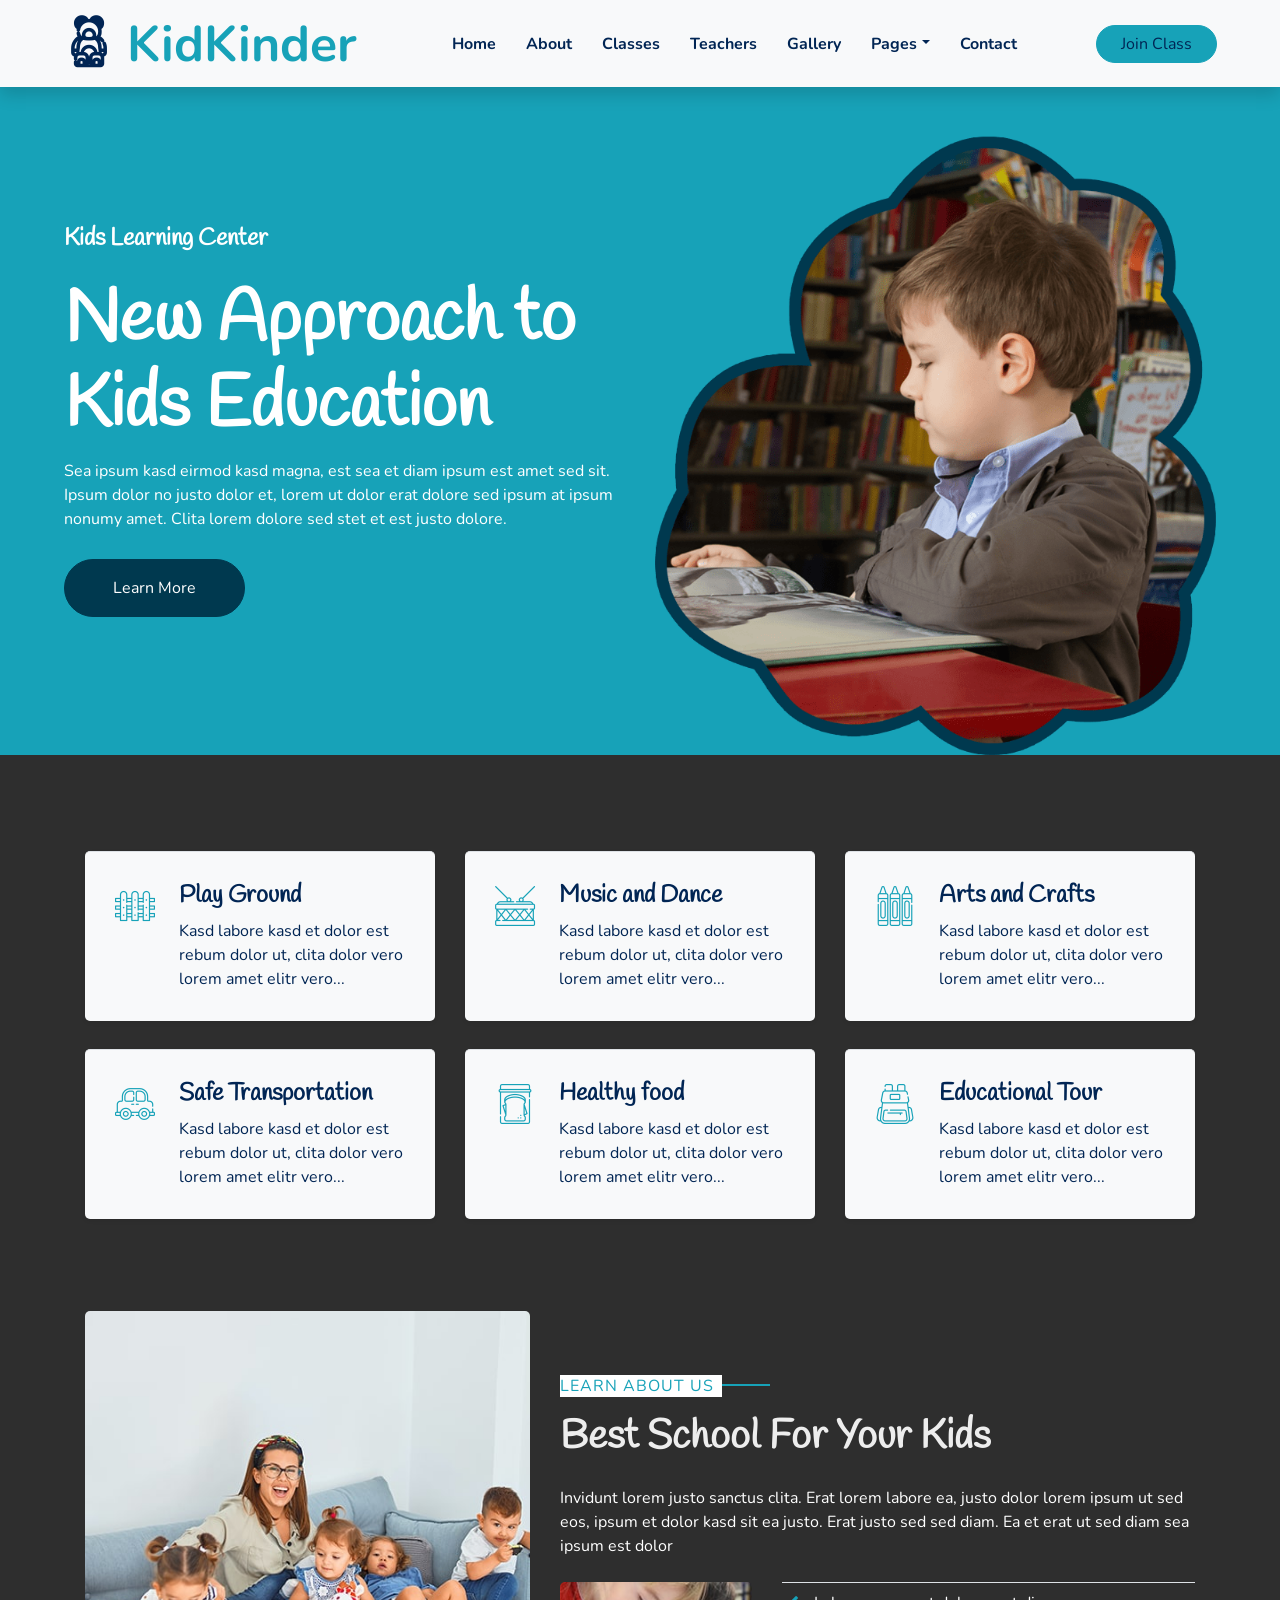
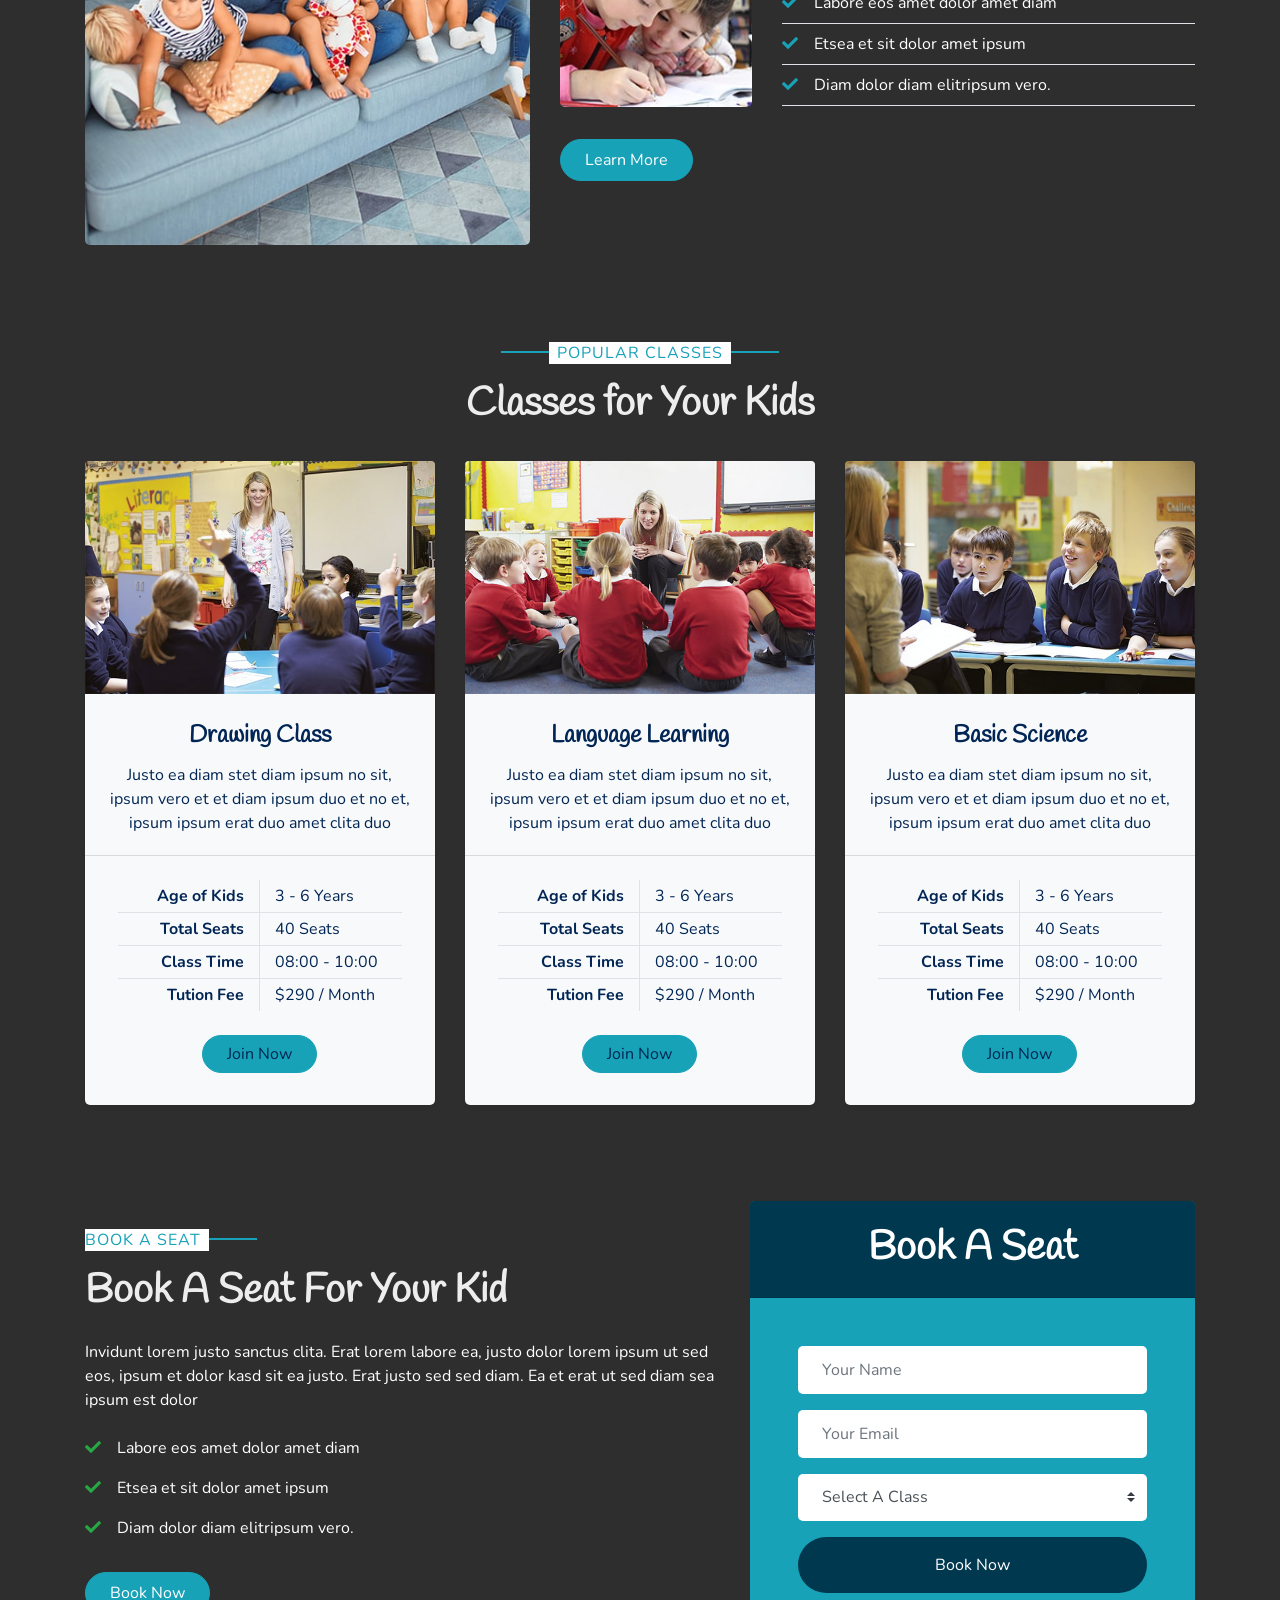
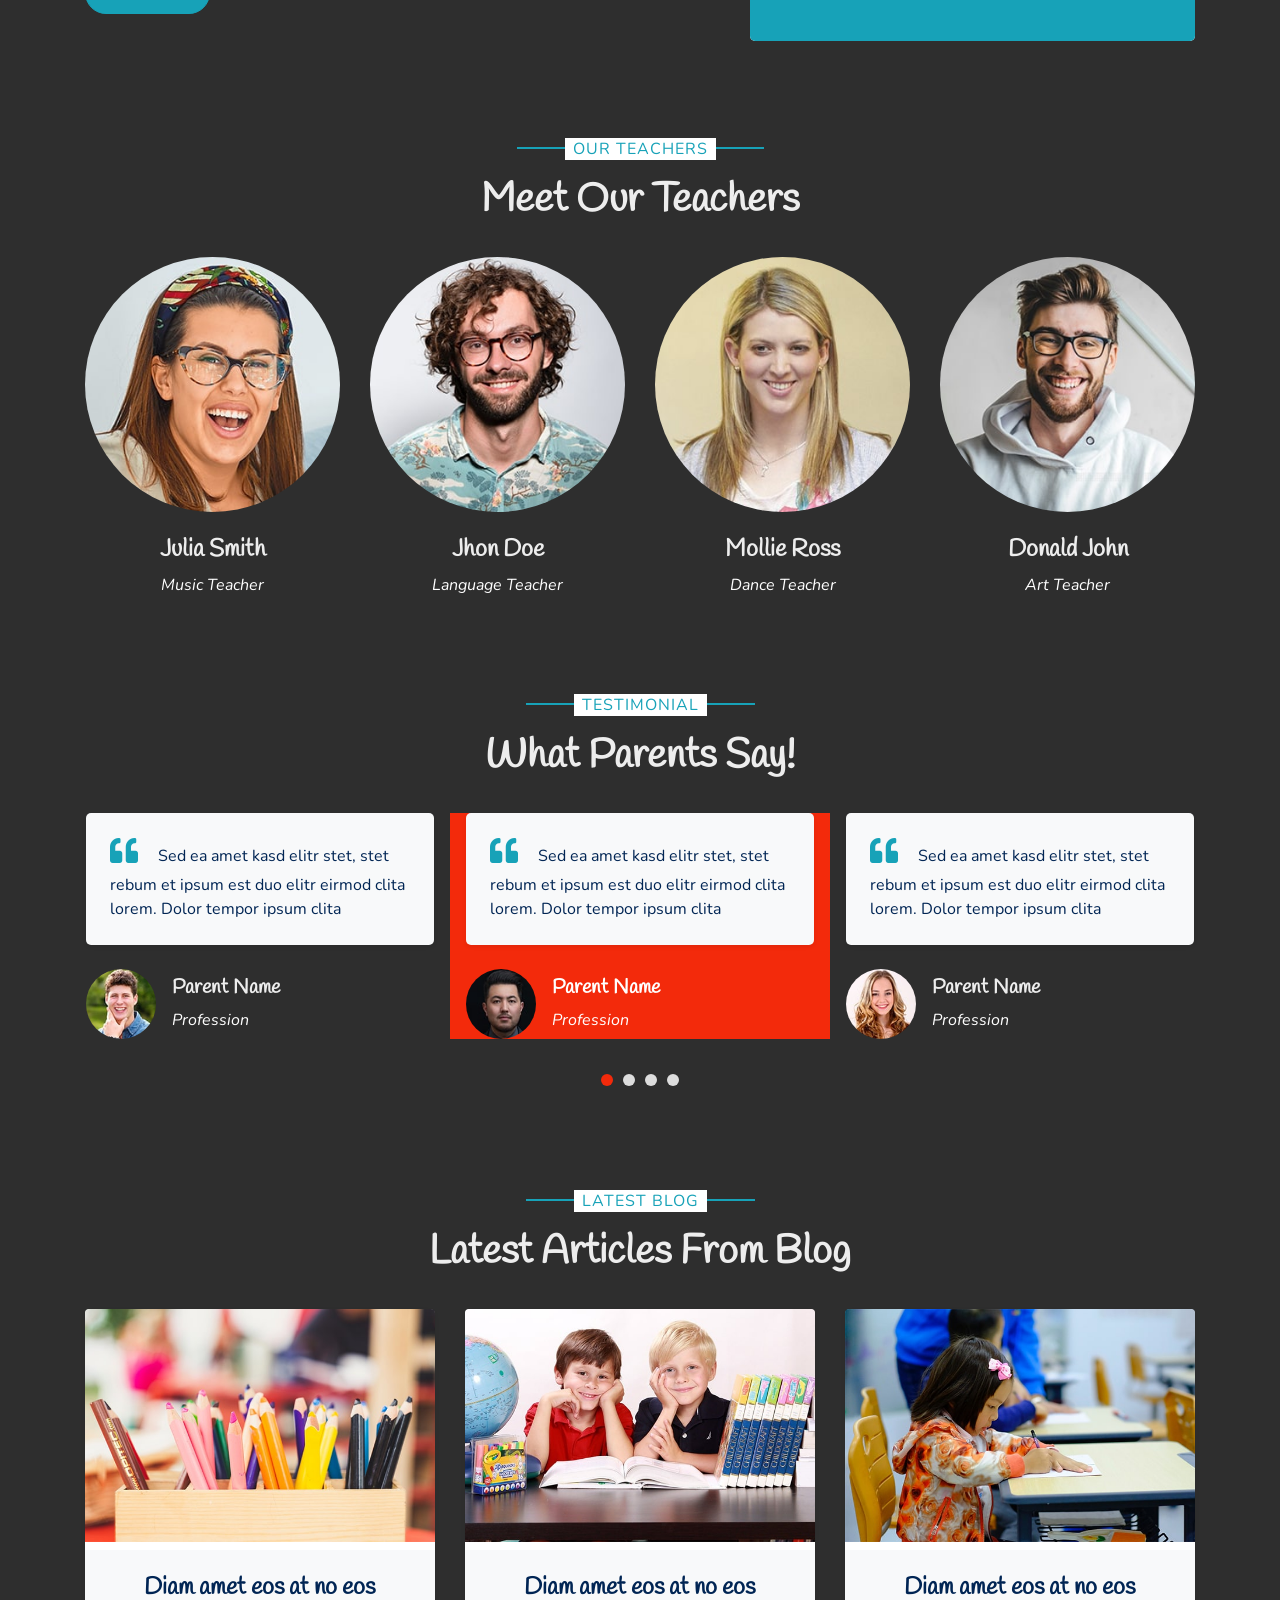
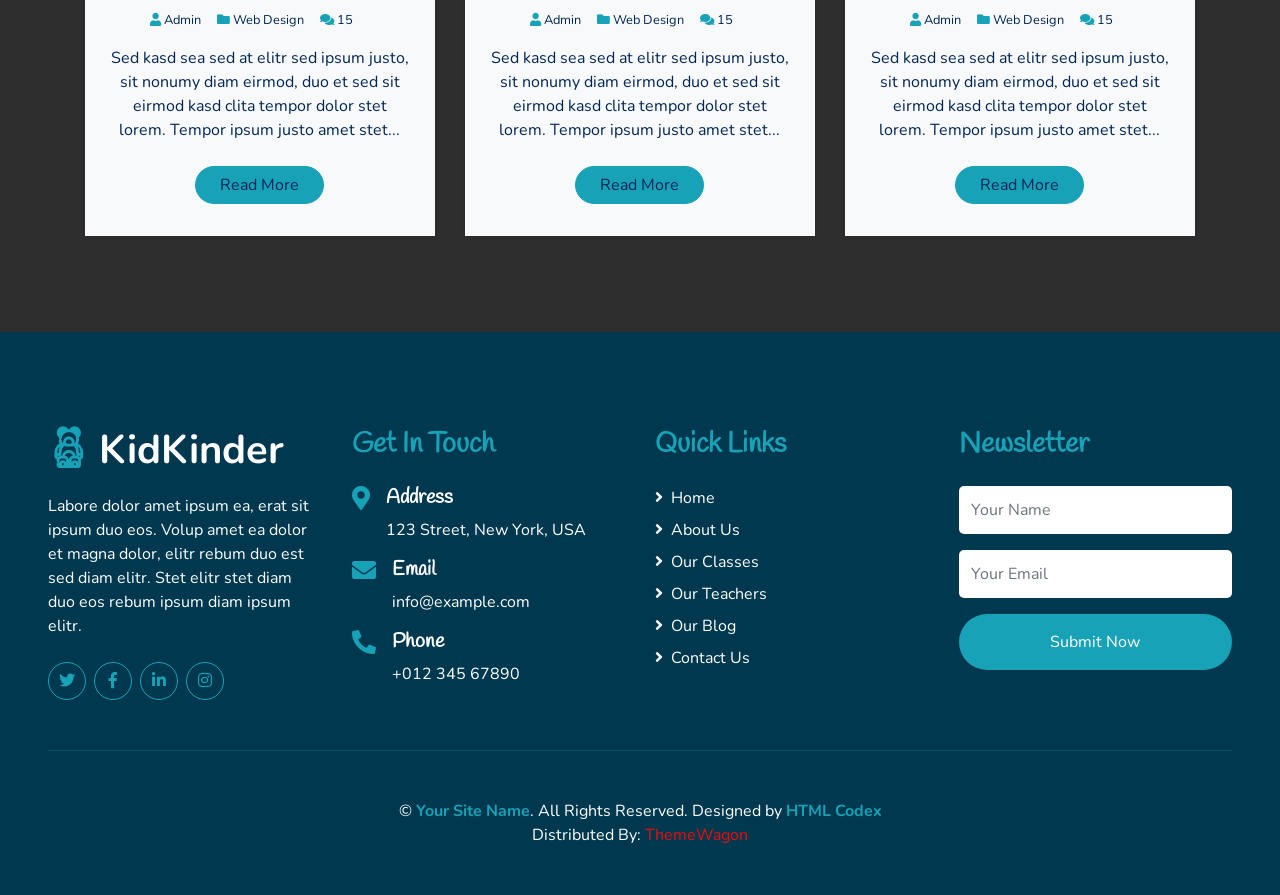
<file: APTECH-Team-4-Project-main/index.html>
<!DOCTYPE html>
<html lang="en">
  <head>
    <meta charset="utf-8" />
    <title>KidKinder - Kindergarten Website Template</title>
    <meta content="width=device-width, initial-scale=1.0" name="viewport" />
    <meta content="Free HTML Templates" name="keywords" />
    <meta content="Free HTML Templates" name="description" />

    <!-- Favicon -->
    <link href="img/favicon.ico" rel="icon" />

    <!-- Google Web Fonts -->
    <link rel="preconnect" href="https://fonts.gstatic.com" />
    <link
      href="https://fonts.googleapis.com/css2?family=Handlee&family=Nunito&display=swap"
      rel="stylesheet"
    />

    <!-- Font Awesome -->
    <link
      href="https://cdnjs.cloudflare.com/ajax/libs/font-awesome/5.10.0/css/all.min.css"
      rel="stylesheet"
    />

    <!-- Flaticon Font -->
    <link href="lib/flaticon/font/flaticon.css" rel="stylesheet" />

    <!-- Libraries Stylesheet -->
    <link href="lib/owlcarousel/assets/owl.carousel.min.css" rel="stylesheet" />
    <link href="lib/lightbox/css/lightbox.min.css" rel="stylesheet" />

    <!-- Customized Bootstrap Stylesheet -->
    <link href="css/style.css" rel="stylesheet" />
  </head>

  <body>
    <!-- Navbar Start -->
    <div class="container-fluid bg-light position-relative shadow">
      <nav
        class="navbar navbar-expand-lg bg-light navbar-light py-3 py-lg-0 px-0 px-lg-5"
      >
        <a
          href=""
          class="navbar-brand font-weight-bold text-secondary"
          style="font-size: 50px"
        >
          <i class="flaticon-043-teddy-bear"></i>
          <span class="text-primary">KidKinder</span>
        </a>
        <button
          type="button"
          class="navbar-toggler"
          data-toggle="collapse"
          data-target="#navbarCollapse"
        >
          <span class="navbar-toggler-icon"></span>
        </button>
        <div
          class="collapse navbar-collapse justify-content-between"
          id="navbarCollapse"
        >
          <div class="navbar-nav font-weight-bold mx-auto py-0">
            <a href="index.html" class="nav-item nav-link active">Home</a>
            <a href="about.html" class="nav-item nav-link">About</a>
            <a href="class.html" class="nav-item nav-link">Classes</a>
            <a href="team.html" class="nav-item nav-link">Teachers</a>
            <a href="gallery.html" class="nav-item nav-link">Gallery</a>
            <div class="nav-item dropdown">
              <a
                href="#"
                class="nav-link dropdown-toggle"
                data-toggle="dropdown"
                >Pages</a
              >
              <div class="dropdown-menu rounded-0 m-0">
                <a href="blog.html" class="dropdown-item">Blog Grid</a>
                <a href="single.html" class="dropdown-item">Blog Detail</a>
              </div>
            </div>
            <a href="contact.html" class="nav-item nav-link">Contact</a>
          </div>
          <a href="" class="btn btn-primary px-4">Join Class</a>
        </div>
      </nav>
    </div>
    <!-- Navbar End -->

    <!-- Header Start -->
    <div class="container-fluid bg-primary px-0 px-md-5 mb-5">
      <div class="row align-items-center px-3">
        <div class="col-lg-6 text-center text-lg-left">
          <h4 class="text-white mb-4 mt-5 mt-lg-0">Kids Learning Center</h4>
          <h1 class="display-3 font-weight-bold text-white">
            New Approach to Kids Education
          </h1>
          <p class="text-white mb-4">
            Sea ipsum kasd eirmod kasd magna, est sea et diam ipsum est amet sed
            sit. Ipsum dolor no justo dolor et, lorem ut dolor erat dolore sed
            ipsum at ipsum nonumy amet. Clita lorem dolore sed stet et est justo
            dolore.
          </p>
          <a href="" class="btn btn-secondary mt-1 py-3 px-5">Learn More</a>
        </div>
        <div class="col-lg-6 text-center text-lg-right">
          <img class="img-fluid mt-5" src="img/header.png" alt="" />
        </div>
      </div>
    </div>
    <!-- Header End -->

    <!-- Facilities Start -->
    <div class="container-fluid pt-5">
      <div class="container pb-3">
        <div class="row">
          <div class="col-lg-4 col-md-6 pb-1">
            <div
              class="d-flex bg-light shadow-sm border-top rounded mb-4"
              style="padding: 30px"
            >
              <i
                class="flaticon-050-fence h1 font-weight-normal text-primary mb-3"
              ></i>
              <div class="pl-4">
                <h4>Play Ground</h4>
                <p class="m-0">
                  Kasd labore kasd et dolor est rebum dolor ut, clita dolor vero
                  lorem amet elitr vero...
                </p>
              </div>
            </div>
          </div>
          <div class="col-lg-4 col-md-6 pb-1">
            <div
              class="d-flex bg-light shadow-sm border-top rounded mb-4"
              style="padding: 30px"
            >
              <i
                class="flaticon-022-drum h1 font-weight-normal text-primary mb-3"
              ></i>
              <div class="pl-4">
                <h4>Music and Dance</h4>
                <p class="m-0">
                  Kasd labore kasd et dolor est rebum dolor ut, clita dolor vero
                  lorem amet elitr vero...
                </p>
              </div>
            </div>
          </div>
          <div class="col-lg-4 col-md-6 pb-1">
            <div
              class="d-flex bg-light shadow-sm border-top rounded mb-4"
              style="padding: 30px"
            >
              <i
                class="flaticon-030-crayons h1 font-weight-normal text-primary mb-3"
              ></i>
              <div class="pl-4">
                <h4>Arts and Crafts</h4>
                <p class="m-0">
                  Kasd labore kasd et dolor est rebum dolor ut, clita dolor vero
                  lorem amet elitr vero...
                </p>
              </div>
            </div>
          </div>
          <div class="col-lg-4 col-md-6 pb-1">
            <div
              class="d-flex bg-light shadow-sm border-top rounded mb-4"
              style="padding: 30px"
            >
              <i
                class="flaticon-017-toy-car h1 font-weight-normal text-primary mb-3"
              ></i>
              <div class="pl-4">
                <h4>Safe Transportation</h4>
                <p class="m-0">
                  Kasd labore kasd et dolor est rebum dolor ut, clita dolor vero
                  lorem amet elitr vero...
                </p>
              </div>
            </div>
          </div>
          <div class="col-lg-4 col-md-6 pb-1">
            <div
              class="d-flex bg-light shadow-sm border-top rounded mb-4"
              style="padding: 30px"
            >
              <i
                class="flaticon-025-sandwich h1 font-weight-normal text-primary mb-3"
              ></i>
              <div class="pl-4">
                <h4>Healthy food</h4>
                <p class="m-0">
                  Kasd labore kasd et dolor est rebum dolor ut, clita dolor vero
                  lorem amet elitr vero...
                </p>
              </div>
            </div>
          </div>
          <div class="col-lg-4 col-md-6 pb-1">
            <div
              class="d-flex bg-light shadow-sm border-top rounded mb-4"
              style="padding: 30px"
            >
              <i
                class="flaticon-047-backpack h1 font-weight-normal text-primary mb-3"
              ></i>
              <div class="pl-4">
                <h4>Educational Tour</h4>
                <p class="m-0">
                  Kasd labore kasd et dolor est rebum dolor ut, clita dolor vero
                  lorem amet elitr vero...
                </p>
              </div>
            </div>
          </div>
        </div>
      </div>
    </div>
    <!-- Facilities Start -->

    <!-- About Start -->
    <div class="container-fluid py-5">
      <div class="container">
        <div class="row align-items-center">
          <div class="col-lg-5">
            <img
              class="img-fluid rounded mb-5 mb-lg-0"
              src="img/about-1.jpg"
              alt=""
            />
          </div>
          <div class="col-lg-7">
            <p class="section-title pr-5">
              <span class="pr-2">Learn About Us</span>
            </p>
            <h1 class="mb-4">Best School For Your Kids</h1>
            <p>
              Invidunt lorem justo sanctus clita. Erat lorem labore ea, justo
              dolor lorem ipsum ut sed eos, ipsum et dolor kasd sit ea justo.
              Erat justo sed sed diam. Ea et erat ut sed diam sea ipsum est
              dolor
            </p>
            <div class="row pt-2 pb-4">
              <div class="col-6 col-md-4">
                <img class="img-fluid rounded" src="img/about-2.jpg" alt="" />
              </div>
              <div class="col-6 col-md-8">
                <ul class="list-inline m-0">
                  <li class="py-2 border-top border-bottom">
                    <i class="fa fa-check text-primary mr-3"></i>Labore eos amet
                    dolor amet diam
                  </li>
                  <li class="py-2 border-bottom">
                    <i class="fa fa-check text-primary mr-3"></i>Etsea et sit
                    dolor amet ipsum
                  </li>
                  <li class="py-2 border-bottom">
                    <i class="fa fa-check text-primary mr-3"></i>Diam dolor diam
                    elitripsum vero.
                  </li>
                </ul>
              </div>
            </div>
            <a href="" class="btn btn-primary mt-2 py-2 px-4">Learn More</a>
          </div>
        </div>
      </div>
    </div>
    <!-- About End -->

    <!-- Class Start -->
    <div class="container-fluid pt-5">
      <div class="container">
        <div class="text-center pb-2">
          <p class="section-title px-5">
            <span class="px-2">Popular Classes</span>
          </p>
          <h1 class="mb-4">Classes for Your Kids</h1>
        </div>
        <div class="row">
          <div class="col-lg-4 mb-5">
            <div class="card border-0 bg-light shadow-sm pb-2">
              <img class="card-img-top mb-2" src="img/class-1.jpg" alt="" />
              <div class="card-body text-center">
                <h4 class="card-title">Drawing Class</h4>
                <p class="card-text">
                  Justo ea diam stet diam ipsum no sit, ipsum vero et et diam
                  ipsum duo et no et, ipsum ipsum erat duo amet clita duo
                </p>
              </div>
              <div class="card-footer bg-transparent py-4 px-5">
                <div class="row border-bottom">
                  <div class="col-6 py-1 text-right border-right">
                    <strong>Age of Kids</strong>
                  </div>
                  <div class="col-6 py-1">3 - 6 Years</div>
                </div>
                <div class="row border-bottom">
                  <div class="col-6 py-1 text-right border-right">
                    <strong>Total Seats</strong>
                  </div>
                  <div class="col-6 py-1">40 Seats</div>
                </div>
                <div class="row border-bottom">
                  <div class="col-6 py-1 text-right border-right">
                    <strong>Class Time</strong>
                  </div>
                  <div class="col-6 py-1">08:00 - 10:00</div>
                </div>
                <div class="row">
                  <div class="col-6 py-1 text-right border-right">
                    <strong>Tution Fee</strong>
                  </div>
                  <div class="col-6 py-1">$290 / Month</div>
                </div>
              </div>
              <a href="" class="btn btn-primary px-4 mx-auto mb-4">Join Now</a>
            </div>
          </div>
          <div class="col-lg-4 mb-5">
            <div class="card border-0 bg-light shadow-sm pb-2">
              <img class="card-img-top mb-2" src="img/class-2.jpg" alt="" />
              <div class="card-body text-center">
                <h4 class="card-title">Language Learning</h4>
                <p class="card-text">
                  Justo ea diam stet diam ipsum no sit, ipsum vero et et diam
                  ipsum duo et no et, ipsum ipsum erat duo amet clita duo
                </p>
              </div>
              <div class="card-footer bg-transparent py-4 px-5">
                <div class="row border-bottom">
                  <div class="col-6 py-1 text-right border-right">
                    <strong>Age of Kids</strong>
                  </div>
                  <div class="col-6 py-1">3 - 6 Years</div>
                </div>
                <div class="row border-bottom">
                  <div class="col-6 py-1 text-right border-right">
                    <strong>Total Seats</strong>
                  </div>
                  <div class="col-6 py-1">40 Seats</div>
                </div>
                <div class="row border-bottom">
                  <div class="col-6 py-1 text-right border-right">
                    <strong>Class Time</strong>
                  </div>
                  <div class="col-6 py-1">08:00 - 10:00</div>
                </div>
                <div class="row">
                  <div class="col-6 py-1 text-right border-right">
                    <strong>Tution Fee</strong>
                  </div>
                  <div class="col-6 py-1">$290 / Month</div>
                </div>
              </div>
              <a href="" class="btn btn-primary px-4 mx-auto mb-4">Join Now</a>
            </div>
          </div>
          <div class="col-lg-4 mb-5">
            <div class="card border-0 bg-light shadow-sm pb-2">
              <img class="card-img-top mb-2" src="img/class-3.jpg" alt="" />
              <div class="card-body text-center">
                <h4 class="card-title">Basic Science</h4>
                <p class="card-text">
                  Justo ea diam stet diam ipsum no sit, ipsum vero et et diam
                  ipsum duo et no et, ipsum ipsum erat duo amet clita duo
                </p>
              </div>
              <div class="card-footer bg-transparent py-4 px-5">
                <div class="row border-bottom">
                  <div class="col-6 py-1 text-right border-right">
                    <strong>Age of Kids</strong>
                  </div>
                  <div class="col-6 py-1">3 - 6 Years</div>
                </div>
                <div class="row border-bottom">
                  <div class="col-6 py-1 text-right border-right">
                    <strong>Total Seats</strong>
                  </div>
                  <div class="col-6 py-1">40 Seats</div>
                </div>
                <div class="row border-bottom">
                  <div class="col-6 py-1 text-right border-right">
                    <strong>Class Time</strong>
                  </div>
                  <div class="col-6 py-1">08:00 - 10:00</div>
                </div>
                <div class="row">
                  <div class="col-6 py-1 text-right border-right">
                    <strong>Tution Fee</strong>
                  </div>
                  <div class="col-6 py-1">$290 / Month</div>
                </div>
              </div>
              <a href="" class="btn btn-primary px-4 mx-auto mb-4">Join Now</a>
            </div>
          </div>
        </div>
      </div>
    </div>
    <!-- Class End -->

    <!-- Registration Start -->
    <div class="container-fluid py-5">
      <div class="container">
        <div class="row align-items-center">
          <div class="col-lg-7 mb-5 mb-lg-0">
            <p class="section-title pr-5">
              <span class="pr-2">Book A Seat</span>
            </p>
            <h1 class="mb-4">Book A Seat For Your Kid</h1>
            <p>
              Invidunt lorem justo sanctus clita. Erat lorem labore ea, justo
              dolor lorem ipsum ut sed eos, ipsum et dolor kasd sit ea justo.
              Erat justo sed sed diam. Ea et erat ut sed diam sea ipsum est
              dolor
            </p>
            <ul class="list-inline m-0">
              <li class="py-2">
                <i class="fa fa-check text-success mr-3"></i>Labore eos amet
                dolor amet diam
              </li>
              <li class="py-2">
                <i class="fa fa-check text-success mr-3"></i>Etsea et sit dolor
                amet ipsum
              </li>
              <li class="py-2">
                <i class="fa fa-check text-success mr-3"></i>Diam dolor diam
                elitripsum vero.
              </li>
            </ul>
            <a href="" class="btn btn-primary mt-4 py-2 px-4">Book Now</a>
          </div>
          <div class="col-lg-5">
            <div class="card border-0">
              <div class="card-header bg-secondary text-center p-4">
                <h1 class="text-white m-0">Book A Seat</h1>
              </div>
              <div class="card-body rounded-bottom bg-primary p-5">
                <form>
                  <div class="form-group">
                    <input
                      type="text"
                      class="form-control border-0 p-4"
                      placeholder="Your Name"
                      required="required"
                    />
                  </div>
                  <div class="form-group">
                    <input
                      type="email"
                      class="form-control border-0 p-4"
                      placeholder="Your Email"
                      required="required"
                    />
                  </div>
                  <div class="form-group">
                    <select
                      class="custom-select border-0 px-4"
                      style="height: 47px"
                    >
                      <option selected>Select A Class</option>
                      <option value="1">Class 1</option>
                      <option value="2">Class 1</option>
                      <option value="3">Class 1</option>
                    </select>
                  </div>
                  <div>
                    <button
                      class="btn btn-secondary btn-block border-0 py-3"
                      type="submit"
                    >
                      Book Now
                    </button>
                  </div>
                </form>
              </div>
            </div>
          </div>
        </div>
      </div>
    </div>
    <!-- Registration End -->

    <!-- Team Start -->
    <div class="container-fluid pt-5">
      <div class="container">
        <div class="text-center pb-2">
          <p class="section-title px-5">
            <span class="px-2">Our Teachers</span>
          </p>
          <h1 class="mb-4">Meet Our Teachers</h1>
        </div>
        <div class="row">
          <div class="col-md-6 col-lg-3 text-center team mb-5">
            <div
              class="position-relative overflow-hidden mb-4"
              style="border-radius: 100%"
            >
              <img class="img-fluid w-100" src="img/team-1.jpg" alt="" />
              <div
                class="team-social d-flex align-items-center justify-content-center w-100 h-100 position-absolute"
              >
                <a
                  class="btn btn-outline-light text-center mr-2 px-0"
                  style="width: 38px; height: 38px"
                  href="#"
                  ><i class="fab fa-twitter"></i
                ></a>
                <a
                  class="btn btn-outline-light text-center mr-2 px-0"
                  style="width: 38px; height: 38px"
                  href="#"
                  ><i class="fab fa-facebook-f"></i
                ></a>
                <a
                  class="btn btn-outline-light text-center px-0"
                  style="width: 38px; height: 38px"
                  href="#"
                  ><i class="fab fa-linkedin-in"></i
                ></a>
              </div>
            </div>
            <h4>Julia Smith</h4>
            <i>Music Teacher</i>
          </div>
          <div class="col-md-6 col-lg-3 text-center team mb-5">
            <div
              class="position-relative overflow-hidden mb-4"
              style="border-radius: 100%"
            >
              <img class="img-fluid w-100" src="img/team-2.jpg" alt="" />
              <div
                class="team-social d-flex align-items-center justify-content-center w-100 h-100 position-absolute"
              >
                <a
                  class="btn btn-outline-light text-center mr-2 px-0"
                  style="width: 38px; height: 38px"
                  href="#"
                  ><i class="fab fa-twitter"></i
                ></a>
                <a
                  class="btn btn-outline-light text-center mr-2 px-0"
                  style="width: 38px; height: 38px"
                  href="#"
                  ><i class="fab fa-facebook-f"></i
                ></a>
                <a
                  class="btn btn-outline-light text-center px-0"
                  style="width: 38px; height: 38px"
                  href="#"
                  ><i class="fab fa-linkedin-in"></i
                ></a>
              </div>
            </div>
            <h4>Jhon Doe</h4>
            <i>Language Teacher</i>
          </div>
          <div class="col-md-6 col-lg-3 text-center team mb-5">
            <div
              class="position-relative overflow-hidden mb-4"
              style="border-radius: 100%"
            >
              <img class="img-fluid w-100" src="img/team-3.jpg" alt="" />
              <div
                class="team-social d-flex align-items-center justify-content-center w-100 h-100 position-absolute"
              >
                <a
                  class="btn btn-outline-light text-center mr-2 px-0"
                  style="width: 38px; height: 38px"
                  href="#"
                  ><i class="fab fa-twitter"></i
                ></a>
                <a
                  class="btn btn-outline-light text-center mr-2 px-0"
                  style="width: 38px; height: 38px"
                  href="#"
                  ><i class="fab fa-facebook-f"></i
                ></a>
                <a
                  class="btn btn-outline-light text-center px-0"
                  style="width: 38px; height: 38px"
                  href="#"
                  ><i class="fab fa-linkedin-in"></i
                ></a>
              </div>
            </div>
            <h4>Mollie Ross</h4>
            <i>Dance Teacher</i>
          </div>
          <div class="col-md-6 col-lg-3 text-center team mb-5">
            <div
              class="position-relative overflow-hidden mb-4"
              style="border-radius: 100%"
            >
              <img class="img-fluid w-100" src="img/team-4.jpg" alt="" />
              <div
                class="team-social d-flex align-items-center justify-content-center w-100 h-100 position-absolute"
              >
                <a
                  class="btn btn-outline-light text-center mr-2 px-0"
                  style="width: 38px; height: 38px"
                  href="#"
                  ><i class="fab fa-twitter"></i
                ></a>
                <a
                  class="btn btn-outline-light text-center mr-2 px-0"
                  style="width: 38px; height: 38px"
                  href="#"
                  ><i class="fab fa-facebook-f"></i
                ></a>
                <a
                  class="btn btn-outline-light text-center px-0"
                  style="width: 38px; height: 38px"
                  href="#"
                  ><i class="fab fa-linkedin-in"></i
                ></a>
              </div>
            </div>
            <h4>Donald John</h4>
            <i>Art Teacher</i>
          </div>
        </div>
      </div>
    </div>
    <!-- Team End -->

    <!-- Testimonial Start -->
    <div class="container-fluid py-5">
      <div class="container p-0">
        <div class="text-center pb-2">
          <p class="section-title px-5">
            <span class="px-2">Testimonial</span>
          </p>
          <h1 class="mb-4">What Parents Say!</h1>
        </div>
        <div class="owl-carousel testimonial-carousel">
          <div class="testimonial-item px-3">
            <div class="bg-light shadow-sm rounded mb-4 p-4">
              <h3 class="fas fa-quote-left text-primary mr-3"></h3>
              Sed ea amet kasd elitr stet, stet rebum et ipsum est duo elitr
              eirmod clita lorem. Dolor tempor ipsum clita
            </div>
            <div class="d-flex align-items-center">
              <img
                class="rounded-circle"
                src="img/testimonial-1.jpg"
                style="width: 70px; height: 70px"
                alt="Image"
              />
              <div class="pl-3">
                <h5>Parent Name</h5>
                <i>Profession</i>
              </div>
            </div>
          </div>
          <div class="testimonial-item px-3">
            <div class="bg-light shadow-sm rounded mb-4 p-4">
              <h3 class="fas fa-quote-left text-primary mr-3"></h3>
              Sed ea amet kasd elitr stet, stet rebum et ipsum est duo elitr
              eirmod clita lorem. Dolor tempor ipsum clita
            </div>
            <div class="d-flex align-items-center">
              <img
                class="rounded-circle"
                src="img/testimonial-2.jpg"
                style="width: 70px; height: 70px"
                alt="Image"
              />
              <div class="pl-3">
                <h5>Parent Name</h5>
                <i>Profession</i>
              </div>
            </div>
          </div>
          <div class="testimonial-item px-3">
            <div class="bg-light shadow-sm rounded mb-4 p-4">
              <h3 class="fas fa-quote-left text-primary mr-3"></h3>
              Sed ea amet kasd elitr stet, stet rebum et ipsum est duo elitr
              eirmod clita lorem. Dolor tempor ipsum clita
            </div>
            <div class="d-flex align-items-center">
              <img
                class="rounded-circle"
                src="img/testimonial-3.jpg"
                style="width: 70px; height: 70px"
                alt="Image"
              />
              <div class="pl-3">
                <h5>Parent Name</h5>
                <i>Profession</i>
              </div>
            </div>
          </div>
          <div class="testimonial-item px-3">
            <div class="bg-light shadow-sm rounded mb-4 p-4">
              <h3 class="fas fa-quote-left text-primary mr-3"></h3>
              Sed ea amet kasd elitr stet, stet rebum et ipsum est duo elitr
              eirmod clita lorem. Dolor tempor ipsum clita
            </div>
            <div class="d-flex align-items-center">
              <img
                class="rounded-circle"
                src="img/testimonial-4.jpg"
                style="width: 70px; height: 70px"
                alt="Image"
              />
              <div class="pl-3">
                <h5>Parent Name</h5>
                <i>Profession</i>
              </div>
            </div>
          </div>
        </div>
      </div>
    </div>
    <!-- Testimonial End -->

    <!-- Blog Start -->
    <div class="container-fluid pt-5">
      <div class="container">
        <div class="text-center pb-2">
          <p class="section-title px-5">
            <span class="px-2">Latest Blog</span>
          </p>
          <h1 class="mb-4">Latest Articles From Blog</h1>
        </div>
        <div class="row pb-3">
          <div class="col-lg-4 mb-4">
            <div class="card border-0 shadow-sm mb-2">
              <img class="card-img-top mb-2" src="img/blog-1.jpg" alt="" />
              <div class="card-body bg-light text-center p-4">
                <h4 class="">Diam amet eos at no eos</h4>
                <div class="d-flex justify-content-center mb-3">
                  <small class="mr-3"
                    ><i class="fa fa-user text-primary"></i> Admin</small
                  >
                  <small class="mr-3"
                    ><i class="fa fa-folder text-primary"></i> Web Design</small
                  >
                  <small class="mr-3"
                    ><i class="fa fa-comments text-primary"></i> 15</small
                  >
                </div>
                <p>
                  Sed kasd sea sed at elitr sed ipsum justo, sit nonumy diam
                  eirmod, duo et sed sit eirmod kasd clita tempor dolor stet
                  lorem. Tempor ipsum justo amet stet...
                </p>
                <a href="" class="btn btn-primary px-4 mx-auto my-2"
                  >Read More</a
                >
              </div>
            </div>
          </div>
          <div class="col-lg-4 mb-4">
            <div class="card border-0 shadow-sm mb-2">
              <img class="card-img-top mb-2" src="img/blog-2.jpg" alt="" />
              <div class="card-body bg-light text-center p-4">
                <h4 class="">Diam amet eos at no eos</h4>
                <div class="d-flex justify-content-center mb-3">
                  <small class="mr-3"
                    ><i class="fa fa-user text-primary"></i> Admin</small
                  >
                  <small class="mr-3"
                    ><i class="fa fa-folder text-primary"></i> Web Design</small
                  >
                  <small class="mr-3"
                    ><i class="fa fa-comments text-primary"></i> 15</small
                  >
                </div>
                <p>
                  Sed kasd sea sed at elitr sed ipsum justo, sit nonumy diam
                  eirmod, duo et sed sit eirmod kasd clita tempor dolor stet
                  lorem. Tempor ipsum justo amet stet...
                </p>
                <a href="" class="btn btn-primary px-4 mx-auto my-2"
                  >Read More</a
                >
              </div>
            </div>
          </div>
          <div class="col-lg-4 mb-4">
            <div class="card border-0 shadow-sm mb-2">
              <img class="card-img-top mb-2" src="img/blog-3.jpg" alt="" />
              <div class="card-body bg-light text-center p-4">
                <h4 class="">Diam amet eos at no eos</h4>
                <div class="d-flex justify-content-center mb-3">
                  <small class="mr-3"
                    ><i class="fa fa-user text-primary"></i> Admin</small
                  >
                  <small class="mr-3"
                    ><i class="fa fa-folder text-primary"></i> Web Design</small
                  >
                  <small class="mr-3"
                    ><i class="fa fa-comments text-primary"></i> 15</small
                  >
                </div>
                <p>
                  Sed kasd sea sed at elitr sed ipsum justo, sit nonumy diam
                  eirmod, duo et sed sit eirmod kasd clita tempor dolor stet
                  lorem. Tempor ipsum justo amet stet...
                </p>
                <a href="" class="btn btn-primary px-4 mx-auto my-2"
                  >Read More</a
                >
              </div>
            </div>
          </div>
        </div>
      </div>
    </div>
    <!-- Blog End -->

    <!-- Footer Start -->
    <div
      class="container-fluid bg-secondary text-white mt-5 py-5 px-sm-3 px-md-5"
    >
      <div class="row pt-5">
        <div class="col-lg-3 col-md-6 mb-5">
          <a
            href=""
            class="navbar-brand font-weight-bold text-primary m-0 mb-4 p-0"
            style="font-size: 40px; line-height: 40px"
          >
            <i class="flaticon-043-teddy-bear"></i>
            <span class="text-white">KidKinder</span>
          </a>
          <p>
            Labore dolor amet ipsum ea, erat sit ipsum duo eos. Volup amet ea
            dolor et magna dolor, elitr rebum duo est sed diam elitr. Stet elitr
            stet diam duo eos rebum ipsum diam ipsum elitr.
          </p>
          <div class="d-flex justify-content-start mt-4">
            <a
              class="btn btn-outline-primary rounded-circle text-center mr-2 px-0"
              style="width: 38px; height: 38px"
              href="#"
              ><i class="fab fa-twitter"></i
            ></a>
            <a
              class="btn btn-outline-primary rounded-circle text-center mr-2 px-0"
              style="width: 38px; height: 38px"
              href="#"
              ><i class="fab fa-facebook-f"></i
            ></a>
            <a
              class="btn btn-outline-primary rounded-circle text-center mr-2 px-0"
              style="width: 38px; height: 38px"
              href="#"
              ><i class="fab fa-linkedin-in"></i
            ></a>
            <a
              class="btn btn-outline-primary rounded-circle text-center mr-2 px-0"
              style="width: 38px; height: 38px"
              href="#"
              ><i class="fab fa-instagram"></i
            ></a>
          </div>
        </div>
        <div class="col-lg-3 col-md-6 mb-5">
          <h3 class="text-primary mb-4">Get In Touch</h3>
          <div class="d-flex">
            <h4 class="fa fa-map-marker-alt text-primary"></h4>
            <div class="pl-3">
              <h5 class="text-white">Address</h5>
              <p>123 Street, New York, USA</p>
            </div>
          </div>
          <div class="d-flex">
            <h4 class="fa fa-envelope text-primary"></h4>
            <div class="pl-3">
              <h5 class="text-white">Email</h5>
              <p>info@example.com</p>
            </div>
          </div>
          <div class="d-flex">
            <h4 class="fa fa-phone-alt text-primary"></h4>
            <div class="pl-3">
              <h5 class="text-white">Phone</h5>
              <p>+012 345 67890</p>
            </div>
          </div>
        </div>
        <div class="col-lg-3 col-md-6 mb-5">
          <h3 class="text-primary mb-4">Quick Links</h3>
          <div class="d-flex flex-column justify-content-start">
            <a class="text-white mb-2" href="#"
              ><i class="fa fa-angle-right mr-2"></i>Home</a
            >
            <a class="text-white mb-2" href="#"
              ><i class="fa fa-angle-right mr-2"></i>About Us</a
            >
            <a class="text-white mb-2" href="#"
              ><i class="fa fa-angle-right mr-2"></i>Our Classes</a
            >
            <a class="text-white mb-2" href="#"
              ><i class="fa fa-angle-right mr-2"></i>Our Teachers</a
            >
            <a class="text-white mb-2" href="#"
              ><i class="fa fa-angle-right mr-2"></i>Our Blog</a
            >
            <a class="text-white" href="#"
              ><i class="fa fa-angle-right mr-2"></i>Contact Us</a
            >
          </div>
        </div>
        <div class="col-lg-3 col-md-6 mb-5">
          <h3 class="text-primary mb-4">Newsletter</h3>
          <form action="">
            <div class="form-group">
              <input
                type="text"
                class="form-control border-0 py-4"
                placeholder="Your Name"
                required="required"
              />
            </div>
            <div class="form-group">
              <input
                type="email"
                class="form-control border-0 py-4"
                placeholder="Your Email"
                required="required"
              />
            </div>
            <div>
              <button
                class="btn btn-primary btn-block border-0 py-3"
                type="submit"
              >
                Submit Now
              </button>
            </div>
          </form>
        </div>
      </div>
      <div
        class="container-fluid pt-5"
        style="border-top: 1px solid rgba(23, 162, 184, 0.2) ;"
      >
        <p class="m-0 text-center text-white">
          &copy;
          <a class="text-primary font-weight-bold" href="#">Your Site Name</a>.
          All Rights Reserved.

          <!--/*** This template is free as long as you keep the footer author’s credit link/attribution link/backlink. If you'd like to use the template without the footer author’s credit link/attribution link/backlink, you can purchase the Credit Removal License from "https://htmlcodex.com/credit-removal". Thank you for your support. ***/-->
          Designed by
          <a class="text-primary font-weight-bold" href="https://htmlcodex.com"
            >HTML Codex</a
          >
          <br />Distributed By:
          <a href="https://themewagon.com" target="_blank">ThemeWagon</a>
        </p>
      </div>
    </div>
    <!-- Footer End -->

    <!-- Back to Top -->
    <a href="#" class="btn btn-primary p-3 back-to-top"
      ><i class="fa fa-angle-double-up"></i
    ></a>

    <!-- JavaScript Libraries -->
    <script src="https://code.jquery.com/jquery-3.4.1.min.js"></script>
    <script src="https://stackpath.bootstrapcdn.com/bootstrap/4.4.1/js/bootstrap.bundle.min.js"></script>
    <script src="lib/easing/easing.min.js"></script>
    <script src="lib/owlcarousel/owl.carousel.min.js"></script>
    <script src="lib/isotope/isotope.pkgd.min.js"></script>
    <script src="lib/lightbox/js/lightbox.min.js"></script>

    <!-- Contact Javascript File -->
    <script src="mail/jqBootstrapValidation.min.js"></script>
    <script src="mail/contact.js"></script>

    <!-- Template Javascript -->
    <script src="js/main.js"></script>
  </body>
</html>
</file>
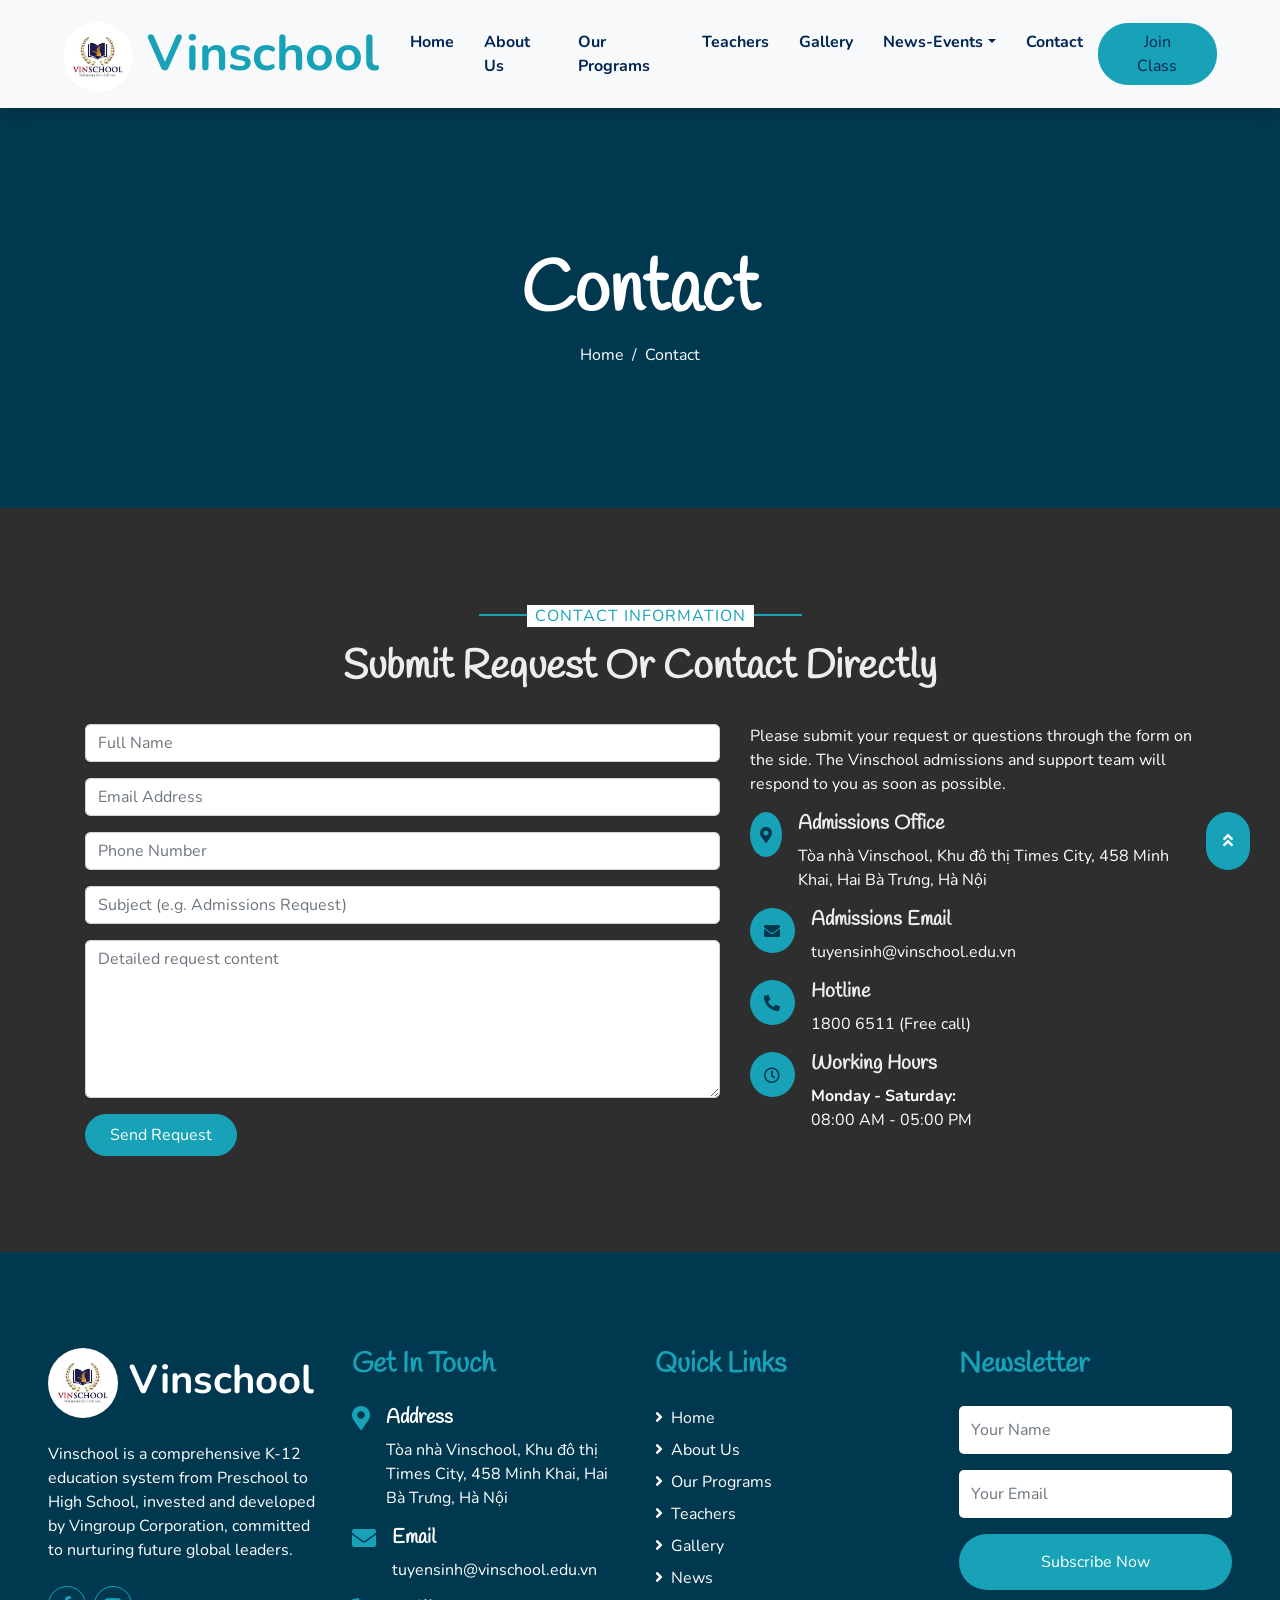
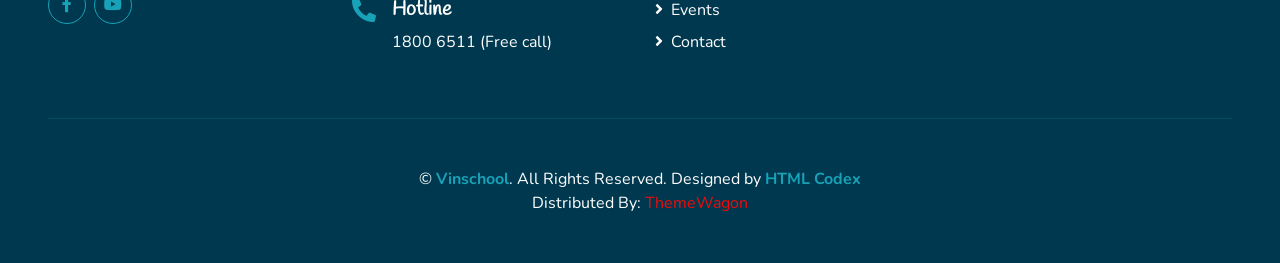
<file: contact.html>
<!DOCTYPE html>
<html lang="en">
<head>
    <meta charset="utf-8" />
    <title>Contact - Vinschool</title>
    <meta content="width=device-width, initial-scale=1.0" name="viewport" />
    <meta content="Vinschool Education System" name="keywords" />
    <meta content="Official Contact Page of Vinschool Education System" name="description" />
    <link href="img/favicon.ico" rel="icon" />
    <link rel="preconnect" href="https://fonts.gstatic.com" />
    <link href="https://fonts.googleapis.com/css2?family=Handlee&family=Nunito&display=swap" rel="stylesheet" />
    <link href="https://cdnjs.cloudflare.com/ajax/libs/font-awesome/5.10.0/css/all.min.css" rel="stylesheet" />
    <link href="lib/flaticon/font/flaticon.css" rel="stylesheet" />
    <link href="lib/owlcarousel/assets/owl.carousel.min.css" rel="stylesheet" />
    <link href="lib/lightbox/css/lightbox.min.css" rel="stylesheet" />
    <link href="css/style.css" rel="stylesheet" />
</head>
<body>
    <!-- Navbar Start -->
    <div class="container-fluid bg-light position-relative shadow">
      <nav
        class="navbar navbar-expand-lg bg-light navbar-light py-3 py-lg-0 px-0 px-lg-5"
      >
        <a
          href=""
          class="navbar-brand font-weight-bold text-secondary"
          style="font-size: 50px"
        >
             <img src="img/logo.jpg" alt="Book representing Vinschool" class="icon-book">
          <span class="text-primary">Vinschool</span>
        </a>
        <button
          type="button"
          class="navbar-toggler"
          data-toggle="collapse"
          data-target="#navbarCollapse"
        >
          <span class="navbar-toggler-icon"></span>
        </button>
        <div
          class="collapse navbar-collapse justify-content-between"
          id="navbarCollapse"
        >
          <div class="navbar-nav font-weight-bold mx-auto py-0">
            <a href="index.html" class="nav-item nav-link">Home</a>
            <a href="about.html" class="nav-item nav-link active">About Us</a>
            <a href="class.html" class="nav-item nav-link">Our Programs</a>
            <a href="team.html" class="nav-item nav-link">Teachers</a>
            <a href="gallery.html" class="nav-item nav-link">Gallery</a>
            <div class="nav-item dropdown">
              <a
                href="#"
                class="nav-link dropdown-toggle"
                data-toggle="dropdown"
                >News-Events</a
              >
              <div class="dropdown-menu rounded-0 m-0">
                <a href="blog.html" class="dropdown-item">News</a>
                <a href="single.html" class="dropdown-item">Events</a>
              </div>
            </div>
            <a href="contact.html" class="nav-item nav-link">Contact</a>
          </div>
          <a href="" class="btn btn-primary px-4">Join Class</a>
        </div>
      </nav>
    </div>
    <div class="container-fluid bg-secondary mb-5">
        <div class="d-flex flex-column align-items-center justify-content-center" style="min-height: 400px">
            <h3 class="display-3 font-weight-bold text-white">Contact</h3>
            <div class="d-inline-flex text-white">
                <p class="m-0"><a class="text-white" href="index.html">Home</a></p>
                <p class="m-0 px-2">/</p>
                <p class="m-0">Contact</p>
            </div>
        </div>
    </div>
    <div class="container-fluid pt-5">
        <div class="container">
            <div class="text-center pb-2">
                <p class="section-title px-5">
                    <span class="px-2">Contact Information</span>
                </p>
                <h1 class="mb-4">Submit Request Or Contact Directly</h1>
            </div>
            <div class="row">
                <div class="col-lg-7 mb-5">
                    <div class="contact-form">
                        <div id="success"></div>
                        <form name="sentMessage" id="contactForm" novalidate="novalidate">
                            <div class="control-group">
                                <input type="text" class="form-control" id="name" placeholder="Full Name"
                                    required="required"
                                    data-validation-required-message="Please enter your full name" />
                                <p class="help-block text-danger"></p>
                            </div>
                            <div class="control-group">
                                <input type="email" class="form-control" id="email" placeholder="Email Address"
                                    required="required"
                                    data-validation-required-message="Please enter your email address" />
                                <p class="help-block text-danger"></p>
                            </div>
                            <div class="control-group">
                                <input type="text" class="form-control" id="phone" placeholder="Phone Number"
                                    required="required"
                                    data-validation-required-message="Please enter your phone number" />
                                <p class="help-block text-danger"></p>
                            </div>
                            <div class="control-group">
                                <input type="text" class="form-control" id="subject"
                                    placeholder="Subject (e.g. Admissions Request)" required="required"
                                    data-validation-required-message="Please enter the subject" />
                                <p class="help-block text-danger"></p>
                            </div>
                            <div class="control-group">
                                <textarea class="form-control" rows="6" id="message"
                                    placeholder="Detailed request content" required="required"
                                    data-validation-required-message="Please enter your message content"></textarea>
                                <p class="help-block text-danger"></p>
                            </div>
                            <div>
                                <button class="btn btn-primary py-2 px-4" type="submit" id="sendMessageButton">
                                    Send Request
                                </button>
                            </div>
                        </form>
                    </div>
                </div>
                <div class="col-lg-5 mb-5">
                    <p>
                        Please submit your request or questions through the form on the side. The Vinschool admissions and support team
                        will respond to you as soon as possible.
                    </p>
                    <div class="d-flex">
                        <i class="fa fa-map-marker-alt d-inline-flex align-items-center justify-content-center bg-primary text-secondary rounded-circle"
                            style="width: 45px; height: 45px"></i>
                        <div class="pl-3">
                            <h5>Admissions Office</h5>
                            <p>Tòa nhà Vinschool, Khu đô thị Times City, 458 Minh Khai, Hai Bà Trưng, Hà Nội</p>
                        </div>
                    </div>
                    <div class="d-flex">
                        <i class="fa fa-envelope d-inline-flex align-items-center justify-content-center bg-primary text-secondary rounded-circle"
                            style="width: 45px; height: 45px"></i>
                        <div class="pl-3">
                            <h5>Admissions Email</h5>
                            <p>tuyensinh@vinschool.edu.vn</p>
                        </div>
                    </div>
                    <div class="d-flex">
                        <i class="fa fa-phone-alt d-inline-flex align-items-center justify-content-center bg-primary text-secondary rounded-circle"
                            style="width: 45px; height: 45px"></i>
                        <div class="pl-3">
                            <h5>Hotline</h5>
                            <p>1800 6511 (Free call)<grok-card data-id="add9ce" data-type="citation_card"></grok-card></p>
                        </div>
                    </div>
                    <div class="d-flex">
                        <i class="far fa-clock d-inline-flex align-items-center justify-content-center bg-primary text-secondary rounded-circle"
                            style="width: 45px; height: 45px"></i>
                        <div class="pl-3">
                            <h5>Working Hours</h5>
                            <strong>Monday - Saturday:</strong>
                            <p class="m-0">08:00 AM - 05:00 PM</p>
                        </div>
                    </div>
                </div>
            </div>
        </div>
    </div>
    <!-- Footer Start -->
    <div
      class="container-fluid bg-secondary text-white mt-5 py-5 px-sm-3 px-md-5"
    >
      <div class="row pt-5">
        <div class="col-lg-3 col-md-6 mb-5">
          <a
            href=""
            class="navbar-brand font-weight-bold text-primary m-0 mb-4 p-0"
            style="font-size: 40px; line-height: 40px"
          >
               <img src="img/logo.jpg" alt="Book representing Vinschool" class="icon-book">
            <span class="text-white">Vinschool</span>
        </a>
          <p>
            Vinschool is a comprehensive K-12 education system from Preschool to High School, invested and developed by Vingroup Corporation, committed to nurturing future global leaders.
          </p>
          <div class="d-flex justify-content-start mt-4">
            <a
              class="btn btn-outline-primary rounded-circle text-center mr-2 px-0"
              style="width: 38px; height: 38px"
              href="https://www.facebook.com/vinschool.vn/"
              target="_blank"
              ><i class="fab fa-facebook-f"></i
            ></a>
            <a
              class="btn btn-outline-primary rounded-circle text-center mr-2 px-0"
              style="width: 38px; height: 38px"
              href="https://www.youtube.com/channel/UCmRcPP6WcUJhGu_DvwceUrA"
              target="_blank"
              ><i class="fab fa-youtube"></i
            ></a>
          </div>
        </div>
        <div class="col-lg-3 col-md-6 mb-5">
          <h3 class="text-primary mb-4">Get In Touch</h3>
          <div class="d-flex">
            <h4 class="fa fa-map-marker-alt text-primary"></h4>
            <div class="pl-3">
              <h5 class="text-white">Address</h5>
              <p>Tòa nhà Vinschool, Khu đô thị Times City, 458 Minh Khai, Hai Bà Trưng, Hà Nội</p>
            </div>
          </div>
          <div class="d-flex">
            <h4 class="fa fa-envelope text-primary"></h4>
            <div class="pl-3">
              <h5 class="text-white">Email</h5>
              <p>tuyensinh@vinschool.edu.vn</p>
            </div>
          </div>
          <div class="d-flex">
            <h4 class="fa fa-phone-alt text-primary"></h4>
            <div class="pl-3">
              <h5 class="text-white">Hotline</h5>
              <p>1800 6511 (Free call)</p>
            </div>
          </div>
        </div>
        <div class="col-lg-3 col-md-6 mb-5">
          <h3 class="text-primary mb-4">Quick Links</h3>
          <div class="d-flex flex-column justify-content-start">
            <a class="text-white mb-2" href="index.html"
              ><i class="fa fa-angle-right mr-2"></i>Home</a
            >
            <a class="text-white mb-2" href="about.html"
              ><i class="fa fa-angle-right mr-2"></i>About Us</a
            >
            <a class="text-white mb-2" href="class.html"
              ><i class="fa fa-angle-right mr-2"></i>Our Programs</a
            >
            <a class="text-white mb-2" href="team.html"
              ><i class="fa fa-angle-right mr-2"></i>Teachers</a
            >
            <a class="text-white mb-2" href="gallery.html"
              ><i class="fa fa-angle-right mr-2"></i>Gallery</a
            >
            <a class="text-white mb-2" href="blog.html"
              ><i class="fa fa-angle-right mr-2"></i>News</a
            >
            <a class="text-white mb-2" href="single.html"
              ><i class="fa fa-angle-right mr-2"></i>Events</a
            >
            <a class="text-white" href="contact.html"
              ><i class="fa fa-angle-right mr-2"></i>Contact</a
            >
          </div>
        </div>
        <div class="col-lg-3 col-md-6 mb-5">
          <h3 class="text-primary mb-4">Newsletter</h3>
          <form action="">
            <div class="form-group">
              <input
                type="text"
                class="form-control border-0 py-4"
                placeholder="Your Name"
                required="required"
              />
            </div>
            <div class="form-group">
              <input
                type="email"
                class="form-control border-0 py-4"
                placeholder="Your Email"
                required="required"
              />
            </div>
            <div>
              <button
                class="btn btn-primary btn-block border-0 py-3"
                type="submit"
              >
                Subscribe Now
              </button>
            </div>
          </form>
        </div>
      </div>
      <div
        class="container-fluid pt-5"
        style="border-top: 1px solid rgba(23, 162, 184, 0.2);"
      >
        <p class="m-0 text-center text-white">
          &copy;
          <a class="text-primary font-weight-bold" href="#">Vinschool</a>.
          All Rights Reserved.
          <!--/*** This template is free as long as you keep the footer author’s credit link/attribution link/backlink. ***/-->
          Designed by
          <a class="text-primary font-weight-bold" href="https://htmlcodex.com"
            >HTML Codex</a
          >
          <br />Distributed By:
          <a href="https://themewagon.com" target="_blank">ThemeWagon</a>
        </p>
      </div>
    </div>
    <!-- Footer End -->
    <!-- Back to Top -->
    <a href="#" class="btn btn-primary p-3 back-to-top"
      ><i class="fa fa-angle-double-up"></i
    ></a>
    <!-- JavaScript Libraries -->
    <script src="https://code.jquery.com/jquery-3.4.1.min.js"></script>
    <script src="https://stackpath.bootstrapcdn.com/bootstrap/4.4.1/js/bootstrap.bundle.min.js"></script>
    <script src="lib/easing/easing.min.js"></script>
    <script src="lib/owlcarousel/owl.carousel.min.js"></script>
    <script src="lib/isotope/isotope.pkgd.min.js"></script>
    <script src="lib/lightbox/js/lightbox.min.js"></script>
    <!-- Contact Javascript File -->
    <script src="mail/jqBootstrapValidation.min.js"></script>
    <script src="mail/contact.js"></script>
    <!-- Template Javascript -->
    <script src="js/main.js"></script>
  </body>
</html>
</file>
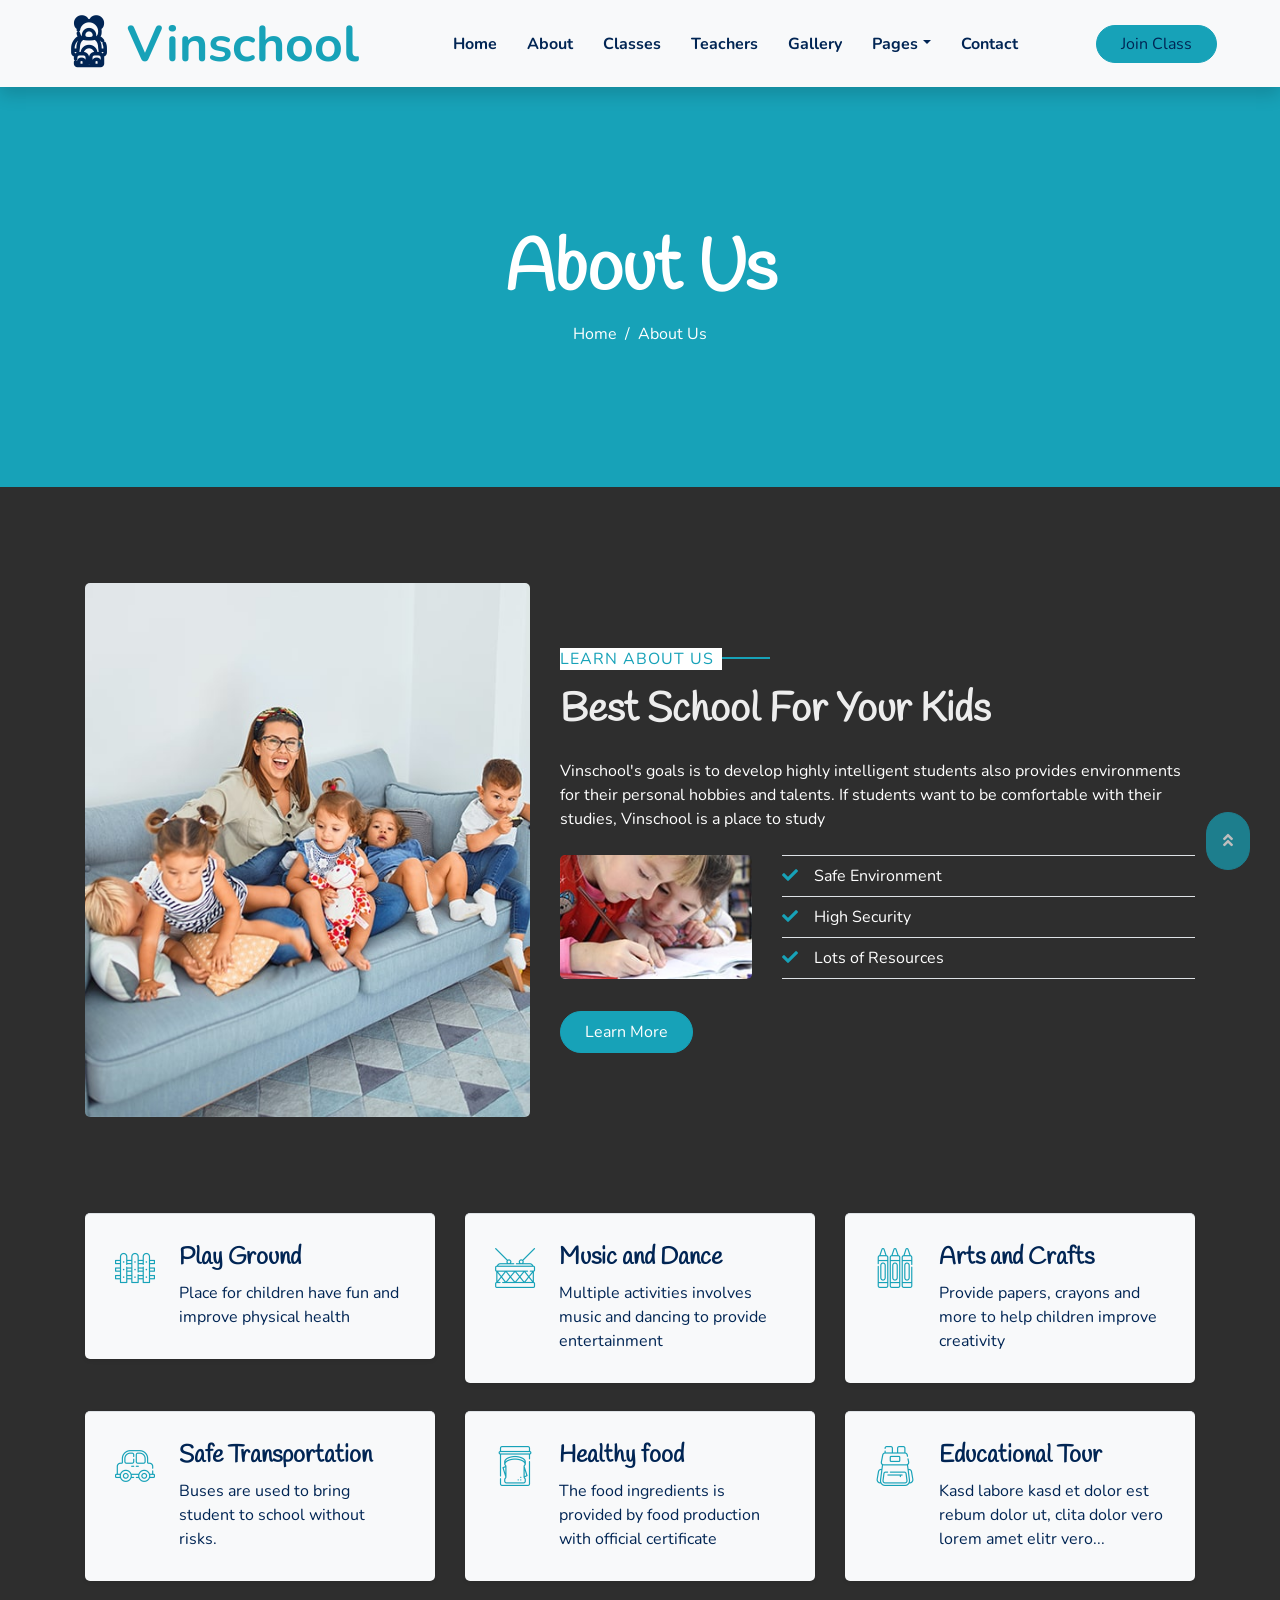
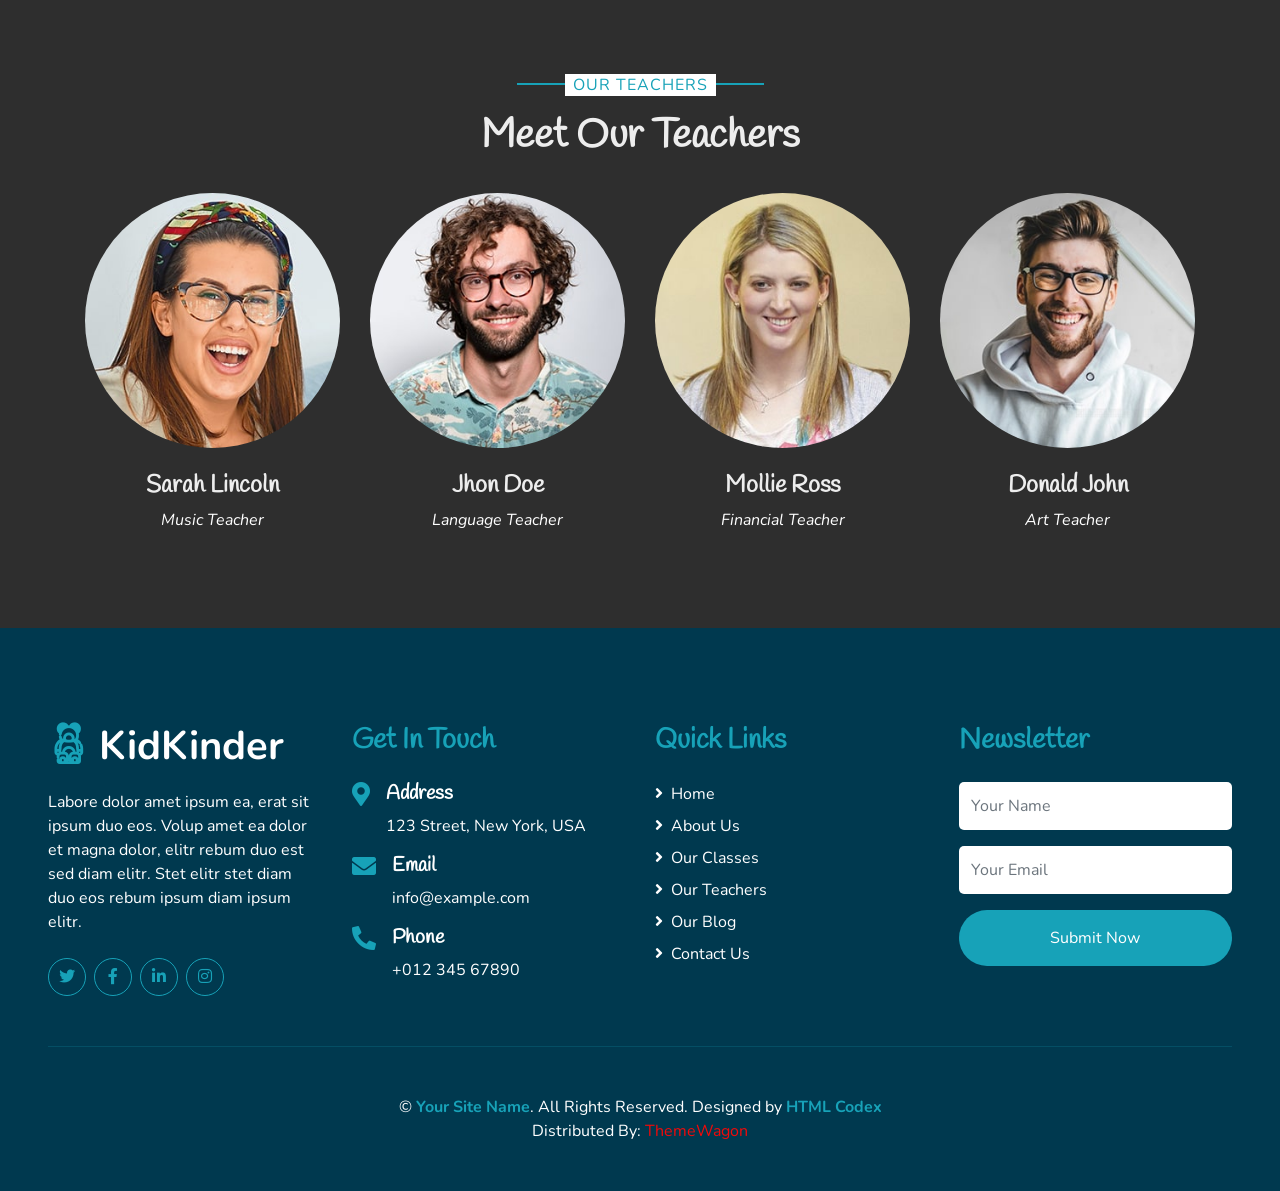
<file: APTECH-Team-4-Project-main/about.html>
<!DOCTYPE html>
<html lang="en">
  <head>
    <meta charset="utf-8" />
    <title>Vinschool</title>
    <meta content="width=device-width, initial-scale=1.0" name="viewport" />
    <meta content="Free HTML Templates" name="keywords" />
    <meta content="Free HTML Templates" name="description" />

    <!-- Favicon -->
    <link href="img/favicon.ico" rel="icon" />

    <!-- Google Web Fonts -->
    <link rel="preconnect" href="https://fonts.gstatic.com" />
    <link
      href="https://fonts.googleapis.com/css2?family=Handlee&family=Nunito&display=swap"
      rel="stylesheet"
    />

    <!-- Font Awesome -->
    <link
      href="https://cdnjs.cloudflare.com/ajax/libs/font-awesome/5.10.0/css/all.min.css"
      rel="stylesheet"
    />

    <!-- Flaticon Font -->
    <link href="lib/flaticon/font/flaticon.css" rel="stylesheet" />

    <!-- Libraries Stylesheet -->
    <link href="lib/owlcarousel/assets/owl.carousel.min.css" rel="stylesheet" />
    <link href="lib/lightbox/css/lightbox.min.css" rel="stylesheet" />

    <!-- Customized Bootstrap Stylesheet -->
    <link href="css/style.css" rel="stylesheet" />
  </head>

  <body>
    <!-- Navbar Start -->
    <div class="container-fluid bg-light position-relative shadow">
      <nav
        class="navbar navbar-expand-lg bg-light navbar-light py-3 py-lg-0 px-0 px-lg-5"
      >
        <a
          href=""
          class="navbar-brand font-weight-bold text-secondary"
          style="font-size: 50px"
        >
          <i class="flaticon-043-teddy-bear"></i>
          <span class="text-primary">Vinschool</span>
        </a>
        <button
          type="button"
          class="navbar-toggler"
          data-toggle="collapse"
          data-target="#navbarCollapse"
        >
          <span class="navbar-toggler-icon"></span>
        </button>
        <div
          class="collapse navbar-collapse justify-content-between"
          id="navbarCollapse"
        >
          <div class="navbar-nav font-weight-bold mx-auto py-0">
            <a href="index.html" class="nav-item nav-link">Home</a>
            <a href="about.html" class="nav-item nav-link active">About</a>
            <a href="class.html" class="nav-item nav-link">Classes</a>
            <a href="team.html" class="nav-item nav-link">Teachers</a>
            <a href="gallery.html" class="nav-item nav-link">Gallery</a>
            <div class="nav-item dropdown">
              <a
                href="#"
                class="nav-link dropdown-toggle"
                data-toggle="dropdown"
                >Pages</a
              >
              <div class="dropdown-menu rounded-0 m-0">
                <a href="blog.html" class="dropdown-item">Blog Grid</a>
                <a href="single.html" class="dropdown-item">Blog Detail</a>
              </div>
            </div>
            <a href="contact.html" class="nav-item nav-link">Contact</a>
          </div>
          <a href="" class="btn btn-primary px-4">Join Class</a>
        </div>
      </nav>
    </div>
    <!-- Navbar End -->

    <!-- Header Start -->
    <div class="container-fluid bg-primary mb-5">
      <div
        class="d-flex flex-column align-items-center justify-content-center"
        style="min-height: 400px"
      >
        <h3 class="display-3 font-weight-bold text-white">About Us</h3>
        <div class="d-inline-flex text-white">
          <p class="m-0"><a class="text-white" href="">Home</a></p>
          <p class="m-0 px-2">/</p>
          <p class="m-0">About Us</p>
        </div>
      </div>
    </div>
    <!-- Header End -->

    <!-- About Start -->
    <div class="container-fluid py-5">
      <div class="container">
        <div class="row align-items-center">
          <div class="col-lg-5">
            <img
              class="img-fluid rounded mb-5 mb-lg-0"
              src="img/about-1.jpg"
              alt=""
            />
          </div>
          <div class="col-lg-7">
            <p class="section-title pr-5">
              <span class="pr-2">Learn About Us</span>
            </p>
            <h1 class="mb-4">Best School For Your Kids</h1>
            <p>
              Vinschool's goals is to develop highly intelligent students also provides environments for their personal hobbies and talents.
              If students want to be comfortable with their studies, Vinschool is a place to study
            </p>
            <div class="row pt-2 pb-4">
              <div class="col-6 col-md-4">
                <img class="img-fluid rounded" src="img/about-2.jpg" alt="" />
              </div>
              <div class="col-6 col-md-8">
                <ul class="list-inline m-0">
                  <li class="py-2 border-top border-bottom">
                    <i class="fa fa-check text-primary mr-3"></i>Safe Environment
                  </li>
                  <li class="py-2 border-bottom">
                    <i class="fa fa-check text-primary mr-3"></i>High Security
                  </li>
                  <li class="py-2 border-bottom">
                    <i class="fa fa-check text-primary mr-3"></i>Lots of Resources
                  </li>
                </ul>
              </div>
            </div>
            <a href="" class="btn btn-primary mt-2 py-2 px-4">Learn More</a>
          </div>
        </div>
      </div>
    </div>
    <!-- About End -->

    <!-- Facilities Start -->
    <div class="container-fluid pt-5">
      <div class="container pb-3">
        <div class="row">
          <div class="col-lg-4 col-md-6 pb-1">
            <div
              class="d-flex bg-light shadow-sm border-top rounded mb-4"
              style="padding: 30px"
            >
              <i
                class="flaticon-050-fence h1 font-weight-normal text-primary mb-3"
              ></i>
              <div class="pl-4">
                <h4>Play Ground</h4>
                <p class="m-0">
                  Place for children have fun and improve physical health
                </p>
              </div>
            </div>
          </div>
          <div class="col-lg-4 col-md-6 pb-1">
            <div
              class="d-flex bg-light shadow-sm border-top rounded mb-4"
              style="padding: 30px"
            >
              <i
                class="flaticon-022-drum h1 font-weight-normal text-primary mb-3"
              ></i>
              <div class="pl-4">
                <h4>Music and Dance</h4>
                <p class="m-0">
                  Multiple activities involves music and dancing to provide entertainment
                </p>
              </div>
            </div>
          </div>
          <div class="col-lg-4 col-md-6 pb-1">
            <div
              class="d-flex bg-light shadow-sm border-top rounded mb-4"
              style="padding: 30px"
            >
              <i
                class="flaticon-030-crayons h1 font-weight-normal text-primary mb-3"
              ></i>
              <div class="pl-4">
                <h4>Arts and Crafts</h4>
                <p class="m-0">
                  Provide papers, crayons and more to help children improve creativity
                </p>
              </div>
            </div>
          </div>
          <div class="col-lg-4 col-md-6 pb-1">
            <div
              class="d-flex bg-light shadow-sm border-top rounded mb-4"
              style="padding: 30px"
            >
              <i
                class="flaticon-017-toy-car h1 font-weight-normal text-primary mb-3"
              ></i>
              <div class="pl-4">
                <h4>Safe Transportation</h4>
                <p class="m-0">
                  Buses are used to bring student to school without risks.
                </p>
              </div>
            </div>
          </div>
          <div class="col-lg-4 col-md-6 pb-1">
            <div
              class="d-flex bg-light shadow-sm border-top rounded mb-4"
              style="padding: 30px"
            >
              <i
                class="flaticon-025-sandwich h1 font-weight-normal text-primary mb-3"
              ></i>
              <div class="pl-4">
                <h4>Healthy food</h4>
                <p class="m-0">
                  The food ingredients is provided by food production with official certificate
                </p>
              </div>
            </div>
          </div>
          <div class="col-lg-4 col-md-6 pb-1">
            <div
              class="d-flex bg-light shadow-sm border-top rounded mb-4"
              style="padding: 30px"
            >
              <i
                class="flaticon-047-backpack h1 font-weight-normal text-primary mb-3"
              ></i>
              <div class="pl-4">
                <h4>Educational Tour</h4>
                <p class="m-0">
                  Kasd labore kasd et dolor est rebum dolor ut, clita dolor vero
                  lorem amet elitr vero...
                </p>
              </div>
            </div>
          </div>
        </div>
      </div>
    </div>
    <!-- Facilities Start -->

    <!-- Team Start -->
    <div class="container-fluid pt-5">
      <div class="container">
        <div class="text-center pb-2">
          <p class="section-title px-5">
            <span class="px-2">Our Teachers</span>
          </p>
          <h1 class="mb-4">Meet Our Teachers</h1>
        </div>
        <div class="row">
          <div class="col-md-6 col-lg-3 text-center team mb-5">
            <div
              class="position-relative overflow-hidden mb-4"
              style="border-radius: 100%"
            >
              <img class="img-fluid w-100" src="img/team-1.jpg" alt="" />
              <div
                class="team-social d-flex align-items-center justify-content-center w-100 h-100 position-absolute"
              >
                <a
                  class="btn btn-outline-light text-center mr-2 px-0"
                  style="width: 38px; height: 38px"
                  href="#"
                  ><i class="fab fa-twitter"></i
                ></a>
                <a
                  class="btn btn-outline-light text-center mr-2 px-0"
                  style="width: 38px; height: 38px"
                  href="#"
                  ><i class="fab fa-facebook-f"></i
                ></a>
                <a
                  class="btn btn-outline-light text-center px-0"
                  style="width: 38px; height: 38px"
                  href="#"
                  ><i class="fab fa-linkedin-in"></i
                ></a>
              </div>
            </div>
            <h4>Sarah Lincoln</h4>
            <i>Music Teacher</i>
          </div>
          <div class="col-md-6 col-lg-3 text-center team mb-5">
            <div
              class="position-relative overflow-hidden mb-4"
              style="border-radius: 100%"
            >
              <img class="img-fluid w-100" src="img/team-2.jpg" alt="" />
              <div
                class="team-social d-flex align-items-center justify-content-center w-100 h-100 position-absolute"
              >
                <a
                  class="btn btn-outline-light text-center mr-2 px-0"
                  style="width: 38px; height: 38px"
                  href="#"
                  ><i class="fab fa-twitter"></i
                ></a>
                <a
                  class="btn btn-outline-light text-center mr-2 px-0"
                  style="width: 38px; height: 38px"
                  href="#"
                  ><i class="fab fa-facebook-f"></i
                ></a>
                <a
                  class="btn btn-outline-light text-center px-0"
                  style="width: 38px; height: 38px"
                  href="#"
                  ><i class="fab fa-linkedin-in"></i
                ></a>
              </div>
            </div>
            <h4>Jhon Doe</h4>
            <i>Language Teacher</i>
          </div>
          <div class="col-md-6 col-lg-3 text-center team mb-5">
            <div
              class="position-relative overflow-hidden mb-4"
              style="border-radius: 100%"
            >
              <img class="img-fluid w-100" src="img/team-3.jpg" alt="" />
              <div
                class="team-social d-flex align-items-center justify-content-center w-100 h-100 position-absolute"
              >
                <a
                  class="btn btn-outline-light text-center mr-2 px-0"
                  style="width: 38px; height: 38px"
                  href="#"
                  ><i class="fab fa-twitter"></i
                ></a>
                <a
                  class="btn btn-outline-light text-center mr-2 px-0"
                  style="width: 38px; height: 38px"
                  href="#"
                  ><i class="fab fa-facebook-f"></i
                ></a>
                <a
                  class="btn btn-outline-light text-center px-0"
                  style="width: 38px; height: 38px"
                  href="#"
                  ><i class="fab fa-linkedin-in"></i
                ></a>
              </div>
            </div>
            <h4>Mollie Ross</h4>
            <i>Financial Teacher</i>
          </div>
          <div class="col-md-6 col-lg-3 text-center team mb-5">
            <div
              class="position-relative overflow-hidden mb-4"
              style="border-radius: 100%"
            >
              <img class="img-fluid w-100" src="img/team-4.jpg" alt="" />
              <div
                class="team-social d-flex align-items-center justify-content-center w-100 h-100 position-absolute"
              >
                <a
                  class="btn btn-outline-light text-center mr-2 px-0"
                  style="width: 38px; height: 38px"
                  href="#"
                  ><i class="fab fa-twitter"></i
                ></a>
                <a
                  class="btn btn-outline-light text-center mr-2 px-0"
                  style="width: 38px; height: 38px"
                  href="#"
                  ><i class="fab fa-facebook-f"></i
                ></a>
                <a
                  class="btn btn-outline-light text-center px-0"
                  style="width: 38px; height: 38px"
                  href="#"
                  ><i class="fab fa-linkedin-in"></i
                ></a>
              </div>
            </div>
            <h4>Donald John</h4>
            <i>Art Teacher</i>
          </div>
        </div>
      </div>
    </div>
    <!-- Team End -->

    <!-- Footer Start -->
    <div
      class="container-fluid bg-secondary text-white mt-5 py-5 px-sm-3 px-md-5"
    >
      <div class="row pt-5">
        <div class="col-lg-3 col-md-6 mb-5">
          <a
            href=""
            class="navbar-brand font-weight-bold text-primary m-0 mb-4 p-0"
            style="font-size: 40px; line-height: 40px"
          >
            <i class="flaticon-043-teddy-bear"></i>
            <span class="text-white">KidKinder</span>
          </a>
          <p>
            Labore dolor amet ipsum ea, erat sit ipsum duo eos. Volup amet ea
            dolor et magna dolor, elitr rebum duo est sed diam elitr. Stet elitr
            stet diam duo eos rebum ipsum diam ipsum elitr.
          </p>
          <div class="d-flex justify-content-start mt-4">
            <a
              class="btn btn-outline-primary rounded-circle text-center mr-2 px-0"
              style="width: 38px; height: 38px"
              href="#"
              ><i class="fab fa-twitter"></i
            ></a>
            <a
              class="btn btn-outline-primary rounded-circle text-center mr-2 px-0"
              style="width: 38px; height: 38px"
              href="#"
              ><i class="fab fa-facebook-f"></i
            ></a>
            <a
              class="btn btn-outline-primary rounded-circle text-center mr-2 px-0"
              style="width: 38px; height: 38px"
              href="#"
              ><i class="fab fa-linkedin-in"></i
            ></a>
            <a
              class="btn btn-outline-primary rounded-circle text-center mr-2 px-0"
              style="width: 38px; height: 38px"
              href="#"
              ><i class="fab fa-instagram"></i
            ></a>
          </div>
        </div>
        <div class="col-lg-3 col-md-6 mb-5">
          <h3 class="text-primary mb-4">Get In Touch</h3>
          <div class="d-flex">
            <h4 class="fa fa-map-marker-alt text-primary"></h4>
            <div class="pl-3">
              <h5 class="text-white">Address</h5>
              <p>123 Street, New York, USA</p>
            </div>
          </div>
          <div class="d-flex">
            <h4 class="fa fa-envelope text-primary"></h4>
            <div class="pl-3">
              <h5 class="text-white">Email</h5>
              <p>info@example.com</p>
            </div>
          </div>
          <div class="d-flex">
            <h4 class="fa fa-phone-alt text-primary"></h4>
            <div class="pl-3">
              <h5 class="text-white">Phone</h5>
              <p>+012 345 67890</p>
            </div>
          </div>
        </div>
        <div class="col-lg-3 col-md-6 mb-5">
          <h3 class="text-primary mb-4">Quick Links</h3>
          <div class="d-flex flex-column justify-content-start">
            <a class="text-white mb-2" href="#"
              ><i class="fa fa-angle-right mr-2"></i>Home</a
            >
            <a class="text-white mb-2" href="#"
              ><i class="fa fa-angle-right mr-2"></i>About Us</a
            >
            <a class="text-white mb-2" href="#"
              ><i class="fa fa-angle-right mr-2"></i>Our Classes</a
            >
            <a class="text-white mb-2" href="#"
              ><i class="fa fa-angle-right mr-2"></i>Our Teachers</a
            >
            <a class="text-white mb-2" href="#"
              ><i class="fa fa-angle-right mr-2"></i>Our Blog</a
            >
            <a class="text-white" href="#"
              ><i class="fa fa-angle-right mr-2"></i>Contact Us</a
            >
          </div>
        </div>
        <div class="col-lg-3 col-md-6 mb-5">
          <h3 class="text-primary mb-4">Newsletter</h3>
          <form action="">
            <div class="form-group">
              <input
                type="text"
                class="form-control border-0 py-4"
                placeholder="Your Name"
                required="required"
              />
            </div>
            <div class="form-group">
              <input
                type="email"
                class="form-control border-0 py-4"
                placeholder="Your Email"
                required="required"
              />
            </div>
            <div>
              <button
                class="btn btn-primary btn-block border-0 py-3"
                type="submit"
              >
                Submit Now
              </button>
            </div>
          </form>
        </div>
      </div>
      <div
        class="container-fluid pt-5"
        style="border-top: 1px solid rgba(23, 162, 184, 0.2) ;"
      >
        <p class="m-0 text-center text-white">
          &copy;
          <a class="text-primary font-weight-bold" href="#">Your Site Name</a>.
          All Rights Reserved.

          <!--/*** This template is free as long as you keep the footer author’s credit link/attribution link/backlink. If you'd like to use the template without the footer author’s credit link/attribution link/backlink, you can purchase the Credit Removal License from "https://htmlcodex.com/credit-removal". Thank you for your support. ***/-->
          Designed by
          <a class="text-primary font-weight-bold" href="https://htmlcodex.com"
            >HTML Codex</a
          >
          <br />Distributed By:
          <a href="https://themewagon.com" target="_blank">ThemeWagon</a>
        </p>
      </div>
    </div>
    <!-- Footer End -->

    <!-- Back to Top -->
    <a href="#" class="btn btn-primary p-3 back-to-top"
      ><i class="fa fa-angle-double-up"></i
    ></a>

    <!-- JavaScript Libraries -->
    <script src="https://code.jquery.com/jquery-3.4.1.min.js"></script>
    <script src="https://stackpath.bootstrapcdn.com/bootstrap/4.4.1/js/bootstrap.bundle.min.js"></script>
    <script src="lib/easing/easing.min.js"></script>
    <script src="lib/owlcarousel/owl.carousel.min.js"></script>
    <script src="lib/isotope/isotope.pkgd.min.js"></script>
    <script src="lib/lightbox/js/lightbox.min.js"></script>

    <!-- Contact Javascript File -->
    <script src="mail/jqBootstrapValidation.min.js"></script>
    <script src="mail/contact.js"></script>

    <!-- Template Javascript -->
    <script src="js/main.js"></script>
  </body>
</html>
</file>
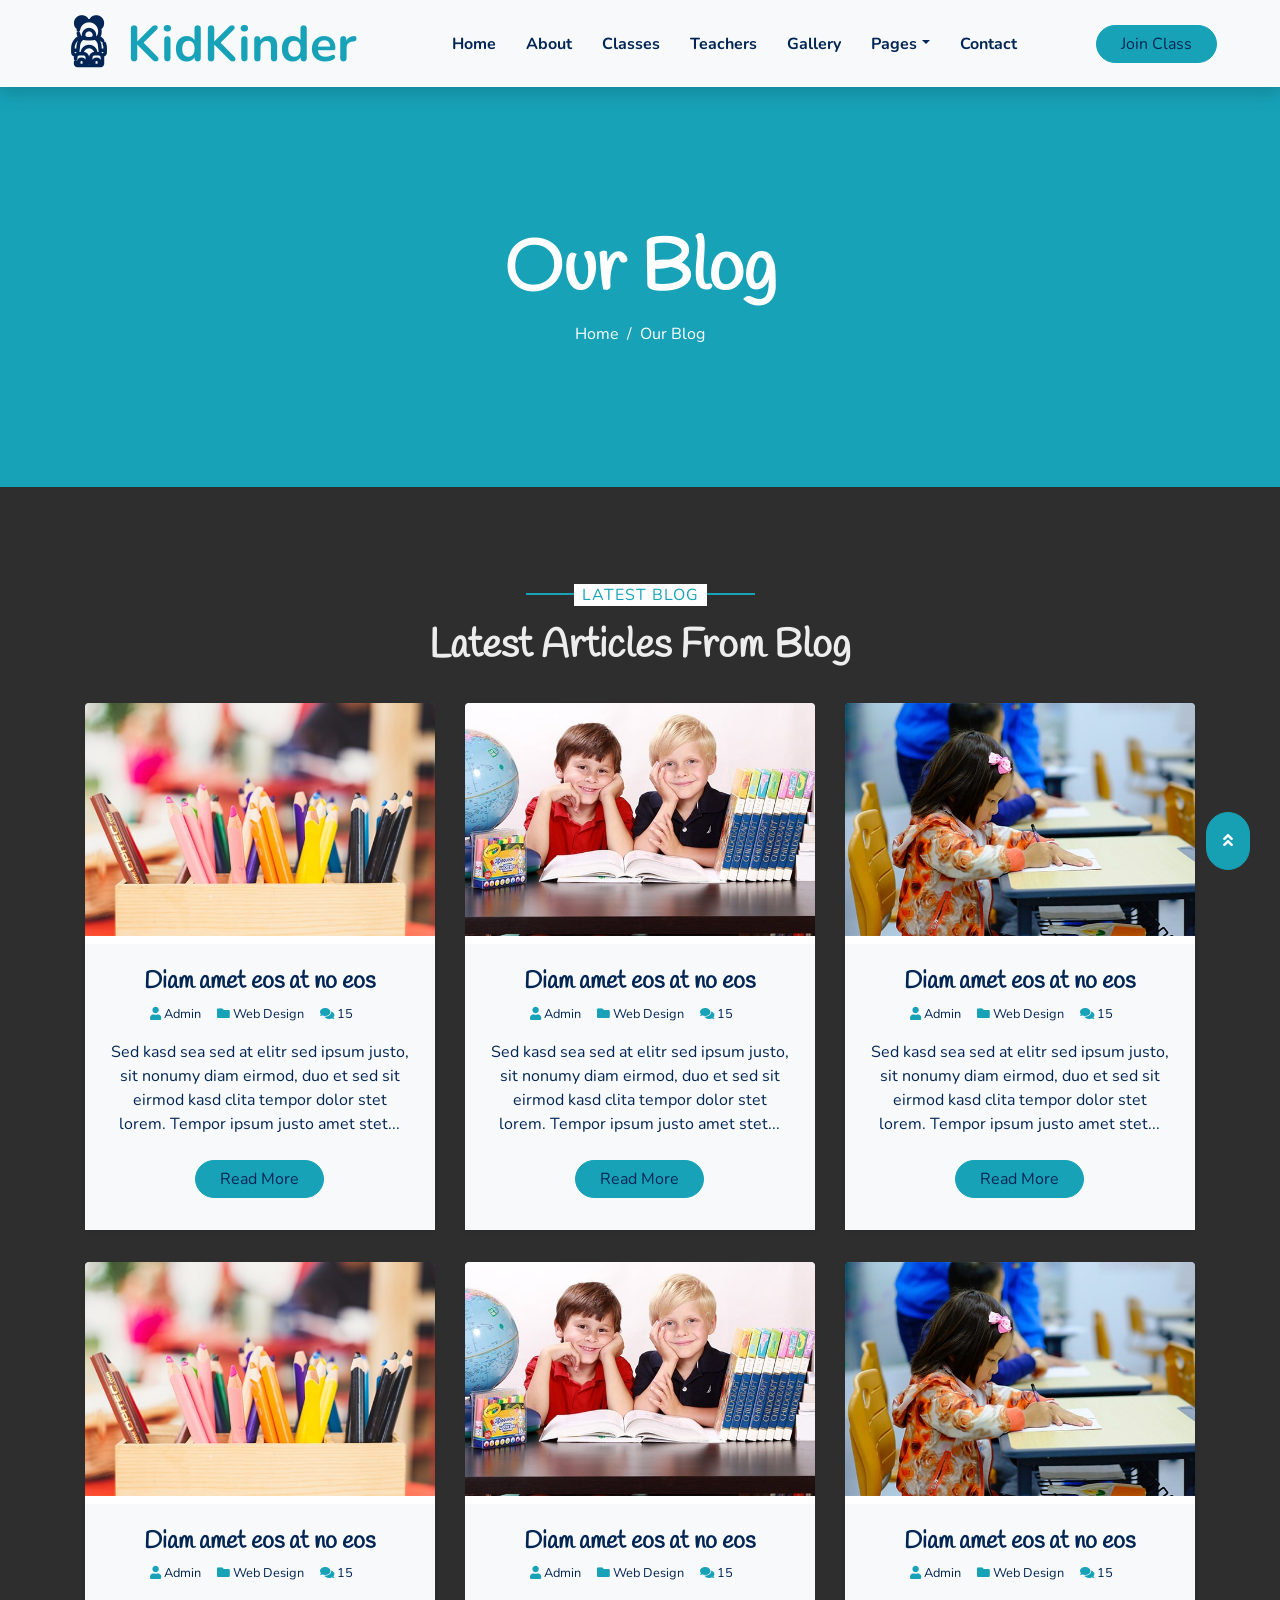
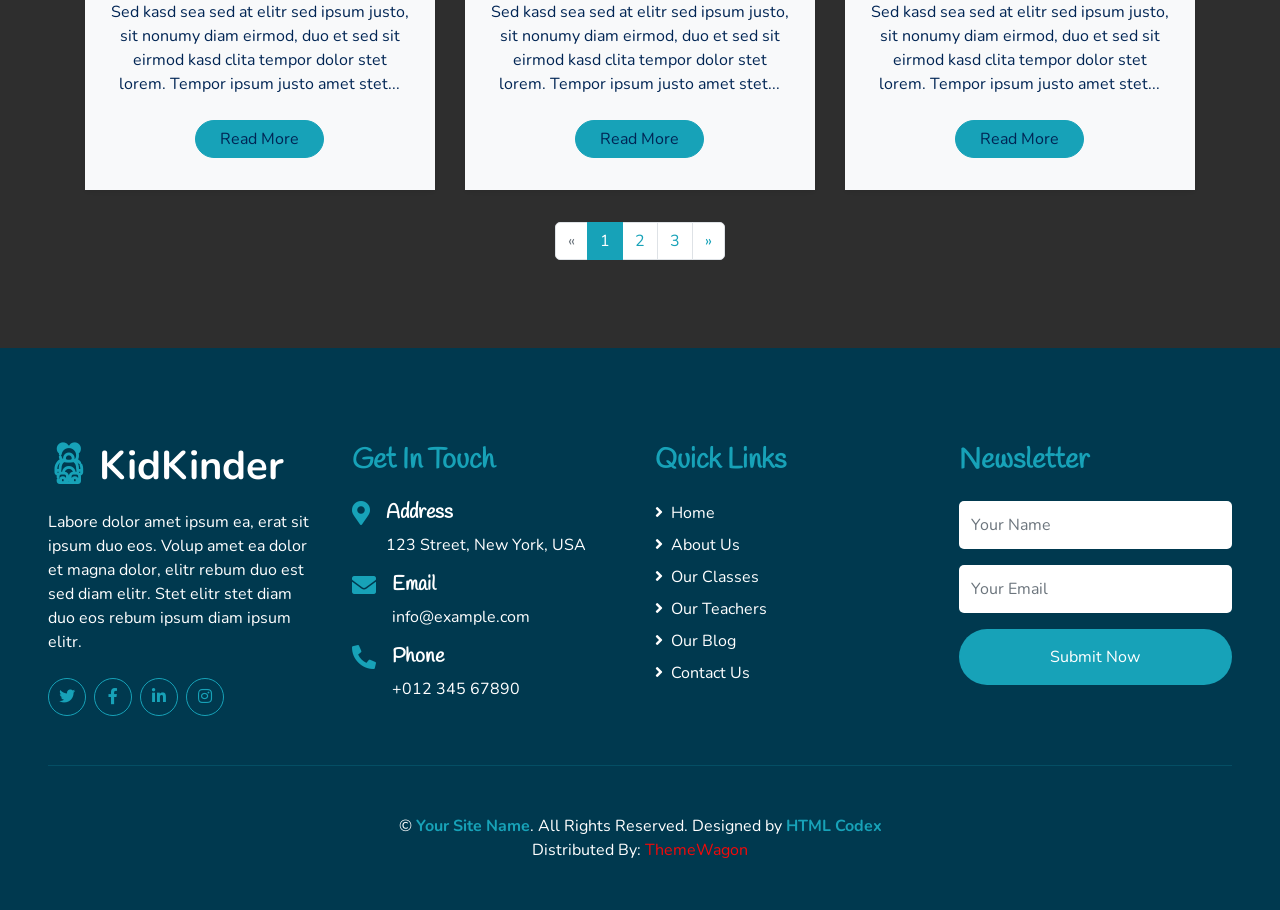
<file: APTECH-Team-4-Project-main/blog.html>
<!DOCTYPE html>
<html lang="en">
  <head>
    <meta charset="utf-8" />
    <title>KidKinder - Kindergarten Website Template</title>
    <meta content="width=device-width, initial-scale=1.0" name="viewport" />
    <meta content="Free HTML Templates" name="keywords" />
    <meta content="Free HTML Templates" name="description" />

    <!-- Favicon -->
    <link href="img/favicon.ico" rel="icon" />

    <!-- Google Web Fonts -->
    <link rel="preconnect" href="https://fonts.gstatic.com" />
    <link
      href="https://fonts.googleapis.com/css2?family=Handlee&family=Nunito&display=swap"
      rel="stylesheet"
    />

    <!-- Font Awesome -->
    <link
      href="https://cdnjs.cloudflare.com/ajax/libs/font-awesome/5.10.0/css/all.min.css"
      rel="stylesheet"
    />

    <!-- Flaticon Font -->
    <link href="lib/flaticon/font/flaticon.css" rel="stylesheet" />

    <!-- Libraries Stylesheet -->
    <link href="lib/owlcarousel/assets/owl.carousel.min.css" rel="stylesheet" />
    <link href="lib/lightbox/css/lightbox.min.css" rel="stylesheet" />

    <!-- Customized Bootstrap Stylesheet -->
    <link href="css/style.css" rel="stylesheet" />
  </head>

  <body>
    <!-- Navbar Start -->
    <div class="container-fluid bg-light position-relative shadow">
      <nav
        class="navbar navbar-expand-lg bg-light navbar-light py-3 py-lg-0 px-0 px-lg-5"
      >
        <a
          href=""
          class="navbar-brand font-weight-bold text-secondary"
          style="font-size: 50px"
        >
          <i class="flaticon-043-teddy-bear"></i>
          <span class="text-primary">KidKinder</span>
        </a>
        <button
          type="button"
          class="navbar-toggler"
          data-toggle="collapse"
          data-target="#navbarCollapse"
        >
          <span class="navbar-toggler-icon"></span>
        </button>
        <div
          class="collapse navbar-collapse justify-content-between"
          id="navbarCollapse"
        >
          <div class="navbar-nav font-weight-bold mx-auto py-0">
            <a href="index.html" class="nav-item nav-link">Home</a>
            <a href="about.html" class="nav-item nav-link">About</a>
            <a href="class.html" class="nav-item nav-link">Classes</a>
            <a href="team.html" class="nav-item nav-link">Teachers</a>
            <a href="gallery.html" class="nav-item nav-link">Gallery</a>
            <div class="nav-item dropdown">
              <a
                href="#"
                class="nav-link dropdown-toggle active"
                data-toggle="dropdown"
                >Pages</a
              >
              <div class="dropdown-menu rounded-0 m-0">
                <a href="blog.html" class="dropdown-item">Blog Grid</a>
                <a href="single.html" class="dropdown-item">Blog Detail</a>
              </div>
            </div>
            <a href="contact.html" class="nav-item nav-link">Contact</a>
          </div>
          <a href="" class="btn btn-primary px-4">Join Class</a>
        </div>
      </nav>
    </div>
    <!-- Navbar End -->

    <!-- Header Start -->
    <div class="container-fluid bg-primary mb-5">
      <div
        class="d-flex flex-column align-items-center justify-content-center"
        style="min-height: 400px"
      >
        <h3 class="display-3 font-weight-bold text-white">Our Blog</h3>
        <div class="d-inline-flex text-white">
          <p class="m-0"><a class="text-white" href="">Home</a></p>
          <p class="m-0 px-2">/</p>
          <p class="m-0">Our Blog</p>
        </div>
      </div>
    </div>
    <!-- Header End -->

    <!-- Blog Start -->
    <div class="container-fluid pt-5">
      <div class="container">
        <div class="text-center pb-2">
          <p class="section-title px-5">
            <span class="px-2">Latest Blog</span>
          </p>
          <h1 class="mb-4">Latest Articles From Blog</h1>
        </div>
        <div class="row pb-3">
          <div class="col-lg-4 mb-4">
            <div class="card border-0 shadow-sm mb-2">
              <img class="card-img-top mb-2" src="img/blog-1.jpg" alt="" />
              <div class="card-body bg-light text-center p-4">
                <h4 class="">Diam amet eos at no eos</h4>
                <div class="d-flex justify-content-center mb-3">
                  <small class="mr-3"
                    ><i class="fa fa-user text-primary"></i> Admin</small
                  >
                  <small class="mr-3"
                    ><i class="fa fa-folder text-primary"></i> Web Design</small
                  >
                  <small class="mr-3"
                    ><i class="fa fa-comments text-primary"></i> 15</small
                  >
                </div>
                <p>
                  Sed kasd sea sed at elitr sed ipsum justo, sit nonumy diam
                  eirmod, duo et sed sit eirmod kasd clita tempor dolor stet
                  lorem. Tempor ipsum justo amet stet...
                </p>
                <a href="" class="btn btn-primary px-4 mx-auto my-2"
                  >Read More</a
                >
              </div>
            </div>
          </div>
          <div class="col-lg-4 mb-4">
            <div class="card border-0 shadow-sm mb-2">
              <img class="card-img-top mb-2" src="img/blog-2.jpg" alt="" />
              <div class="card-body bg-light text-center p-4">
                <h4 class="">Diam amet eos at no eos</h4>
                <div class="d-flex justify-content-center mb-3">
                  <small class="mr-3"
                    ><i class="fa fa-user text-primary"></i> Admin</small
                  >
                  <small class="mr-3"
                    ><i class="fa fa-folder text-primary"></i> Web Design</small
                  >
                  <small class="mr-3"
                    ><i class="fa fa-comments text-primary"></i> 15</small
                  >
                </div>
                <p>
                  Sed kasd sea sed at elitr sed ipsum justo, sit nonumy diam
                  eirmod, duo et sed sit eirmod kasd clita tempor dolor stet
                  lorem. Tempor ipsum justo amet stet...
                </p>
                <a href="" class="btn btn-primary px-4 mx-auto my-2"
                  >Read More</a
                >
              </div>
            </div>
          </div>
          <div class="col-lg-4 mb-4">
            <div class="card border-0 shadow-sm mb-2">
              <img class="card-img-top mb-2" src="img/blog-3.jpg" alt="" />
              <div class="card-body bg-light text-center p-4">
                <h4 class="">Diam amet eos at no eos</h4>
                <div class="d-flex justify-content-center mb-3">
                  <small class="mr-3"
                    ><i class="fa fa-user text-primary"></i> Admin</small
                  >
                  <small class="mr-3"
                    ><i class="fa fa-folder text-primary"></i> Web Design</small
                  >
                  <small class="mr-3"
                    ><i class="fa fa-comments text-primary"></i> 15</small
                  >
                </div>
                <p>
                  Sed kasd sea sed at elitr sed ipsum justo, sit nonumy diam
                  eirmod, duo et sed sit eirmod kasd clita tempor dolor stet
                  lorem. Tempor ipsum justo amet stet...
                </p>
                <a href="" class="btn btn-primary px-4 mx-auto my-2"
                  >Read More</a
                >
              </div>
            </div>
          </div>
          <div class="col-lg-4 mb-4">
            <div class="card border-0 shadow-sm mb-2">
              <img class="card-img-top mb-2" src="img/blog-1.jpg" alt="" />
              <div class="card-body bg-light text-center p-4">
                <h4 class="">Diam amet eos at no eos</h4>
                <div class="d-flex justify-content-center mb-3">
                  <small class="mr-3"
                    ><i class="fa fa-user text-primary"></i> Admin</small
                  >
                  <small class="mr-3"
                    ><i class="fa fa-folder text-primary"></i> Web Design</small
                  >
                  <small class="mr-3"
                    ><i class="fa fa-comments text-primary"></i> 15</small
                  >
                </div>
                <p>
                  Sed kasd sea sed at elitr sed ipsum justo, sit nonumy diam
                  eirmod, duo et sed sit eirmod kasd clita tempor dolor stet
                  lorem. Tempor ipsum justo amet stet...
                </p>
                <a href="" class="btn btn-primary px-4 mx-auto my-2"
                  >Read More</a
                >
              </div>
            </div>
          </div>
          <div class="col-lg-4 mb-4">
            <div class="card border-0 shadow-sm mb-2">
              <img class="card-img-top mb-2" src="img/blog-2.jpg" alt="" />
              <div class="card-body bg-light text-center p-4">
                <h4 class="">Diam amet eos at no eos</h4>
                <div class="d-flex justify-content-center mb-3">
                  <small class="mr-3"
                    ><i class="fa fa-user text-primary"></i> Admin</small
                  >
                  <small class="mr-3"
                    ><i class="fa fa-folder text-primary"></i> Web Design</small
                  >
                  <small class="mr-3"
                    ><i class="fa fa-comments text-primary"></i> 15</small
                  >
                </div>
                <p>
                  Sed kasd sea sed at elitr sed ipsum justo, sit nonumy diam
                  eirmod, duo et sed sit eirmod kasd clita tempor dolor stet
                  lorem. Tempor ipsum justo amet stet...
                </p>
                <a href="" class="btn btn-primary px-4 mx-auto my-2"
                  >Read More</a
                >
              </div>
            </div>
          </div>
          <div class="col-lg-4 mb-4">
            <div class="card border-0 shadow-sm mb-2">
              <img class="card-img-top mb-2" src="img/blog-3.jpg" alt="" />
              <div class="card-body bg-light text-center p-4">
                <h4 class="">Diam amet eos at no eos</h4>
                <div class="d-flex justify-content-center mb-3">
                  <small class="mr-3"
                    ><i class="fa fa-user text-primary"></i> Admin</small
                  >
                  <small class="mr-3"
                    ><i class="fa fa-folder text-primary"></i> Web Design</small
                  >
                  <small class="mr-3"
                    ><i class="fa fa-comments text-primary"></i> 15</small
                  >
                </div>
                <p>
                  Sed kasd sea sed at elitr sed ipsum justo, sit nonumy diam
                  eirmod, duo et sed sit eirmod kasd clita tempor dolor stet
                  lorem. Tempor ipsum justo amet stet...
                </p>
                <a href="" class="btn btn-primary px-4 mx-auto my-2"
                  >Read More</a
                >
              </div>
            </div>
          </div>
          <div class="col-md-12 mb-4">
            <nav aria-label="Page navigation">
              <ul class="pagination justify-content-center mb-0">
                <li class="page-item disabled">
                  <a class="page-link" href="#" aria-label="Previous">
                    <span aria-hidden="true">&laquo;</span>
                    <span class="sr-only">Previous</span>
                  </a>
                </li>
                <li class="page-item active">
                  <a class="page-link" href="#">1</a>
                </li>
                <li class="page-item"><a class="page-link" href="#">2</a></li>
                <li class="page-item"><a class="page-link" href="#">3</a></li>
                <li class="page-item">
                  <a class="page-link" href="#" aria-label="Next">
                    <span aria-hidden="true">&raquo;</span>
                    <span class="sr-only">Next</span>
                  </a>
                </li>
              </ul>
            </nav>
          </div>
        </div>
      </div>
    </div>
    <!-- Blog End -->

    <!-- Footer Start -->
    <div
      class="container-fluid bg-secondary text-white mt-5 py-5 px-sm-3 px-md-5"
    >
      <div class="row pt-5">
        <div class="col-lg-3 col-md-6 mb-5">
          <a
            href=""
            class="navbar-brand font-weight-bold text-primary m-0 mb-4 p-0"
            style="font-size: 40px; line-height: 40px"
          >
            <i class="flaticon-043-teddy-bear"></i>
            <span class="text-white">KidKinder</span>
          </a>
          <p>
            Labore dolor amet ipsum ea, erat sit ipsum duo eos. Volup amet ea
            dolor et magna dolor, elitr rebum duo est sed diam elitr. Stet elitr
            stet diam duo eos rebum ipsum diam ipsum elitr.
          </p>
          <div class="d-flex justify-content-start mt-4">
            <a
              class="btn btn-outline-primary rounded-circle text-center mr-2 px-0"
              style="width: 38px; height: 38px"
              href="#"
              ><i class="fab fa-twitter"></i
            ></a>
            <a
              class="btn btn-outline-primary rounded-circle text-center mr-2 px-0"
              style="width: 38px; height: 38px"
              href="#"
              ><i class="fab fa-facebook-f"></i
            ></a>
            <a
              class="btn btn-outline-primary rounded-circle text-center mr-2 px-0"
              style="width: 38px; height: 38px"
              href="#"
              ><i class="fab fa-linkedin-in"></i
            ></a>
            <a
              class="btn btn-outline-primary rounded-circle text-center mr-2 px-0"
              style="width: 38px; height: 38px"
              href="#"
              ><i class="fab fa-instagram"></i
            ></a>
          </div>
        </div>
        <div class="col-lg-3 col-md-6 mb-5">
          <h3 class="text-primary mb-4">Get In Touch</h3>
          <div class="d-flex">
            <h4 class="fa fa-map-marker-alt text-primary"></h4>
            <div class="pl-3">
              <h5 class="text-white">Address</h5>
              <p>123 Street, New York, USA</p>
            </div>
          </div>
          <div class="d-flex">
            <h4 class="fa fa-envelope text-primary"></h4>
            <div class="pl-3">
              <h5 class="text-white">Email</h5>
              <p>info@example.com</p>
            </div>
          </div>
          <div class="d-flex">
            <h4 class="fa fa-phone-alt text-primary"></h4>
            <div class="pl-3">
              <h5 class="text-white">Phone</h5>
              <p>+012 345 67890</p>
            </div>
          </div>
        </div>
        <div class="col-lg-3 col-md-6 mb-5">
          <h3 class="text-primary mb-4">Quick Links</h3>
          <div class="d-flex flex-column justify-content-start">
            <a class="text-white mb-2" href="#"
              ><i class="fa fa-angle-right mr-2"></i>Home</a
            >
            <a class="text-white mb-2" href="#"
              ><i class="fa fa-angle-right mr-2"></i>About Us</a
            >
            <a class="text-white mb-2" href="#"
              ><i class="fa fa-angle-right mr-2"></i>Our Classes</a
            >
            <a class="text-white mb-2" href="#"
              ><i class="fa fa-angle-right mr-2"></i>Our Teachers</a
            >
            <a class="text-white mb-2" href="#"
              ><i class="fa fa-angle-right mr-2"></i>Our Blog</a
            >
            <a class="text-white" href="#"
              ><i class="fa fa-angle-right mr-2"></i>Contact Us</a
            >
          </div>
        </div>
        <div class="col-lg-3 col-md-6 mb-5">
          <h3 class="text-primary mb-4">Newsletter</h3>
          <form action="">
            <div class="form-group">
              <input
                type="text"
                class="form-control border-0 py-4"
                placeholder="Your Name"
                required="required"
              />
            </div>
            <div class="form-group">
              <input
                type="email"
                class="form-control border-0 py-4"
                placeholder="Your Email"
                required="required"
              />
            </div>
            <div>
              <button
                class="btn btn-primary btn-block border-0 py-3"
                type="submit"
              >
                Submit Now
              </button>
            </div>
          </form>
        </div>
      </div>
      <div
        class="container-fluid pt-5"
        style="border-top: 1px solid rgba(23, 162, 184, 0.2) ;"
      >
        <p class="m-0 text-center text-white">
          &copy;
          <a class="text-primary font-weight-bold" href="#">Your Site Name</a>.
          All Rights Reserved.

          <!--/*** This template is free as long as you keep the footer author’s credit link/attribution link/backlink. If you'd like to use the template without the footer author’s credit link/attribution link/backlink, you can purchase the Credit Removal License from "https://htmlcodex.com/credit-removal". Thank you for your support. ***/-->
          Designed by
          <a class="text-primary font-weight-bold" href="https://htmlcodex.com"
            >HTML Codex</a
          >
          <br />Distributed By:
          <a href="https://themewagon.com" target="_blank">ThemeWagon</a>
        </p>
      </div>
    </div>
    <!-- Footer End -->

    <!-- Back to Top -->
    <a href="#" class="btn btn-primary p-3 back-to-top"
      ><i class="fa fa-angle-double-up"></i
    ></a>

    <!-- JavaScript Libraries -->
    <script src="https://code.jquery.com/jquery-3.4.1.min.js"></script>
    <script src="https://stackpath.bootstrapcdn.com/bootstrap/4.4.1/js/bootstrap.bundle.min.js"></script>
    <script src="lib/easing/easing.min.js"></script>
    <script src="lib/owlcarousel/owl.carousel.min.js"></script>
    <script src="lib/isotope/isotope.pkgd.min.js"></script>
    <script src="lib/lightbox/js/lightbox.min.js"></script>

    <!-- Contact Javascript File -->
    <script src="mail/jqBootstrapValidation.min.js"></script>
    <script src="mail/contact.js"></script>

    <!-- Template Javascript -->
    <script src="js/main.js"></script>
  </body>
</html>
</file>
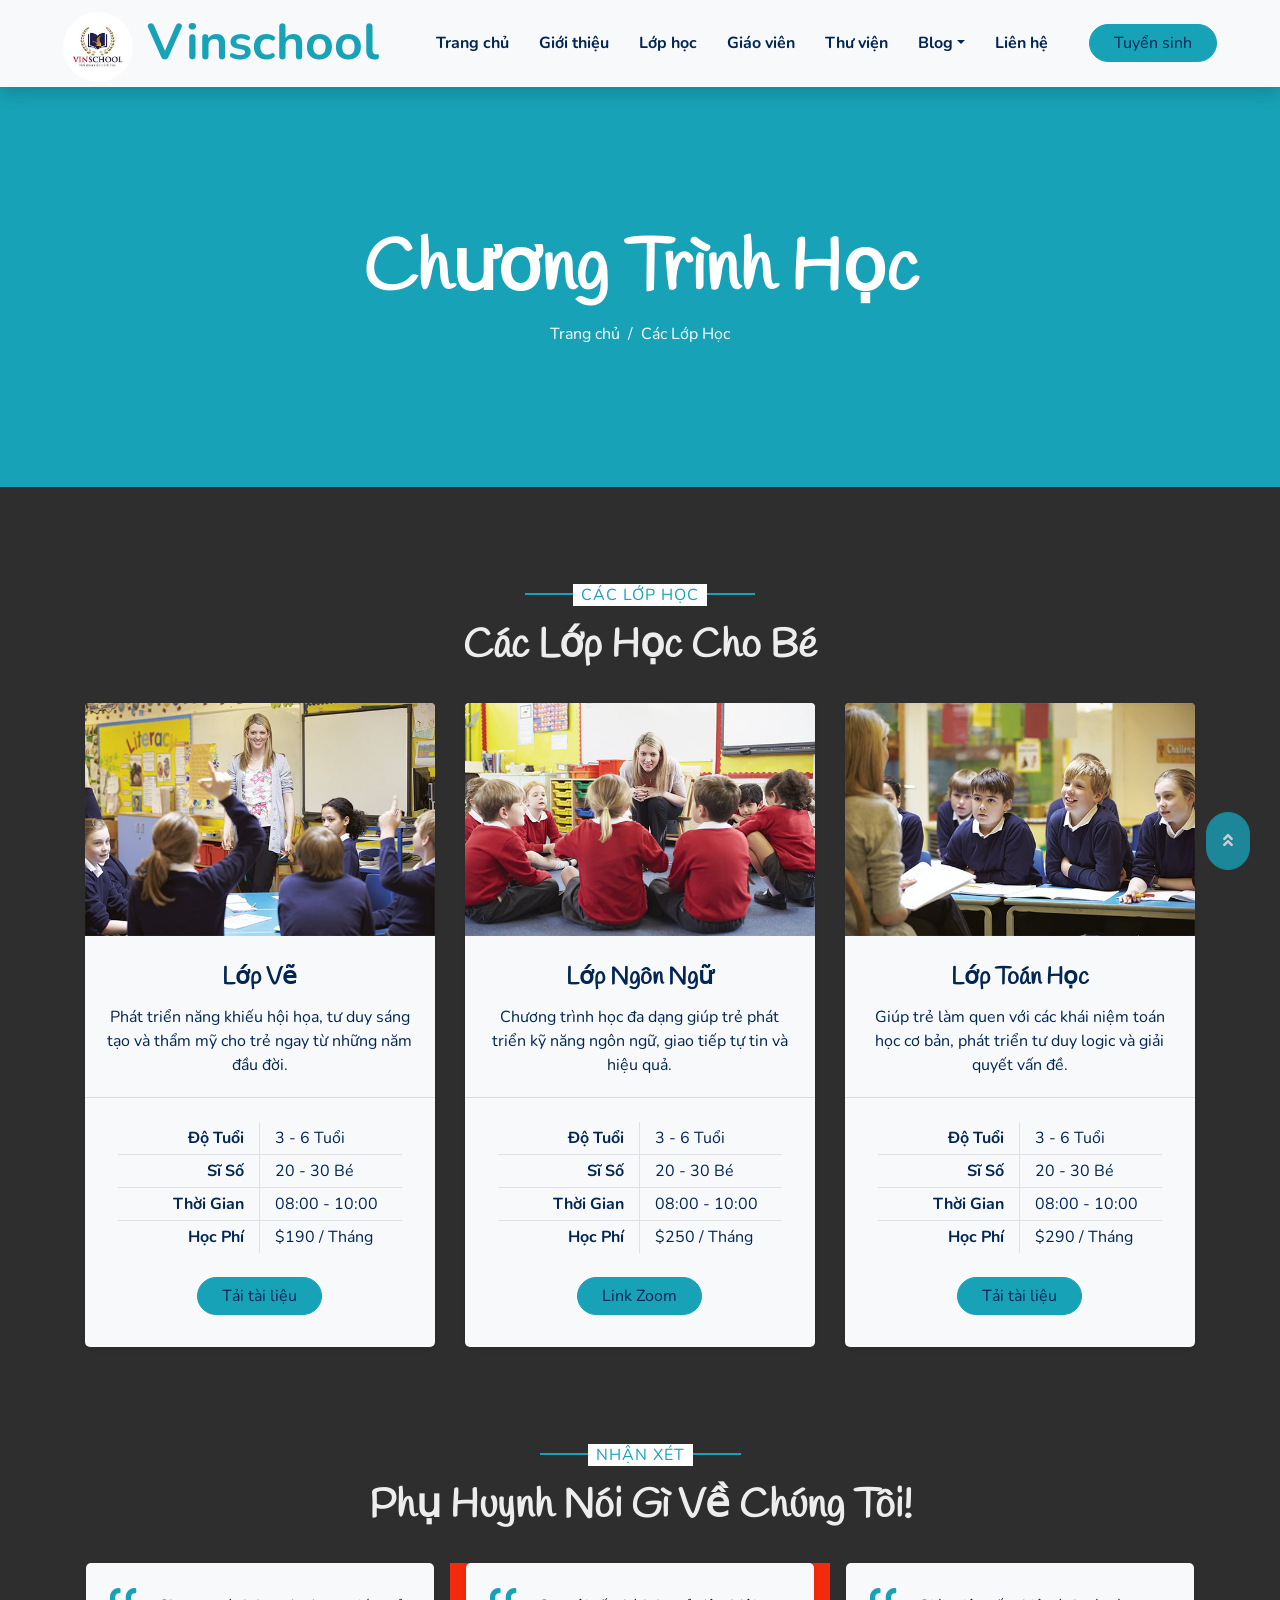
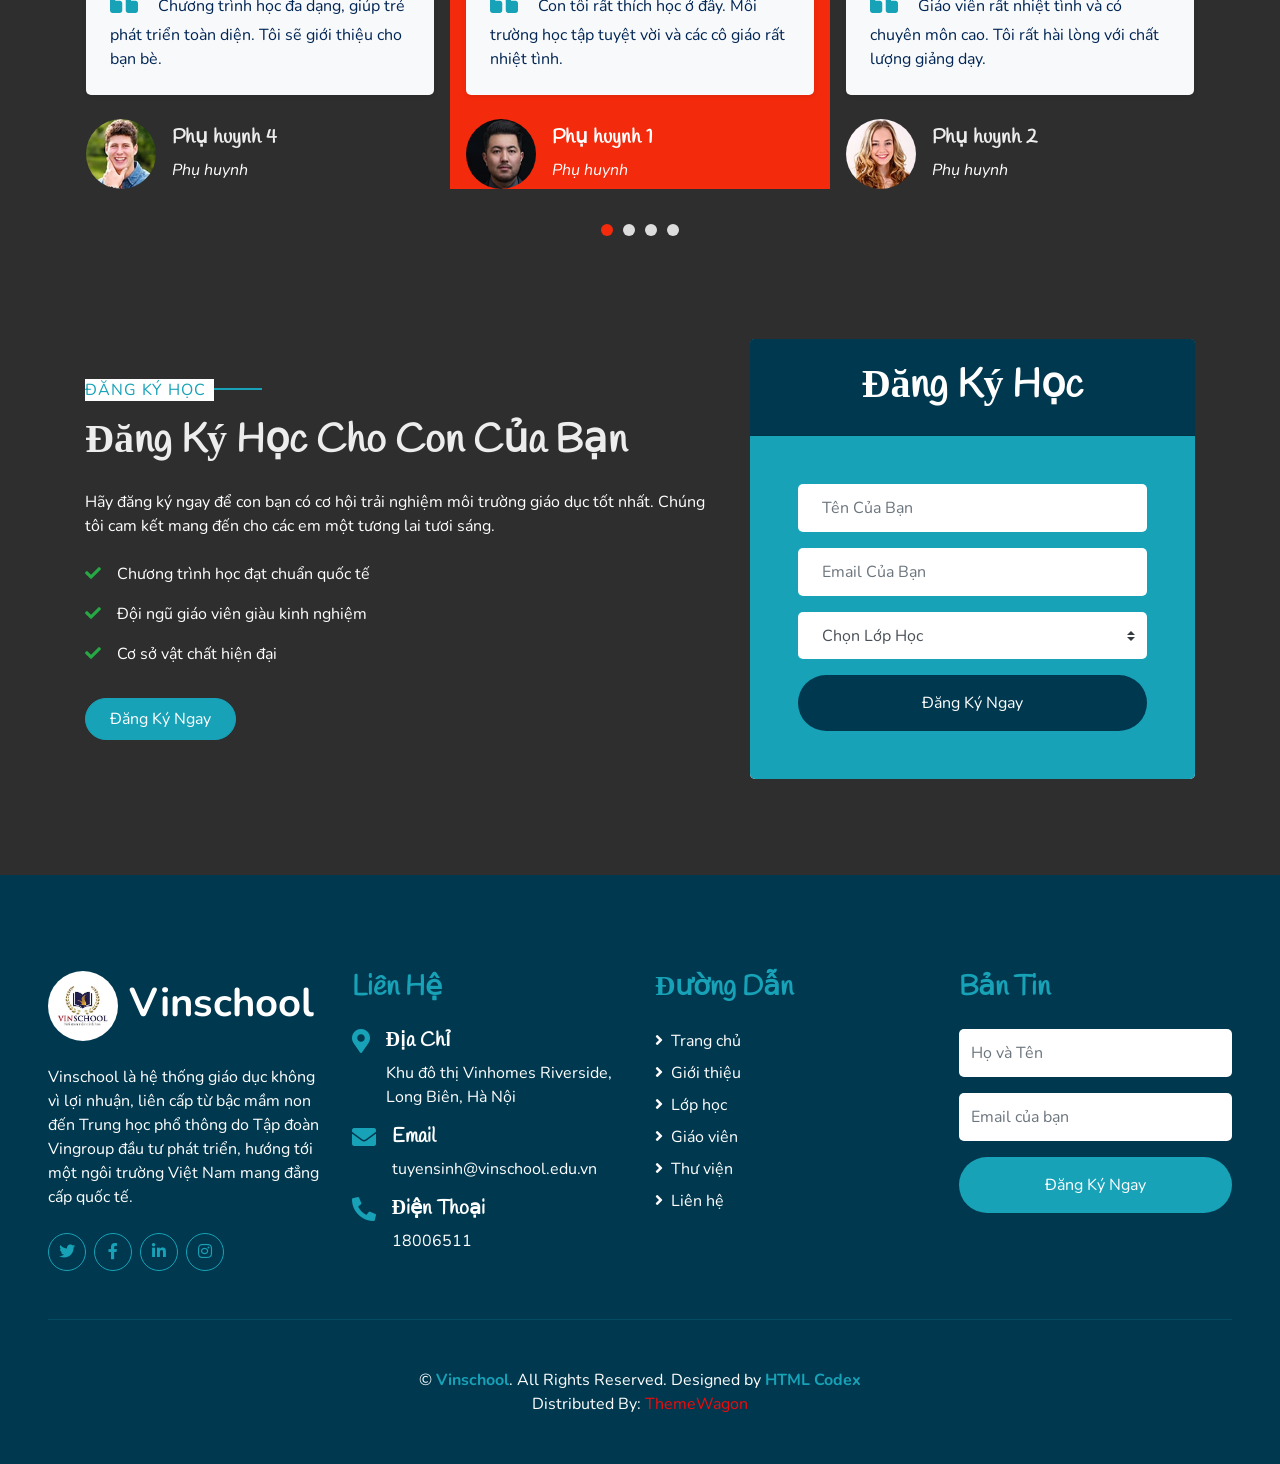
<file: APTECH-Team-4-Project-main/class.html>
<!DOCTYPE html>
<html lang="en">
  <head>
    <meta charset="utf-8" />
    <title>Các Lớp Học - Trường Mầm Non Vinschool</title>
    <meta content="width=device-width, initial-scale=1.0" name="viewport" />
    <meta content="Free HTML Templates" name="keywords" />
    <meta content="Free HTML Templates" name="description" />

    <!-- Favicon -->
    <link href="img/favicon.ico" rel="icon" />

    <!-- Google Web Fonts -->
    <link rel="preconnect" href="https://fonts.gstatic.com" />
    <link
      href="https://fonts.googleapis.com/css2?family=Handlee&family=Nunito&display=swap"
      rel="stylesheet"
    />

    <!-- Font Awesome -->
    <link
      href="https://cdnjs.cloudflare.com/ajax/libs/font-awesome/5.10.0/css/all.min.css"
      rel="stylesheet"
    />

    <!-- Flaticon Font -->
    <link href="lib/flaticon/font/flaticon.css" rel="stylesheet" />

    <!-- Libraries Stylesheet -->
    <link href="lib/owlcarousel/assets/owl.carousel.min.css" rel="stylesheet" />
    <link href="lib/lightbox/css/lightbox.min.css" rel="stylesheet" />

    <!-- Customized Bootstrap Stylesheet -->
    <link href="css/style.css" rel="stylesheet" />
  </head>

  <body>
    <!-- Bắt đầu Thanh điều hướng -->
    <div class="container-fluid bg-light position-relative shadow">
      <nav
        class="navbar navbar-expand-lg bg-light navbar-light py-3 py-lg-0 px-0 px-lg-5"
      >
        <a
          href=""
          class="navbar-brand font-weight-bold text-secondary"
          style="font-size: 50px"
        >
          <img src="img/logo.jpg" alt="" class="icon-book"> 
          <span class="text-primary">Vinschool</span>
        </a>
        <button
          type="button"
          class="navbar-toggler"
          data-toggle="collapse"
          data-target="#navbarCollapse"
        >
          <span class="navbar-toggler-icon"></span>
        </button>
        <div
          class="collapse navbar-collapse justify-content-between"
          id="navbarCollapse"
        >
          <div class="navbar-nav font-weight-bold mx-auto py-0">
            <a href="index.html" class="nav-item nav-link">Trang chủ</a>
            <a href="about.html" class="nav-item nav-link">Giới thiệu</a>
            <a href="class.html" class="nav-item nav-link active">Lớp học</a>
            <a href="team.html" class="nav-item nav-link">Giáo viên</a>
            <a href="gallery.html" class="nav-item nav-link">Thư viện</a>
            <div class="nav-item dropdown">
              <a
                href="#"
                class="nav-link dropdown-toggle"
                data-toggle="dropdown"
                >Blog</a
              >
              <div class="dropdown-menu rounded-0 m-0">
                <a href="blog.html" class="dropdown-item">Lưới Blog</a>
                <a href="single.html" class="dropdown-item">Chi tiết Blog</a>
              </div>
            </div>
            <a href="contact.html" class="nav-item nav-link">Liên hệ</a>
          </div>
          <a href="" class="btn btn-primary px-4">Tuyển sinh</a>
        </div>
      </nav>
    </div>
    <!-- Kết thúc Thanh điều hướng -->

    <!-- Bắt đầu Tiêu đề -->
    <div class="container-fluid bg-primary mb-5">
      <div
        class="d-flex flex-column align-items-center justify-content-center"
        style="min-height: 400px"
      >
        <h3 class="display-3 font-weight-bold text-white">Chương Trình Học</h3>
        <div class="d-inline-flex text-white">
          <p class="m-0"><a class="text-white" href="">Trang chủ</a></p>
          <p class="m-0 px-2">/</p>
          <p class="m-0">Các Lớp Học</p>
        </div>
      </div>
    </div>
    <!-- Kết thúc Tiêu đề -->

    <!-- Class Start -->
    <div class="container-fluid pt-5">
      <div class="container">
        <div class="text-center pb-2">
          <p class="section-title px-5">
            <span class="px-2">Các Lớp Học</span>
          </p>
          <h1 class="mb-4">Các Lớp Học Cho Bé</h1>
        </div>
        <div class="row">
          <div class="col-lg-4 mb-5">
            <div class="card border-0 bg-light shadow-sm pb-2">
              <img class="card-img-top mb-2" src="img/class-1.jpg" alt="" />
              <div class="card-body text-center">
                <h4 class="card-title">Lớp Vẽ</h4>
                <p class="card-text">
                  Phát triển năng khiếu hội họa, tư duy sáng tạo và thẩm mỹ cho trẻ ngay từ những năm đầu đời.
                </p>
              </div>
              <div class="card-footer bg-transparent py-4 px-5">
                <div class="row border-bottom">
                  <div class="col-6 py-1 text-right border-right">
                    <strong>Độ Tuổi</strong>
                  </div>
                  <div class="col-6 py-1">3 - 6 Tuổi</div>
                </div>
                <div class="row border-bottom">
                  <div class="col-6 py-1 text-right border-right">
                    <strong>Sĩ Số</strong>
                  </div>
                  <div class="col-6 py-1">20 - 30 Bé</div>
                </div>
                <div class="row border-bottom">
                  <div class="col-6 py-1 text-right border-right">
                    <strong>Thời Gian</strong>
                  </div>
                  <div class="col-6 py-1">08:00 - 10:00</div>
                </div>
                <div class="row">
                  <div class="col-6 py-1 text-right border-right">
                    <strong>Học Phí</strong>
                  </div>
                  <div class="col-6 py-1">$190 / Tháng</div>
                </div>
              </div>
              <a href="" class="btn btn-primary px-4 mx-auto mb-4">Tải tài liệu</a>
            </div>
          </div>
          <div class="col-lg-4 mb-5">
            <div class="card border-0 bg-light shadow-sm pb-2">
              <img class="card-img-top mb-2" src="img/class-2.jpg" alt="" />
              <div class="card-body text-center">
                <h4 class="card-title">Lớp Ngôn Ngữ</h4>
                <p class="card-text">
                  Chương trình học đa dạng giúp trẻ phát triển kỹ năng ngôn ngữ, giao tiếp tự tin và hiệu quả.
                </p>
              </div>
              <div class="card-footer bg-transparent py-4 px-5">
                <div class="row border-bottom">
                  <div class="col-6 py-1 text-right border-right">
                    <strong>Độ Tuổi</strong>
                  </div>
                  <div class="col-6 py-1">3 - 6 Tuổi</div>
                </div>
                <div class="row border-bottom">
                  <div class="col-6 py-1 text-right border-right">
                    <strong>Sĩ Số</strong>
                  </div>
                  <div class="col-6 py-1">20 - 30 Bé</div>
                </div>
                <div class="row border-bottom">
                  <div class="col-6 py-1 text-right border-right">
                    <strong>Thời Gian</strong>
                  </div>
                  <div class="col-6 py-1">08:00 - 10:00</div>
                </div>
                <div class="row">
                  <div class="col-6 py-1 text-right border-right">
                    <strong>Học Phí</strong>
                  </div>
                  <div class="col-6 py-1">$250 / Tháng</div>
                </div>
              </div>
              <a href="" class="btn btn-primary px-4 mx-auto mb-4">Link Zoom</a>
            </div>
          </div>
          <div class="col-lg-4 mb-5">
            <div class="card border-0 bg-light shadow-sm pb-2">
              <img class="card-img-top mb-2" src="img/class-3.jpg" alt="" />
              <div class="card-body text-center">
                <h4 class="card-title">Lớp Toán Học</h4>
                <p class="card-text">
                  Giúp trẻ làm quen với các khái niệm toán học cơ bản, phát triển tư duy logic và giải quyết vấn đề.
                </p>
              </div>
              <div class="card-footer bg-transparent py-4 px-5">
                <div class="row border-bottom">
                  <div class="col-6 py-1 text-right border-right">
                    <strong>Độ Tuổi</strong>
                  </div>
                  <div class="col-6 py-1">3 - 6 Tuổi</div>
                </div>
                <div class="row border-bottom">
                  <div class="col-6 py-1 text-right border-right">
                    <strong>Sĩ Số</strong>
                  </div>
                  <div class="col-6 py-1">20 - 30 Bé</div>
                </div>
                <div class="row border-bottom">
                  <div class="col-6 py-1 text-right border-right">
                    <strong>Thời Gian</strong>
                  </div>
                  <div class="col-6 py-1">08:00 - 10:00</div>
                </div>
                <div class="row">
                  <div class="col-6 py-1 text-right border-right">
                    <strong>Học Phí</strong>
                  </div>
                  <div class="col-6 py-1">$290 / Tháng</div>
                </div>
              </div>
              <a href="" class="btn btn-primary px-4 mx-auto mb-4">Tải tài liệu</a>
            </div>
          </div>
        </div>
      </div>
    </div>
    <!-- Class End -->

    <!-- Bắt đầu Nhận xét -->
    <div class="container-fluid py-5">
      <div class="container p-0">
        <div class="text-center pb-2">
          <p class="section-title px-5">
            <span class="px-2">Nhận xét</span>
          </p>
          <h1 class="mb-4">Phụ Huynh Nói Gì Về Chúng Tôi!</h1>
        </div>
        <div class="owl-carousel testimonial-carousel">
          <div class="testimonial-item px-3">
            <div class="bg-light shadow-sm rounded mb-4 p-4">
              <h3 class="fas fa-quote-left text-primary mr-3"></h3>
              Con tôi rất thích học ở đây. Môi trường học tập tuyệt vời và các cô giáo rất nhiệt tình.
            </div>
            <div class="d-flex align-items-center">
              <img
                class="rounded-circle"
                src="img/testimonial-1.jpg"
                style="width: 70px; height: 70px"
                alt="Image"
              />
              <div class="pl-3">
                <h5>Phụ huynh 1</h5>
                <i>Phụ huynh</i>
              </div>
            </div>
          </div>
          <div class="testimonial-item px-3">
            <div class="bg-light shadow-sm rounded mb-4 p-4">
              <h3 class="fas fa-quote-left text-primary mr-3"></h3>
              Giáo viên rất nhiệt tình và có chuyên môn cao. Tôi rất hài lòng với chất lượng giảng dạy.
            </div>
            <div class="d-flex align-items-center">
              <img
                class="rounded-circle"
                src="img/testimonial-2.jpg"
                style="width: 70px; height: 70px"
                alt="Image"
              />
              <div class="pl-3">
                <h5>Phụ huynh 2</h5>
                <i>Phụ huynh</i>
              </div>
            </div>
          </div>
          <div class="testimonial-item px-3">
            <div class="bg-light shadow-sm rounded mb-4 p-4">
              <h3 class="fas fa-quote-left text-primary mr-3"></h3>
              Môi trường học tập thân thiện và an toàn. Các bé rất thích đến lớp.
            </div>
            <div class="d-flex align-items-center">
              <img
                class="rounded-circle"
                src="img/testimonial-3.jpg"
                style="width: 70px; height: 70px"
                alt="Image"
              />
              <div class="pl-3">
                <h5>Phụ huynh 3</h5>
                <i>Phụ huynh</i>
              </div>
            </div>
          </div>
          <div class="testimonial-item px-3">
            <div class="bg-light shadow-sm rounded mb-4 p-4">
              <h3 class="fas fa-quote-left text-primary mr-3"></h3>
              Chương trình học đa dạng, giúp trẻ phát triển toàn diện. Tôi sẽ giới thiệu cho bạn bè.
            </div>
            <div class="d-flex align-items-center">
              <img
                class="rounded-circle"
                src="img/testimonial-4.jpg"
                style="width: 70px; height: 70px"
                alt="Image"
              />
              <div class="pl-3">
                <h5>Phụ huynh 4</h5>
                <i>Phụ huynh</i>
              </div>
            </div>
          </div>
        </div>
      </div>
    </div>
    <!-- Kết thúc Nhận xét -->

    <!-- Bắt đầu Đăng ký -->
    <div class="container-fluid py-5">
      <div class="container">
        <div class="row align-items-center">
          <div class="col-lg-7 mb-5 mb-lg-0">
            <p class="section-title pr-5">
              <span class="pr-2">Đăng Ký Học</span>
            </p>
            <h1 class="mb-4">Đăng Ký Học Cho Con Của Bạn</h1>
            <p>
              Hãy đăng ký ngay để con bạn có cơ hội trải nghiệm môi trường giáo dục tốt nhất. Chúng tôi cam kết mang đến cho các em một tương lai tươi sáng.
            </p>
            <ul class="list-inline m-0">
              <li class="py-2">
                <i class="fa fa-check text-success mr-3"></i>Chương trình học đạt chuẩn quốc tế
              </li>
              <li class="py-2">
                <i class="fa fa-check text-success mr-3"></i>Đội ngũ giáo viên giàu kinh nghiệm
              </li>
              <li class="py-2">
                <i class="fa fa-check text-success mr-3"></i>Cơ sở vật chất hiện đại
              </li>
            </ul>
            <a href="" class="btn btn-primary mt-4 py-2 px-4">Đăng Ký Ngay</a>
          </div>
          <div class="col-lg-5">
            <div class="card border-0">
              <div class="card-header bg-secondary text-center p-4">
                <h1 class="text-white m-0">Đăng Ký Học</h1>
              </div>
              <div class="card-body rounded-bottom bg-primary p-5">
                <form>
                  <div class="form-group">
                    <input
                      type="text"
                      class="form-control border-0 p-4"
                      placeholder="Tên Của Bạn"
                      required="required"
                    />
                  </div>
                  <div class="form-group">
                    <input
                      type="email"
                      class="form-control border-0 p-4"
                      placeholder="Email Của Bạn"
                      required="required"
                    />
                  </div>
                  <div class="form-group">
                    <select
                      class="custom-select border-0 px-4"
                      style="height: 47px"
                    >
                      <option selected>Chọn Lớp Học</option>
                      <option value="1">Lớp Vẽ</option>
                      <option value="2">Lớp Ngôn Ngữ</option>
                      <option value="3">Lớp Toán Học</option>
                    </select>
                  </div>
                  <div>
                    <button
                      class="btn btn-secondary btn-block border-0 py-3"
                      type="submit"
                    >
                      Đăng Ký Ngay
                    </button>
                  </div>
                </form>
              </div>
            </div>
          </div>
        </div>
      </div>
    </div>
    <!-- Kết thúc Đăng ký -->

    <!-- Footer Start -->
    <div
      class="container-fluid bg-secondary text-white mt-5 py-5 px-sm-3 px-md-5"
    >
      <div class="row pt-5">
        <div class="col-lg-3 col-md-6 mb-5">
          <a
            href=""
            class="navbar-brand font-weight-bold text-primary m-0 mb-4 p-0"
            style="font-size: 40px; line-height: 40px"
          >
            <img src="img/logo.jpg" alt="" class="icon-book"> 
            <span class="text-white">Vinschool</span>
          </a>
          <p>
            Vinschool là hệ thống giáo dục không vì lợi nhuận, liên cấp từ bậc mầm non đến Trung học phổ thông do Tập đoàn Vingroup đầu tư phát triển, hướng tới một ngôi trường Việt Nam mang đẳng cấp quốc tế.
          </p>
          <div class="d-flex justify-content-start mt-4">
            <a
              class="btn btn-outline-primary rounded-circle text-center mr-2 px-0"
              style="width: 38px; height: 38px"
              href="#"
              ><i class="fab fa-twitter"></i
            ></a>
            <a
              class="btn btn-outline-primary rounded-circle text-center mr-2 px-0"
              style="width: 38px; height: 38px"
              href="#"
              ><i class="fab fa-facebook-f"></i
            ></a>
            <a
              class="btn btn-outline-primary rounded-circle text-center mr-2 px-0"
              style="width: 38px; height: 38px"
              href="#"
              ><i class="fab fa-linkedin-in"></i
            ></a>
            <a
              class="btn btn-outline-primary rounded-circle text-center mr-2 px-0"
              style="width: 38px; height: 38px"
              href="#"
              ><i class="fab fa-instagram"></i
            ></a>
          </div>
        </div>
        <div class="col-lg-3 col-md-6 mb-5">
          <h3 class="text-primary mb-4">Liên Hệ</h3>
          <div class="d-flex">
            <h4 class="fa fa-map-marker-alt text-primary"></h4>
            <div class="pl-3">
              <h5 class="text-white">Địa Chỉ</h5>
              <p>Khu đô thị Vinhomes Riverside, Long Biên, Hà Nội</p>
            </div>
          </div>
          <div class="d-flex">
            <h4 class="fa fa-envelope text-primary"></h4>
            <div class="pl-3">
              <h5 class="text-white">Email</h5>
              <p>tuyensinh@vinschool.edu.vn</p>
            </div>
          </div>
          <div class="d-flex">
            <h4 class="fa fa-phone-alt text-primary"></h4>
            <div class="pl-3">
              <h5 class="text-white">Điện Thoại</h5>
              <p>18006511</p>
            </div>
          </div>
        </div>
        <div class="col-lg-3 col-md-6 mb-5">
          <h3 class="text-primary mb-4">Đường Dẫn</h3>
          <div class="d-flex flex-column justify-content-start">
            <a class="text-white mb-2" href="index.html"
              ><i class="fa fa-angle-right mr-2"></i>Trang chủ</a
            >
            <a class="text-white mb-2" href="about.html"
              ><i class="fa fa-angle-right mr-2"></i>Giới thiệu</a
            >
            <a class="text-white mb-2" href="class.html"
              ><i class="fa fa-angle-right mr-2"></i>Lớp học</a
            >
            <a class="text-white mb-2" href="team.html"
              ><i class="fa fa-angle-right mr-2"></i>Giáo viên</a
            >
            <a class="text-white mb-2" href="gallery.html"
              ><i class="fa fa-angle-right mr-2"></i>Thư viện</a
            >
            <a class="text-white" href="contact.html"
              ><i class="fa fa-angle-right mr-2"></i>Liên hệ</a
            >
          </div>
        </div>
        <div class="col-lg-3 col-md-6 mb-5">
          <h3 class="text-primary mb-4">Bản Tin</h3>
          <form action="">
            <div class="form-group">
              <input
                type="text"
                class="form-control border-0 py-4"
                placeholder="Họ và Tên"
                required="required"
              />
            </div>
            <div class="form-group">
              <input
                type="email"
                class="form-control border-0 py-4"
                placeholder="Email của bạn"
                required="required"
              />
            </div>
            <div>
              <button
                class="btn btn-primary btn-block border-0 py-3"
                type="submit"
              >
                Đăng Ký Ngay
              </button>
            </div>
          </form>
        </div>
      </div>
      <div
        class="container-fluid pt-5"
        style="border-top: 1px solid rgba(23, 162, 184, 0.2) ;"
      >
        <p class="m-0 text-center text-white">
          &copy;
          <a class="text-primary font-weight-bold" href="#">Vinschool</a>.
          All Rights Reserved.

          <!--/*** This template is free as long as you keep the footer author’s credit link/attribution link/backlink. If you'd like to use the template without the footer author’s credit link/attribution link/backlink, you can purchase the Credit Removal License from "https://htmlcodex.com/credit-removal". Thank you for your support. ***/-->
          Designed by
          <a class="text-primary font-weight-bold" href="https://htmlcodex.com"
            >HTML Codex</a
          >
          <br />Distributed By:
          <a href="https://themewagon.com" target="_blank">ThemeWagon</a>
        </p>
      </div>
    </div>
    <!-- Footer End -->

    <!-- Back to Top -->
    <a href="#" class="btn btn-primary p-3 back-to-top"
      ><i class="fa fa-angle-double-up"></i
    ></a>

    <!-- JavaScript Libraries -->
    <script src="https://code.jquery.com/jquery-3.4.1.min.js"></script>
    <script src="https://stackpath.bootstrapcdn.com/bootstrap/4.4.1/js/bootstrap.bundle.min.js"></script>
    <script src="lib/easing/easing.min.js"></script>
    <script src="lib/owlcarousel/owl.carousel.min.js"></script>
    <script src="lib/isotope/isotope.pkgd.min.js"></script>
    <script src="lib/lightbox/js/lightbox.min.js"></script>

    <!-- Contact Javascript File -->
    <script src="mail/jqBootstrapValidation.min.js"></script>
    <script src="mail/contact.js"></script>

    <!-- Template Javascript -->
    <script src="js/main.js"></script>
  </body>
</html>
</file>
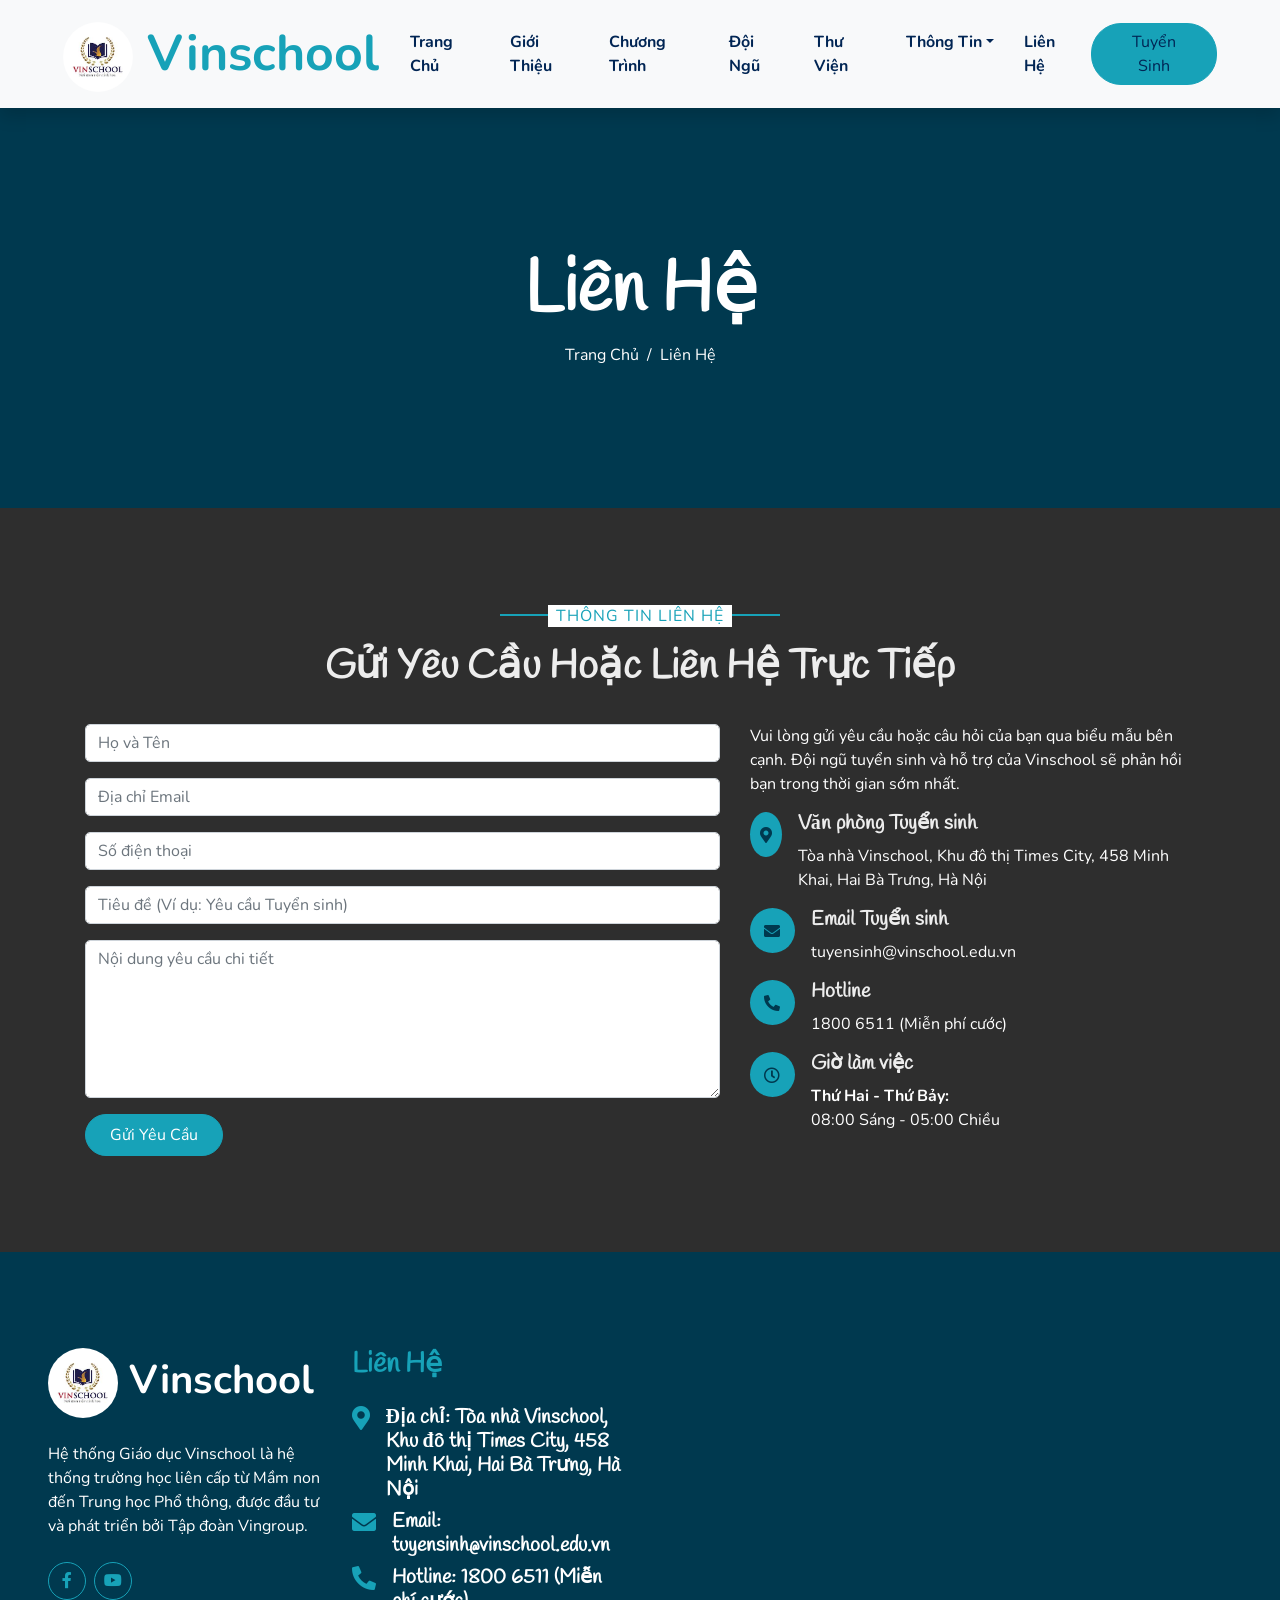
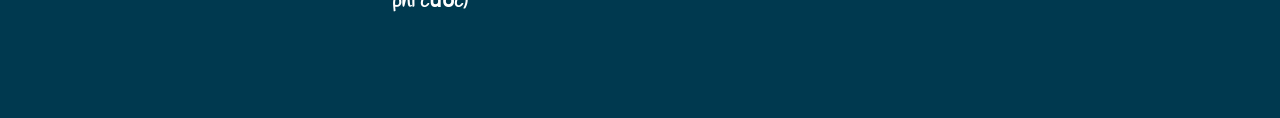
<file: APTECH-Team-4-Project-main/contact.html>
<!DOCTYPE html>
<html lang="vi">

<head>
    <meta charset="utf-8" />
    <title>Liên Hệ - Vinschool</title>
    <meta content="width=device-width, initial-scale=1.0" name="viewport" />
    <meta content="Trường Phổ thông Liên cấp Vinschool" name="keywords" />
    <meta content="Trang Liên hệ Chính thức của Hệ thống Giáo dục Vinschool" name="description" />

    <link href="img/favicon.ico" rel="icon" />

    <link rel="preconnect" href="https://fonts.gstatic.com" />
    <link href="https://fonts.googleapis.com/css2?family=Handlee&family=Nunito&display=swap" rel="stylesheet" />

    <link href="https://cdnjs.cloudflare.com/ajax/libs/font-awesome/5.10.0/css/all.min.css" rel="stylesheet" />

    <link href="lib/flaticon/font/flaticon.css" rel="stylesheet" />

    <link href="lib/owlcarousel/assets/owl.carousel.min.css" rel="stylesheet" />
    <link href="lib/lightbox/css/lightbox.min.css" rel="stylesheet" />

    <link href="css/style.css" rel="stylesheet" />
</head>

<body>
    <div class="container-fluid bg-light position-relative shadow">
        <nav class="navbar navbar-expand-lg bg-light navbar-light py-3 py-lg-0 px-0 px-lg-5">
            <a href="" class="navbar-brand font-weight-bold text-secondary" style="font-size: 50px">
                <img src="img/logo.jpg" alt="Vinschool" class="icon-book">
                <span class="text-primary">Vinschool</span>
            </a>
            <button type="button" class="navbar-toggler" data-toggle="collapse" data-target="#navbarCollapse">
                <span class="navbar-toggler-icon"></span>
            </button>
            <div class="collapse navbar-collapse justify-content-between" id="navbarCollapse">
                <div class="navbar-nav font-weight-bold mx-auto py-0">
                    <a href="index.html" class="nav-item nav-link">Trang Chủ</a>
                    <a href="about.html" class="nav-item nav-link">Giới Thiệu</a>
                    <a href="class.html" class="nav-item nav-link">Chương Trình</a>
                    <a href="team.html" class="nav-item nav-link">Đội Ngũ</a>
                    <a href="gallery.html" class="nav-item nav-link">Thư Viện</a>
                    <div class="nav-item dropdown">
                        <a href="#" class="nav-link dropdown-toggle" data-toggle="dropdown">Thông Tin</a>
                        <div class="dropdown-menu rounded-0 m-0">
                            <a href="blog.html" class="dropdown-item">Tin Tức</a>
                            <a href="single.html" class="dropdown-item">Sự Kiện</a>
                        </div>
                    </div>
                    <a href="contact.html" class="nav-item nav-link active">Liên Hệ</a>
                </div>
                <a href="tuyensinh.html" class="btn btn-primary px-4">Tuyển Sinh</a>
            </div>
        </nav>
    </div>
    <div class="container-fluid bg-secondary mb-5">
        <div class="d-flex flex-column align-items-center justify-content-center" style="min-height: 400px">
            <h3 class="display-3 font-weight-bold text-white">Liên Hệ</h3>
            <div class="d-inline-flex text-white">
                <p class="m-0"><a class="text-white" href="index.html">Trang Chủ</a></p>
                <p class="m-0 px-2">/</p>
                <p class="m-0">Liên Hệ</p>
            </div>
        </div>
    </div>
    <div class="container-fluid pt-5">
        <div class="container">
            <div class="text-center pb-2">
                <p class="section-title px-5">
                    <span class="px-2">Thông Tin Liên Hệ</span>
                </p>
                <h1 class="mb-4">Gửi Yêu Cầu Hoặc Liên Hệ Trực Tiếp</h1>
            </div>
            <div class="row">
                <div class="col-lg-7 mb-5">
                    <div class="contact-form">
                        <div id="success"></div>
                        <form name="sentMessage" id="contactForm" novalidate="novalidate">
                            <div class="control-group">
                                <input type="text" class="form-control" id="name" placeholder="Họ và Tên"
                                    required="required"
                                    data-validation-required-message="Vui lòng nhập họ và tên của bạn" />
                                <p class="help-block text-danger"></p>
                            </div>
                            <div class="control-group">
                                <input type="email" class="form-control" id="email" placeholder="Địa chỉ Email"
                                    required="required"
                                    data-validation-required-message="Vui lòng nhập địa chỉ email của bạn" />
                                <p class="help-block text-danger"></p>
                            </div>
                            <div class="control-group">
                                <input type="text" class="form-control" id="phone" placeholder="Số điện thoại"
                                    required="required"
                                    data-validation-required-message="Vui lòng nhập số điện thoại" />
                                <p class="help-block text-danger"></p>
                            </div>
                            <div class="control-group">
                                <input type="text" class="form-control" id="subject"
                                    placeholder="Tiêu đề (Ví dụ: Yêu cầu Tuyển sinh)" required="required"
                                    data-validation-required-message="Vui lòng nhập tiêu đề" />
                                <p class="help-block text-danger"></p>
                            </div>
                            <div class="control-group">
                                <textarea class="form-control" rows="6" id="message"
                                    placeholder="Nội dung yêu cầu chi tiết" required="required"
                                    data-validation-required-message="Vui lòng nhập nội dung tin nhắn của bạn"></textarea>
                                <p class="help-block text-danger"></p>
                            </div>
                            <div>
                                <button class="btn btn-primary py-2 px-4" type="submit" id="sendMessageButton">
                                    Gửi Yêu Cầu
                                </button>
                            </div>
                        </form>
                    </div>
                </div>
                <div class="col-lg-5 mb-5">
                    <p>
                        Vui lòng gửi yêu cầu hoặc câu hỏi của bạn qua biểu mẫu bên cạnh. Đội ngũ tuyển sinh và hỗ trợ
                        của Vinschool sẽ phản hồi bạn trong thời gian sớm nhất.
                    </p>
                    <div class="d-flex">
                        <i class="fa fa-map-marker-alt d-inline-flex align-items-center justify-content-center bg-primary text-secondary rounded-circle"
                            style="width: 45px; height: 45px"></i>
                        <div class="pl-3">
                            <h5>Văn phòng Tuyển sinh</h5>
                            <p>Tòa nhà Vinschool, Khu đô thị Times City, 458 Minh Khai, Hai Bà Trưng, Hà Nội</p>
                        </div>
                    </div>
                    <div class="d-flex">
                        <i class="fa fa-envelope d-inline-flex align-items-center justify-content-center bg-primary text-secondary rounded-circle"
                            style="width: 45px; height: 45px"></i>
                        <div class="pl-3">
                            <h5>Email Tuyển sinh</h5>
                            <p>tuyensinh@vinschool.edu.vn</p>
                        </div>
                    </div>
                    <div class="d-flex">
                        <i class="fa fa-phone-alt d-inline-flex align-items-center justify-content-center bg-primary text-secondary rounded-circle"
                            style="width: 45px; height: 45px"></i>
                        <div class="pl-3">
                            <h5>Hotline</h5>
                            <p>1800 6511 (Miễn phí cước)</p>
                        </div>
                    </div>
                    <div class="d-flex">
                        <i class="far fa-clock d-inline-flex align-items-center justify-content-center bg-primary text-secondary rounded-circle"
                            style="width: 45px; height: 45px"></i>
                        <div class="pl-3">
                            <h5>Giờ làm việc</h5>
                            <strong>Thứ Hai - Thứ Bảy:</strong>
                            <p class="m-0">08:00 Sáng - 05:00 Chiều</p>
                        </div>
                    </div>
                </div>
            </div>
        </div>
    </div>
    <div class="container-fluid bg-secondary text-white mt-5 py-5 px-sm-3 px-md-5">
        <div class="row pt-5">
            <div class="col-lg-3 col-md-6 mb-5">
                <a href="" class="navbar-brand font-weight-bold text-primary m-0 mb-4 p-0"
                    style="font-size: 40px; line-height: 40px">
                    <img src="img/logo.jpg" alt="Quyển sách đại diện Vinschool" class="icon-book">
                    <span class="text-white">Vinschool</span>
                </a>
                <p>
                    Hệ thống Giáo dục Vinschool là hệ thống trường học liên cấp từ Mầm non đến Trung học Phổ thông, được
                    đầu tư và phát triển bởi Tập đoàn Vingroup.
                </p>
                <div class="d-flex justify-content-start mt-4">
                    <a class="btn btn-outline-primary rounded-circle text-center mr-2 px-0"
                        style="width: 38px; height: 38px" href="https://www.facebook.com/vinschool.vn/"
                        target="_blank"><i class="fab fa-facebook-f"></i></a>
                    <a class="btn btn-outline-primary rounded-circle text-center mr-2 px-0"
                        style="width: 38px; height: 38px"
                        href="https://www.youtube.com/channel/UCmRcPP6WcUJhGu_DvwceUrA" target="_blank"><i
                            class="fab fa-youtube"></i></a>
                </div>
            </div>
            <div class="col-lg-3 col-md-6 mb-5">
                <h3 class="text-primary mb-4">Liên Hệ</h3>
                <div class="d-flex">
                    <h4 class="fa fa-map-marker-alt text-primary"></h4>
                    <div class="pl-3">
                        <h5 class="text-white">Địa chỉ: Tòa nhà Vinschool, Khu đô thị Times City, 458 Minh Khai, Hai Bà
                            Trưng, Hà Nội</h5>
                    </div>
                </div>
                <div class="d-flex">
                    <h4 class="fa fa-envelope text-primary"></h4>
                    <div class="pl-3">
                        <h5 class="text-white">Email: tuyensinh@vinschool.edu.vn</h5>
                    </div>
                </div>
                <div class="d-flex">
                    <h4 class="fa fa-phone-alt text-primary"></h4>
                    <div class="pl-3">
                        <h5 class="text-white">Hotline: 1800 6511 (Miễn phí cước)</h5>
                    </div>
                </div>
</file>
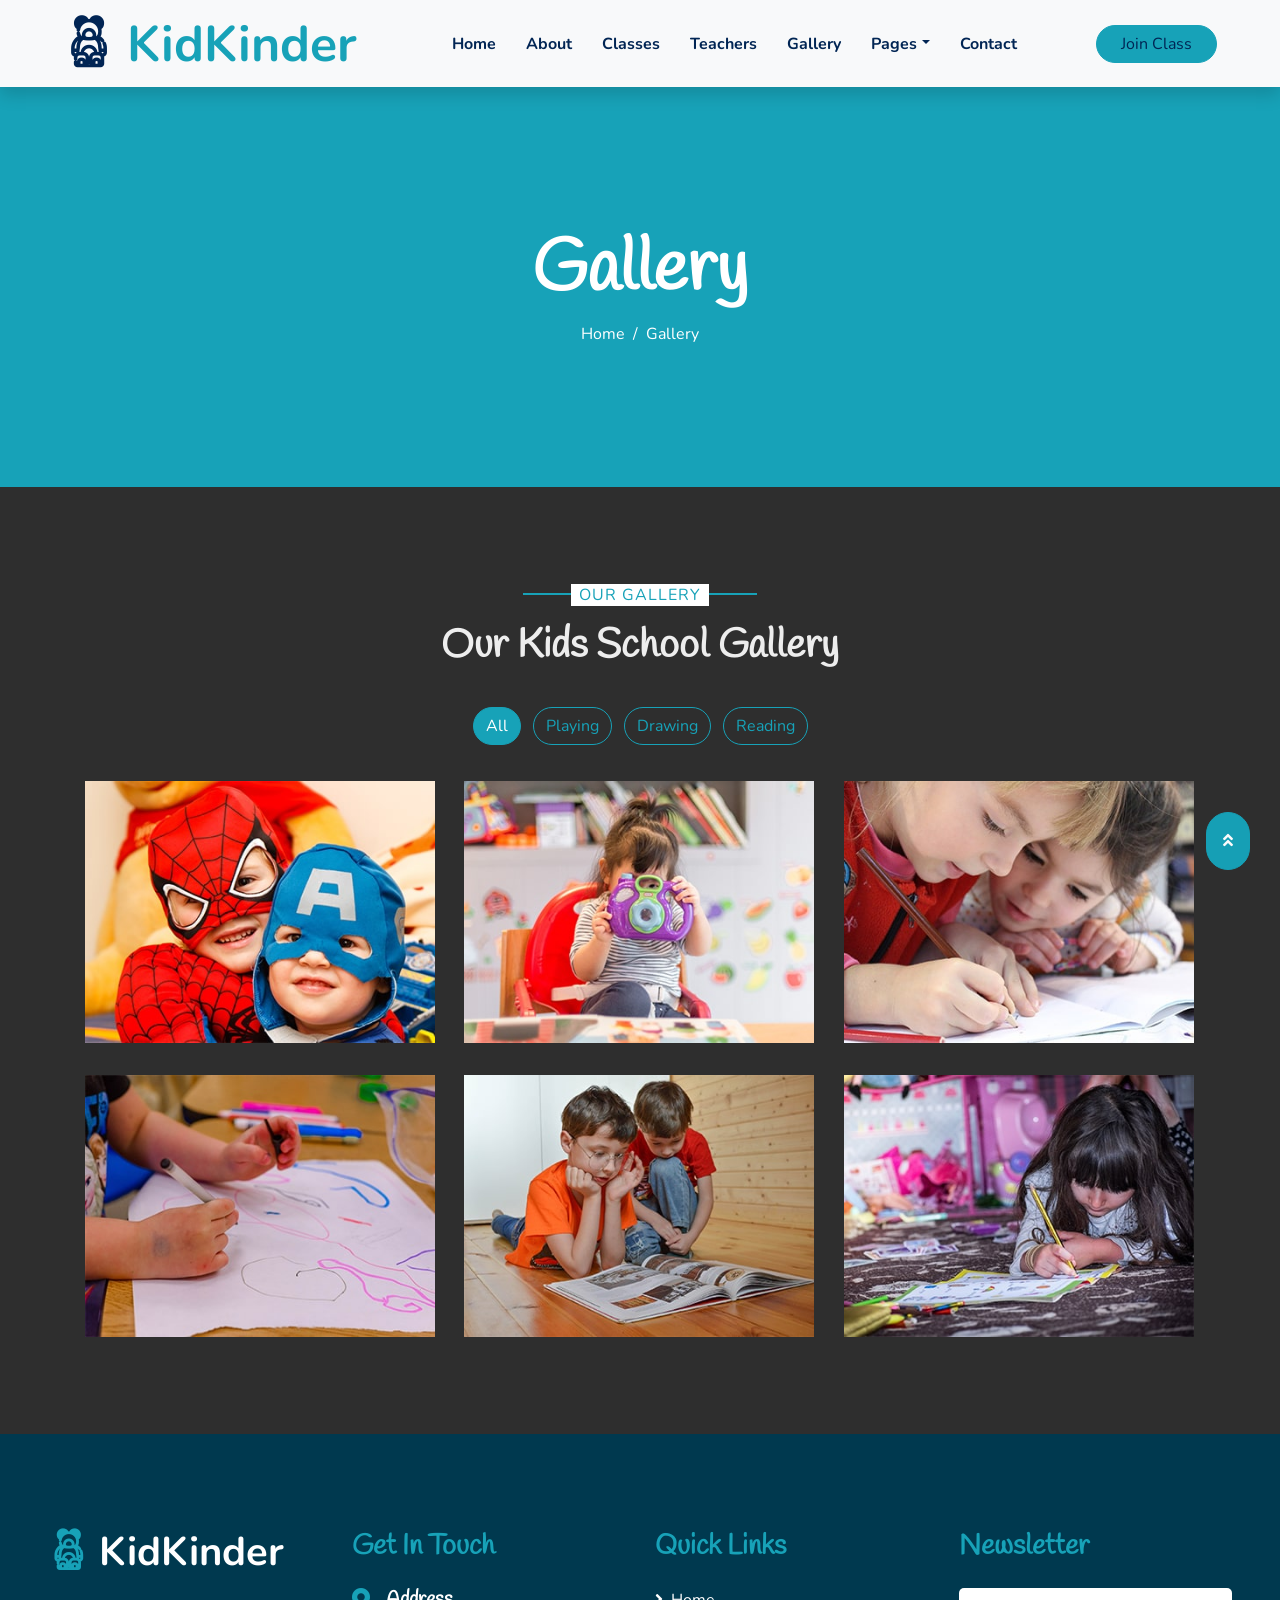
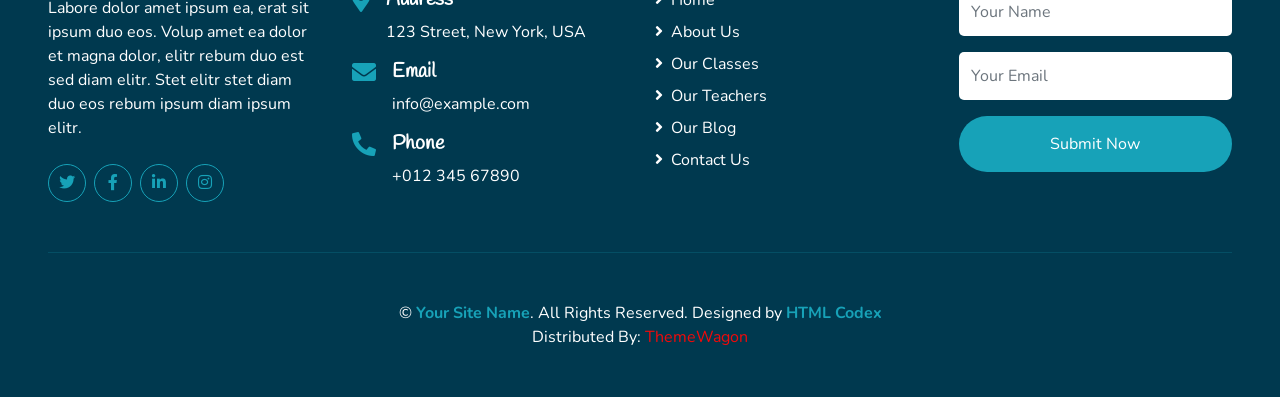
<file: APTECH-Team-4-Project-main/gallery.html>
<!DOCTYPE html>
<html lang="en">
  <head>
    <meta charset="utf-8" />
    <title>KidKinder - Kindergarten Website Template</title>
    <meta content="width=device-width, initial-scale=1.0" name="viewport" />
    <meta content="Free HTML Templates" name="keywords" />
    <meta content="Free HTML Templates" name="description" />

    <!-- Favicon -->
    <link href="img/favicon.ico" rel="icon" />

    <!-- Google Web Fonts -->
    <link rel="preconnect" href="https://fonts.gstatic.com" />
    <link
      href="https://fonts.googleapis.com/css2?family=Handlee&family=Nunito&display=swap"
      rel="stylesheet"
    />

    <!-- Font Awesome -->
    <link
      href="https://cdnjs.cloudflare.com/ajax/libs/font-awesome/5.10.0/css/all.min.css"
      rel="stylesheet"
    />

    <!-- Flaticon Font -->
    <link href="lib/flaticon/font/flaticon.css" rel="stylesheet" />

    <!-- Libraries Stylesheet -->
    <link href="lib/owlcarousel/assets/owl.carousel.min.css" rel="stylesheet" />
    <link href="lib/lightbox/css/lightbox.min.css" rel="stylesheet" />

    <!-- Customized Bootstrap Stylesheet -->
    <link href="css/style.css" rel="stylesheet" />
  </head>

  <body>
    <!-- Navbar Start -->
    <div class="container-fluid bg-light position-relative shadow">
      <nav
        class="navbar navbar-expand-lg bg-light navbar-light py-3 py-lg-0 px-0 px-lg-5"
      >
        <a
          href=""
          class="navbar-brand font-weight-bold text-secondary"
          style="font-size: 50px"
        >
          <i class="flaticon-043-teddy-bear"></i>
          <span class="text-primary">KidKinder</span>
        </a>
        <button
          type="button"
          class="navbar-toggler"
          data-toggle="collapse"
          data-target="#navbarCollapse"
        >
          <span class="navbar-toggler-icon"></span>
        </button>
        <div
          class="collapse navbar-collapse justify-content-between"
          id="navbarCollapse"
        >
          <div class="navbar-nav font-weight-bold mx-auto py-0">
            <a href="index.html" class="nav-item nav-link">Home</a>
            <a href="about.html" class="nav-item nav-link">About</a>
            <a href="class.html" class="nav-item nav-link">Classes</a>
            <a href="team.html" class="nav-item nav-link">Teachers</a>
            <a href="gallery.html" class="nav-item nav-link active">Gallery</a>
            <div class="nav-item dropdown">
              <a
                href="#"
                class="nav-link dropdown-toggle"
                data-toggle="dropdown"
                >Pages</a
              >
              <div class="dropdown-menu rounded-0 m-0">
                <a href="blog.html" class="dropdown-item">Blog Grid</a>
                <a href="single.html" class="dropdown-item">Blog Detail</a>
              </div>
            </div>
            <a href="contact.html" class="nav-item nav-link">Contact</a>
          </div>
          <a href="" class="btn btn-primary px-4">Join Class</a>
        </div>
      </nav>
    </div>
    <!-- Navbar End -->

    <!-- Header Start -->
    <div class="container-fluid bg-primary mb-5">
      <div
        class="d-flex flex-column align-items-center justify-content-center"
        style="min-height: 400px"
      >
        <h3 class="display-3 font-weight-bold text-white">Gallery</h3>
        <div class="d-inline-flex text-white">
          <p class="m-0"><a class="text-white" href="">Home</a></p>
          <p class="m-0 px-2">/</p>
          <p class="m-0">Gallery</p>
        </div>
      </div>
    </div>
    <!-- Header End -->

    <!-- Gallery Start -->
    <div class="container-fluid pt-5 pb-3">
      <div class="container">
        <div class="text-center pb-2">
          <p class="section-title px-5">
            <span class="px-2">Our Gallery</span>
          </p>
          <h1 class="mb-4">Our Kids School Gallery</h1>
        </div>
        <div class="row">
          <div class="col-12 text-center mb-2">
            <ul class="list-inline mb-4" id="portfolio-flters">
              <li class="btn btn-outline-primary m-1 active" data-filter="*">
                All
              </li>
              <li class="btn btn-outline-primary m-1" data-filter=".first">
                Playing
              </li>
              <li class="btn btn-outline-primary m-1" data-filter=".second">
                Drawing
              </li>
              <li class="btn btn-outline-primary m-1" data-filter=".third">
                Reading
              </li>
            </ul>
          </div>
        </div>
        <div class="row portfolio-container">
          <div class="col-lg-4 col-md-6 mb-4 portfolio-item first">
            <div class="position-relative overflow-hidden mb-2">
              <img class="img-fluid w-100" src="img/portfolio-1.jpg" alt="" />
              <div
                class="portfolio-btn bg-primary d-flex align-items-center justify-content-center"
              >
                <a href="img/portfolio-1.jpg" data-lightbox="portfolio">
                  <i class="fa fa-plus text-white" style="font-size: 60px"></i>
                </a>
              </div>
            </div>
          </div>
          <div class="col-lg-4 col-md-6 mb-4 portfolio-item second">
            <div class="position-relative overflow-hidden mb-2">
              <img class="img-fluid w-100" src="img/portfolio-2.jpg" alt="" />
              <div
                class="portfolio-btn bg-primary d-flex align-items-center justify-content-center"
              >
                <a href="img/portfolio-2.jpg" data-lightbox="portfolio">
                  <i class="fa fa-plus text-white" style="font-size: 60px"></i>
                </a>
              </div>
            </div>
          </div>
          <div class="col-lg-4 col-md-6 mb-4 portfolio-item third">
            <div class="position-relative overflow-hidden mb-2">
              <img class="img-fluid w-100" src="img/portfolio-3.jpg" alt="" />
              <div
                class="portfolio-btn bg-primary d-flex align-items-center justify-content-center"
              >
                <a href="img/portfolio-3.jpg" data-lightbox="portfolio">
                  <i class="fa fa-plus text-white" style="font-size: 60px"></i>
                </a>
              </div>
            </div>
          </div>
          <div class="col-lg-4 col-md-6 mb-4 portfolio-item first">
            <div class="position-relative overflow-hidden mb-2">
              <img class="img-fluid w-100" src="img/portfolio-4.jpg" alt="" />
              <div
                class="portfolio-btn bg-primary d-flex align-items-center justify-content-center"
              >
                <a href="img/portfolio-4.jpg" data-lightbox="portfolio">
                  <i class="fa fa-plus text-white" style="font-size: 60px"></i>
                </a>
              </div>
            </div>
          </div>
          <div class="col-lg-4 col-md-6 mb-4 portfolio-item second">
            <div class="position-relative overflow-hidden mb-2">
              <img class="img-fluid w-100" src="img/portfolio-5.jpg" alt="" />
              <div
                class="portfolio-btn bg-primary d-flex align-items-center justify-content-center"
              >
                <a href="img/portfolio-5.jpg" data-lightbox="portfolio">
                  <i class="fa fa-plus text-white" style="font-size: 60px"></i>
                </a>
              </div>
            </div>
          </div>
          <div class="col-lg-4 col-md-6 mb-4 portfolio-item third">
            <div class="position-relative overflow-hidden mb-2">
              <img class="img-fluid w-100" src="img/portfolio-6.jpg" alt="" />
              <div
                class="portfolio-btn bg-primary d-flex align-items-center justify-content-center"
              >
                <a href="img/portfolio-6.jpg" data-lightbox="portfolio">
                  <i class="fa fa-plus text-white" style="font-size: 60px"></i>
                </a>
              </div>
            </div>
          </div>
        </div>
      </div>
    </div>
    <!-- Gallery End -->

    <!-- Footer Start -->
    <div
      class="container-fluid bg-secondary text-white mt-5 py-5 px-sm-3 px-md-5"
    >
      <div class="row pt-5">
        <div class="col-lg-3 col-md-6 mb-5">
          <a
            href=""
            class="navbar-brand font-weight-bold text-primary m-0 mb-4 p-0"
            style="font-size: 40px; line-height: 40px"
          >
            <i class="flaticon-043-teddy-bear"></i>
            <span class="text-white">KidKinder</span>
          </a>
          <p>
            Labore dolor amet ipsum ea, erat sit ipsum duo eos. Volup amet ea
            dolor et magna dolor, elitr rebum duo est sed diam elitr. Stet elitr
            stet diam duo eos rebum ipsum diam ipsum elitr.
          </p>
          <div class="d-flex justify-content-start mt-4">
            <a
              class="btn btn-outline-primary rounded-circle text-center mr-2 px-0"
              style="width: 38px; height: 38px"
              href="#"
              ><i class="fab fa-twitter"></i
            ></a>
            <a
              class="btn btn-outline-primary rounded-circle text-center mr-2 px-0"
              style="width: 38px; height: 38px"
              href="#"
              ><i class="fab fa-facebook-f"></i
            ></a>
            <a
              class="btn btn-outline-primary rounded-circle text-center mr-2 px-0"
              style="width: 38px; height: 38px"
              href="#"
              ><i class="fab fa-linkedin-in"></i
            ></a>
            <a
              class="btn btn-outline-primary rounded-circle text-center mr-2 px-0"
              style="width: 38px; height: 38px"
              href="#"
              ><i class="fab fa-instagram"></i
            ></a>
          </div>
        </div>
        <div class="col-lg-3 col-md-6 mb-5">
          <h3 class="text-primary mb-4">Get In Touch</h3>
          <div class="d-flex">
            <h4 class="fa fa-map-marker-alt text-primary"></h4>
            <div class="pl-3">
              <h5 class="text-white">Address</h5>
              <p>123 Street, New York, USA</p>
            </div>
          </div>
          <div class="d-flex">
            <h4 class="fa fa-envelope text-primary"></h4>
            <div class="pl-3">
              <h5 class="text-white">Email</h5>
              <p>info@example.com</p>
            </div>
          </div>
          <div class="d-flex">
            <h4 class="fa fa-phone-alt text-primary"></h4>
            <div class="pl-3">
              <h5 class="text-white">Phone</h5>
              <p>+012 345 67890</p>
            </div>
          </div>
        </div>
        <div class="col-lg-3 col-md-6 mb-5">
          <h3 class="text-primary mb-4">Quick Links</h3>
          <div class="d-flex flex-column justify-content-start">
            <a class="text-white mb-2" href="#"
              ><i class="fa fa-angle-right mr-2"></i>Home</a
            >
            <a class="text-white mb-2" href="#"
              ><i class="fa fa-angle-right mr-2"></i>About Us</a
            >
            <a class="text-white mb-2" href="#"
              ><i class="fa fa-angle-right mr-2"></i>Our Classes</a
            >
            <a class="text-white mb-2" href="#"
              ><i class="fa fa-angle-right mr-2"></i>Our Teachers</a
            >
            <a class="text-white mb-2" href="#"
              ><i class="fa fa-angle-right mr-2"></i>Our Blog</a
            >
            <a class="text-white" href="#"
              ><i class="fa fa-angle-right mr-2"></i>Contact Us</a
            >
          </div>
        </div>
        <div class="col-lg-3 col-md-6 mb-5">
          <h3 class="text-primary mb-4">Newsletter</h3>
          <form action="">
            <div class="form-group">
              <input
                type="text"
                class="form-control border-0 py-4"
                placeholder="Your Name"
                required="required"
              />
            </div>
            <div class="form-group">
              <input
                type="email"
                class="form-control border-0 py-4"
                placeholder="Your Email"
                required="required"
              />
            </div>
            <div>
              <button
                class="btn btn-primary btn-block border-0 py-3"
                type="submit"
              >
                Submit Now
              </button>
            </div>
          </form>
        </div>
      </div>
      <div
        class="container-fluid pt-5"
        style="border-top: 1px solid rgba(23, 162, 184, 0.2) ;"
      >
        <p class="m-0 text-center text-white">
          &copy;
          <a class="text-primary font-weight-bold" href="#">Your Site Name</a>.
          All Rights Reserved.

          <!--/*** This template is free as long as you keep the footer author’s credit link/attribution link/backlink. If you'd like to use the template without the footer author’s credit link/attribution link/backlink, you can purchase the Credit Removal License from "https://htmlcodex.com/credit-removal". Thank you for your support. ***/-->
          Designed by
          <a class="text-primary font-weight-bold" href="https://htmlcodex.com"
            >HTML Codex</a
          >
          <br />Distributed By:
          <a href="https://themewagon.com" target="_blank">ThemeWagon</a>
        </p>
      </div>
    </div>
    <!-- Footer End -->

    <!-- Back to Top -->
    <a href="#" class="btn btn-primary p-3 back-to-top"
      ><i class="fa fa-angle-double-up"></i
    ></a>

    <!-- JavaScript Libraries -->
    <script src="https://code.jquery.com/jquery-3.4.1.min.js"></script>
    <script src="https://stackpath.bootstrapcdn.com/bootstrap/4.4.1/js/bootstrap.bundle.min.js"></script>
    <script src="lib/easing/easing.min.js"></script>
    <script src="lib/owlcarousel/owl.carousel.min.js"></script>
    <script src="lib/isotope/isotope.pkgd.min.js"></script>
    <script src="lib/lightbox/js/lightbox.min.js"></script>

    <!-- Contact Javascript File -->
    <script src="mail/jqBootstrapValidation.min.js"></script>
    <script src="mail/contact.js"></script>

    <!-- Template Javascript -->
    <script src="js/main.js"></script>
  </body>
</html>
</file>
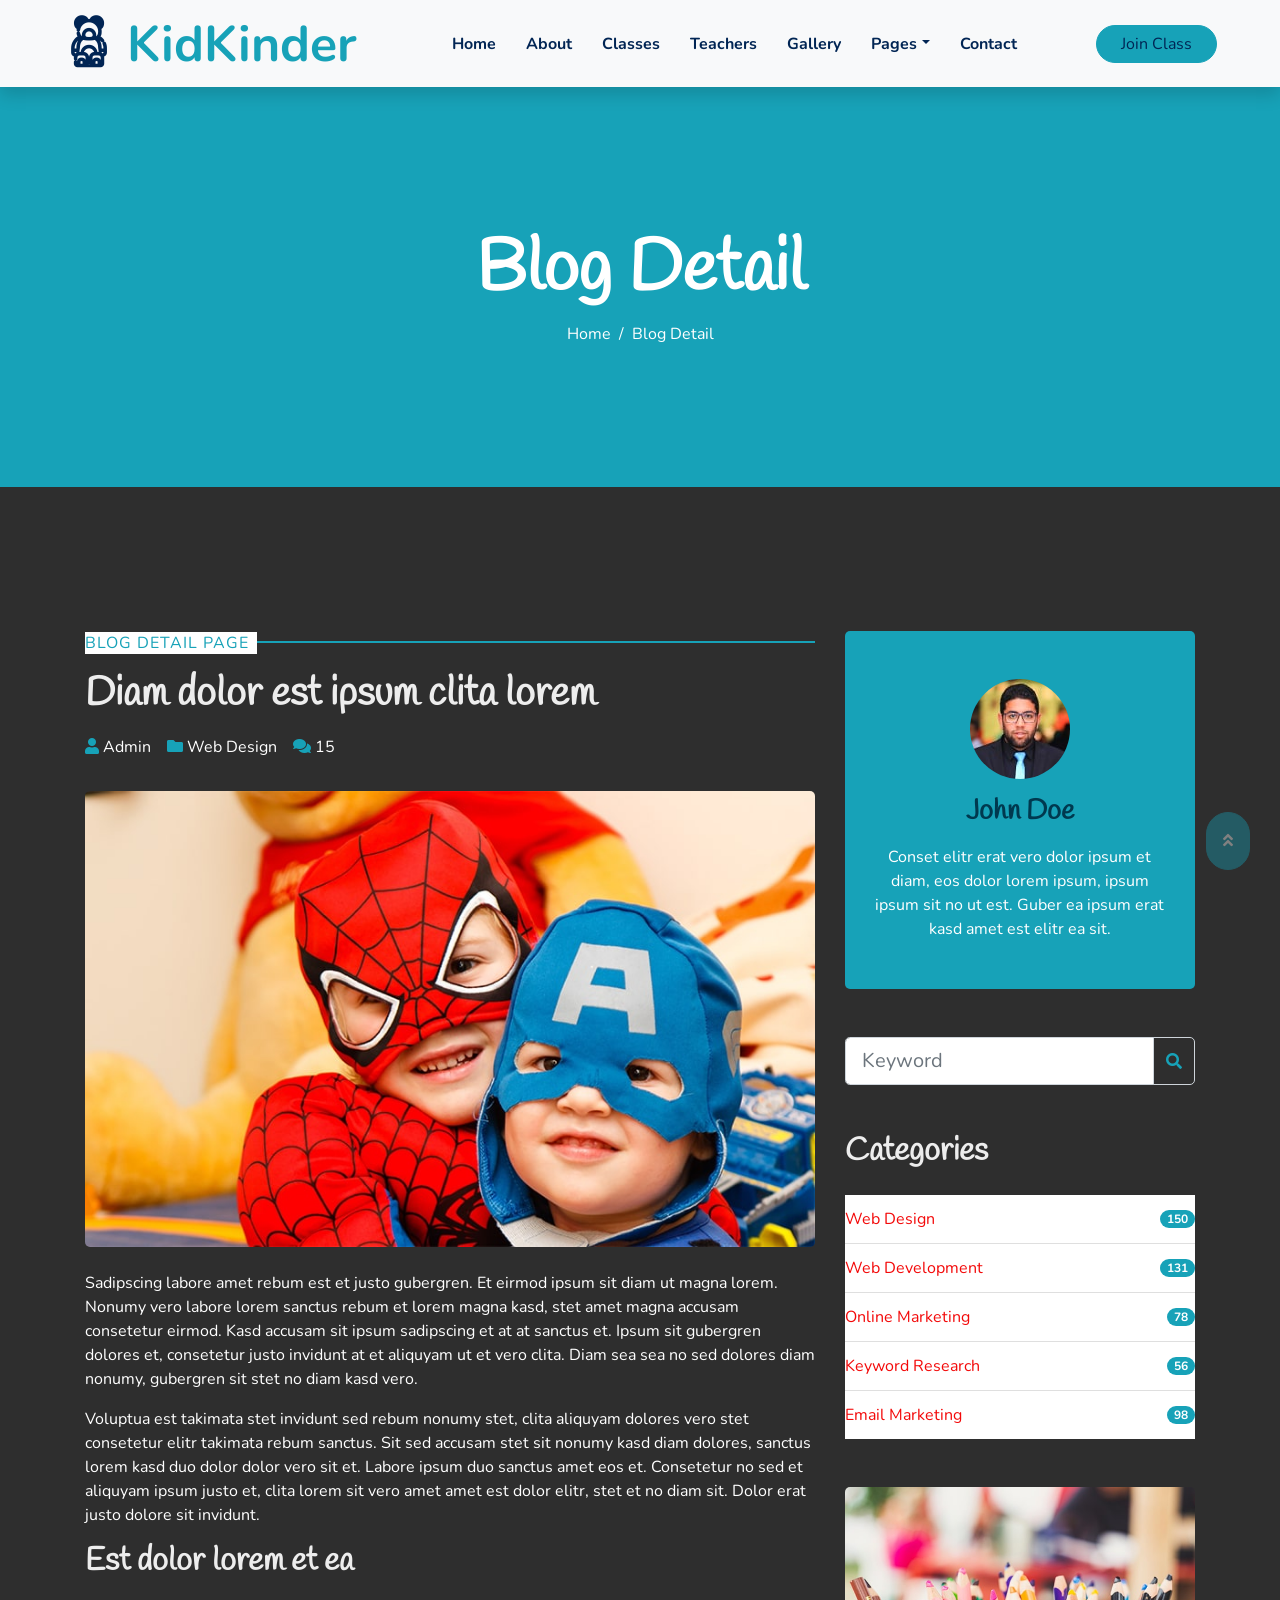
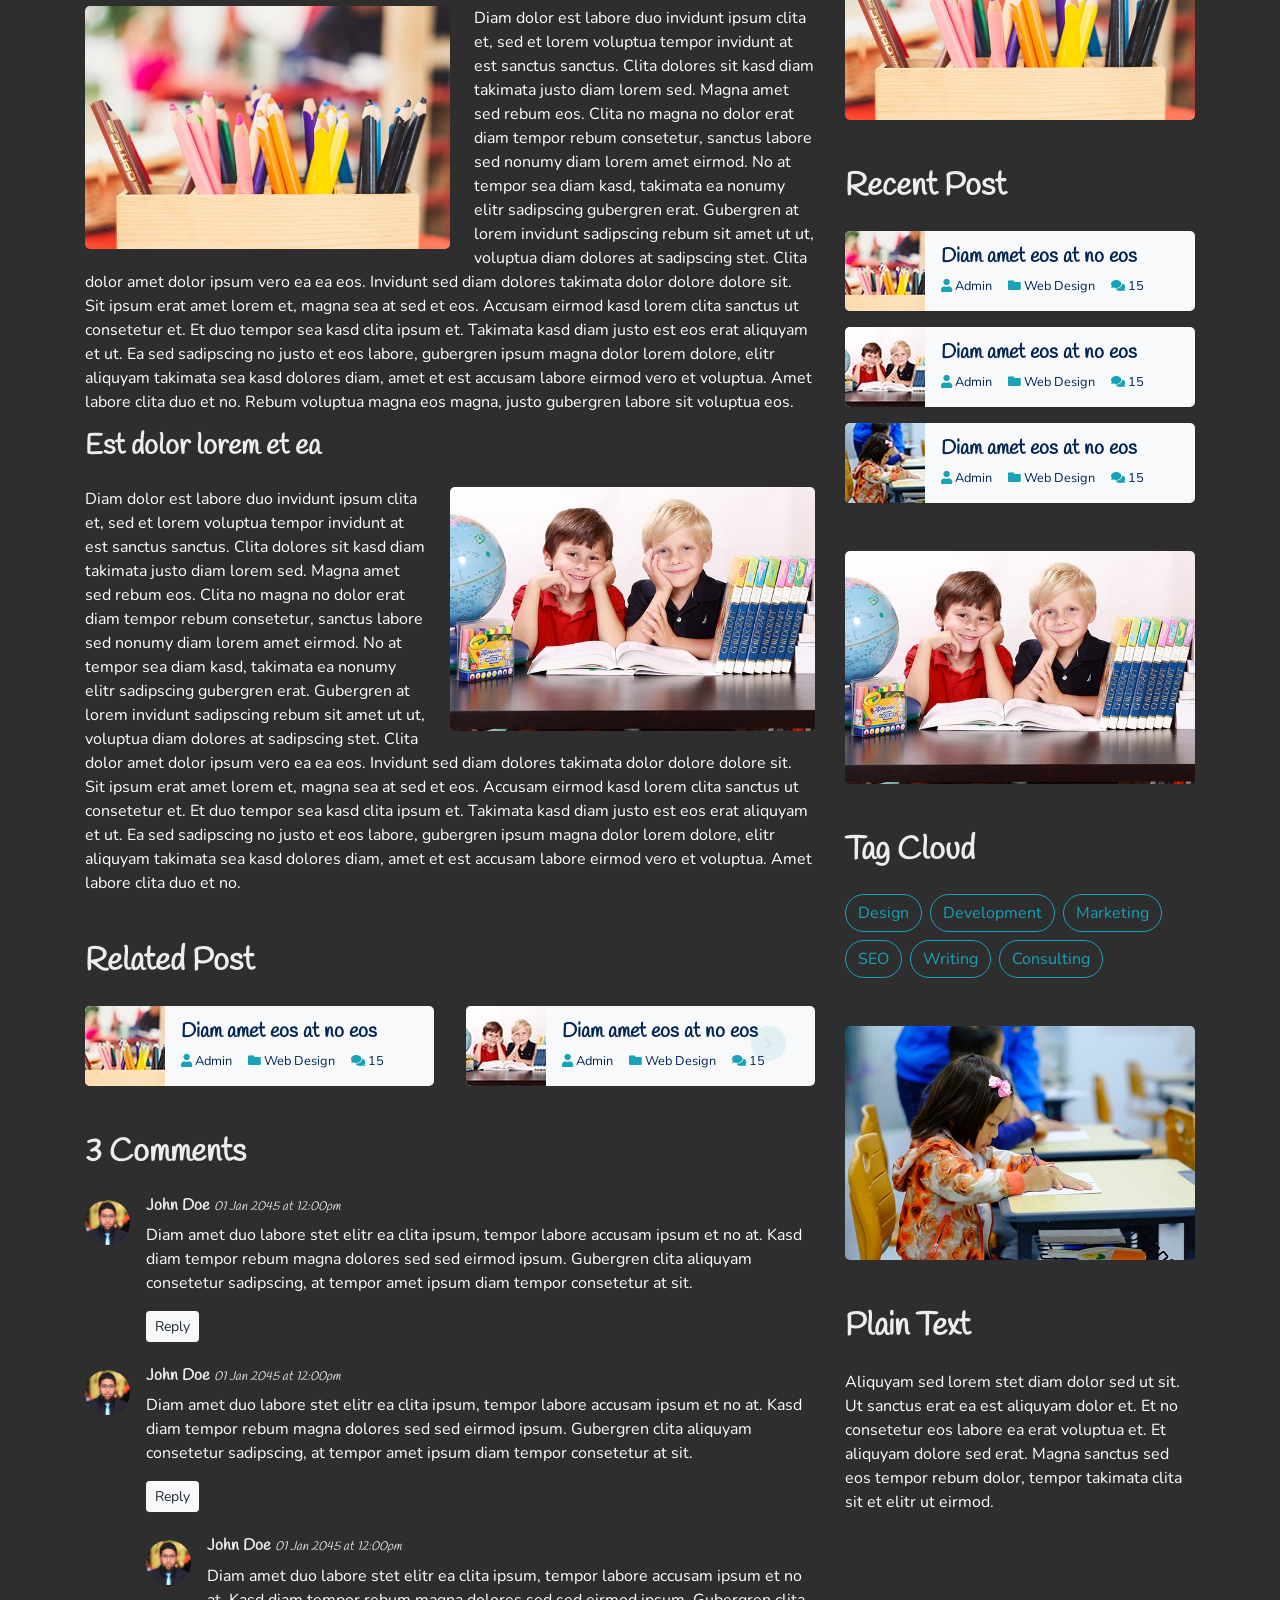
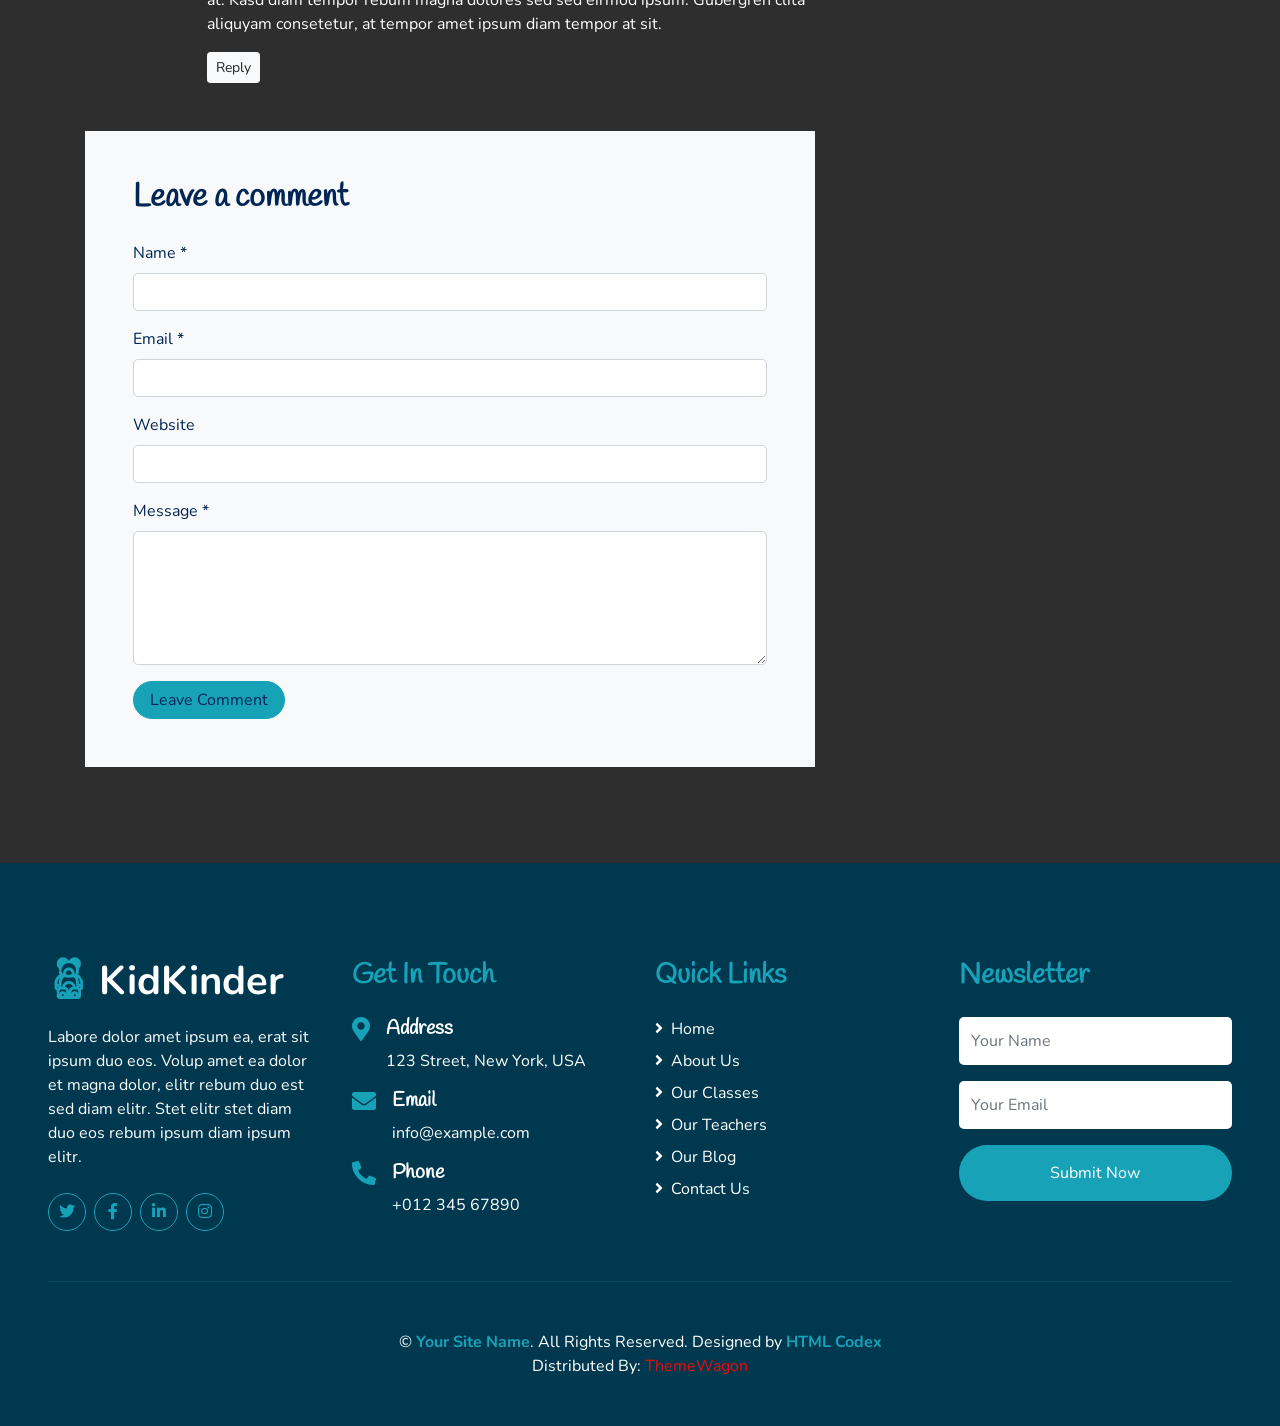
<file: APTECH-Team-4-Project-main/single.html>
<!DOCTYPE html>
<html lang="en">
  <head>
    <meta charset="utf-8" />
    <title>KidKinder - Kindergarten Website Template</title>
    <meta content="width=device-width, initial-scale=1.0" name="viewport" />
    <meta content="Free HTML Templates" name="keywords" />
    <meta content="Free HTML Templates" name="description" />

    <!-- Favicon -->
    <link href="img/favicon.ico" rel="icon" />

    <!-- Google Web Fonts -->
    <link rel="preconnect" href="https://fonts.gstatic.com" />
    <link
      href="https://fonts.googleapis.com/css2?family=Handlee&family=Nunito&display=swap"
      rel="stylesheet"
    />

    <!-- Font Awesome -->
    <link
      href="https://cdnjs.cloudflare.com/ajax/libs/font-awesome/5.10.0/css/all.min.css"
      rel="stylesheet"
    />

    <!-- Flaticon Font -->
    <link href="lib/flaticon/font/flaticon.css" rel="stylesheet" />

    <!-- Libraries Stylesheet -->
    <link href="lib/owlcarousel/assets/owl.carousel.min.css" rel="stylesheet" />
    <link href="lib/lightbox/css/lightbox.min.css" rel="stylesheet" />

    <!-- Customized Bootstrap Stylesheet -->
    <link href="css/style.css" rel="stylesheet" />
  </head>

  <body>
    <!-- Navbar Start -->
    <div class="container-fluid bg-light position-relative shadow">
      <nav
        class="navbar navbar-expand-lg bg-light navbar-light py-3 py-lg-0 px-0 px-lg-5"
      >
        <a
          href=""
          class="navbar-brand font-weight-bold text-secondary"
          style="font-size: 50px"
        >
          <i class="flaticon-043-teddy-bear"></i>
          <span class="text-primary">KidKinder</span>
        </a>
        <button
          type="button"
          class="navbar-toggler"
          data-toggle="collapse"
          data-target="#navbarCollapse"
        >
          <span class="navbar-toggler-icon"></span>
        </button>
        <div
          class="collapse navbar-collapse justify-content-between"
          id="navbarCollapse"
        >
          <div class="navbar-nav font-weight-bold mx-auto py-0">
            <a href="index.html" class="nav-item nav-link">Home</a>
            <a href="about.html" class="nav-item nav-link">About</a>
            <a href="class.html" class="nav-item nav-link">Classes</a>
            <a href="team.html" class="nav-item nav-link">Teachers</a>
            <a href="gallery.html" class="nav-item nav-link">Gallery</a>
            <div class="nav-item dropdown">
              <a
                href="#"
                class="nav-link dropdown-toggle active"
                data-toggle="dropdown"
                >Pages</a
              >
              <div class="dropdown-menu rounded-0 m-0">
                <a href="blog.html" class="dropdown-item">Blog Grid</a>
                <a href="single.html" class="dropdown-item">Blog Detail</a>
              </div>
            </div>
            <a href="contact.html" class="nav-item nav-link">Contact</a>
          </div>
          <a href="" class="btn btn-primary px-4">Join Class</a>
        </div>
      </nav>
    </div>
    <!-- Navbar End -->

    <!-- Header Start -->
    <div class="container-fluid bg-primary mb-5">
      <div
        class="d-flex flex-column align-items-center justify-content-center"
        style="min-height: 400px"
      >
        <h3 class="display-3 font-weight-bold text-white">Blog Detail</h3>
        <div class="d-inline-flex text-white">
          <p class="m-0"><a class="text-white" href="">Home</a></p>
          <p class="m-0 px-2">/</p>
          <p class="m-0">Blog Detail</p>
        </div>
      </div>
    </div>
    <!-- Header End -->

    <!-- Detail Start -->
    <div class="container py-5">
      <div class="row pt-5">
        <div class="col-lg-8">
          <div class="d-flex flex-column text-left mb-3">
            <p class="section-title pr-5">
              <span class="pr-2">Blog Detail Page</span>
            </p>
            <h1 class="mb-3">Diam dolor est ipsum clita lorem</h1>
            <div class="d-flex">
              <p class="mr-3"><i class="fa fa-user text-primary"></i> Admin</p>
              <p class="mr-3">
                <i class="fa fa-folder text-primary"></i> Web Design
              </p>
              <p class="mr-3"><i class="fa fa-comments text-primary"></i> 15</p>
            </div>
          </div>
          <div class="mb-5">
            <img
              class="img-fluid rounded w-100 mb-4"
              src="img/detail.jpg"
              alt="Image"
            />
            <p>
              Sadipscing labore amet rebum est et justo gubergren. Et eirmod
              ipsum sit diam ut magna lorem. Nonumy vero labore lorem sanctus
              rebum et lorem magna kasd, stet amet magna accusam consetetur
              eirmod. Kasd accusam sit ipsum sadipscing et at at sanctus et.
              Ipsum sit gubergren dolores et, consetetur justo invidunt at et
              aliquyam ut et vero clita. Diam sea sea no sed dolores diam
              nonumy, gubergren sit stet no diam kasd vero.
            </p>
            <p>
              Voluptua est takimata stet invidunt sed rebum nonumy stet, clita
              aliquyam dolores vero stet consetetur elitr takimata rebum
              sanctus. Sit sed accusam stet sit nonumy kasd diam dolores,
              sanctus lorem kasd duo dolor dolor vero sit et. Labore ipsum duo
              sanctus amet eos et. Consetetur no sed et aliquyam ipsum justo et,
              clita lorem sit vero amet amet est dolor elitr, stet et no diam
              sit. Dolor erat justo dolore sit invidunt.
            </p>
            <h2 class="mb-4">Est dolor lorem et ea</h2>
            <img
              class="img-fluid rounded w-50 float-left mr-4 mb-3"
              src="img/blog-1.jpg"
              alt="Image"
            />
            <p>
              Diam dolor est labore duo invidunt ipsum clita et, sed et lorem
              voluptua tempor invidunt at est sanctus sanctus. Clita dolores sit
              kasd diam takimata justo diam lorem sed. Magna amet sed rebum eos.
              Clita no magna no dolor erat diam tempor rebum consetetur, sanctus
              labore sed nonumy diam lorem amet eirmod. No at tempor sea diam
              kasd, takimata ea nonumy elitr sadipscing gubergren erat.
              Gubergren at lorem invidunt sadipscing rebum sit amet ut ut,
              voluptua diam dolores at sadipscing stet. Clita dolor amet dolor
              ipsum vero ea ea eos. Invidunt sed diam dolores takimata dolor
              dolore dolore sit. Sit ipsum erat amet lorem et, magna sea at sed
              et eos. Accusam eirmod kasd lorem clita sanctus ut consetetur et.
              Et duo tempor sea kasd clita ipsum et. Takimata kasd diam justo
              est eos erat aliquyam et ut. Ea sed sadipscing no justo et eos
              labore, gubergren ipsum magna dolor lorem dolore, elitr aliquyam
              takimata sea kasd dolores diam, amet et est accusam labore eirmod
              vero et voluptua. Amet labore clita duo et no. Rebum voluptua
              magna eos magna, justo gubergren labore sit voluptua eos.
            </p>
            <h3 class="mb-4">Est dolor lorem et ea</h3>
            <img
              class="img-fluid rounded w-50 float-right ml-4 mb-3"
              src="img/blog-2.jpg"
              alt="Image"
            />
            <p>
              Diam dolor est labore duo invidunt ipsum clita et, sed et lorem
              voluptua tempor invidunt at est sanctus sanctus. Clita dolores sit
              kasd diam takimata justo diam lorem sed. Magna amet sed rebum eos.
              Clita no magna no dolor erat diam tempor rebum consetetur, sanctus
              labore sed nonumy diam lorem amet eirmod. No at tempor sea diam
              kasd, takimata ea nonumy elitr sadipscing gubergren erat.
              Gubergren at lorem invidunt sadipscing rebum sit amet ut ut,
              voluptua diam dolores at sadipscing stet. Clita dolor amet dolor
              ipsum vero ea ea eos. Invidunt sed diam dolores takimata dolor
              dolore dolore sit. Sit ipsum erat amet lorem et, magna sea at sed
              et eos. Accusam eirmod kasd lorem clita sanctus ut consetetur et.
              Et duo tempor sea kasd clita ipsum et. Takimata kasd diam justo
              est eos erat aliquyam et ut. Ea sed sadipscing no justo et eos
              labore, gubergren ipsum magna dolor lorem dolore, elitr aliquyam
              takimata sea kasd dolores diam, amet et est accusam labore eirmod
              vero et voluptua. Amet labore clita duo et no.
            </p>
          </div>

          <!-- Related Post -->
          <div class="mb-5 mx-n3">
            <h2 class="mb-4 ml-3">Related Post</h2>
            <div class="owl-carousel post-carousel position-relative">
              <div
                class="d-flex align-items-center bg-light shadow-sm rounded overflow-hidden mx-3"
              >
                <img
                  class="img-fluid"
                  src="img/post-1.jpg"
                  style="width: 80px; height: 80px"
                />
                <div class="pl-3">
                  <h5 class="">Diam amet eos at no eos</h5>
                  <div class="d-flex">
                    <small class="mr-3"
                      ><i class="fa fa-user text-primary"></i> Admin</small
                    >
                    <small class="mr-3"
                      ><i class="fa fa-folder text-primary"></i> Web
                      Design</small
                    >
                    <small class="mr-3"
                      ><i class="fa fa-comments text-primary"></i> 15</small
                    >
                  </div>
                </div>
              </div>
              <div
                class="d-flex align-items-center bg-light shadow-sm rounded overflow-hidden mx-3"
              >
                <img
                  class="img-fluid"
                  src="img/post-2.jpg"
                  style="width: 80px; height: 80px"
                />
                <div class="pl-3">
                  <h5 class="">Diam amet eos at no eos</h5>
                  <div class="d-flex">
                    <small class="mr-3"
                      ><i class="fa fa-user text-primary"></i> Admin</small
                    >
                    <small class="mr-3"
                      ><i class="fa fa-folder text-primary"></i> Web
                      Design</small
                    >
                    <small class="mr-3"
                      ><i class="fa fa-comments text-primary"></i> 15</small
                    >
                  </div>
                </div>
              </div>
              <div
                class="d-flex align-items-center bg-light shadow-sm rounded overflow-hidden mx-3"
              >
                <img
                  class="img-fluid"
                  src="img/post-3.jpg"
                  style="width: 80px; height: 80px"
                />
                <div class="pl-3">
                  <h5 class="">Diam amet eos at no eos</h5>
                  <div class="d-flex">
                    <small class="mr-3"
                      ><i class="fa fa-user text-primary"></i> Admin</small
                    >
                    <small class="mr-3"
                      ><i class="fa fa-folder text-primary"></i> Web
                      Design</small
                    >
                    <small class="mr-3"
                      ><i class="fa fa-comments text-primary"></i> 15</small
                    >
                  </div>
                </div>
              </div>
            </div>
          </div>

          <!-- Comment List -->
          <div class="mb-5">
            <h2 class="mb-4">3 Comments</h2>
            <div class="media mb-4">
              <img
                src="img/user.jpg"
                alt="Image"
                class="img-fluid rounded-circle mr-3 mt-1"
                style="width: 45px"
              />
              <div class="media-body">
                <h6>
                  John Doe <small><i>01 Jan 2045 at 12:00pm</i></small>
                </h6>
                <p>
                  Diam amet duo labore stet elitr ea clita ipsum, tempor labore
                  accusam ipsum et no at. Kasd diam tempor rebum magna dolores
                  sed sed eirmod ipsum. Gubergren clita aliquyam consetetur
                  sadipscing, at tempor amet ipsum diam tempor consetetur at
                  sit.
                </p>
                <button class="btn btn-sm btn-light">Reply</button>
              </div>
            </div>
            <div class="media mb-4">
              <img
                src="img/user.jpg"
                alt="Image"
                class="img-fluid rounded-circle mr-3 mt-1"
                style="width: 45px"
              />
              <div class="media-body">
                <h6>
                  John Doe <small><i>01 Jan 2045 at 12:00pm</i></small>
                </h6>
                <p>
                  Diam amet duo labore stet elitr ea clita ipsum, tempor labore
                  accusam ipsum et no at. Kasd diam tempor rebum magna dolores
                  sed sed eirmod ipsum. Gubergren clita aliquyam consetetur
                  sadipscing, at tempor amet ipsum diam tempor consetetur at
                  sit.
                </p>
                <button class="btn btn-sm btn-light">Reply</button>
                <div class="media mt-4">
                  <img
                    src="img/user.jpg"
                    alt="Image"
                    class="img-fluid rounded-circle mr-3 mt-1"
                    style="width: 45px"
                  />
                  <div class="media-body">
                    <h6>
                      John Doe <small><i>01 Jan 2045 at 12:00pm</i></small>
                    </h6>
                    <p>
                      Diam amet duo labore stet elitr ea clita ipsum, tempor
                      labore accusam ipsum et no at. Kasd diam tempor rebum
                      magna dolores sed sed eirmod ipsum. Gubergren clita
                      aliquyam consetetur, at tempor amet ipsum diam tempor at
                      sit.
                    </p>
                    <button class="btn btn-sm btn-light">Reply</button>
                  </div>
                </div>
              </div>
            </div>
          </div>

          <!-- Comment Form -->
          <div class="bg-light p-5">
            <h2 class="mb-4">Leave a comment</h2>
            <form>
              <div class="form-group">
                <label for="name">Name *</label>
                <input type="text" class="form-control" id="name" />
              </div>
              <div class="form-group">
                <label for="email">Email *</label>
                <input type="email" class="form-control" id="email" />
              </div>
              <div class="form-group">
                <label for="website">Website</label>
                <input type="url" class="form-control" id="website" />
              </div>

              <div class="form-group">
                <label for="message">Message *</label>
                <textarea
                  id="message"
                  cols="30"
                  rows="5"
                  class="form-control"
                ></textarea>
              </div>
              <div class="form-group mb-0">
                <input
                  type="submit"
                  value="Leave Comment"
                  class="btn btn-primary px-3"
                />
              </div>
            </form>
          </div>
        </div>

        <div class="col-lg-4 mt-5 mt-lg-0">
          <!-- Author Bio -->
          <div
            class="d-flex flex-column text-center bg-primary rounded mb-5 py-5 px-4"
          >
            <img
              src="img/user.jpg"
              class="img-fluid rounded-circle mx-auto mb-3"
              style="width: 100px"
            />
            <h3 class="text-secondary mb-3">John Doe</h3>
            <p class="text-white m-0">
              Conset elitr erat vero dolor ipsum et diam, eos dolor lorem ipsum,
              ipsum ipsum sit no ut est. Guber ea ipsum erat kasd amet est elitr
              ea sit.
            </p>
          </div>

          <!-- Search Form -->
          <div class="mb-5">
            <form action="">
              <div class="input-group">
                <input
                  type="text"
                  class="form-control form-control-lg"
                  placeholder="Keyword"
                />
                <div class="input-group-append">
                  <span class="input-group-text bg-transparent text-primary"
                    ><i class="fa fa-search"></i
                  ></span>
                </div>
              </div>
            </form>
          </div>

          <!-- Category List -->
          <div class="mb-5">
            <h2 class="mb-4">Categories</h2>
            <ul class="list-group list-group-flush">
              <li
                class="list-group-item d-flex justify-content-between align-items-center px-0"
              >
                <a href="">Web Design</a>
                <span class="badge badge-primary badge-pill">150</span>
              </li>
              <li
                class="list-group-item d-flex justify-content-between align-items-center px-0"
              >
                <a href="">Web Development</a>
                <span class="badge badge-primary badge-pill">131</span>
              </li>
              <li
                class="list-group-item d-flex justify-content-between align-items-center px-0"
              >
                <a href="">Online Marketing</a>
                <span class="badge badge-primary badge-pill">78</span>
              </li>
              <li
                class="list-group-item d-flex justify-content-between align-items-center px-0"
              >
                <a href="">Keyword Research</a>
                <span class="badge badge-primary badge-pill">56</span>
              </li>
              <li
                class="list-group-item d-flex justify-content-between align-items-center px-0"
              >
                <a href="">Email Marketing</a>
                <span class="badge badge-primary badge-pill">98</span>
              </li>
            </ul>
          </div>

          <!-- Single Image -->
          <div class="mb-5">
            <img src="img/blog-1.jpg" alt="" class="img-fluid rounded" />
          </div>

          <!-- Recent Post -->
          <div class="mb-5">
            <h2 class="mb-4">Recent Post</h2>
            <div
              class="d-flex align-items-center bg-light shadow-sm rounded overflow-hidden mb-3"
            >
              <img
                class="img-fluid"
                src="img/post-1.jpg"
                style="width: 80px; height: 80px"
              />
              <div class="pl-3">
                <h5 class="">Diam amet eos at no eos</h5>
                <div class="d-flex">
                  <small class="mr-3"
                    ><i class="fa fa-user text-primary"></i> Admin</small
                  >
                  <small class="mr-3"
                    ><i class="fa fa-folder text-primary"></i> Web Design</small
                  >
                  <small class="mr-3"
                    ><i class="fa fa-comments text-primary"></i> 15</small
                  >
                </div>
              </div>
            </div>
            <div
              class="d-flex align-items-center bg-light shadow-sm rounded overflow-hidden mb-3"
            >
              <img
                class="img-fluid"
                src="img/post-2.jpg"
                style="width: 80px; height: 80px"
              />
              <div class="pl-3">
                <h5 class="">Diam amet eos at no eos</h5>
                <div class="d-flex">
                  <small class="mr-3"
                    ><i class="fa fa-user text-primary"></i> Admin</small
                  >
                  <small class="mr-3"
                    ><i class="fa fa-folder text-primary"></i> Web Design</small
                  >
                  <small class="mr-3"
                    ><i class="fa fa-comments text-primary"></i> 15</small
                  >
                </div>
              </div>
            </div>
            <div
              class="d-flex align-items-center bg-light shadow-sm rounded overflow-hidden mb-3"
            >
              <img
                class="img-fluid"
                src="img/post-3.jpg"
                style="width: 80px; height: 80px"
              />
              <div class="pl-3">
                <h5 class="">Diam amet eos at no eos</h5>
                <div class="d-flex">
                  <small class="mr-3"
                    ><i class="fa fa-user text-primary"></i> Admin</small
                  >
                  <small class="mr-3"
                    ><i class="fa fa-folder text-primary"></i> Web Design</small
                  >
                  <small class="mr-3"
                    ><i class="fa fa-comments text-primary"></i> 15</small
                  >
                </div>
              </div>
            </div>
          </div>

          <!-- Single Image -->
          <div class="mb-5">
            <img src="img/blog-2.jpg" alt="" class="img-fluid rounded" />
          </div>

          <!-- Tag Cloud -->
          <div class="mb-5">
            <h2 class="mb-4">Tag Cloud</h2>
            <div class="d-flex flex-wrap m-n1">
              <a href="" class="btn btn-outline-primary m-1">Design</a>
              <a href="" class="btn btn-outline-primary m-1">Development</a>
              <a href="" class="btn btn-outline-primary m-1">Marketing</a>
              <a href="" class="btn btn-outline-primary m-1">SEO</a>
              <a href="" class="btn btn-outline-primary m-1">Writing</a>
              <a href="" class="btn btn-outline-primary m-1">Consulting</a>
            </div>
          </div>

          <!-- Single Image -->
          <div class="mb-5">
            <img src="img/blog-3.jpg" alt="" class="img-fluid rounded" />
          </div>

          <!-- Plain Text -->
          <div>
            <h2 class="mb-4">Plain Text</h2>
            Aliquyam sed lorem stet diam dolor sed ut sit. Ut sanctus erat ea
            est aliquyam dolor et. Et no consetetur eos labore ea erat voluptua
            et. Et aliquyam dolore sed erat. Magna sanctus sed eos tempor rebum
            dolor, tempor takimata clita sit et elitr ut eirmod.
          </div>
        </div>
      </div>
    </div>
    <!-- Detail End -->

    <!-- Footer Start -->
    <div
      class="container-fluid bg-secondary text-white mt-5 py-5 px-sm-3 px-md-5"
    >
      <div class="row pt-5">
        <div class="col-lg-3 col-md-6 mb-5">
          <a
            href=""
            class="navbar-brand font-weight-bold text-primary m-0 mb-4 p-0"
            style="font-size: 40px; line-height: 40px"
          >
            <i class="flaticon-043-teddy-bear"></i>
            <span class="text-white">KidKinder</span>
          </a>
          <p>
            Labore dolor amet ipsum ea, erat sit ipsum duo eos. Volup amet ea
            dolor et magna dolor, elitr rebum duo est sed diam elitr. Stet elitr
            stet diam duo eos rebum ipsum diam ipsum elitr.
          </p>
          <div class="d-flex justify-content-start mt-4">
            <a
              class="btn btn-outline-primary rounded-circle text-center mr-2 px-0"
              style="width: 38px; height: 38px"
              href="#"
              ><i class="fab fa-twitter"></i
            ></a>
            <a
              class="btn btn-outline-primary rounded-circle text-center mr-2 px-0"
              style="width: 38px; height: 38px"
              href="#"
              ><i class="fab fa-facebook-f"></i
            ></a>
            <a
              class="btn btn-outline-primary rounded-circle text-center mr-2 px-0"
              style="width: 38px; height: 38px"
              href="#"
              ><i class="fab fa-linkedin-in"></i
            ></a>
            <a
              class="btn btn-outline-primary rounded-circle text-center mr-2 px-0"
              style="width: 38px; height: 38px"
              href="#"
              ><i class="fab fa-instagram"></i
            ></a>
          </div>
        </div>
        <div class="col-lg-3 col-md-6 mb-5">
          <h3 class="text-primary mb-4">Get In Touch</h3>
          <div class="d-flex">
            <h4 class="fa fa-map-marker-alt text-primary"></h4>
            <div class="pl-3">
              <h5 class="text-white">Address</h5>
              <p>123 Street, New York, USA</p>
            </div>
          </div>
          <div class="d-flex">
            <h4 class="fa fa-envelope text-primary"></h4>
            <div class="pl-3">
              <h5 class="text-white">Email</h5>
              <p>info@example.com</p>
            </div>
          </div>
          <div class="d-flex">
            <h4 class="fa fa-phone-alt text-primary"></h4>
            <div class="pl-3">
              <h5 class="text-white">Phone</h5>
              <p>+012 345 67890</p>
            </div>
          </div>
        </div>
        <div class="col-lg-3 col-md-6 mb-5">
          <h3 class="text-primary mb-4">Quick Links</h3>
          <div class="d-flex flex-column justify-content-start">
            <a class="text-white mb-2" href="#"
              ><i class="fa fa-angle-right mr-2"></i>Home</a
            >
            <a class="text-white mb-2" href="#"
              ><i class="fa fa-angle-right mr-2"></i>About Us</a
            >
            <a class="text-white mb-2" href="#"
              ><i class="fa fa-angle-right mr-2"></i>Our Classes</a
            >
            <a class="text-white mb-2" href="#"
              ><i class="fa fa-angle-right mr-2"></i>Our Teachers</a
            >
            <a class="text-white mb-2" href="#"
              ><i class="fa fa-angle-right mr-2"></i>Our Blog</a
            >
            <a class="text-white" href="#"
              ><i class="fa fa-angle-right mr-2"></i>Contact Us</a
            >
          </div>
        </div>
        <div class="col-lg-3 col-md-6 mb-5">
          <h3 class="text-primary mb-4">Newsletter</h3>
          <form action="">
            <div class="form-group">
              <input
                type="text"
                class="form-control border-0 py-4"
                placeholder="Your Name"
                required="required"
              />
            </div>
            <div class="form-group">
              <input
                type="email"
                class="form-control border-0 py-4"
                placeholder="Your Email"
                required="required"
              />
            </div>
            <div>
              <button
                class="btn btn-primary btn-block border-0 py-3"
                type="submit"
              >
                Submit Now
              </button>
            </div>
          </form>
        </div>
      </div>
      <div
        class="container-fluid pt-5"
        style="border-top: 1px solid rgba(23, 162, 184, 0.2) ;"
      >
        <p class="m-0 text-center text-white">
          &copy;
          <a class="text-primary font-weight-bold" href="#">Your Site Name</a>.
          All Rights Reserved.

          <!--/*** This template is free as long as you keep the footer author’s credit link/attribution link/backlink. If you'd like to use the template without the footer author’s credit link/attribution link/backlink, you can purchase the Credit Removal License from "https://htmlcodex.com/credit-removal". Thank you for your support. ***/-->
          Designed by
          <a class="text-primary font-weight-bold" href="https://htmlcodex.com"
            >HTML Codex</a
          >
          <br />Distributed By:
          <a href="https://themewagon.com" target="_blank">ThemeWagon</a>
        </p>
      </div>
    </div>
    <!-- Footer End -->

    <!-- Back to Top -->
    <a href="#" class="btn btn-primary p-3 back-to-top"
      ><i class="fa fa-angle-double-up"></i
    ></a>

    <!-- JavaScript Libraries -->
    <script src="https://code.jquery.com/jquery-3.4.1.min.js"></script>
    <script src="https://stackpath.bootstrapcdn.com/bootstrap/4.4.1/js/bootstrap.bundle.min.js"></script>
    <script src="lib/easing/easing.min.js"></script>
    <script src="lib/owlcarousel/owl.carousel.min.js"></script>
    <script src="lib/isotope/isotope.pkgd.min.js"></script>
    <script src="lib/lightbox/js/lightbox.min.js"></script>

    <!-- Contact Javascript File -->
    <script src="mail/jqBootstrapValidation.min.js"></script>
    <script src="mail/contact.js"></script>

    <!-- Template Javascript -->
    <script src="js/main.js"></script>
  </body>
</html>
</file>
<file: APTECH-Team-4-Project-main/lib/flaticon/font/flaticon.css>
@font-face {
  font-family: "Flaticon";
  src: url("./Flaticon.eot");
  src: url("./Flaticon.eot?#iefix") format("embedded-opentype"),
       url("./Flaticon.woff2") format("woff2"),
       url("./Flaticon.woff") format("woff"),
       url("./Flaticon.ttf") format("truetype"),
       url("./Flaticon.svg#Flaticon") format("svg");
  font-weight: normal;
  font-style: normal;
}

@media screen and (-webkit-min-device-pixel-ratio:0) {
  @font-face {
    font-family: "Flaticon";
    src: url("./Flaticon.svg#Flaticon") format("svg");
  }
}

[class^="flaticon-"]:before, [class*=" flaticon-"]:before,
[class^="flaticon-"]:after, [class*=" flaticon-"]:after {   
  font-family: Flaticon;
        font-size: 20px;
font-style: normal;
margin-left: 20px;
}

.flaticon-001-swing:before { content: "\f100"; }
.flaticon-002-bricks:before { content: "\f101"; }
.flaticon-003-feeding-bottle:before { content: "\f102"; }
.flaticon-004-balloons:before { content: "\f103"; }
.flaticon-005-marker:before { content: "\f104"; }
.flaticon-006-spinning-top:before { content: "\f105"; }
.flaticon-007-sandbox:before { content: "\f106"; }
.flaticon-008-tambourine:before { content: "\f107"; }
.flaticon-009-bib:before { content: "\f108"; }
.flaticon-010-slide:before { content: "\f109"; }
.flaticon-011-mat:before { content: "\f10a"; }
.flaticon-012-kite:before { content: "\f10b"; }
.flaticon-013-brush:before { content: "\f10c"; }
.flaticon-014-blackboard:before { content: "\f10d"; }
.flaticon-015-potty:before { content: "\f10e"; }
.flaticon-016-apple:before { content: "\f10f"; }
.flaticon-017-toy-car:before { content: "\f110"; }
.flaticon-018-ball:before { content: "\f111"; }
.flaticon-019-pencil:before { content: "\f112"; }
.flaticon-020-rattle:before { content: "\f113"; }
.flaticon-021-juice-box:before { content: "\f114"; }
.flaticon-022-drum:before { content: "\f115"; }
.flaticon-023-girl:before { content: "\f116"; }
.flaticon-024-shape-toy:before { content: "\f117"; }
.flaticon-025-sandwich:before { content: "\f118"; }
.flaticon-026-paper-boat:before { content: "\f119"; }
.flaticon-027-xylophone:before { content: "\f11a"; }
.flaticon-028-kindergarten:before { content: "\f11b"; }
.flaticon-029-clock:before { content: "\f11c"; }
.flaticon-030-crayons:before { content: "\f11d"; }
.flaticon-031-bell:before { content: "\f11e"; }
.flaticon-032-book:before { content: "\f11f"; }
.flaticon-033-blocks:before { content: "\f120"; }
.flaticon-034-popsicle:before { content: "\f121"; }
.flaticon-035-table:before { content: "\f122"; }
.flaticon-036-boy:before { content: "\f123"; }
.flaticon-037-toys:before { content: "\f124"; }
.flaticon-038-locker:before { content: "\f125"; }
.flaticon-039-seesaw:before { content: "\f126"; }
.flaticon-040-puzzle:before { content: "\f127"; }
.flaticon-041-abacus:before { content: "\f128"; }
.flaticon-042-synthesizer:before { content: "\f129"; }
.flaticon-043-teddy-bear:before { content: "\f12a"; }
.flaticon-044-scissors:before { content: "\f12b"; }
.flaticon-045-cookies:before { content: "\f12c"; }
.flaticon-046-bucket:before { content: "\f12d"; }
.flaticon-047-backpack:before { content: "\f12e"; }
.flaticon-048-paper-plane:before { content: "\f12f"; }
.flaticon-049-cutlery:before { content: "\f130"; }
.flaticon-050-fence:before { content: "\f131"; }
</file>
<file: lib/flaticon/font/flaticon.css>
@font-face {
  font-family: "Flaticon";
  src: url("./Flaticon.eot");
  src: url("./Flaticon.eot?#iefix") format("embedded-opentype"),
       url("./Flaticon.woff2") format("woff2"),
       url("./Flaticon.woff") format("woff"),
       url("./Flaticon.ttf") format("truetype"),
       url("./Flaticon.svg#Flaticon") format("svg");
  font-weight: normal;
  font-style: normal;
}

@media screen and (-webkit-min-device-pixel-ratio:0) {
  @font-face {
    font-family: "Flaticon";
    src: url("./Flaticon.svg#Flaticon") format("svg");
  }
}

[class^="flaticon-"]:before, [class*=" flaticon-"]:before,
[class^="flaticon-"]:after, [class*=" flaticon-"]:after {   
  font-family: Flaticon;
        font-size: 20px;
font-style: normal;
margin-left: 20px;
}

.flaticon-001-swing:before { content: "\f100"; }
.flaticon-002-bricks:before { content: "\f101"; }
.flaticon-003-feeding-bottle:before { content: "\f102"; }
.flaticon-004-balloons:before { content: "\f103"; }
.flaticon-005-marker:before { content: "\f104"; }
.flaticon-006-spinning-top:before { content: "\f105"; }
.flaticon-007-sandbox:before { content: "\f106"; }
.flaticon-008-tambourine:before { content: "\f107"; }
.flaticon-009-bib:before { content: "\f108"; }
.flaticon-010-slide:before { content: "\f109"; }
.flaticon-011-mat:before { content: "\f10a"; }
.flaticon-012-kite:before { content: "\f10b"; }
.flaticon-013-brush:before { content: "\f10c"; }
.flaticon-014-blackboard:before { content: "\f10d"; }
.flaticon-015-potty:before { content: "\f10e"; }
.flaticon-016-apple:before { content: "\f10f"; }
.flaticon-017-toy-car:before { content: "\f110"; }
.flaticon-018-ball:before { content: "\f111"; }
.flaticon-019-pencil:before { content: "\f112"; }
.flaticon-020-rattle:before { content: "\f113"; }
.flaticon-021-juice-box:before { content: "\f114"; }
.flaticon-022-drum:before { content: "\f115"; }
.flaticon-023-girl:before { content: "\f116"; }
.flaticon-024-shape-toy:before { content: "\f117"; }
.flaticon-025-sandwich:before { content: "\f118"; }
.flaticon-026-paper-boat:before { content: "\f119"; }
.flaticon-027-xylophone:before { content: "\f11a"; }
.flaticon-028-kindergarten:before { content: "\f11b"; }
.flaticon-029-clock:before { content: "\f11c"; }
.flaticon-030-crayons:before { content: "\f11d"; }
.flaticon-031-bell:before { content: "\f11e"; }
.flaticon-032-book:before { content: "\f11f"; }
.flaticon-033-blocks:before { content: "\f120"; }
.flaticon-034-popsicle:before { content: "\f121"; }
.flaticon-035-table:before { content: "\f122"; }
.flaticon-036-boy:before { content: "\f123"; }
.flaticon-037-toys:before { content: "\f124"; }
.flaticon-038-locker:before { content: "\f125"; }
.flaticon-039-seesaw:before { content: "\f126"; }
.flaticon-040-puzzle:before { content: "\f127"; }
.flaticon-041-abacus:before { content: "\f128"; }
.flaticon-042-synthesizer:before { content: "\f129"; }
.flaticon-043-teddy-bear:before { content: "\f12a"; }
.flaticon-044-scissors:before { content: "\f12b"; }
.flaticon-045-cookies:before { content: "\f12c"; }
.flaticon-046-bucket:before { content: "\f12d"; }
.flaticon-047-backpack:before { content: "\f12e"; }
.flaticon-048-paper-plane:before { content: "\f12f"; }
.flaticon-049-cutlery:before { content: "\f130"; }
.flaticon-050-fence:before { content: "\f131"; }
</file>
<file: APTECH-Team-4-Project-main/css/style.css>
/******* Bootstrap Theming ********/
/*!
 * Bootstrap v4.5.3 (https://getbootstrap.com/)
 * Copyright 2011-2020 The Bootstrap Authors
 * Copyright 2011-2020 Twitter, Inc.
 * Licensed under MIT (https://github.com/twbs/bootstrap/blob/main/LICENSE)
 */
:root {
  --blue: #ff2a00;
  --indigo: #6610f2;
  --purple: #6f42c1;
  --pink: #e83e8c;
  --red: #dc3545;
  --orange: #fd7e14;
  --yellow: #ffc107;
  --green: #28a745;
  --teal: #20c997;
  --cyan: #f62112;
  --white: #fff;
  --gray: #6c757d;
  --gray-dark: #343a40;
  --primary: #f32a0b;
  --secondary: #012554;
  --success: #28a745;
  --info: #f12d06;
  --warning: #ffc107;
  --danger: #dc3545;
  --light: #f8f9fa;
  --dark: #343a40;
  --breakpoint-xs: 0;
  --breakpoint-sm: 576px;
  --breakpoint-md: 768px;
  --breakpoint-lg: 992px;
  --breakpoint-xl: 1200px;
  --font-family-sans-serif: "Nunito", sans-serif;
  --font-family-monospace: SFMono-Regular, Menlo, Monaco, Consolas, "Liberation Mono", "Courier New", monospace;
}

*,
*::before,
*::after {
  box-sizing: border-box;
}

html {
  font-family: sans-serif;
  line-height: 1.15;
  -webkit-text-size-adjust: 100%;
  -webkit-tap-highlight-color: rgba(0, 0, 0, 0);
}

article, aside, figcaption, figure, footer, header, hgroup, main, nav, section {
  display: block;
}

body {
  margin: 0;
  font-family: "Nunito", sans-serif;
  font-size: 1rem;
  font-weight: 400;
  line-height: 1.5;
  color: #ffffff;
  text-align: left;
  background-color: #1e1e1eec;
}

[tabindex="-1"]:focus:not(:focus-visible) {
  outline: 0 !important;
}

hr {
  box-sizing: content-box;
  height: 0;
  overflow: visible;
}

h1, h2, h3, h4, h5, h6 {
  margin-top: 0;
  margin-bottom: 0.5rem;
}


p {
  margin-top: 0;
  margin-bottom: 1rem;
}

abbr[title],
abbr[data-original-title] {
  text-decoration: underline;
  text-decoration: underline dotted;
  cursor: help;
  border-bottom: 0;
  text-decoration-skip-ink: none;
}

address {
  margin-bottom: 1rem;
  font-style: normal;
  line-height: inherit;
}

ol,
ul,
dl {
  margin-top: 0;
  margin-bottom: 1rem;
}

ol ol,
ul ul,
ol ul,
ul ol {
  margin-bottom: 0;
}

dt {
  font-weight: 700;
}

dd {
  margin-bottom: .5rem;
  margin-left: 0;
}

blockquote {
  margin: 0 0 1rem;
}

b,
strong {
  font-weight: bolder;
}

small {
  font-size: 80%;
}

sub,
sup {
  position: relative;
  font-size: 75%;
  line-height: 0;
  vertical-align: baseline;
}

sub {
  bottom: -.25em;
}

sup {
  top: -.5em;
}

a {
  color: #f30909;
  text-decoration: none;
  background-color: transparent;
}

a:hover {
  color: #ee0e0e;
  text-decoration: underline;
}

a:not([href]):not([class]) {
  color: inherit;
  text-decoration: none;
}

a:not([href]):not([class]):hover {
  color: inherit;
  text-decoration: none;
}

pre,
code,
kbd,
samp {
  font-family: SFMono-Regular, Menlo, Monaco, Consolas, "Liberation Mono", "Courier New", monospace;
  font-size: 1em;
}

pre {
  margin-top: 0;
  margin-bottom: 1rem;
  overflow: auto;
  -ms-overflow-style: scrollbar;
}

figure {
  margin: 0 0 1rem;
}

img {
  vertical-align: middle;
  border-style: none;
}

svg {
  overflow: hidden;
  vertical-align: middle;
}

table {
  border-collapse: collapse;
}

caption {
  padding-top: 0.75rem;
  padding-bottom: 0.75rem;
  color: #6c757d;
  text-align: left;
  caption-side: bottom;
}

th {
  text-align: inherit;
  text-align: -webkit-match-parent;
}

label {
  display: inline-block;
  margin-bottom: 0.5rem;
}

button {
  border-radius: 0;
}

button:focus {
  outline: 1px dotted;
  outline: 5px auto -webkit-focus-ring-color;
}

input,
button,
select,
optgroup,
textarea {
  margin: 0;
  font-family: inherit;
  font-size: inherit;
  line-height: inherit;
}

button,
input {
  overflow: visible;
}

button,
select {
  text-transform: none;
}

[role="button"] {
  cursor: pointer;
}

select {
  word-wrap: normal;
}

button,
[type="button"],
[type="reset"],
[type="submit"] {
  -webkit-appearance: button;
}

button:not(:disabled),
[type="button"]:not(:disabled),
[type="reset"]:not(:disabled),
[type="submit"]:not(:disabled) {
  cursor: pointer;
}

button::-moz-focus-inner,
[type="button"]::-moz-focus-inner,
[type="reset"]::-moz-focus-inner,
[type="submit"]::-moz-focus-inner {
  padding: 0;
  border-style: none;
}

input[type="radio"],
input[type="checkbox"] {
  box-sizing: border-box;
  padding: 0;
}

textarea {
  overflow: auto;
  resize: vertical;
}

fieldset {
  min-width: 0;
  padding: 0;
  margin: 0;
  border: 0;
}

legend {
  display: block;
  width: 100%;
  max-width: 100%;
  padding: 0;
  margin-bottom: .5rem;
  font-size: 1.5rem;
  line-height: inherit;
  color: inherit;
  white-space: normal;
}

@media (max-width: 1200px) {
  legend {
    font-size: calc(1.275rem + 0.3vw);
  }
}

progress {
  vertical-align: baseline;
}

[type="number"]::-webkit-inner-spin-button,
[type="number"]::-webkit-outer-spin-button {
  height: auto;
}

[type="search"] {
  outline-offset: -2px;
  -webkit-appearance: none;
}

[type="search"]::-webkit-search-decoration {
  -webkit-appearance: none;
}

::-webkit-file-upload-button {
  font: inherit;
  -webkit-appearance: button;
}

output {
  display: inline-block;
}

summary {
  display: list-item;
  cursor: pointer;
}

template {
  display: none;
}

[hidden] {
  display: none !important;
}

h1, h2, h3, h4, h5, h6,
.h1, .h2, .h3, .h4, .h5, .h6 {
  margin-bottom: 0.5rem;
  font-family: "Handlee", cursive;
  font-weight: bold;
  line-height: 1.2;
  color: #ededed;
}

h1, .h1 {
  font-size: 2.5rem;
}

@media (max-width: 1200px) {
  h1, .h1 {
    font-size: calc(1.375rem + 1.5vw);
  }
}

h2, .h2 {
  font-size: 2rem;
}

@media (max-width: 1200px) {
  h2, .h2 {
    font-size: calc(1.325rem + 0.9vw);
  }
}

h3, .h3 {
  font-size: 1.75rem;
}

@media (max-width: 1200px) {
  h3, .h3 {
    font-size: calc(1.3rem + 0.6vw);
  }
}

h4, .h4 {
  font-size: 1.5rem;
}

@media (max-width: 1200px) {
  h4, .h4 {
    font-size: calc(1.275rem + 0.3vw);
  }
}

h5, .h5 {
  font-size: 1.25rem;
}

h6, .h6 {
  font-size: 1rem;
}

.lead {
  font-size: 1.25rem;
  font-weight: 300;
}

.display-1 {
  font-size: 6rem;
  font-weight: 300;
  line-height: 1.2;
}

@media (max-width: 1200px) {
  .display-1 {
    font-size: calc(1.725rem + 5.7vw);
  }
}

.display-2 {
  font-size: 5.5rem;
  font-weight: 300;
  line-height: 1.2;
}

@media (max-width: 1200px) {
  .display-2 {
    font-size: calc(1.675rem + 5.1vw);
  }
}

.display-3 {
  font-size: 4.5rem;
  font-weight: 300;
  line-height: 1.2;
}

@media (max-width: 1200px) {
  .display-3 {
    font-size: calc(1.575rem + 3.9vw);
  }
}

.display-4 {
  font-size: 3.5rem;
  font-weight: 300;
  line-height: 1.2;
}

@media (max-width: 1200px) {
  .display-4 {
    font-size: calc(1.475rem + 2.7vw);
  }
}

hr {
  margin-top: 1rem;
  margin-bottom: 1rem;
  border: 0;
  border-top: 1px solid rgba(0, 0, 0, 0.1);
}

small,
.small {
  font-size: 80%;
  font-weight: 400;
}

mark,
.mark {
  padding: 0.2em;
  background-color: #f5f5f5;
}

.list-unstyled {
  padding-left: 0;
  list-style: none;
}

.list-inline {
  padding-left: 0;
  list-style: none;
}

.list-inline-item {
  display: inline-block;
}

.list-inline-item:not(:last-child) {
  margin-right: 0.5rem;
}

.initialism {
  font-size: 90%;
  text-transform: uppercase;
}

.blockquote {
  margin-bottom: 1rem;
  font-size: 1.25rem;
}

.blockquote-footer {
  display: block;
  font-size: 80%;
  color: #6c757d;
}

.blockquote-footer::before {
  content: "\2014\00A0";
}

.img-fluid {
  max-width: 100%;
  height: auto;
}

.img-thumbnail {
  padding: 0.25rem;
  background-color: #ffffff;
  border: 1px solid #ffffff;
  border-radius: 5px;
  max-width: 100%;
  height: auto;
}

.figure {
  display: inline-block;
}

.figure-img {
  margin-bottom: 0.5rem;
  line-height: 1;
}

.figure-caption {
  font-size: 90%;
  color: #6c757d;
}

code {
  font-size: 87.5%;
  color: #e83e8c;
  word-wrap: break-word;
}

a>code {
  color: inherit;
}

kbd {
  padding: 0.2rem 0.4rem;
  font-size: 87.5%;
  color: #fff;
  background-color: #212529;
  border-radius: 0.2rem;
}

kbd kbd {
  padding: 0;
  font-size: 100%;
  font-weight: 700;
}

pre {
  display: block;
  font-size: 87.5%;
  color: #212529;
}

pre code {
  font-size: inherit;
  color: inherit;
  word-break: normal;
}

.pre-scrollable {
  max-height: 340px;
  overflow-y: scroll;
}

.container,
.container-fluid,
.container-sm,
.container-md,
.container-lg,
.container-xl {
  width: 100%;
  padding-right: 15px;
  padding-left: 15px;
  margin-right: auto;
  margin-left: auto;
}

@media (min-width: 576px) {
  .container, .container-sm {
    max-width: 540px;
  }
}

@media (min-width: 768px) {
  .container, .container-sm, .container-md {
    max-width: 720px;
  }
}

@media (min-width: 992px) {
  .container, .container-sm, .container-md, .container-lg {
    max-width: 960px;
  }
}

@media (min-width: 1200px) {
  .container, .container-sm, .container-md, .container-lg, .container-xl {
    max-width: 1140px;
  }
}

.row {
  display: flex;
  flex-wrap: wrap;
  margin-right: -15px;
  margin-left: -15px;
}

.no-gutters {
  margin-right: 0;
  margin-left: 0;
}

.no-gutters>.col,
.no-gutters>[class*="col-"] {
  padding-right: 0;
  padding-left: 0;
}

.col-1, .col-2, .col-3, .col-4, .col-5, .col-6, .col-7, .col-8, .col-9, .col-10, .col-11, .col-12, .col,
.col-auto, .col-sm-1, .col-sm-2, .col-sm-3, .col-sm-4, .col-sm-5, .col-sm-6, .col-sm-7, .col-sm-8, .col-sm-9, .col-sm-10, .col-sm-11, .col-sm-12, .col-sm,
.col-sm-auto, .col-md-1, .col-md-2, .col-md-3, .col-md-4, .col-md-5, .col-md-6, .col-md-7, .col-md-8, .col-md-9, .col-md-10, .col-md-11, .col-md-12, .col-md,
.col-md-auto, .col-lg-1, .col-lg-2, .col-lg-3, .col-lg-4, .col-lg-5, .col-lg-6, .col-lg-7, .col-lg-8, .col-lg-9, .col-lg-10, .col-lg-11, .col-lg-12, .col-lg,
.col-lg-auto, .col-xl-1, .col-xl-2, .col-xl-3, .col-xl-4, .col-xl-5, .col-xl-6, .col-xl-7, .col-xl-8, .col-xl-9, .col-xl-10, .col-xl-11, .col-xl-12, .col-xl,
.col-xl-auto {
  position: relative;
  width: 100%;
  padding-right: 15px;
  padding-left: 15px;
}

.col {
  flex-basis: 0;
  flex-grow: 1;
  max-width: 100%;
}

.row-cols-1>* {
  flex: 0 0 100%;
  max-width: 100%;
}

.row-cols-2>* {
  flex: 0 0 50%;
  max-width: 50%;
}

.row-cols-3>* {
  flex: 0 0 33.33333%;
  max-width: 33.33333%;
}

.row-cols-4>* {
  flex: 0 0 25%;
  max-width: 25%;
}

.row-cols-5>* {
  flex: 0 0 20%;
  max-width: 20%;
}

.row-cols-6>* {
  flex: 0 0 16.66667%;
  max-width: 16.66667%;
}

.col-auto {
  flex: 0 0 auto;
  width: auto;
  max-width: 100%;
}

.col-1 {
  flex: 0 0 8.33333%;
  max-width: 8.33333%;
}

.col-2 {
  flex: 0 0 16.66667%;
  max-width: 16.66667%;
}

.col-3 {
  flex: 0 0 25%;
  max-width: 25%;
}

.col-4 {
  flex: 0 0 33.33333%;
  max-width: 33.33333%;
}

.col-5 {
  flex: 0 0 41.66667%;
  max-width: 41.66667%;
}

.col-6 {
  flex: 0 0 50%;
  max-width: 50%;
}

.col-7 {
  flex: 0 0 58.33333%;
  max-width: 58.33333%;
}

.col-8 {
  flex: 0 0 66.66667%;
  max-width: 66.66667%;
}

.col-9 {
  flex: 0 0 75%;
  max-width: 75%;
}

.col-10 {
  flex: 0 0 83.33333%;
  max-width: 83.33333%;
}

.col-11 {
  flex: 0 0 91.66667%;
  max-width: 91.66667%;
}

.col-12 {
  flex: 0 0 100%;
  max-width: 100%;
}

.order-first {
  order: -1;
}

.order-last {
  order: 13;
}

.order-0 {
  order: 0;
}

.order-1 {
  order: 1;
}

.order-2 {
  order: 2;
}

.order-3 {
  order: 3;
}

.order-4 {
  order: 4;
}

.order-5 {
  order: 5;
}

.order-6 {
  order: 6;
}

.order-7 {
  order: 7;
}

.order-8 {
  order: 8;
}

.order-9 {
  order: 9;
}

.order-10 {
  order: 10;
}

.order-11 {
  order: 11;
}

.order-12 {
  order: 12;
}

.offset-1 {
  margin-left: 8.33333%;
}

.offset-2 {
  margin-left: 16.66667%;
}

.offset-3 {
  margin-left: 25%;
}

.offset-4 {
  margin-left: 33.33333%;
}

.offset-5 {
  margin-left: 41.66667%;
}

.offset-6 {
  margin-left: 50%;
}

.offset-7 {
  margin-left: 58.33333%;
}

.offset-8 {
  margin-left: 66.66667%;
}

.offset-9 {
  margin-left: 75%;
}

.offset-10 {
  margin-left: 83.33333%;
}

.offset-11 {
  margin-left: 91.66667%;
}

@media (min-width: 576px) {
  .col-sm {
    flex-basis: 0;
    flex-grow: 1;
    max-width: 100%;
  }

  .row-cols-sm-1>* {
    flex: 0 0 100%;
    max-width: 100%;
  }

  .row-cols-sm-2>* {
    flex: 0 0 50%;
    max-width: 50%;
  }

  .row-cols-sm-3>* {
    flex: 0 0 33.33333%;
    max-width: 33.33333%;
  }

  .row-cols-sm-4>* {
    flex: 0 0 25%;
    max-width: 25%;
  }

  .row-cols-sm-5>* {
    flex: 0 0 20%;
    max-width: 20%;
  }

  .row-cols-sm-6>* {
    flex: 0 0 16.66667%;
    max-width: 16.66667%;
  }

  .col-sm-auto {
    flex: 0 0 auto;
    width: auto;
    max-width: 100%;
  }

  .col-sm-1 {
    flex: 0 0 8.33333%;
    max-width: 8.33333%;
  }

  .col-sm-2 {
    flex: 0 0 16.66667%;
    max-width: 16.66667%;
  }

  .col-sm-3 {
    flex: 0 0 25%;
    max-width: 25%;
  }

  .col-sm-4 {
    flex: 0 0 33.33333%;
    max-width: 33.33333%;
  }

  .col-sm-5 {
    flex: 0 0 41.66667%;
    max-width: 41.66667%;
  }

  .col-sm-6 {
    flex: 0 0 50%;
    max-width: 50%;
  }

  .col-sm-7 {
    flex: 0 0 58.33333%;
    max-width: 58.33333%;
  }

  .col-sm-8 {
    flex: 0 0 66.66667%;
    max-width: 66.66667%;
  }

  .col-sm-9 {
    flex: 0 0 75%;
    max-width: 75%;
  }

  .col-sm-10 {
    flex: 0 0 83.33333%;
    max-width: 83.33333%;
  }

  .col-sm-11 {
    flex: 0 0 91.66667%;
    max-width: 91.66667%;
  }

  .col-sm-12 {
    flex: 0 0 100%;
    max-width: 100%;
  }

  .order-sm-first {
    order: -1;
  }

  .order-sm-last {
    order: 13;
  }

  .order-sm-0 {
    order: 0;
  }

  .order-sm-1 {
    order: 1;
  }

  .order-sm-2 {
    order: 2;
  }

  .order-sm-3 {
    order: 3;
  }

  .order-sm-4 {
    order: 4;
  }

  .order-sm-5 {
    order: 5;
  }

  .order-sm-6 {
    order: 6;
  }

  .order-sm-7 {
    order: 7;
  }

  .order-sm-8 {
    order: 8;
  }

  .order-sm-9 {
    order: 9;
  }

  .order-sm-10 {
    order: 10;
  }

  .order-sm-11 {
    order: 11;
  }

  .order-sm-12 {
    order: 12;
  }

  .offset-sm-0 {
    margin-left: 0;
  }

  .offset-sm-1 {
    margin-left: 8.33333%;
  }

  .offset-sm-2 {
    margin-left: 16.66667%;
  }

  .offset-sm-3 {
    margin-left: 25%;
  }

  .offset-sm-4 {
    margin-left: 33.33333%;
  }

  .offset-sm-5 {
    margin-left: 41.66667%;
  }

  .offset-sm-6 {
    margin-left: 50%;
  }

  .offset-sm-7 {
    margin-left: 58.33333%;
  }

  .offset-sm-8 {
    margin-left: 66.66667%;
  }

  .offset-sm-9 {
    margin-left: 75%;
  }

  .offset-sm-10 {
    margin-left: 83.33333%;
  }

  .offset-sm-11 {
    margin-left: 91.66667%;
  }
}

@media (min-width: 768px) {
  .col-md {
    flex-basis: 0;
    flex-grow: 1;
    max-width: 100%;
  }

  .row-cols-md-1>* {
    flex: 0 0 100%;
    max-width: 100%;
  }

  .row-cols-md-2>* {
    flex: 0 0 50%;
    max-width: 50%;
  }

  .row-cols-md-3>* {
    flex: 0 0 33.33333%;
    max-width: 33.33333%;
  }

  .row-cols-md-4>* {
    flex: 0 0 25%;
    max-width: 25%;
  }

  .row-cols-md-5>* {
    flex: 0 0 20%;
    max-width: 20%;
  }

  .row-cols-md-6>* {
    flex: 0 0 16.66667%;
    max-width: 16.66667%;
  }

  .col-md-auto {
    flex: 0 0 auto;
    width: auto;
    max-width: 100%;
  }

  .col-md-1 {
    flex: 0 0 8.33333%;
    max-width: 8.33333%;
  }

  .col-md-2 {
    flex: 0 0 16.66667%;
    max-width: 16.66667%;
  }

  .col-md-3 {
    flex: 0 0 25%;
    max-width: 25%;
  }

  .col-md-4 {
    flex: 0 0 33.33333%;
    max-width: 33.33333%;
  }

  .col-md-5 {
    flex: 0 0 41.66667%;
    max-width: 41.66667%;
  }

  .col-md-6 {
    flex: 0 0 50%;
    max-width: 50%;
  }

  .col-md-7 {
    flex: 0 0 58.33333%;
    max-width: 58.33333%;
  }

  .col-md-8 {
    flex: 0 0 66.66667%;
    max-width: 66.66667%;
  }

  .col-md-9 {
    flex: 0 0 75%;
    max-width: 75%;
  }

  .col-md-10 {
    flex: 0 0 83.33333%;
    max-width: 83.33333%;
  }

  .col-md-11 {
    flex: 0 0 91.66667%;
    max-width: 91.66667%;
  }

  .col-md-12 {
    flex: 0 0 100%;
    max-width: 100%;
  }

  .order-md-first {
    order: -1;
  }

  .order-md-last {
    order: 13;
  }

  .order-md-0 {
    order: 0;
  }

  .order-md-1 {
    order: 1;
  }

  .order-md-2 {
    order: 2;
  }

  .order-md-3 {
    order: 3;
  }

  .order-md-4 {
    order: 4;
  }

  .order-md-5 {
    order: 5;
  }

  .order-md-6 {
    order: 6;
  }

  .order-md-7 {
    order: 7;
  }

  .order-md-8 {
    order: 8;
  }

  .order-md-9 {
    order: 9;
  }

  .order-md-10 {
    order: 10;
  }

  .order-md-11 {
    order: 11;
  }

  .order-md-12 {
    order: 12;
  }

  .offset-md-0 {
    margin-left: 0;
  }

  .offset-md-1 {
    margin-left: 8.33333%;
  }

  .offset-md-2 {
    margin-left: 16.66667%;
  }

  .offset-md-3 {
    margin-left: 25%;
  }

  .offset-md-4 {
    margin-left: 33.33333%;
  }

  .offset-md-5 {
    margin-left: 41.66667%;
  }

  .offset-md-6 {
    margin-left: 50%;
  }

  .offset-md-7 {
    margin-left: 58.33333%;
  }

  .offset-md-8 {
    margin-left: 66.66667%;
  }

  .offset-md-9 {
    margin-left: 75%;
  }

  .offset-md-10 {
    margin-left: 83.33333%;
  }

  .offset-md-11 {
    margin-left: 91.66667%;
  }
}

@media (min-width: 992px) {
  .col-lg {
    flex-basis: 0;
    flex-grow: 1;
    max-width: 100%;
  }

  .row-cols-lg-1>* {
    flex: 0 0 100%;
    max-width: 100%;
  }

  .row-cols-lg-2>* {
    flex: 0 0 50%;
    max-width: 50%;
  }

  .row-cols-lg-3>* {
    flex: 0 0 33.33333%;
    max-width: 33.33333%;
  }

  .row-cols-lg-4>* {
    flex: 0 0 25%;
    max-width: 25%;
  }

  .row-cols-lg-5>* {
    flex: 0 0 20%;
    max-width: 20%;
  }

  .row-cols-lg-6>* {
    flex: 0 0 16.66667%;
    max-width: 16.66667%;
  }

  .col-lg-auto {
    flex: 0 0 auto;
    width: auto;
    max-width: 100%;
  }

  .col-lg-1 {
    flex: 0 0 8.33333%;
    max-width: 8.33333%;
  }

  .col-lg-2 {
    flex: 0 0 16.66667%;
    max-width: 16.66667%;
  }

  .col-lg-3 {
    flex: 0 0 25%;
    max-width: 25%;
  }

  .col-lg-4 {
    flex: 0 0 33.33333%;
    max-width: 33.33333%;
  }

  .col-lg-5 {
    flex: 0 0 41.66667%;
    max-width: 41.66667%;
  }

  .col-lg-6 {
    flex: 0 0 50%;
    max-width: 50%;
  }

  .col-lg-7 {
    flex: 0 0 58.33333%;
    max-width: 58.33333%;
  }

  .col-lg-8 {
    flex: 0 0 66.66667%;
    max-width: 66.66667%;
  }

  .col-lg-9 {
    flex: 0 0 75%;
    max-width: 75%;
  }

  .col-lg-10 {
    flex: 0 0 83.33333%;
    max-width: 83.33333%;
  }

  .col-lg-11 {
    flex: 0 0 91.66667%;
    max-width: 91.66667%;
  }

  .col-lg-12 {
    flex: 0 0 100%;
    max-width: 100%;
  }

  .order-lg-first {
    order: -1;
  }

  .order-lg-last {
    order: 13;
  }

  .order-lg-0 {
    order: 0;
  }

  .order-lg-1 {
    order: 1;
  }

  .order-lg-2 {
    order: 2;
  }

  .order-lg-3 {
    order: 3;
  }

  .order-lg-4 {
    order: 4;
  }

  .order-lg-5 {
    order: 5;
  }

  .order-lg-6 {
    order: 6;
  }

  .order-lg-7 {
    order: 7;
  }

  .order-lg-8 {
    order: 8;
  }

  .order-lg-9 {
    order: 9;
  }

  .order-lg-10 {
    order: 10;
  }

  .order-lg-11 {
    order: 11;
  }

  .order-lg-12 {
    order: 12;
  }

  .offset-lg-0 {
    margin-left: 0;
  }

  .offset-lg-1 {
    margin-left: 8.33333%;
  }

  .offset-lg-2 {
    margin-left: 16.66667%;
  }

  .offset-lg-3 {
    margin-left: 25%;
  }

  .offset-lg-4 {
    margin-left: 33.33333%;
  }

  .offset-lg-5 {
    margin-left: 41.66667%;
  }

  .offset-lg-6 {
    margin-left: 50%;
  }

  .offset-lg-7 {
    margin-left: 58.33333%;
  }

  .offset-lg-8 {
    margin-left: 66.66667%;
  }

  .offset-lg-9 {
    margin-left: 75%;
  }

  .offset-lg-10 {
    margin-left: 83.33333%;
  }

  .offset-lg-11 {
    margin-left: 91.66667%;
  }
}

@media (min-width: 1200px) {
  .col-xl {
    flex-basis: 0;
    flex-grow: 1;
    max-width: 100%;
  }

  .row-cols-xl-1>* {
    flex: 0 0 100%;
    max-width: 100%;
  }

  .row-cols-xl-2>* {
    flex: 0 0 50%;
    max-width: 50%;
  }

  .row-cols-xl-3>* {
    flex: 0 0 33.33333%;
    max-width: 33.33333%;
  }

  .row-cols-xl-4>* {
    flex: 0 0 25%;
    max-width: 25%;
  }

  .row-cols-xl-5>* {
    flex: 0 0 20%;
    max-width: 20%;
  }

  .row-cols-xl-6>* {
    flex: 0 0 16.66667%;
    max-width: 16.66667%;
  }

  .col-xl-auto {
    flex: 0 0 auto;
    width: auto;
    max-width: 100%;
  }

  .col-xl-1 {
    flex: 0 0 8.33333%;
    max-width: 8.33333%;
  }

  .col-xl-2 {
    flex: 0 0 16.66667%;
    max-width: 16.66667%;
  }

  .col-xl-3 {
    flex: 0 0 25%;
    max-width: 25%;
  }

  .col-xl-4 {
    flex: 0 0 33.33333%;
    max-width: 33.33333%;
  }

  .col-xl-5 {
    flex: 0 0 41.66667%;
    max-width: 41.66667%;
  }

  .col-xl-6 {
    flex: 0 0 50%;
    max-width: 50%;
  }

  .col-xl-7 {
    flex: 0 0 58.33333%;
    max-width: 58.33333%;
  }

  .col-xl-8 {
    flex: 0 0 66.66667%;
    max-width: 66.66667%;
  }

  .col-xl-9 {
    flex: 0 0 75%;
    max-width: 75%;
  }

  .col-xl-10 {
    flex: 0 0 83.33333%;
    max-width: 83.33333%;
  }

  .col-xl-11 {
    flex: 0 0 91.66667%;
    max-width: 91.66667%;
  }

  .col-xl-12 {
    flex: 0 0 100%;
    max-width: 100%;
  }

  .order-xl-first {
    order: -1;
  }

  .order-xl-last {
    order: 13;
  }

  .order-xl-0 {
    order: 0;
  }

  .order-xl-1 {
    order: 1;
  }

  .order-xl-2 {
    order: 2;
  }

  .order-xl-3 {
    order: 3;
  }

  .order-xl-4 {
    order: 4;
  }

  .order-xl-5 {
    order: 5;
  }

  .order-xl-6 {
    order: 6;
  }

  .order-xl-7 {
    order: 7;
  }

  .order-xl-8 {
    order: 8;
  }

  .order-xl-9 {
    order: 9;
  }

  .order-xl-10 {
    order: 10;
  }

  .order-xl-11 {
    order: 11;
  }

  .order-xl-12 {
    order: 12;
  }

  .offset-xl-0 {
    margin-left: 0;
  }

  .offset-xl-1 {
    margin-left: 8.33333%;
  }

  .offset-xl-2 {
    margin-left: 16.66667%;
  }

  .offset-xl-3 {
    margin-left: 25%;
  }

  .offset-xl-4 {
    margin-left: 33.33333%;
  }

  .offset-xl-5 {
    margin-left: 41.66667%;
  }

  .offset-xl-6 {
    margin-left: 50%;
  }

  .offset-xl-7 {
    margin-left: 58.33333%;
  }

  .offset-xl-8 {
    margin-left: 66.66667%;
  }

  .offset-xl-9 {
    margin-left: 75%;
  }

  .offset-xl-10 {
    margin-left: 83.33333%;
  }

  .offset-xl-11 {
    margin-left: 91.66667%;
  }
}

.table {
  width: 100%;
  margin-bottom: 1rem;
  color: #ff0808;
}

.table th,
.table td {
  padding: 0.75rem;
  vertical-align: top;
  border-top: 1px solid #dee2e6;
}

.table thead th {
  vertical-align: bottom;
  border-bottom: 2px solid #f40606;
}

.table tbody+tbody {
  border-top: 2px solid #f70a0a;
}

.table-sm th,
.table-sm td {
  padding: 0.3rem;
}

.table-bordered {
  border: 1px solid #dee2e6;
}

.table-bordered th,
.table-bordered td {
  border: 1px solid #dee2e6;
}

.table-bordered thead th,
.table-bordered thead td {
  border-bottom-width: 2px;
}

.table-borderless th,
.table-borderless td,
.table-borderless thead th,
.table-borderless tbody+tbody {
  border: 0;
}

.table-striped tbody tr:nth-of-type(odd) {
  background-color: rgba(0, 0, 0, 0.05);
}

.table-hover tbody tr:hover {
  color: #666666;
  background-color: rgba(0, 0, 0, 0.075);
}

.table-primary,
.table-primary>th,
.table-primary>td {
  background-color: #bee5eb;
}

.table-primary th,
.table-primary td,
.table-primary thead th,
.table-primary tbody+tbody {
  border-color: #86cfda;
}

.table-hover .table-primary:hover {
  background-color: #abdde5;
}

.table-hover .table-primary:hover>td,
.table-hover .table-primary:hover>th {
  background-color: #abdde5;
}

.table-secondary,
.table-secondary>th,
.table-secondary>td {
  background-color: #b8c8ce;
}

.table-secondary th,
.table-secondary td,
.table-secondary thead th,
.table-secondary tbody+tbody {
  border-color: #7a98a3;
}

.table-hover .table-secondary:hover {
  background-color: #a9bcc4;
}

.table-hover .table-secondary:hover>td,
.table-hover .table-secondary:hover>th {
  background-color: #a9bcc4;
}

.table-success,
.table-success>th,
.table-success>td {
  background-color: #c3e6cb;
}

.table-success th,
.table-success td,
.table-success thead th,
.table-success tbody+tbody {
  border-color: #8fd19e;
}

.table-hover .table-success:hover {
  background-color: #b1dfbb;
}

.table-hover .table-success:hover>td,
.table-hover .table-success:hover>th {
  background-color: #b1dfbb;
}

.table-info,
.table-info>th,
.table-info>td {
  background-color: #bee5eb;
}

.table-info th,
.table-info td,
.table-info thead th,
.table-info tbody+tbody {
  border-color: #130bfad4;
}

.table-hover .table-info:hover {
  background-color: #abdde5;
}

.table-hover .table-info:hover>td,
.table-hover .table-info:hover>th {
  background-color: #abdde5;
}

.table-warning,
.table-warning>th,
.table-warning>td {
  background-color: #ffeeba;
}

.table-warning th,
.table-warning td,
.table-warning thead th,
.table-warning tbody+tbody {
  border-color: #ffdf7e;
}

.table-hover .table-warning:hover {
  background-color: #ffe8a1;
}

.table-hover .table-warning:hover>td,
.table-hover .table-warning:hover>th {
  background-color: #ffe8a1;
}

.table-danger,
.table-danger>th,
.table-danger>td {
  background-color: #f5c6cb;
}

.table-danger th,
.table-danger td,
.table-danger thead th,
.table-danger tbody+tbody {
  border-color: #ed969e;
}

.table-hover .table-danger:hover {
  background-color: #f1b0b7;
}

.table-hover .table-danger:hover>td,
.table-hover .table-danger:hover>th {
  background-color: #f1b0b7;
}

.table-light,
.table-light>th,
.table-light>td {
  background-color: #fdfdfe;
}

.table-light th,
.table-light td,
.table-light thead th,
.table-light tbody+tbody {
  border-color: #fbfcfc;
}

.table-hover .table-light:hover {
  background-color: #ececf6;
}

.table-hover .table-light:hover>td,
.table-hover .table-light:hover>th {
  background-color: #ececf6;
}

.table-dark,
.table-dark>th,
.table-dark>td {
  background-color: #c6c8ca;
}

.table-dark th,
.table-dark td,
.table-dark thead th,
.table-dark tbody+tbody {
  border-color: #95999c;
}

.table-hover .table-dark:hover {
  background-color: #b9bbbe;
}

.table-hover .table-dark:hover>td,
.table-hover .table-dark:hover>th {
  background-color: #b9bbbe;
}

.table-active,
.table-active>th,
.table-active>td {
  background-color: rgba(0, 0, 0, 0.075);
}

.table-hover .table-active:hover {
  background-color: rgba(0, 0, 0, 0.075);
}

.table-hover .table-active:hover>td,
.table-hover .table-active:hover>th {
  background-color: rgba(0, 0, 0, 0.075);
}

.table .thead-dark th {
  color: #fff;
  background-color: #343a40;
  border-color: #454d55;
}

.table .thead-light th {
  color: #495057;
  background-color: #e9ecef;
  border-color: #dee2e6;
}

.table-dark {
  color: #fff;
  background-color: #343a40;
}

.table-dark th,
.table-dark td,
.table-dark thead th {
  border-color: #454d55;
}

.table-dark.table-bordered {
  border: 0;
}

.table-dark.table-striped tbody tr:nth-of-type(odd) {
  background-color: rgba(255, 255, 255, 0.05);
}

.table-dark.table-hover tbody tr:hover {
  color: #fff;
  background-color: rgba(255, 255, 255, 0.075);
}

@media (max-width: 575.98px) {
  .table-responsive-sm {
    display: block;
    width: 100%;
    overflow-x: auto;
    -webkit-overflow-scrolling: touch;
  }

  .table-responsive-sm>.table-bordered {
    border: 0;
  }
}

@media (max-width: 767.98px) {
  .table-responsive-md {
    display: block;
    width: 100%;
    overflow-x: auto;
    -webkit-overflow-scrolling: touch;
  }

  .table-responsive-md>.table-bordered {
    border: 0;
  }
}

@media (max-width: 991.98px) {
  .table-responsive-lg {
    display: block;
    width: 100%;
    overflow-x: auto;
    -webkit-overflow-scrolling: touch;
  }

  .table-responsive-lg>.table-bordered {
    border: 0;
  }
}

@media (max-width: 1199.98px) {
  .table-responsive-xl {
    display: block;
    width: 100%;
    overflow-x: auto;
    -webkit-overflow-scrolling: touch;
  }

  .table-responsive-xl>.table-bordered {
    border: 0;
  }
}

.table-responsive {
  display: block;
  width: 100%;
  overflow-x: auto;
  -webkit-overflow-scrolling: touch;
}

.table-responsive>.table-bordered {
  border: 0;
}

.form-control {
  display: block;
  width: 100%;
  height: calc(1.5em + 0.75rem + 2px);
  padding: 0.375rem 0.75rem;
  font-size: 1rem;
  font-weight: 400;
  line-height: 1.5;
  color: #495057;
  background-color: #fff;
  background-clip: padding-box;
  border: 1px solid #ced4da;
  border-radius: 5px;
  transition: border-color 0.15s ease-in-out, box-shadow 0.15s ease-in-out;
}

@media (prefers-reduced-motion: reduce) {
  .form-control {
    transition: none;
  }
}

.form-control::-ms-expand {
  background-color: transparent;
  border: 0;
}

.form-control:-moz-focusring {
  color: transparent;
  text-shadow: 0 0 0 #495057;
}

.form-control:focus {
  color: #495057;
  background-color: #fff;
  border-color: #63d9ec;
  outline: 0;
  box-shadow: 0 0 0 0.2rem rgba(23, 162, 184, 0.25);
}

.form-control::placeholder {
  color: #6c757d;
  opacity: 1;
}

.form-control:disabled, .form-control[readonly] {
  background-color: #e9ecef;
  opacity: 1;
}

input[type="date"].form-control,
input[type="time"].form-control,
input[type="datetime-local"].form-control,
input[type="month"].form-control {
  appearance: none;
}

select.form-control:focus::-ms-value {
  color: #495057;
  background-color: #fff;
}

.form-control-file,
.form-control-range {
  display: block;
  width: 100%;
}

.col-form-label {
  padding-top: calc(0.375rem + 1px);
  padding-bottom: calc(0.375rem + 1px);
  margin-bottom: 0;
  font-size: inherit;
  line-height: 1.5;
}

.col-form-label-lg {
  padding-top: calc(0.5rem + 1px);
  padding-bottom: calc(0.5rem + 1px);
  font-size: 1.25rem;
  line-height: 1.5;
}

.col-form-label-sm {
  padding-top: calc(0.25rem + 1px);
  padding-bottom: calc(0.25rem + 1px);
  font-size: 0.875rem;
  line-height: 1.5;
}

.form-control-plaintext {
  display: block;
  width: 100%;
  padding: 0.375rem 0;
  margin-bottom: 0;
  font-size: 1rem;
  line-height: 1.5;
  color: #666666;
  background-color: transparent;
  border: solid transparent;
  border-width: 1px 0;
}

.form-control-plaintext.form-control-sm, .form-control-plaintext.form-control-lg {
  padding-right: 0;
  padding-left: 0;
}

.form-control-sm {
  height: calc(1.5em + 0.5rem + 2px);
  padding: 0.25rem 0.5rem;
  font-size: 0.875rem;
  line-height: 1.5;
  border-radius: 0.2rem;
}

.form-control-lg {
  height: calc(1.5em + 1rem + 2px);
  padding: 0.5rem 1rem;
  font-size: 1.25rem;
  line-height: 1.5;
  border-radius: 0.3rem;
}

select.form-control[size], select.form-control[multiple] {
  height: auto;
}

textarea.form-control {
  height: auto;
}

.form-group {
  margin-bottom: 1rem;
}

.form-text {
  display: block;
  margin-top: 0.25rem;
}

.form-row {
  display: flex;
  flex-wrap: wrap;
  margin-right: -5px;
  margin-left: -5px;
}

.form-row>.col,
.form-row>[class*="col-"] {
  padding-right: 5px;
  padding-left: 5px;
}

.form-check {
  position: relative;
  display: block;
  padding-left: 1.25rem;
}

.form-check-input {
  position: absolute;
  margin-top: 0.3rem;
  margin-left: -1.25rem;
}

.form-check-input[disabled]~.form-check-label,
.form-check-input:disabled~.form-check-label {
  color: #6c757d;
}

.form-check-label {
  margin-bottom: 0;
}

.form-check-inline {
  display: inline-flex;
  align-items: center;
  padding-left: 0;
  margin-right: 0.75rem;
}

.form-check-inline .form-check-input {
  position: static;
  margin-top: 0;
  margin-right: 0.3125rem;
  margin-left: 0;
}

.valid-feedback {
  display: none;
  width: 100%;
  margin-top: 0.25rem;
  font-size: 80%;
  color: #28a745;
}

.valid-tooltip {
  position: absolute;
  top: 100%;
  left: 0;
  z-index: 5;
  display: none;
  max-width: 100%;
  padding: 0.25rem 0.5rem;
  margin-top: .1rem;
  font-size: 0.875rem;
  line-height: 1.5;
  color: #fff;
  background-color: rgba(40, 167, 69, 0.9);
  border-radius: 5px;
}

.was-validated :valid~.valid-feedback,
.was-validated :valid~.valid-tooltip,
.is-valid~.valid-feedback,
.is-valid~.valid-tooltip {
  display: block;
}

.was-validated .form-control:valid, .form-control.is-valid {
  border-color: #28a745;
  padding-right: calc(1.5em + 0.75rem);
  background-image: url("data:image/svg+xml,%3csvg xmlns='http://www.w3.org/2000/svg' width='8' height='8' viewBox='0 0 8 8'%3e%3cpath fill='%2328a745' d='M2.3 6.73L.6 4.53c-.4-1.04.46-1.4 1.1-.8l1.1 1.4 3.4-3.8c.6-.63 1.6-.27 1.2.7l-4 4.6c-.43.5-.8.4-1.1.1z'/%3e%3c/svg%3e");
  background-repeat: no-repeat;
  background-position: right calc(0.375em + 0.1875rem) center;
  background-size: calc(0.75em + 0.375rem) calc(0.75em + 0.375rem);
}

.was-validated .form-control:valid:focus, .form-control.is-valid:focus {
  border-color: #28a745;
  box-shadow: 0 0 0 0.2rem rgba(40, 167, 69, 0.25);
}

.was-validated textarea.form-control:valid, textarea.form-control.is-valid {
  padding-right: calc(1.5em + 0.75rem);
  background-position: top calc(0.375em + 0.1875rem) right calc(0.375em + 0.1875rem);
}

.was-validated .custom-select:valid, .custom-select.is-valid {
  border-color: #28a745;
  padding-right: calc(0.75em + 2.3125rem);
  background: url("data:image/svg+xml,%3csvg xmlns='http://www.w3.org/2000/svg' width='4' height='5' viewBox='0 0 4 5'%3e%3cpath fill='%23343a40' d='M2 0L0 2h4zm0 5L0 3h4z'/%3e%3c/svg%3e") no-repeat right 0.75rem center/8px 10px, url("data:image/svg+xml,%3csvg xmlns='http://www.w3.org/2000/svg' width='8' height='8' viewBox='0 0 8 8'%3e%3cpath fill='%2328a745' d='M2.3 6.73L.6 4.53c-.4-1.04.46-1.4 1.1-.8l1.1 1.4 3.4-3.8c.6-.63 1.6-.27 1.2.7l-4 4.6c-.43.5-.8.4-1.1.1z'/%3e%3c/svg%3e") #fff no-repeat center right 1.75rem/calc(0.75em + 0.375rem) calc(0.75em + 0.375rem);
}

.was-validated .custom-select:valid:focus, .custom-select.is-valid:focus {
  border-color: #28a745;
  box-shadow: 0 0 0 0.2rem rgba(40, 167, 69, 0.25);
}

.was-validated .form-check-input:valid~.form-check-label, .form-check-input.is-valid~.form-check-label {
  color: #28a745;
}

.was-validated .form-check-input:valid~.valid-feedback,
.was-validated .form-check-input:valid~.valid-tooltip, .form-check-input.is-valid~.valid-feedback,
.form-check-input.is-valid~.valid-tooltip {
  display: block;
}

.was-validated .custom-control-input:valid~.custom-control-label, .custom-control-input.is-valid~.custom-control-label {
  color: #28a745;
}

.was-validated .custom-control-input:valid~.custom-control-label::before, .custom-control-input.is-valid~.custom-control-label::before {
  border-color: #28a745;
}

.was-validated .custom-control-input:valid:checked~.custom-control-label::before, .custom-control-input.is-valid:checked~.custom-control-label::before {
  border-color: #34ce57;
  background-color: #34ce57;
}

.was-validated .custom-control-input:valid:focus~.custom-control-label::before, .custom-control-input.is-valid:focus~.custom-control-label::before {
  box-shadow: 0 0 0 0.2rem rgba(40, 167, 69, 0.25);
}

.was-validated .custom-control-input:valid:focus:not(:checked)~.custom-control-label::before, .custom-control-input.is-valid:focus:not(:checked)~.custom-control-label::before {
  border-color: #28a745;
}

.was-validated .custom-file-input:valid~.custom-file-label, .custom-file-input.is-valid~.custom-file-label {
  border-color: #28a745;
}

.was-validated .custom-file-input:valid:focus~.custom-file-label, .custom-file-input.is-valid:focus~.custom-file-label {
  border-color: #28a745;
  box-shadow: 0 0 0 0.2rem rgba(40, 167, 69, 0.25);
}

.invalid-feedback {
  display: none;
  width: 100%;
  margin-top: 0.25rem;
  font-size: 80%;
  color: #dc3545;
}

.invalid-tooltip {
  position: absolute;
  top: 100%;
  left: 0;
  z-index: 5;
  display: none;
  max-width: 100%;
  padding: 0.25rem 0.5rem;
  margin-top: .1rem;
  font-size: 0.875rem;
  line-height: 1.5;
  color: #fff;
  background-color: rgba(220, 53, 69, 0.9);
  border-radius: 5px;
}

.was-validated :invalid~.invalid-feedback,
.was-validated :invalid~.invalid-tooltip,
.is-invalid~.invalid-feedback,
.is-invalid~.invalid-tooltip {
  display: block;
}

.was-validated .form-control:invalid, .form-control.is-invalid {
  border-color: #dc3545;
  padding-right: calc(1.5em + 0.75rem);
  background-image: url("data:image/svg+xml,%3csvg xmlns='http://www.w3.org/2000/svg' width='12' height='12' fill='none' stroke='%23dc3545' viewBox='0 0 12 12'%3e%3ccircle cx='6' cy='6' r='4.5'/%3e%3cpath stroke-linejoin='round' d='M5.8 3.6h.4L6 6.5z'/%3e%3ccircle cx='6' cy='8.2' r='.6' fill='%23dc3545' stroke='none'/%3e%3c/svg%3e");
  background-repeat: no-repeat;
  background-position: right calc(0.375em + 0.1875rem) center;
  background-size: calc(0.75em + 0.375rem) calc(0.75em + 0.375rem);
}

.was-validated .form-control:invalid:focus, .form-control.is-invalid:focus {
  border-color: #dc3545;
  box-shadow: 0 0 0 0.2rem rgba(220, 53, 69, 0.25);
}

.was-validated textarea.form-control:invalid, textarea.form-control.is-invalid {
  padding-right: calc(1.5em + 0.75rem);
  background-position: top calc(0.375em + 0.1875rem) right calc(0.375em + 0.1875rem);
}

.was-validated .custom-select:invalid, .custom-select.is-invalid {
  border-color: #dc3545;
  padding-right: calc(0.75em + 2.3125rem);
  background: url("data:image/svg+xml,%3csvg xmlns='http://www.w3.org/2000/svg' width='4' height='5' viewBox='0 0 4 5'%3e%3cpath fill='%23343a40' d='M2 0L0 2h4zm0 5L0 3h4z'/%3e%3c/svg%3e") no-repeat right 0.75rem center/8px 10px, url("data:image/svg+xml,%3csvg xmlns='http://www.w3.org/2000/svg' width='12' height='12' fill='none' stroke='%23dc3545' viewBox='0 0 12 12'%3e%3ccircle cx='6' cy='6' r='4.5'/%3e%3cpath stroke-linejoin='round' d='M5.8 3.6h.4L6 6.5z'/%3e%3ccircle cx='6' cy='8.2' r='.6' fill='%23dc3545' stroke='none'/%3e%3c/svg%3e") #fff no-repeat center right 1.75rem/calc(0.75em + 0.375rem) calc(0.75em + 0.375rem);
}

.was-validated .custom-select:invalid:focus, .custom-select.is-invalid:focus {
  border-color: #dc3545;
  box-shadow: 0 0 0 0.2rem rgba(220, 53, 69, 0.25);
}

.was-validated .form-check-input:invalid~.form-check-label, .form-check-input.is-invalid~.form-check-label {
  color: #dc3545;
}

.was-validated .form-check-input:invalid~.invalid-feedback,
.was-validated .form-check-input:invalid~.invalid-tooltip, .form-check-input.is-invalid~.invalid-feedback,
.form-check-input.is-invalid~.invalid-tooltip {
  display: block;
}

.was-validated .custom-control-input:invalid~.custom-control-label, .custom-control-input.is-invalid~.custom-control-label {
  color: #dc3545;
}

.was-validated .custom-control-input:invalid~.custom-control-label::before, .custom-control-input.is-invalid~.custom-control-label::before {
  border-color: #dc3545;
}

.was-validated .custom-control-input:invalid:checked~.custom-control-label::before, .custom-control-input.is-invalid:checked~.custom-control-label::before {
  border-color: #e4606d;
  background-color: #e4606d;
}

.was-validated .custom-control-input:invalid:focus~.custom-control-label::before, .custom-control-input.is-invalid:focus~.custom-control-label::before {
  box-shadow: 0 0 0 0.2rem rgba(220, 53, 69, 0.25);
}

.was-validated .custom-control-input:invalid:focus:not(:checked)~.custom-control-label::before, .custom-control-input.is-invalid:focus:not(:checked)~.custom-control-label::before {
  border-color: #dc3545;
}

.was-validated .custom-file-input:invalid~.custom-file-label, .custom-file-input.is-invalid~.custom-file-label {
  border-color: #dc3545;
}

.was-validated .custom-file-input:invalid:focus~.custom-file-label, .custom-file-input.is-invalid:focus~.custom-file-label {
  border-color: #dc3545;
  box-shadow: 0 0 0 0.2rem rgba(220, 53, 69, 0.25);
}

.form-inline {
  display: flex;
  flex-flow: row wrap;
  align-items: center;
}

.form-inline .form-check {
  width: 100%;
}

@media (min-width: 576px) {
  .form-inline label {
    display: flex;
    align-items: center;
    justify-content: center;
    margin-bottom: 0;
  }

  .form-inline .form-group {
    display: flex;
    flex: 0 0 auto;
    flex-flow: row wrap;
    align-items: center;
    margin-bottom: 0;
  }

  .form-inline .form-control {
    display: inline-block;
    width: auto;
    vertical-align: middle;
  }

  .form-inline .form-control-plaintext {
    display: inline-block;
  }

  .form-inline .input-group,
  .form-inline .custom-select {
    width: auto;
  }

  .form-inline .form-check {
    display: flex;
    align-items: center;
    justify-content: center;
    width: auto;
    padding-left: 0;
  }

  .form-inline .form-check-input {
    position: relative;
    flex-shrink: 0;
    margin-top: 0;
    margin-right: 0.25rem;
    margin-left: 0;
  }

  .form-inline .custom-control {
    align-items: center;
    justify-content: center;
  }

  .form-inline .custom-control-label {
    margin-bottom: 0;
  }
}

.btn {
  display: inline-block;
  font-weight: 400;
  color: #666666;
  text-align: center;
  vertical-align: middle;
  user-select: none;
  background-color: transparent;
  border: 1px solid transparent;
  padding: 0.375rem 0.75rem;
  font-size: 1rem;
  line-height: 1.5;
  border-radius: 30px;
  transition: color 0.15s ease-in-out, background-color 0.15s ease-in-out, border-color 0.15s ease-in-out, box-shadow 0.15s ease-in-out;
}

@media (prefers-reduced-motion: reduce) {
  .btn {
    transition: none;
  }
}

.btn:hover {
  color: #666666;
  text-decoration: none;
}

.btn:focus, .btn.focus {
  outline: 0;
  box-shadow: 0 0 0 0.2rem rgba(23, 162, 184, 0.25);
}

.btn.disabled, .btn:disabled {
  opacity: 0.65;
}

.btn:not(:disabled):not(.disabled) {
  cursor: pointer;
}

a.btn.disabled,
fieldset:disabled a.btn {
  pointer-events: none;
}

.btn-primary {
  color: #fff;
  background-color: #17a2b8;
  border-color: #17a2b8;
}

.btn-primary:hover {
  color: #fff;
  background-color: #138496;
  border-color: #117a8b;
}

.btn-primary:focus, .btn-primary.focus {
  color: #fff;
  background-color: #138496;
  border-color: #117a8b;
  box-shadow: 0 0 0 0.2rem rgba(58, 176, 195, 0.5);
}

.btn-primary.disabled, .btn-primary:disabled {
  color: #fff;
  background-color: #17a2b8;
  border-color: #17a2b8;
}

.btn-primary:not(:disabled):not(.disabled):active, .btn-primary:not(:disabled):not(.disabled).active,
.show>.btn-primary.dropdown-toggle {
  color: #fff;
  background-color: #117a8b;
  border-color: #10707f;
}

.btn-primary:not(:disabled):not(.disabled):active:focus, .btn-primary:not(:disabled):not(.disabled).active:focus,
.show>.btn-primary.dropdown-toggle:focus {
  box-shadow: 0 0 0 0.2rem rgba(58, 176, 195, 0.5);
}

.btn-secondary {
  color: #fff;
  background-color: #00394f;
  border-color: #00394f;
}

.btn-secondary:hover {
  color: #fff;
  background-color: #001d29;
  border-color: #00141c;
}

.btn-secondary:focus, .btn-secondary.focus {
  color: #fff;
  background-color: #001d29;
  border-color: #00141c;
  box-shadow: 0 0 0 0.2rem rgba(38, 87, 105, 0.5);
}

.btn-secondary.disabled, .btn-secondary:disabled {
  color: #fff;
  background-color: #00394f;
  border-color: #00394f;
}

.btn-secondary:not(:disabled):not(.disabled):active, .btn-secondary:not(:disabled):not(.disabled).active,
.show>.btn-secondary.dropdown-toggle {
  color: #fff;
  background-color: #00141c;
  border-color: #000b0f;
}

.btn-secondary:not(:disabled):not(.disabled):active:focus, .btn-secondary:not(:disabled):not(.disabled).active:focus,
.show>.btn-secondary.dropdown-toggle:focus {
  box-shadow: 0 0 0 0.2rem rgba(38, 87, 105, 0.5);
}

.btn-success {
  color: #fff;
  background-color: #28a745;
  border-color: #28a745;
}

.btn-success:hover {
  color: #fff;
  background-color: #218838;
  border-color: #1e7e34;
}

.btn-success:focus, .btn-success.focus {
  color: #fff;
  background-color: #218838;
  border-color: #1e7e34;
  box-shadow: 0 0 0 0.2rem rgba(72, 180, 97, 0.5);
}

.btn-success.disabled, .btn-success:disabled {
  color: #fff;
  background-color: #28a745;
  border-color: #28a745;
}

.btn-success:not(:disabled):not(.disabled):active, .btn-success:not(:disabled):not(.disabled).active,
.show>.btn-success.dropdown-toggle {
  color: #fff;
  background-color: #1e7e34;
  border-color: #1c7430;
}

.btn-success:not(:disabled):not(.disabled):active:focus, .btn-success:not(:disabled):not(.disabled).active:focus,
.show>.btn-success.dropdown-toggle:focus {
  box-shadow: 0 0 0 0.2rem rgba(72, 180, 97, 0.5);
}

.btn-info {
  color: #fff;
  background-color: #17a2b8;
  border-color: #17a2b8;
}

.btn-info:hover {
  color: #fff;
  background-color: #138496;
  border-color: #117a8b;
}

.btn-info:focus, .btn-info.focus {
  color: #fff;
  background-color: #138496;
  border-color: #117a8b;
  box-shadow: 0 0 0 0.2rem rgba(58, 176, 195, 0.5);
}

.btn-info.disabled, .btn-info:disabled {
  color: #fff;
  background-color: #17a2b8;
  border-color: #17a2b8;
}

.btn-info:not(:disabled):not(.disabled):active, .btn-info:not(:disabled):not(.disabled).active,
.show>.btn-info.dropdown-toggle {
  color: #fff;
  background-color: #117a8b;
  border-color: #10707f;
}

.btn-info:not(:disabled):not(.disabled):active:focus, .btn-info:not(:disabled):not(.disabled).active:focus,
.show>.btn-info.dropdown-toggle:focus {
  box-shadow: 0 0 0 0.2rem rgba(58, 176, 195, 0.5);
}

.btn-warning {
  color: #212529;
  background-color: #ffc107;
  border-color: #ffc107;
}

.btn-warning:hover {
  color: #212529;
  background-color: #e0a800;
  border-color: #d39e00;
}

.btn-warning:focus, .btn-warning.focus {
  color: #212529;
  background-color: #e0a800;
  border-color: #d39e00;
  box-shadow: 0 0 0 0.2rem rgba(222, 170, 12, 0.5);
}

.btn-warning.disabled, .btn-warning:disabled {
  color: #212529;
  background-color: #ffc107;
  border-color: #ffc107;
}

.btn-warning:not(:disabled):not(.disabled):active, .btn-warning:not(:disabled):not(.disabled).active,
.show>.btn-warning.dropdown-toggle {
  color: #212529;
  background-color: #d39e00;
  border-color: #c69500;
}

.btn-warning:not(:disabled):not(.disabled):active:focus, .btn-warning:not(:disabled):not(.disabled).active:focus,
.show>.btn-warning.dropdown-toggle:focus {
  box-shadow: 0 0 0 0.2rem rgba(222, 170, 12, 0.5);
}

.btn-danger {
  color: #fff;
  background-color: #dc3545;
  border-color: #dc3545;
}

.btn-danger:hover {
  color: #fff;
  background-color: #c82333;
  border-color: #bd2130;
}

.btn-danger:focus, .btn-danger.focus {
  color: #fff;
  background-color: #c82333;
  border-color: #bd2130;
  box-shadow: 0 0 0 0.2rem rgba(225, 83, 97, 0.5);
}

.btn-danger.disabled, .btn-danger:disabled {
  color: #fff;
  background-color: #dc3545;
  border-color: #dc3545;
}

.btn-danger:not(:disabled):not(.disabled):active, .btn-danger:not(:disabled):not(.disabled).active,
.show>.btn-danger.dropdown-toggle {
  color: #fff;
  background-color: #bd2130;
  border-color: #b21f2d;
}

.btn-danger:not(:disabled):not(.disabled):active:focus, .btn-danger:not(:disabled):not(.disabled).active:focus,
.show>.btn-danger.dropdown-toggle:focus {
  box-shadow: 0 0 0 0.2rem rgba(225, 83, 97, 0.5);
}

.btn-light {
  color: #212529;
  background-color: #f8f9fa;
  border-color: #f8f9fa;
}

.btn-light:hover {
  color: #212529;
  background-color: #e2e6ea;
  border-color: #dae0e5;
}

.btn-light:focus, .btn-light.focus {
  color: #212529;
  background-color: #e2e6ea;
  border-color: #dae0e5;
  box-shadow: 0 0 0 0.2rem rgba(216, 217, 219, 0.5);
}

.btn-light.disabled, .btn-light:disabled {
  color: #212529;
  background-color: #f8f9fa;
  border-color: #f8f9fa;
}

.btn-light:not(:disabled):not(.disabled):active, .btn-light:not(:disabled):not(.disabled).active,
.show>.btn-light.dropdown-toggle {
  color: #212529;
  background-color: #dae0e5;
  border-color: #d3d9df;
}

.btn-light:not(:disabled):not(.disabled):active:focus, .btn-light:not(:disabled):not(.disabled).active:focus,
.show>.btn-light.dropdown-toggle:focus {
  box-shadow: 0 0 0 0.2rem rgba(216, 217, 219, 0.5);
}

.btn-dark {
  color: #fff;
  background-color: #343a40;
  border-color: #343a40;
}

.btn-dark:hover {
  color: #fff;
  background-color: #23272b;
  border-color: #1d2124;
}

.btn-dark:focus, .btn-dark.focus {
  color: #fff;
  background-color: #23272b;
  border-color: #1d2124;
  box-shadow: 0 0 0 0.2rem rgba(82, 88, 93, 0.5);
}

.btn-dark.disabled, .btn-dark:disabled {
  color: #fff;
  background-color: #343a40;
  border-color: #343a40;
}

.btn-dark:not(:disabled):not(.disabled):active, .btn-dark:not(:disabled):not(.disabled).active,
.show>.btn-dark.dropdown-toggle {
  color: #fff;
  background-color: #1d2124;
  border-color: #171a1d;
}

.btn-dark:not(:disabled):not(.disabled):active:focus, .btn-dark:not(:disabled):not(.disabled).active:focus,
.show>.btn-dark.dropdown-toggle:focus {
  box-shadow: 0 0 0 0.2rem rgba(82, 88, 93, 0.5);
}

.btn-outline-primary {
  color: #17a2b8;
  border-color: #17a2b8;
}

.btn-outline-primary:hover {
  color: #fff;
  background-color: #17a2b8;
  border-color: #17a2b8;
}

.btn-outline-primary:focus, .btn-outline-primary.focus {
  box-shadow: 0 0 0 0.2rem rgba(23, 162, 184, 0.5);
}

.btn-outline-primary.disabled, .btn-outline-primary:disabled {
  color: #17a2b8;
  background-color: transparent;
}

.btn-outline-primary:not(:disabled):not(.disabled):active, .btn-outline-primary:not(:disabled):not(.disabled).active,
.show>.btn-outline-primary.dropdown-toggle {
  color: #fff;
  background-color: #17a2b8;
  border-color: #17a2b8;
}

.btn-outline-primary:not(:disabled):not(.disabled):active:focus, .btn-outline-primary:not(:disabled):not(.disabled).active:focus,
.show>.btn-outline-primary.dropdown-toggle:focus {
  box-shadow: 0 0 0 0.2rem rgba(23, 162, 184, 0.5);
}

.btn-outline-secondary {
  color: #00394f;
  border-color: #00394f;
}

.btn-outline-secondary:hover {
  color: #fff;
  background-color: #00394f;
  border-color: #00394f;
}

.btn-outline-secondary:focus, .btn-outline-secondary.focus {
  box-shadow: 0 0 0 0.2rem rgba(0, 57, 79, 0.5);
}

.btn-outline-secondary.disabled, .btn-outline-secondary:disabled {
  color: #00394f;
  background-color: transparent;
}

.btn-outline-secondary:not(:disabled):not(.disabled):active, .btn-outline-secondary:not(:disabled):not(.disabled).active,
.show>.btn-outline-secondary.dropdown-toggle {
  color: #fff;
  background-color: #00394f;
  border-color: #00394f;
}

.btn-outline-secondary:not(:disabled):not(.disabled):active:focus, .btn-outline-secondary:not(:disabled):not(.disabled).active:focus,
.show>.btn-outline-secondary.dropdown-toggle:focus {
  box-shadow: 0 0 0 0.2rem rgba(0, 57, 79, 0.5);
}

.btn-outline-success {
  color: #28a745;
  border-color: #28a745;
}

.btn-outline-success:hover {
  color: #fff;
  background-color: #28a745;
  border-color: #28a745;
}

.btn-outline-success:focus, .btn-outline-success.focus {
  box-shadow: 0 0 0 0.2rem rgba(40, 167, 69, 0.5);
}

.btn-outline-success.disabled, .btn-outline-success:disabled {
  color: #28a745;
  background-color: transparent;
}

.btn-outline-success:not(:disabled):not(.disabled):active, .btn-outline-success:not(:disabled):not(.disabled).active,
.show>.btn-outline-success.dropdown-toggle {
  color: #fff;
  background-color: #28a745;
  border-color: #28a745;
}

.btn-outline-success:not(:disabled):not(.disabled):active:focus, .btn-outline-success:not(:disabled):not(.disabled).active:focus,
.show>.btn-outline-success.dropdown-toggle:focus {
  box-shadow: 0 0 0 0.2rem rgba(40, 167, 69, 0.5);
}

.btn-outline-info {
  color: #17a2b8;
  border-color: #17a2b8;
}

.btn-outline-info:hover {
  color: #fff;
  background-color: #17a2b8;
  border-color: #17a2b8;
}

.btn-outline-info:focus, .btn-outline-info.focus {
  box-shadow: 0 0 0 0.2rem rgba(23, 162, 184, 0.5);
}

.btn-outline-info.disabled, .btn-outline-info:disabled {
  color: #17a2b8;
  background-color: transparent;
}

.btn-outline-info:not(:disabled):not(.disabled):active, .btn-outline-info:not(:disabled):not(.disabled).active,
.show>.btn-outline-info.dropdown-toggle {
  color: #fff;
  background-color: #17a2b8;
  border-color: #17a2b8;
}

.btn-outline-info:not(:disabled):not(.disabled):active:focus, .btn-outline-info:not(:disabled):not(.disabled).active:focus,
.show>.btn-outline-info.dropdown-toggle:focus {
  box-shadow: 0 0 0 0.2rem rgba(23, 162, 184, 0.5);
}

.btn-outline-warning {
  color: #ffc107;
  border-color: #ffc107;
}

.btn-outline-warning:hover {
  color: #212529;
  background-color: #ffc107;
  border-color: #ffc107;
}

.btn-outline-warning:focus, .btn-outline-warning.focus {
  box-shadow: 0 0 0 0.2rem rgba(255, 193, 7, 0.5);
}

.btn-outline-warning.disabled, .btn-outline-warning:disabled {
  color: #ffc107;
  background-color: transparent;
}

.btn-outline-warning:not(:disabled):not(.disabled):active, .btn-outline-warning:not(:disabled):not(.disabled).active,
.show>.btn-outline-warning.dropdown-toggle {
  color: #212529;
  background-color: #ffc107;
  border-color: #ffc107;
}

.btn-outline-warning:not(:disabled):not(.disabled):active:focus, .btn-outline-warning:not(:disabled):not(.disabled).active:focus,
.show>.btn-outline-warning.dropdown-toggle:focus {
  box-shadow: 0 0 0 0.2rem rgba(255, 193, 7, 0.5);
}

.btn-outline-danger {
  color: #dc3545;
  border-color: #dc3545;
}

.btn-outline-danger:hover {
  color: #fff;
  background-color: #dc3545;
  border-color: #dc3545;
}

.btn-outline-danger:focus, .btn-outline-danger.focus {
  box-shadow: 0 0 0 0.2rem rgba(220, 53, 69, 0.5);
}

.btn-outline-danger.disabled, .btn-outline-danger:disabled {
  color: #dc3545;
  background-color: transparent;
}

.btn-outline-danger:not(:disabled):not(.disabled):active, .btn-outline-danger:not(:disabled):not(.disabled).active,
.show>.btn-outline-danger.dropdown-toggle {
  color: #fff;
  background-color: #dc3545;
  border-color: #dc3545;
}

.btn-outline-danger:not(:disabled):not(.disabled):active:focus, .btn-outline-danger:not(:disabled):not(.disabled).active:focus,
.show>.btn-outline-danger.dropdown-toggle:focus {
  box-shadow: 0 0 0 0.2rem rgba(220, 53, 69, 0.5);
}

.btn-outline-light {
  color: #f8f9fa;
  border-color: #f8f9fa;
}

.btn-outline-light:hover {
  color: #212529;
  background-color: #f8f9fa;
  border-color: #f8f9fa;
}

.btn-outline-light:focus, .btn-outline-light.focus {
  box-shadow: 0 0 0 0.2rem rgba(248, 249, 250, 0.5);
}

.btn-outline-light.disabled, .btn-outline-light:disabled {
  color: #f8f9fa;
  background-color: transparent;
}

.btn-outline-light:not(:disabled):not(.disabled):active, .btn-outline-light:not(:disabled):not(.disabled).active,
.show>.btn-outline-light.dropdown-toggle {
  color: #212529;
  background-color: #f8f9fa;
  border-color: #f8f9fa;
}

.btn-outline-light:not(:disabled):not(.disabled):active:focus, .btn-outline-light:not(:disabled):not(.disabled).active:focus,
.show>.btn-outline-light.dropdown-toggle:focus {
  box-shadow: 0 0 0 0.2rem rgba(248, 249, 250, 0.5);
}

.btn-outline-dark {
  color: #343a40;
  border-color: #343a40;
}

.btn-outline-dark:hover {
  color: #fff;
  background-color: #343a40;
  border-color: #343a40;
}

.btn-outline-dark:focus, .btn-outline-dark.focus {
  box-shadow: 0 0 0 0.2rem rgba(52, 58, 64, 0.5);
}

.btn-outline-dark.disabled, .btn-outline-dark:disabled {
  color: #343a40;
  background-color: transparent;
}

.btn-outline-dark:not(:disabled):not(.disabled):active, .btn-outline-dark:not(:disabled):not(.disabled).active,
.show>.btn-outline-dark.dropdown-toggle {
  color: #fff;
  background-color: #343a40;
  border-color: #343a40;
}

.btn-outline-dark:not(:disabled):not(.disabled):active:focus, .btn-outline-dark:not(:disabled):not(.disabled).active:focus,
.show>.btn-outline-dark.dropdown-toggle:focus {
  box-shadow: 0 0 0 0.2rem rgba(52, 58, 64, 0.5);
}

.btn-link {
  font-weight: 400;
  color: #17a2b8;
  text-decoration: none;
}

.btn-link:hover {
  color: #0f6674;
  text-decoration: underline;
}

.btn-link:focus, .btn-link.focus {
  text-decoration: underline;
}

.btn-link:disabled, .btn-link.disabled {
  color: #6c757d;
  pointer-events: none;
}

.btn-lg, .btn-group-lg>.btn {
  padding: 0.5rem 1rem;
  font-size: 1.25rem;
  line-height: 1.5;
  border-radius: 0.3rem;
}

.btn-sm, .btn-group-sm>.btn {
  padding: 0.25rem 0.5rem;
  font-size: 0.875rem;
  line-height: 1.5;
  border-radius: 0.2rem;
}

.btn-block {
  display: block;
  width: 100%;
}

.btn-block+.btn-block {
  margin-top: 0.5rem;
}

input[type="submit"].btn-block,
input[type="reset"].btn-block,
input[type="button"].btn-block {
  width: 100%;
}

.fade {
  transition: opacity 0.15s linear;
}

@media (prefers-reduced-motion: reduce) {
  .fade {
    transition: none;
  }
}

.fade:not(.show) {
  opacity: 0;
}

.collapse:not(.show) {
  display: none;
}

.collapsing {
  position: relative;
  height: 0;
  overflow: hidden;
  transition: height 0.35s ease;
}

@media (prefers-reduced-motion: reduce) {
  .collapsing {
    transition: none;
  }
}

.dropup,
.dropright,
.dropdown,
.dropleft {
  position: relative;
}

.dropdown-toggle {
  white-space: nowrap;
}

.dropdown-toggle::after {
  display: inline-block;
  margin-left: 0.255em;
  vertical-align: 0.255em;
  content: "";
  border-top: 0.3em solid;
  border-right: 0.3em solid transparent;
  border-bottom: 0;
  border-left: 0.3em solid transparent;
}

.dropdown-toggle:empty::after {
  margin-left: 0;
}

.dropdown-menu {
  position: absolute;
  top: 100%;
  left: 0;
  z-index: 1000;
  display: none;
  float: left;
  min-width: 10rem;
  padding: 0.5rem 0;
  margin: 0.125rem 0 0;
  font-size: 1rem;
  color: #666666;
  text-align: left;
  list-style: none;
  background-color: #fff;
  background-clip: padding-box;
  border: 1px solid rgba(0, 0, 0, 0.15);
  border-radius: 5px;
}

.dropdown-menu-left {
  right: auto;
  left: 0;
}

.dropdown-menu-right {
  right: 0;
  left: auto;
}

@media (min-width: 576px) {
  .dropdown-menu-sm-left {
    right: auto;
    left: 0;
  }

  .dropdown-menu-sm-right {
    right: 0;
    left: auto;
  }
}

@media (min-width: 768px) {
  .dropdown-menu-md-left {
    right: auto;
    left: 0;
  }

  .dropdown-menu-md-right {
    right: 0;
    left: auto;
  }
}

@media (min-width: 992px) {
  .dropdown-menu-lg-left {
    right: auto;
    left: 0;
  }

  .dropdown-menu-lg-right {
    right: 0;
    left: auto;
  }
}

@media (min-width: 1200px) {
  .dropdown-menu-xl-left {
    right: auto;
    left: 0;
  }

  .dropdown-menu-xl-right {
    right: 0;
    left: auto;
  }
}

.dropup .dropdown-menu {
  top: auto;
  bottom: 100%;
  margin-top: 0;
  margin-bottom: 0.125rem;
}

.dropup .dropdown-toggle::after {
  display: inline-block;
  margin-left: 0.255em;
  vertical-align: 0.255em;
  content: "";
  border-top: 0;
  border-right: 0.3em solid transparent;
  border-bottom: 0.3em solid;
  border-left: 0.3em solid transparent;
}

.dropup .dropdown-toggle:empty::after {
  margin-left: 0;
}

.dropright .dropdown-menu {
  top: 0;
  right: auto;
  left: 100%;
  margin-top: 0;
  margin-left: 0.125rem;
}

.dropright .dropdown-toggle::after {
  display: inline-block;
  margin-left: 0.255em;
  vertical-align: 0.255em;
  content: "";
  border-top: 0.3em solid transparent;
  border-right: 0;
  border-bottom: 0.3em solid transparent;
  border-left: 0.3em solid;
}

.dropright .dropdown-toggle:empty::after {
  margin-left: 0;
}

.dropright .dropdown-toggle::after {
  vertical-align: 0;
}

.dropleft .dropdown-menu {
  top: 0;
  right: 100%;
  left: auto;
  margin-top: 0;
  margin-right: 0.125rem;
}

.dropleft .dropdown-toggle::after {
  display: inline-block;
  margin-left: 0.255em;
  vertical-align: 0.255em;
  content: "";
}

.dropleft .dropdown-toggle::after {
  display: none;
}

.dropleft .dropdown-toggle::before {
  display: inline-block;
  margin-right: 0.255em;
  vertical-align: 0.255em;
  content: "";
  border-top: 0.3em solid transparent;
  border-right: 0.3em solid;
  border-bottom: 0.3em solid transparent;
}

.dropleft .dropdown-toggle:empty::after {
  margin-left: 0;
}

.dropleft .dropdown-toggle::before {
  vertical-align: 0;
}

.dropdown-menu[x-placement^="top"], .dropdown-menu[x-placement^="right"], .dropdown-menu[x-placement^="bottom"], .dropdown-menu[x-placement^="left"] {
  right: auto;
  bottom: auto;
}

.dropdown-divider {
  height: 0;
  margin: 0.5rem 0;
  overflow: hidden;
  border-top: 1px solid #e9ecef;
}

.dropdown-item {
  display: block;
  width: 100%;
  padding: 0.25rem 1.5rem;
  clear: both;
  font-weight: 400;
  color: #212529;
  text-align: inherit;
  white-space: nowrap;
  background-color: transparent;
  border: 0;
}

.dropdown-item:hover, .dropdown-item:focus {
  color: #16181b;
  text-decoration: none;
  background-color: #f8f9fa;
}

.dropdown-item.active, .dropdown-item:active {
  color: #fff;
  text-decoration: none;
  background-color: #17a2b8;
}

.dropdown-item.disabled, .dropdown-item:disabled {
  color: #6c757d;
  pointer-events: none;
  background-color: transparent;
}

.dropdown-menu.show {
  display: block;
}

.dropdown-header {
  display: block;
  padding: 0.5rem 1.5rem;
  margin-bottom: 0;
  font-size: 0.875rem;
  color: #6c757d;
  white-space: nowrap;
}

.dropdown-item-text {
  display: block;
  padding: 0.25rem 1.5rem;
  color: #212529;
}

.btn-group,
.btn-group-vertical {
  position: relative;
  display: inline-flex;
  vertical-align: middle;
}

.btn-group>.btn,
.btn-group-vertical>.btn {
  position: relative;
  flex: 1 1 auto;
}

.btn-group>.btn:hover,
.btn-group-vertical>.btn:hover {
  z-index: 1;
}

.btn-group>.btn:focus, .btn-group>.btn:active, .btn-group>.btn.active,
.btn-group-vertical>.btn:focus,
.btn-group-vertical>.btn:active,
.btn-group-vertical>.btn.active {
  z-index: 1;
}

.btn-toolbar {
  display: flex;
  flex-wrap: wrap;
  justify-content: flex-start;
}

.btn-toolbar .input-group {
  width: auto;
}

.btn-group>.btn:not(:first-child),
.btn-group>.btn-group:not(:first-child) {
  margin-left: -1px;
}

.btn-group>.btn:not(:last-child):not(.dropdown-toggle),
.btn-group>.btn-group:not(:last-child)>.btn {
  border-top-right-radius: 0;
  border-bottom-right-radius: 0;
}

.btn-group>.btn:not(:first-child),
.btn-group>.btn-group:not(:first-child)>.btn {
  border-top-left-radius: 0;
  border-bottom-left-radius: 0;
}

.dropdown-toggle-split {
  padding-right: 0.5625rem;
  padding-left: 0.5625rem;
}

.dropdown-toggle-split::after,
.dropup .dropdown-toggle-split::after,
.dropright .dropdown-toggle-split::after {
  margin-left: 0;
}

.dropleft .dropdown-toggle-split::before {
  margin-right: 0;
}

.btn-sm+.dropdown-toggle-split, .btn-group-sm>.btn+.dropdown-toggle-split {
  padding-right: 0.375rem;
  padding-left: 0.375rem;
}

.btn-lg+.dropdown-toggle-split, .btn-group-lg>.btn+.dropdown-toggle-split {
  padding-right: 0.75rem;
  padding-left: 0.75rem;
}

.btn-group-vertical {
  flex-direction: column;
  align-items: flex-start;
  justify-content: center;
}

.btn-group-vertical>.btn,
.btn-group-vertical>.btn-group {
  width: 100%;
}

.btn-group-vertical>.btn:not(:first-child),
.btn-group-vertical>.btn-group:not(:first-child) {
  margin-top: -1px;
}

.btn-group-vertical>.btn:not(:last-child):not(.dropdown-toggle),
.btn-group-vertical>.btn-group:not(:last-child)>.btn {
  border-bottom-right-radius: 0;
  border-bottom-left-radius: 0;
}

.btn-group-vertical>.btn:not(:first-child),
.btn-group-vertical>.btn-group:not(:first-child)>.btn {
  border-top-left-radius: 0;
  border-top-right-radius: 0;
}

.btn-group-toggle>.btn,
.btn-group-toggle>.btn-group>.btn {
  margin-bottom: 0;
}

.btn-group-toggle>.btn input[type="radio"],
.btn-group-toggle>.btn input[type="checkbox"],
.btn-group-toggle>.btn-group>.btn input[type="radio"],
.btn-group-toggle>.btn-group>.btn input[type="checkbox"] {
  position: absolute;
  clip: rect(0, 0, 0, 0);
  pointer-events: none;
}

.input-group {
  position: relative;
  display: flex;
  flex-wrap: wrap;
  align-items: stretch;
  width: 100%;
}

.input-group>.form-control,
.input-group>.form-control-plaintext,
.input-group>.custom-select,
.input-group>.custom-file {
  position: relative;
  flex: 1 1 auto;
  width: 1%;
  min-width: 0;
  margin-bottom: 0;
}

.input-group>.form-control+.form-control,
.input-group>.form-control+.custom-select,
.input-group>.form-control+.custom-file,
.input-group>.form-control-plaintext+.form-control,
.input-group>.form-control-plaintext+.custom-select,
.input-group>.form-control-plaintext+.custom-file,
.input-group>.custom-select+.form-control,
.input-group>.custom-select+.custom-select,
.input-group>.custom-select+.custom-file,
.input-group>.custom-file+.form-control,
.input-group>.custom-file+.custom-select,
.input-group>.custom-file+.custom-file {
  margin-left: -1px;
}

.input-group>.form-control:focus,
.input-group>.custom-select:focus,
.input-group>.custom-file .custom-file-input:focus~.custom-file-label {
  z-index: 3;
}

.input-group>.custom-file .custom-file-input:focus {
  z-index: 4;
}

.input-group>.form-control:not(:last-child),
.input-group>.custom-select:not(:last-child) {
  border-top-right-radius: 0;
  border-bottom-right-radius: 0;
}

.input-group>.form-control:not(:first-child),
.input-group>.custom-select:not(:first-child) {
  border-top-left-radius: 0;
  border-bottom-left-radius: 0;
}

.input-group>.custom-file {
  display: flex;
  align-items: center;
}

.input-group>.custom-file:not(:last-child) .custom-file-label,
.input-group>.custom-file:not(:last-child) .custom-file-label::after {
  border-top-right-radius: 0;
  border-bottom-right-radius: 0;
}

.input-group>.custom-file:not(:first-child) .custom-file-label {
  border-top-left-radius: 0;
  border-bottom-left-radius: 0;
}

.input-group-prepend,
.input-group-append {
  display: flex;
}

.input-group-prepend .btn,
.input-group-append .btn {
  position: relative;
  z-index: 2;
}

.input-group-prepend .btn:focus,
.input-group-append .btn:focus {
  z-index: 3;
}

.input-group-prepend .btn+.btn,
.input-group-prepend .btn+.input-group-text,
.input-group-prepend .input-group-text+.input-group-text,
.input-group-prepend .input-group-text+.btn,
.input-group-append .btn+.btn,
.input-group-append .btn+.input-group-text,
.input-group-append .input-group-text+.input-group-text,
.input-group-append .input-group-text+.btn {
  margin-left: -1px;
}

.input-group-prepend {
  margin-right: -1px;
}

.input-group-append {
  margin-left: -1px;
}

.input-group-text {
  display: flex;
  align-items: center;
  padding: 0.375rem 0.75rem;
  margin-bottom: 0;
  font-size: 1rem;
  font-weight: 400;
  line-height: 1.5;
  color: #495057;
  text-align: center;
  white-space: nowrap;
  background-color: #e9ecef;
  border: 1px solid #ced4da;
  border-radius: 5px;
}

.input-group-text input[type="radio"],
.input-group-text input[type="checkbox"] {
  margin-top: 0;
}

.input-group-lg>.form-control:not(textarea),
.input-group-lg>.custom-select {
  height: calc(1.5em + 1rem + 2px);
}

.input-group-lg>.form-control,
.input-group-lg>.custom-select,
.input-group-lg>.input-group-prepend>.input-group-text,
.input-group-lg>.input-group-append>.input-group-text,
.input-group-lg>.input-group-prepend>.btn,
.input-group-lg>.input-group-append>.btn {
  padding: 0.5rem 1rem;
  font-size: 1.25rem;
  line-height: 1.5;
  border-radius: 0.3rem;
}

.input-group-sm>.form-control:not(textarea),
.input-group-sm>.custom-select {
  height: calc(1.5em + 0.5rem + 2px);
}

.input-group-sm>.form-control,
.input-group-sm>.custom-select,
.input-group-sm>.input-group-prepend>.input-group-text,
.input-group-sm>.input-group-append>.input-group-text,
.input-group-sm>.input-group-prepend>.btn,
.input-group-sm>.input-group-append>.btn {
  padding: 0.25rem 0.5rem;
  font-size: 0.875rem;
  line-height: 1.5;
  border-radius: 0.2rem;
}

.input-group-lg>.custom-select,
.input-group-sm>.custom-select {
  padding-right: 1.75rem;
}

.input-group>.input-group-prepend>.btn,
.input-group>.input-group-prepend>.input-group-text,
.input-group>.input-group-append:not(:last-child)>.btn,
.input-group>.input-group-append:not(:last-child)>.input-group-text,
.input-group>.input-group-append:last-child>.btn:not(:last-child):not(.dropdown-toggle),
.input-group>.input-group-append:last-child>.input-group-text:not(:last-child) {
  border-top-right-radius: 0;
  border-bottom-right-radius: 0;
}

.input-group>.input-group-append>.btn,
.input-group>.input-group-append>.input-group-text,
.input-group>.input-group-prepend:not(:first-child)>.btn,
.input-group>.input-group-prepend:not(:first-child)>.input-group-text,
.input-group>.input-group-prepend:first-child>.btn:not(:first-child),
.input-group>.input-group-prepend:first-child>.input-group-text:not(:first-child) {
  border-top-left-radius: 0;
  border-bottom-left-radius: 0;
}

.custom-control {
  position: relative;
  z-index: 1;
  display: block;
  min-height: 1.5rem;
  padding-left: 1.5rem;
  color-adjust: exact;
}

.custom-control-inline {
  display: inline-flex;
  margin-right: 1rem;
}

.custom-control-input {
  position: absolute;
  left: 0;
  z-index: -1;
  width: 1rem;
  height: 1.25rem;
  opacity: 0;
}

.custom-control-input:checked~.custom-control-label::before {
  color: #fff;
  border-color: #17a2b8;
  background-color: #17a2b8;
}

.custom-control-input:focus~.custom-control-label::before {
  box-shadow: 0 0 0 0.2rem rgba(23, 162, 184, 0.25);
}

.custom-control-input:focus:not(:checked)~.custom-control-label::before {
  border-color: #63d9ec;
}

.custom-control-input:not(:disabled):active~.custom-control-label::before {
  color: #fff;
  background-color: #90e4f1;
  border-color: #90e4f1;
}

.custom-control-input[disabled]~.custom-control-label, .custom-control-input:disabled~.custom-control-label {
  color: #6c757d;
}

.custom-control-input[disabled]~.custom-control-label::before, .custom-control-input:disabled~.custom-control-label::before {
  background-color: #e9ecef;
}

.custom-control-label {
  position: relative;
  margin-bottom: 0;
  vertical-align: top;
}

.custom-control-label::before {
  position: absolute;
  top: 0.25rem;
  left: -1.5rem;
  display: block;
  width: 1rem;
  height: 1rem;
  pointer-events: none;
  content: "";
  background-color: #fff;
  border: #adb5bd solid 1px;
}

.custom-control-label::after {
  position: absolute;
  top: 0.25rem;
  left: -1.5rem;
  display: block;
  width: 1rem;
  height: 1rem;
  content: "";
  background: no-repeat 50% / 50% 50%;
}

.custom-checkbox .custom-control-label::before {
  border-radius: 5px;
}

.custom-checkbox .custom-control-input:checked~.custom-control-label::after {
  background-image: url("data:image/svg+xml,%3csvg xmlns='http://www.w3.org/2000/svg' width='8' height='8' viewBox='0 0 8 8'%3e%3cpath fill='%23fff' d='M6.564.75l-3.59 3.612-1.538-1.55L0 4.26l2.974 2.99L8 2.193z'/%3e%3c/svg%3e");
}

.custom-checkbox .custom-control-input:indeterminate~.custom-control-label::before {
  border-color: #17a2b8;
  background-color: #17a2b8;
}

.custom-checkbox .custom-control-input:indeterminate~.custom-control-label::after {
  background-image: url("data:image/svg+xml,%3csvg xmlns='http://www.w3.org/2000/svg' width='4' height='4' viewBox='0 0 4 4'%3e%3cpath stroke='%23fff' d='M0 2h4'/%3e%3c/svg%3e");
}

.custom-checkbox .custom-control-input:disabled:checked~.custom-control-label::before {
  background-color: rgba(23, 162, 184, 0.5);
}

.custom-checkbox .custom-control-input:disabled:indeterminate~.custom-control-label::before {
  background-color: rgba(23, 162, 184, 0.5);
}

.custom-radio .custom-control-label::before {
  border-radius: 50%;
}

.custom-radio .custom-control-input:checked~.custom-control-label::after {
  background-image: url("data:image/svg+xml,%3csvg xmlns='http://www.w3.org/2000/svg' width='12' height='12' viewBox='-4 -4 8 8'%3e%3ccircle r='3' fill='%23fff'/%3e%3c/svg%3e");
}

.custom-radio .custom-control-input:disabled:checked~.custom-control-label::before {
  background-color: rgba(23, 162, 184, 0.5);
}

.custom-switch {
  padding-left: 2.25rem;
}

.custom-switch .custom-control-label::before {
  left: -2.25rem;
  width: 1.75rem;
  pointer-events: all;
  border-radius: 0.5rem;
}

.custom-switch .custom-control-label::after {
  top: calc(0.25rem + 2px);
  left: calc(-2.25rem + 2px);
  width: calc(1rem - 4px);
  height: calc(1rem - 4px);
  background-color: #adb5bd;
  border-radius: 0.5rem;
  transition: transform 0.15s ease-in-out, background-color 0.15s ease-in-out, border-color 0.15s ease-in-out, box-shadow 0.15s ease-in-out;
}

@media (prefers-reduced-motion: reduce) {
  .custom-switch .custom-control-label::after {
    transition: none;
  }
}

.custom-switch .custom-control-input:checked~.custom-control-label::after {
  background-color: #fff;
  transform: translateX(0.75rem);
}

.custom-switch .custom-control-input:disabled:checked~.custom-control-label::before {
  background-color: rgba(23, 162, 184, 0.5);
}

.custom-select {
  display: inline-block;
  width: 100%;
  height: calc(1.5em + 0.75rem + 2px);
  padding: 0.375rem 1.75rem 0.375rem 0.75rem;
  font-size: 1rem;
  font-weight: 400;
  line-height: 1.5;
  color: #495057;
  vertical-align: middle;
  background: #fff url("data:image/svg+xml,%3csvg xmlns='http://www.w3.org/2000/svg' width='4' height='5' viewBox='0 0 4 5'%3e%3cpath fill='%23343a40' d='M2 0L0 2h4zm0 5L0 3h4z'/%3e%3c/svg%3e") no-repeat right 0.75rem center/8px 10px;
  border: 1px solid #ced4da;
  border-radius: 5px;
  appearance: none;
}

.custom-select:focus {
  border-color: #63d9ec;
  outline: 0;
  box-shadow: 0 0 0 0.2rem rgba(23, 162, 184, 0.25);
}

.custom-select:focus::-ms-value {
  color: #495057;
  background-color: #fff;
}

.custom-select[multiple], .custom-select[size]:not([size="1"]) {
  height: auto;
  padding-right: 0.75rem;
  background-image: none;
}

.custom-select:disabled {
  color: #6c757d;
  background-color: #e9ecef;
}

.custom-select::-ms-expand {
  display: none;
}

.custom-select:-moz-focusring {
  color: transparent;
  text-shadow: 0 0 0 #495057;
}

.custom-select-sm {
  height: calc(1.5em + 0.5rem + 2px);
  padding-top: 0.25rem;
  padding-bottom: 0.25rem;
  padding-left: 0.5rem;
  font-size: 0.875rem;
}

.custom-select-lg {
  height: calc(1.5em + 1rem + 2px);
  padding-top: 0.5rem;
  padding-bottom: 0.5rem;
  padding-left: 1rem;
  font-size: 1.25rem;
}

.custom-file {
  position: relative;
  display: inline-block;
  width: 100%;
  height: calc(1.5em + 0.75rem + 2px);
  margin-bottom: 0;
}

.custom-file-input {
  position: relative;
  z-index: 2;
  width: 100%;
  height: calc(1.5em + 0.75rem + 2px);
  margin: 0;
  opacity: 0;
}

.custom-file-input:focus~.custom-file-label {
  border-color: #63d9ec;
  box-shadow: 0 0 0 0.2rem rgba(23, 162, 184, 0.25);
}

.custom-file-input[disabled]~.custom-file-label,
.custom-file-input:disabled~.custom-file-label {
  background-color: #e9ecef;
}

.custom-file-input:lang(en)~.custom-file-label::after {
  content: "Browse";
}

.custom-file-input~.custom-file-label[data-browse]::after {
  content: attr(data-browse);
}

.custom-file-label {
  position: absolute;
  top: 0;
  right: 0;
  left: 0;
  z-index: 1;
  height: calc(1.5em + 0.75rem + 2px);
  padding: 0.375rem 0.75rem;
  font-weight: 400;
  line-height: 1.5;
  color: #495057;
  background-color: #fff;
  border: 1px solid #ced4da;
  border-radius: 5px;
}

.custom-file-label::after {
  position: absolute;
  top: 0;
  right: 0;
  bottom: 0;
  z-index: 3;
  display: block;
  height: calc(1.5em + 0.75rem);
  padding: 0.375rem 0.75rem;
  line-height: 1.5;
  color: #495057;
  content: "Browse";
  background-color: #e9ecef;
  border-left: inherit;
  border-radius: 0 5px 5px 0;
}

.custom-range {
  width: 100%;
  height: 1.4rem;
  padding: 0;
  background-color: transparent;
  appearance: none;
}

.custom-range:focus {
  outline: none;
}

.custom-range:focus::-webkit-slider-thumb {
  box-shadow: 0 0 0 1px #fff, 0 0 0 0.2rem rgba(23, 162, 184, 0.25);
}

.custom-range:focus::-moz-range-thumb {
  box-shadow: 0 0 0 1px #fff, 0 0 0 0.2rem rgba(23, 162, 184, 0.25);
}

.custom-range:focus::-ms-thumb {
  box-shadow: 0 0 0 1px #fff, 0 0 0 0.2rem rgba(23, 162, 184, 0.25);
}

.custom-range::-moz-focus-outer {
  border: 0;
}

.custom-range::-webkit-slider-thumb {
  width: 1rem;
  height: 1rem;
  margin-top: -0.25rem;
  background-color: #17a2b8;
  border: 0;
  border-radius: 1rem;
  transition: background-color 0.15s ease-in-out, border-color 0.15s ease-in-out, box-shadow 0.15s ease-in-out;
  appearance: none;
}

@media (prefers-reduced-motion: reduce) {
  .custom-range::-webkit-slider-thumb {
    transition: none;
  }
}

.custom-range::-webkit-slider-thumb:active {
  background-color: #90e4f1;
}

.custom-range::-webkit-slider-runnable-track {
  width: 100%;
  height: 0.5rem;
  color: transparent;
  cursor: pointer;
  background-color: #dee2e6;
  border-color: transparent;
  border-radius: 1rem;
}

.custom-range::-moz-range-thumb {
  width: 1rem;
  height: 1rem;
  background-color: #17a2b8;
  border: 0;
  border-radius: 1rem;
  transition: background-color 0.15s ease-in-out, border-color 0.15s ease-in-out, box-shadow 0.15s ease-in-out;
  appearance: none;
}

@media (prefers-reduced-motion: reduce) {
  .custom-range::-moz-range-thumb {
    transition: none;
  }
}

.custom-range::-moz-range-thumb:active {
  background-color: #90e4f1;
}

.custom-range::-moz-range-track {
  width: 100%;
  height: 0.5rem;
  color: transparent;
  cursor: pointer;
  background-color: #dee2e6;
  border-color: transparent;
  border-radius: 1rem;
}

.custom-range::-ms-thumb {
  width: 1rem;
  height: 1rem;
  margin-top: 0;
  margin-right: 0.2rem;
  margin-left: 0.2rem;
  background-color: #17a2b8;
  border: 0;
  border-radius: 1rem;
  transition: background-color 0.15s ease-in-out, border-color 0.15s ease-in-out, box-shadow 0.15s ease-in-out;
  appearance: none;
}

@media (prefers-reduced-motion: reduce) {
  .custom-range::-ms-thumb {
    transition: none;
  }
}

.custom-range::-ms-thumb:active {
  background-color: #90e4f1;
}

.custom-range::-ms-track {
  width: 100%;
  height: 0.5rem;
  color: transparent;
  cursor: pointer;
  background-color: transparent;
  border-color: transparent;
  border-width: 0.5rem;
}

.custom-range::-ms-fill-lower {
  background-color: #dee2e6;
  border-radius: 1rem;
}

.custom-range::-ms-fill-upper {
  margin-right: 15px;
  background-color: #dee2e6;
  border-radius: 1rem;
}

.custom-range:disabled::-webkit-slider-thumb {
  background-color: #adb5bd;
}

.custom-range:disabled::-webkit-slider-runnable-track {
  cursor: default;
}

.custom-range:disabled::-moz-range-thumb {
  background-color: #adb5bd;
}

.custom-range:disabled::-moz-range-track {
  cursor: default;
}

.custom-range:disabled::-ms-thumb {
  background-color: #adb5bd;
}

.custom-control-label::before,
.custom-file-label,
.custom-select {
  transition: background-color 0.15s ease-in-out, border-color 0.15s ease-in-out, box-shadow 0.15s ease-in-out;
}

@media (prefers-reduced-motion: reduce) {

  .custom-control-label::before,
  .custom-file-label,
  .custom-select {
    transition: none;
  }
}

.nav {
  display: flex;
  flex-wrap: wrap;
  padding-left: 0;
  margin-bottom: 0;
  list-style: none;
}

.nav-link {
  display: block;
  padding: 0.5rem 1rem;
}

.nav-link:hover, .nav-link:focus {
  text-decoration: none;
}

.nav-link.disabled {
  color: #6c757d;
  pointer-events: none;
  cursor: default;
}

.nav-tabs {
  border-bottom: 1px solid #dee2e6;
}

.nav-tabs .nav-item {
  margin-bottom: -1px;
}

.nav-tabs .nav-link {
  border: 1px solid transparent;
  border-top-left-radius: 5px;
  border-top-right-radius: 5px;
}

.nav-tabs .nav-link:hover, .nav-tabs .nav-link:focus {
  border-color: #e9ecef #e9ecef #dee2e6;
}

.nav-tabs .nav-link.disabled {
  color: #6c757d;
  background-color: transparent;
  border-color: transparent;
}

.nav-tabs .nav-link.active,
.nav-tabs .nav-item.show .nav-link {
  color: #495057;
  background-color: #fff;
  border-color: #dee2e6 #dee2e6 #fff;
}

.nav-tabs .dropdown-menu {
  margin-top: -1px;
  border-top-left-radius: 0;
  border-top-right-radius: 0;
}

.nav-pills .nav-link {
  border-radius: 5px;
}

.nav-pills .nav-link.active,
.nav-pills .show>.nav-link {
  color: #fff;
  background-color: #17a2b8;
}

.nav-fill>.nav-link,
.nav-fill .nav-item {
  flex: 1 1 auto;
  text-align: center;
}

.nav-justified>.nav-link,
.nav-justified .nav-item {
  flex-basis: 0;
  flex-grow: 1;
  text-align: center;
}

.tab-content>.tab-pane {
  display: none;
}

.tab-content>.active {
  display: block;
}

.navbar {
  position: relative;
  display: flex;
  flex-wrap: wrap;
  align-items: center;
  justify-content: space-between;
  padding: 0.5rem 1rem;
}

.navbar .container,
.navbar .container-fluid, .navbar .container-sm, .navbar .container-md, .navbar .container-lg, .navbar .container-xl {
  display: flex;
  flex-wrap: wrap;
  align-items: center;
  justify-content: space-between;
}

.navbar-brand {
  display: inline-block;
  padding-top: 0.3125rem;
  padding-bottom: 0.3125rem;
  margin-right: 1rem;
  font-size: 1.25rem;
  line-height: inherit;
  white-space: nowrap;
}

.navbar-brand:hover, .navbar-brand:focus {
  text-decoration: none;
}

.navbar-nav {
  display: flex;
  flex-direction: column;
  padding-left: 0;
  margin-bottom: 0;
  list-style: none;
}

.navbar-nav .nav-link {
  padding-right: 0;
  padding-left: 0;
}

.navbar-nav .dropdown-menu {
  position: static;
  float: none;
}

.navbar-text {
  display: inline-block;
  padding-top: 0.5rem;
  padding-bottom: 0.5rem;
}

.navbar-collapse {
  flex-basis: 100%;
  flex-grow: 1;
  align-items: center;
}

.navbar-toggler {
  padding: 0.25rem 0.75rem;
  font-size: 1.25rem;
  line-height: 1;
  background-color: transparent;
  border: 1px solid transparent;
  border-radius: 30px;
}

.navbar-toggler:hover, .navbar-toggler:focus {
  text-decoration: none;
}

.navbar-toggler-icon {
  display: inline-block;
  width: 1.5em;
  height: 1.5em;
  vertical-align: middle;
  content: "";
  background: no-repeat center center;
  background-size: 100% 100%;
}

@media (max-width: 575.98px) {

  .navbar-expand-sm>.container,
  .navbar-expand-sm>.container-fluid, .navbar-expand-sm>.container-sm, .navbar-expand-sm>.container-md, .navbar-expand-sm>.container-lg, .navbar-expand-sm>.container-xl {
    padding-right: 0;
    padding-left: 0;
  }
}

@media (min-width: 576px) {
  .navbar-expand-sm {
    flex-flow: row nowrap;
    justify-content: flex-start;
  }

  .navbar-expand-sm .navbar-nav {
    flex-direction: row;
  }

  .navbar-expand-sm .navbar-nav .dropdown-menu {
    position: absolute;
  }

  .navbar-expand-sm .navbar-nav .nav-link {
    padding-right: 0.5rem;
    padding-left: 0.5rem;
  }

  .navbar-expand-sm>.container,
  .navbar-expand-sm>.container-fluid, .navbar-expand-sm>.container-sm, .navbar-expand-sm>.container-md, .navbar-expand-sm>.container-lg, .navbar-expand-sm>.container-xl {
    flex-wrap: nowrap;
  }

  .navbar-expand-sm .navbar-collapse {
    display: flex !important;
    flex-basis: auto;
  }

  .navbar-expand-sm .navbar-toggler {
    display: none;
  }
}

@media (max-width: 767.98px) {

  .navbar-expand-md>.container,
  .navbar-expand-md>.container-fluid, .navbar-expand-md>.container-sm, .navbar-expand-md>.container-md, .navbar-expand-md>.container-lg, .navbar-expand-md>.container-xl {
    padding-right: 0;
    padding-left: 0;
  }
}

@media (min-width: 768px) {
  .navbar-expand-md {
    flex-flow: row nowrap;
    justify-content: flex-start;
  }

  .navbar-expand-md .navbar-nav {
    flex-direction: row;
  }

  .navbar-expand-md .navbar-nav .dropdown-menu {
    position: absolute;
  }

  .navbar-expand-md .navbar-nav .nav-link {
    padding-right: 0.5rem;
    padding-left: 0.5rem;
  }

  .navbar-expand-md>.container,
  .navbar-expand-md>.container-fluid, .navbar-expand-md>.container-sm, .navbar-expand-md>.container-md, .navbar-expand-md>.container-lg, .navbar-expand-md>.container-xl {
    flex-wrap: nowrap;
  }

  .navbar-expand-md .navbar-collapse {
    display: flex !important;
    flex-basis: auto;
  }

  .navbar-expand-md .navbar-toggler {
    display: none;
  }
}

@media (max-width: 991.98px) {

  .navbar-expand-lg>.container,
  .navbar-expand-lg>.container-fluid, .navbar-expand-lg>.container-sm, .navbar-expand-lg>.container-md, .navbar-expand-lg>.container-lg, .navbar-expand-lg>.container-xl {
    padding-right: 0;
    padding-left: 0;
  }
}

@media (min-width: 992px) {
  .navbar-expand-lg {
    flex-flow: row nowrap;
    justify-content: flex-start;
  }

  .navbar-expand-lg .navbar-nav {
    flex-direction: row;
  }

  .navbar-expand-lg .navbar-nav .dropdown-menu {
    position: absolute;
  }

  .navbar-expand-lg .navbar-nav .nav-link {
    padding-right: 0.5rem;
    padding-left: 0.5rem;
  }

  .navbar-expand-lg>.container,
  .navbar-expand-lg>.container-fluid, .navbar-expand-lg>.container-sm, .navbar-expand-lg>.container-md, .navbar-expand-lg>.container-lg, .navbar-expand-lg>.container-xl {
    flex-wrap: nowrap;
  }

  .navbar-expand-lg .navbar-collapse {
    display: flex !important;
    flex-basis: auto;
  }

  .navbar-expand-lg .navbar-toggler {
    display: none;
  }
}

@media (max-width: 1199.98px) {

  .navbar-expand-xl>.container,
  .navbar-expand-xl>.container-fluid, .navbar-expand-xl>.container-sm, .navbar-expand-xl>.container-md, .navbar-expand-xl>.container-lg, .navbar-expand-xl>.container-xl {
    padding-right: 0;
    padding-left: 0;
  }
}

@media (min-width: 1200px) {
  .navbar-expand-xl {
    flex-flow: row nowrap;
    justify-content: flex-start;
  }

  .navbar-expand-xl .navbar-nav {
    flex-direction: row;
  }

  .navbar-expand-xl .navbar-nav .dropdown-menu {
    position: absolute;
  }

  .navbar-expand-xl .navbar-nav .nav-link {
    padding-right: 0.5rem;
    padding-left: 0.5rem;
  }

  .navbar-expand-xl>.container,
  .navbar-expand-xl>.container-fluid, .navbar-expand-xl>.container-sm, .navbar-expand-xl>.container-md, .navbar-expand-xl>.container-lg, .navbar-expand-xl>.container-xl {
    flex-wrap: nowrap;
  }

  .navbar-expand-xl .navbar-collapse {
    display: flex !important;
    flex-basis: auto;
  }

  .navbar-expand-xl .navbar-toggler {
    display: none;
  }
}

.navbar-expand {
  flex-flow: row nowrap;
  justify-content: flex-start;
}

.navbar-expand>.container,
.navbar-expand>.container-fluid, .navbar-expand>.container-sm, .navbar-expand>.container-md, .navbar-expand>.container-lg, .navbar-expand>.container-xl {
  padding-right: 0;
  padding-left: 0;
}

.navbar-expand .navbar-nav {
  flex-direction: row;
}

.navbar-expand .navbar-nav .dropdown-menu {
  position: absolute;
}

.navbar-expand .navbar-nav .nav-link {
  padding-right: 0.5rem;
  padding-left: 0.5rem;
}

.navbar-expand>.container,
.navbar-expand>.container-fluid, .navbar-expand>.container-sm, .navbar-expand>.container-md, .navbar-expand>.container-lg, .navbar-expand>.container-xl {
  flex-wrap: nowrap;
}

.navbar-expand .navbar-collapse {
  display: flex !important;
  flex-basis: auto;
}

.navbar-expand .navbar-toggler {
  display: none;
}

.navbar-light .navbar-brand {
  color: rgba(0, 0, 0, 0.9);
}

.navbar-light .navbar-brand:hover, .navbar-light .navbar-brand:focus {
  color: rgba(0, 0, 0, 0.9);
}

.navbar-light .navbar-nav .nav-link {
  color: rgba(0, 0, 0, 0.5);
}

.navbar-light .navbar-nav .nav-link:hover, .navbar-light .navbar-nav .nav-link:focus {
  color: rgba(0, 0, 0, 0.7);
}

.navbar-light .navbar-nav .nav-link.disabled {
  color: rgba(0, 0, 0, 0.3);
}

.navbar-light .navbar-nav .show>.nav-link,
.navbar-light .navbar-nav .active>.nav-link,
.navbar-light .navbar-nav .nav-link.show,
.navbar-light .navbar-nav .nav-link.active {
  color: rgba(0, 0, 0, 0.9);
}

.navbar-light .navbar-toggler {
  color: rgba(0, 0, 0, 0.5);
  border-color: rgba(0, 0, 0, 0.1);
}

.navbar-light .navbar-toggler-icon {
  background-image: url("data:image/svg+xml,%3csvg xmlns='http://www.w3.org/2000/svg' width='30' height='30' viewBox='0 0 30 30'%3e%3cpath stroke='rgba%280, 0, 0, 0.5%29' stroke-linecap='round' stroke-miterlimit='10' stroke-width='2' d='M4 7h22M4 15h22M4 23h22'/%3e%3c/svg%3e");
}

.navbar-light .navbar-text {
  color: rgba(0, 0, 0, 0.5);
}

.navbar-light .navbar-text a {
  color: rgba(0, 0, 0, 0.9);
}

.navbar-light .navbar-text a:hover, .navbar-light .navbar-text a:focus {
  color: rgba(0, 0, 0, 0.9);
}

.navbar-dark .navbar-brand {
  color: #fff;
}

.navbar-dark .navbar-brand:hover, .navbar-dark .navbar-brand:focus {
  color: #fff;
}

.navbar-dark .navbar-nav .nav-link {
  color: rgba(255, 255, 255, 0.5);
}

.navbar-dark .navbar-nav .nav-link:hover, .navbar-dark .navbar-nav .nav-link:focus {
  color: rgba(255, 255, 255, 0.75);
}

.navbar-dark .navbar-nav .nav-link.disabled {
  color: rgba(255, 255, 255, 0.25);
}

.navbar-dark .navbar-nav .show>.nav-link,
.navbar-dark .navbar-nav .active>.nav-link,
.navbar-dark .navbar-nav .nav-link.show,
.navbar-dark .navbar-nav .nav-link.active {
  color: #fff;
}

.navbar-dark .navbar-toggler {
  color: rgba(255, 255, 255, 0.5);
  border-color: rgba(255, 255, 255, 0.1);
}

.navbar-dark .navbar-toggler-icon {
  background-image: url("data:image/svg+xml,%3csvg xmlns='http://www.w3.org/2000/svg' width='30' height='30' viewBox='0 0 30 30'%3e%3cpath stroke='rgba%28255, 255, 255, 0.5%29' stroke-linecap='round' stroke-miterlimit='10' stroke-width='2' d='M4 7h22M4 15h22M4 23h22'/%3e%3c/svg%3e");
}

.navbar-dark .navbar-text {
  color: rgba(255, 255, 255, 0.5);
}

.navbar-dark .navbar-text a {
  color: #fff;
}

.navbar-dark .navbar-text a:hover, .navbar-dark .navbar-text a:focus {
  color: #fff;
}

.card {
  position: relative;
  display: flex;
  flex-direction: column;
  min-width: 0;
  word-wrap: break-word;
  background-color: #fff;
  background-clip: border-box;
  border: 1px solid rgba(0, 0, 0, 0.125);
  border-radius: 5px;
}

.card>hr {
  margin-right: 0;
  margin-left: 0;
}

.card>.list-group {
  border-top: inherit;
  border-bottom: inherit;
}

.card>.list-group:first-child {
  border-top-width: 0;
  border-top-left-radius: 4px;
  border-top-right-radius: 4px;
}

.card>.list-group:last-child {
  border-bottom-width: 0;
  border-bottom-right-radius: 4px;
  border-bottom-left-radius: 4px;
}

.card>.card-header+.list-group,
.card>.list-group+.card-footer {
  border-top: 0;
}

.card-body {
  flex: 1 1 auto;
  min-height: 1px;
  padding: 1.25rem;
}

.card-title {
  margin-bottom: 0.75rem;
}

.card-subtitle {
  margin-top: -0.375rem;
  margin-bottom: 0;
}

.card-text:last-child {
  margin-bottom: 0;
}

.card-link:hover {
  text-decoration: none;
}

.card-link+.card-link {
  margin-left: 1.25rem;
}

.card-header {
  padding: 0.75rem 1.25rem;
  margin-bottom: 0;
  background-color: rgba(0, 0, 0, 0.03);
  border-bottom: 1px solid rgba(0, 0, 0, 0.125);
}

.card-header:first-child {
  border-radius: 4px 4px 0 0;
}

.card-footer {
  padding: 0.75rem 1.25rem;
  background-color: rgba(0, 0, 0, 0.03);
  border-top: 1px solid rgba(0, 0, 0, 0.125);
}

.card-footer:last-child {
  border-radius: 0 0 4px 4px;
}

.card-header-tabs {
  margin-right: -0.625rem;
  margin-bottom: -0.75rem;
  margin-left: -0.625rem;
  border-bottom: 0;
}

.card-header-pills {
  margin-right: -0.625rem;
  margin-left: -0.625rem;
}

.card-img-overlay {
  position: absolute;
  top: 0;
  right: 0;
  bottom: 0;
  left: 0;
  padding: 1.25rem;
  border-radius: 4px;
}

.card-img,
.card-img-top,
.card-img-bottom {
  flex-shrink: 0;
  width: 100%;
}

.card-img,
.card-img-top {
  border-top-left-radius: 4px;
  border-top-right-radius: 4px;
}

.card-img,
.card-img-bottom {
  border-bottom-right-radius: 4px;
  border-bottom-left-radius: 4px;
}

.card-deck .card {
  margin-bottom: 15px;
}

@media (min-width: 576px) {
  .card-deck {
    display: flex;
    flex-flow: row wrap;
    margin-right: -15px;
    margin-left: -15px;
  }

  .card-deck .card {
    flex: 1 0 0%;
    margin-right: 15px;
    margin-bottom: 0;
    margin-left: 15px;
  }
}

.card-group>.card {
  margin-bottom: 15px;
}

@media (min-width: 576px) {
  .card-group {
    display: flex;
    flex-flow: row wrap;
  }

  .card-group>.card {
    flex: 1 0 0%;
    margin-bottom: 0;
  }

  .card-group>.card+.card {
    margin-left: 0;
    border-left: 0;
  }

  .card-group>.card:not(:last-child) {
    border-top-right-radius: 0;
    border-bottom-right-radius: 0;
  }

  .card-group>.card:not(:last-child) .card-img-top,
  .card-group>.card:not(:last-child) .card-header {
    border-top-right-radius: 0;
  }

  .card-group>.card:not(:last-child) .card-img-bottom,
  .card-group>.card:not(:last-child) .card-footer {
    border-bottom-right-radius: 0;
  }

  .card-group>.card:not(:first-child) {
    border-top-left-radius: 0;
    border-bottom-left-radius: 0;
  }

  .card-group>.card:not(:first-child) .card-img-top,
  .card-group>.card:not(:first-child) .card-header {
    border-top-left-radius: 0;
  }

  .card-group>.card:not(:first-child) .card-img-bottom,
  .card-group>.card:not(:first-child) .card-footer {
    border-bottom-left-radius: 0;
  }
}

.card-columns .card {
  margin-bottom: 0.75rem;
}

@media (min-width: 576px) {
  .card-columns {
    column-count: 3;
    column-gap: 1.25rem;
    orphans: 1;
    widows: 1;
  }

  .card-columns .card {
    display: inline-block;
    width: 100%;
  }
}

.accordion {
  overflow-anchor: none;
}

.accordion>.card {
  overflow: hidden;
}

.accordion>.card:not(:last-of-type) {
  border-bottom: 0;
  border-bottom-right-radius: 0;
  border-bottom-left-radius: 0;
}

.accordion>.card:not(:first-of-type) {
  border-top-left-radius: 0;
  border-top-right-radius: 0;
}

.accordion>.card>.card-header {
  border-radius: 0;
  margin-bottom: -1px;
}

.breadcrumb {
  display: flex;
  flex-wrap: wrap;
  padding: 0.75rem 1rem;
  margin-bottom: 1rem;
  list-style: none;
  background-color: #e9ecef;
  border-radius: 5px;
}

.breadcrumb-item {
  display: flex;
}

.breadcrumb-item+.breadcrumb-item {
  padding-left: 0.5rem;
}

.breadcrumb-item+.breadcrumb-item::before {
  display: inline-block;
  padding-right: 0.5rem;
  color: #6c757d;
  content: "/";
}

.breadcrumb-item+.breadcrumb-item:hover::before {
  text-decoration: underline;
}

.breadcrumb-item+.breadcrumb-item:hover::before {
  text-decoration: none;
}

.breadcrumb-item.active {
  color: #6c757d;
}

.pagination {
  display: flex;
  padding-left: 0;
  list-style: none;
  border-radius: 5px;
}

.page-link {
  position: relative;
  display: block;
  padding: 0.5rem 0.75rem;
  margin-left: -1px;
  line-height: 1.25;
  color: #17a2b8;
  background-color: #fff;
  border: 1px solid #dee2e6;
}

.page-link:hover {
  z-index: 2;
  color: #0f6674;
  text-decoration: none;
  background-color: #e9ecef;
  border-color: #dee2e6;
}

.page-link:focus {
  z-index: 3;
  outline: 0;
  box-shadow: 0 0 0 0.2rem rgba(23, 162, 184, 0.25);
}

.page-item:first-child .page-link {
  margin-left: 0;
  border-top-left-radius: 5px;
  border-bottom-left-radius: 5px;
}

.page-item:last-child .page-link {
  border-top-right-radius: 5px;
  border-bottom-right-radius: 5px;
}

.page-item.active .page-link {
  z-index: 3;
  color: #fff;
  background-color: #17a2b8;
  border-color: #17a2b8;
}

.page-item.disabled .page-link {
  color: #6c757d;
  pointer-events: none;
  cursor: auto;
  background-color: #fff;
  border-color: #dee2e6;
}

.pagination-lg .page-link {
  padding: 0.75rem 1.5rem;
  font-size: 1.25rem;
  line-height: 1.5;
}

.pagination-lg .page-item:first-child .page-link {
  border-top-left-radius: 0.3rem;
  border-bottom-left-radius: 0.3rem;
}

.pagination-lg .page-item:last-child .page-link {
  border-top-right-radius: 0.3rem;
  border-bottom-right-radius: 0.3rem;
}

.pagination-sm .page-link {
  padding: 0.25rem 0.5rem;
  font-size: 0.875rem;
  line-height: 1.5;
}

.pagination-sm .page-item:first-child .page-link {
  border-top-left-radius: 0.2rem;
  border-bottom-left-radius: 0.2rem;
}

.pagination-sm .page-item:last-child .page-link {
  border-top-right-radius: 0.2rem;
  border-bottom-right-radius: 0.2rem;
}

.badge {
  display: inline-block;
  padding: 0.25em 0.4em;
  font-size: 75%;
  font-weight: 700;
  line-height: 1;
  text-align: center;
  white-space: nowrap;
  vertical-align: baseline;
  border-radius: 5px;
  transition: color 0.15s ease-in-out, background-color 0.15s ease-in-out, border-color 0.15s ease-in-out, box-shadow 0.15s ease-in-out;
}

@media (prefers-reduced-motion: reduce) {
  .badge {
    transition: none;
  }
}

a.badge:hover, a.badge:focus {
  text-decoration: none;
}

.badge:empty {
  display: none;
}

.btn .badge {
  position: relative;
  top: -1px;
}

.badge-pill {
  padding-right: 0.6em;
  padding-left: 0.6em;
  border-radius: 10rem;
}

.badge-primary {
  color: #fff;
  background-color: #17a2b8;
}

a.badge-primary:hover, a.badge-primary:focus {
  color: #fff;
  background-color: #117a8b;
}

a.badge-primary:focus, a.badge-primary.focus {
  outline: 0;
  box-shadow: 0 0 0 0.2rem rgba(23, 162, 184, 0.5);
}

.badge-secondary {
  color: #fff;
  background-color: #00394f;
}

a.badge-secondary:hover, a.badge-secondary:focus {
  color: #fff;
  background-color: #00141c;
}

a.badge-secondary:focus, a.badge-secondary.focus {
  outline: 0;
  box-shadow: 0 0 0 0.2rem rgba(0, 57, 79, 0.5);
}

.badge-success {
  color: #fff;
  background-color: #28a745;
}

a.badge-success:hover, a.badge-success:focus {
  color: #fff;
  background-color: #1e7e34;
}

a.badge-success:focus, a.badge-success.focus {
  outline: 0;
  box-shadow: 0 0 0 0.2rem rgba(40, 167, 69, 0.5);
}

.badge-info {
  color: #fff;
  background-color: #17a2b8;
}

a.badge-info:hover, a.badge-info:focus {
  color: #fff;
  background-color: #117a8b;
}

a.badge-info:focus, a.badge-info.focus {
  outline: 0;
  box-shadow: 0 0 0 0.2rem rgba(23, 162, 184, 0.5);
}

.badge-warning {
  color: #212529;
  background-color: #ffc107;
}

a.badge-warning:hover, a.badge-warning:focus {
  color: #212529;
  background-color: #d39e00;
}

a.badge-warning:focus, a.badge-warning.focus {
  outline: 0;
  box-shadow: 0 0 0 0.2rem rgba(255, 193, 7, 0.5);
}

.badge-danger {
  color: #fff;
  background-color: #dc3545;
}

a.badge-danger:hover, a.badge-danger:focus {
  color: #fff;
  background-color: #bd2130;
}

a.badge-danger:focus, a.badge-danger.focus {
  outline: 0;
  box-shadow: 0 0 0 0.2rem rgba(220, 53, 69, 0.5);
}

.badge-light {
  color: #212529;
  background-color: #f8f9fa;
}

a.badge-light:hover, a.badge-light:focus {
  color: #212529;
  background-color: #dae0e5;
}

a.badge-light:focus, a.badge-light.focus {
  outline: 0;
  box-shadow: 0 0 0 0.2rem rgba(248, 249, 250, 0.5);
}

.badge-dark {
  color: #fff;
  background-color: #343a40;
}

a.badge-dark:hover, a.badge-dark:focus {
  color: #fff;
  background-color: #1d2124;
}

a.badge-dark:focus, a.badge-dark.focus {
  outline: 0;
  box-shadow: 0 0 0 0.2rem rgba(52, 58, 64, 0.5);
}

.jumbotron {
  padding: 2rem 1rem;
  margin-bottom: 2rem;
  background-color: #e9ecef;
  border-radius: 0.3rem;
}

@media (min-width: 576px) {
  .jumbotron {
    padding: 4rem 2rem;
  }
}

.jumbotron-fluid {
  padding-right: 0;
  padding-left: 0;
  border-radius: 0;
}

.alert {
  position: relative;
  padding: 0.75rem 1.25rem;
  margin-bottom: 1rem;
  border: 1px solid transparent;
  border-radius: 5px;
}

.alert-heading {
  color: inherit;
}

.alert-link {
  font-weight: 700;
}

.alert-dismissible {
  padding-right: 4rem;
}

.alert-dismissible .close {
  position: absolute;
  top: 0;
  right: 0;
  z-index: 2;
  padding: 0.75rem 1.25rem;
  color: inherit;
}

.alert-primary {
  color: #0c5460;
  background-color: #d1ecf1;
  border-color: #bee5eb;
}

.alert-primary hr {
  border-top-color: #abdde5;
}

.alert-primary .alert-link {
  color: #062c33;
}

.alert-secondary {
  color: #001e29;
  background-color: #ccd7dc;
  border-color: #b8c8ce;
}

.alert-secondary hr {
  border-top-color: #a9bcc4;
}

.alert-secondary .alert-link {
  color: black;
}

.alert-success {
  color: #155724;
  background-color: #d4edda;
  border-color: #c3e6cb;
}

.alert-success hr {
  border-top-color: #b1dfbb;
}

.alert-success .alert-link {
  color: #0b2e13;
}

.alert-info {
  color: #0c5460;
  background-color: #d1ecf1;
  border-color: #bee5eb;
}

.alert-info hr {
  border-top-color: #abdde5;
}

.alert-info .alert-link {
  color: #062c33;
}

.alert-warning {
  color: #856404;
  background-color: #fff3cd;
  border-color: #ffeeba;
}

.alert-warning hr {
  border-top-color: #ffe8a1;
}

.alert-warning .alert-link {
  color: #533f03;
}

.alert-danger {
  color: #721c24;
  background-color: #f8d7da;
  border-color: #f5c6cb;
}

.alert-danger hr {
  border-top-color: #f1b0b7;
}

.alert-danger .alert-link {
  color: #491217;
}

.alert-light {
  color: #818182;
  background-color: #fefefe;
  border-color: #fdfdfe;
}

.alert-light hr {
  border-top-color: #ececf6;
}

.alert-light .alert-link {
  color: #686868;
}

.alert-dark {
  color: #1b1e21;
  background-color: #d6d8d9;
  border-color: #c6c8ca;
}

.alert-dark hr {
  border-top-color: #b9bbbe;
}

.alert-dark .alert-link {
  color: #040505;
}

@keyframes progress-bar-stripes {
  from {
    background-position: 1rem 0;
  }

  to {
    background-position: 0 0;
  }
}

.progress {
  display: flex;
  height: 1rem;
  overflow: hidden;
  line-height: 0;
  font-size: 0.75rem;
  background-color: #e9ecef;
  border-radius: 5px;
}

.progress-bar {
  display: flex;
  flex-direction: column;
  justify-content: center;
  overflow: hidden;
  color: #fff;
  text-align: center;
  white-space: nowrap;
  background-color: #17a2b8;
  transition: width 0.6s ease;
}

@media (prefers-reduced-motion: reduce) {
  .progress-bar {
    transition: none;
  }
}

.progress-bar-striped {
  background-image: linear-gradient(45deg, rgba(255, 255, 255, 0.15) 25%, transparent 25%, transparent 50%, rgba(255, 255, 255, 0.15) 50%, rgba(255, 255, 255, 0.15) 75%, transparent 75%, transparent);
  background-size: 1rem 1rem;
}

.progress-bar-animated {
  animation: progress-bar-stripes 1s linear infinite;
}

@media (prefers-reduced-motion: reduce) {
  .progress-bar-animated {
    animation: none;
  }
}

.media {
  display: flex;
  align-items: flex-start;
}

.media-body {
  flex: 1;
}

.list-group {
  display: flex;
  flex-direction: column;
  padding-left: 0;
  margin-bottom: 0;
  border-radius: 5px;
}

.list-group-item-action {
  width: 100%;
  color: #495057;
  text-align: inherit;
}

.list-group-item-action:hover, .list-group-item-action:focus {
  z-index: 1;
  color: #495057;
  text-decoration: none;
  background-color: #f8f9fa;
}

.list-group-item-action:active {
  color: #666666;
  background-color: #e9ecef;
}

.list-group-item {
  position: relative;
  display: block;
  padding: 0.75rem 1.25rem;
  background-color: #fff;
  border: 1px solid rgba(0, 0, 0, 0.125);
}

.list-group-item:first-child {
  border-top-left-radius: inherit;
  border-top-right-radius: inherit;
}

.list-group-item:last-child {
  border-bottom-right-radius: inherit;
  border-bottom-left-radius: inherit;
}

.list-group-item.disabled, .list-group-item:disabled {
  color: #6c757d;
  pointer-events: none;
  background-color: #fff;
}

.list-group-item.active {
  z-index: 2;
  color: #fff;
  background-color: #17a2b8;
  border-color: #17a2b8;
}

.list-group-item+.list-group-item {
  border-top-width: 0;
}

.list-group-item+.list-group-item.active {
  margin-top: -1px;
  border-top-width: 1px;
}

.list-group-horizontal {
  flex-direction: row;
}

.list-group-horizontal>.list-group-item:first-child {
  border-bottom-left-radius: 5px;
  border-top-right-radius: 0;
}

.list-group-horizontal>.list-group-item:last-child {
  border-top-right-radius: 5px;
  border-bottom-left-radius: 0;
}

.list-group-horizontal>.list-group-item.active {
  margin-top: 0;
}

.list-group-horizontal>.list-group-item+.list-group-item {
  border-top-width: 1px;
  border-left-width: 0;
}

.list-group-horizontal>.list-group-item+.list-group-item.active {
  margin-left: -1px;
  border-left-width: 1px;
}

@media (min-width: 576px) {
  .list-group-horizontal-sm {
    flex-direction: row;
  }

  .list-group-horizontal-sm>.list-group-item:first-child {
    border-bottom-left-radius: 5px;
    border-top-right-radius: 0;
  }

  .list-group-horizontal-sm>.list-group-item:last-child {
    border-top-right-radius: 5px;
    border-bottom-left-radius: 0;
  }

  .list-group-horizontal-sm>.list-group-item.active {
    margin-top: 0;
  }

  .list-group-horizontal-sm>.list-group-item+.list-group-item {
    border-top-width: 1px;
    border-left-width: 0;
  }

  .list-group-horizontal-sm>.list-group-item+.list-group-item.active {
    margin-left: -1px;
    border-left-width: 1px;
  }
}

@media (min-width: 768px) {
  .list-group-horizontal-md {
    flex-direction: row;
  }

  .list-group-horizontal-md>.list-group-item:first-child {
    border-bottom-left-radius: 5px;
    border-top-right-radius: 0;
  }

  .list-group-horizontal-md>.list-group-item:last-child {
    border-top-right-radius: 5px;
    border-bottom-left-radius: 0;
  }

  .list-group-horizontal-md>.list-group-item.active {
    margin-top: 0;
  }

  .list-group-horizontal-md>.list-group-item+.list-group-item {
    border-top-width: 1px;
    border-left-width: 0;
  }

  .list-group-horizontal-md>.list-group-item+.list-group-item.active {
    margin-left: -1px;
    border-left-width: 1px;
  }
}

@media (min-width: 992px) {
  .list-group-horizontal-lg {
    flex-direction: row;
  }

  .list-group-horizontal-lg>.list-group-item:first-child {
    border-bottom-left-radius: 5px;
    border-top-right-radius: 0;
  }

  .list-group-horizontal-lg>.list-group-item:last-child {
    border-top-right-radius: 5px;
    border-bottom-left-radius: 0;
  }

  .list-group-horizontal-lg>.list-group-item.active {
    margin-top: 0;
  }

  .list-group-horizontal-lg>.list-group-item+.list-group-item {
    border-top-width: 1px;
    border-left-width: 0;
  }

  .list-group-horizontal-lg>.list-group-item+.list-group-item.active {
    margin-left: -1px;
    border-left-width: 1px;
  }
}

@media (min-width: 1200px) {
  .list-group-horizontal-xl {
    flex-direction: row;
  }

  .list-group-horizontal-xl>.list-group-item:first-child {
    border-bottom-left-radius: 5px;
    border-top-right-radius: 0;
  }

  .list-group-horizontal-xl>.list-group-item:last-child {
    border-top-right-radius: 5px;
    border-bottom-left-radius: 0;
  }

  .list-group-horizontal-xl>.list-group-item.active {
    margin-top: 0;
  }

  .list-group-horizontal-xl>.list-group-item+.list-group-item {
    border-top-width: 1px;
    border-left-width: 0;
  }

  .list-group-horizontal-xl>.list-group-item+.list-group-item.active {
    margin-left: -1px;
    border-left-width: 1px;
  }
}

.list-group-flush {
  border-radius: 0;
}

.list-group-flush>.list-group-item {
  border-width: 0 0 1px;
}

.list-group-flush>.list-group-item:last-child {
  border-bottom-width: 0;
}

.list-group-item-primary {
  color: #0c5460;
  background-color: #bee5eb;
}

.list-group-item-primary.list-group-item-action:hover, .list-group-item-primary.list-group-item-action:focus {
  color: #0c5460;
  background-color: #abdde5;
}

.list-group-item-primary.list-group-item-action.active {
  color: #fff;
  background-color: #0c5460;
  border-color: #0c5460;
}

.list-group-item-secondary {
  color: #001e29;
  background-color: #b8c8ce;
}

.list-group-item-secondary.list-group-item-action:hover, .list-group-item-secondary.list-group-item-action:focus {
  color: #001e29;
  background-color: #a9bcc4;
}

.list-group-item-secondary.list-group-item-action.active {
  color: #fff;
  background-color: #001e29;
  border-color: #001e29;
}

.list-group-item-success {
  color: #155724;
  background-color: #c3e6cb;
}

.list-group-item-success.list-group-item-action:hover, .list-group-item-success.list-group-item-action:focus {
  color: #155724;
  background-color: #b1dfbb;
}

.list-group-item-success.list-group-item-action.active {
  color: #fff;
  background-color: #155724;
  border-color: #155724;
}

.list-group-item-info {
  color: #0c5460;
  background-color: #bee5eb;
}

.list-group-item-info.list-group-item-action:hover, .list-group-item-info.list-group-item-action:focus {
  color: #0c5460;
  background-color: #abdde5;
}

.list-group-item-info.list-group-item-action.active {
  color: #fff;
  background-color: #0c5460;
  border-color: #0c5460;
}

.list-group-item-warning {
  color: #856404;
  background-color: #ffeeba;
}

.list-group-item-warning.list-group-item-action:hover, .list-group-item-warning.list-group-item-action:focus {
  color: #856404;
  background-color: #ffe8a1;
}

.list-group-item-warning.list-group-item-action.active {
  color: #fff;
  background-color: #856404;
  border-color: #856404;
}

.list-group-item-danger {
  color: #721c24;
  background-color: #f5c6cb;
}

.list-group-item-danger.list-group-item-action:hover, .list-group-item-danger.list-group-item-action:focus {
  color: #721c24;
  background-color: #f1b0b7;
}

.list-group-item-danger.list-group-item-action.active {
  color: #fff;
  background-color: #721c24;
  border-color: #721c24;
}

.list-group-item-light {
  color: #818182;
  background-color: #fdfdfe;
}

.list-group-item-light.list-group-item-action:hover, .list-group-item-light.list-group-item-action:focus {
  color: #818182;
  background-color: #ececf6;
}

.list-group-item-light.list-group-item-action.active {
  color: #fff;
  background-color: #818182;
  border-color: #818182;
}

.list-group-item-dark {
  color: #1b1e21;
  background-color: #c6c8ca;
}

.list-group-item-dark.list-group-item-action:hover, .list-group-item-dark.list-group-item-action:focus {
  color: #1b1e21;
  background-color: #b9bbbe;
}

.list-group-item-dark.list-group-item-action.active {
  color: #fff;
  background-color: #1b1e21;
  border-color: #1b1e21;
}

.close {
  float: right;
  font-size: 1.5rem;
  font-weight: 700;
  line-height: 1;
  color: #000;
  text-shadow: 0 1px 0 #fff;
  opacity: .5;
}

@media (max-width: 1200px) {
  .close {
    font-size: calc(1.275rem + 0.3vw);
  }
}

.close:hover {
  color: #000;
  text-decoration: none;
}

.close:not(:disabled):not(.disabled):hover, .close:not(:disabled):not(.disabled):focus {
  opacity: .75;
}

button.close {
  padding: 0;
  background-color: transparent;
  border: 0;
}

a.close.disabled {
  pointer-events: none;
}

.toast {
  flex-basis: 350px;
  max-width: 350px;
  font-size: 0.875rem;
  background-color: rgba(255, 255, 255, 0.85);
  background-clip: padding-box;
  border: 1px solid rgba(0, 0, 0, 0.1);
  box-shadow: 0 0.25rem 0.75rem rgba(0, 0, 0, 0.1);
  opacity: 0;
  border-radius: 0.25rem;
}

.toast:not(:last-child) {
  margin-bottom: 0.75rem;
}

.toast.showing {
  opacity: 1;
}

.toast.show {
  display: block;
  opacity: 1;
}

.toast.hide {
  display: none;
}

.toast-header {
  display: flex;
  align-items: center;
  padding: 0.25rem 0.75rem;
  color: #6c757d;
  background-color: rgba(255, 255, 255, 0.85);
  background-clip: padding-box;
  border-bottom: 1px solid rgba(0, 0, 0, 0.05);
  border-top-left-radius: calc(0.25rem - 1px);
  border-top-right-radius: calc(0.25rem - 1px);
}

.toast-body {
  padding: 0.75rem;
}

.modal-open {
  overflow: hidden;
}

.modal-open .modal {
  overflow-x: hidden;
  overflow-y: auto;
}

.modal {
  position: fixed;
  top: 0;
  left: 0;
  z-index: 1050;
  display: none;
  width: 100%;
  height: 100%;
  overflow: hidden;
  outline: 0;
}

.modal-dialog {
  position: relative;
  width: auto;
  margin: 0.5rem;
  pointer-events: none;
}

.modal.fade .modal-dialog {
  transition: transform 0.3s ease-out;
  transform: translate(0, -50px);
}

@media (prefers-reduced-motion: reduce) {
  .modal.fade .modal-dialog {
    transition: none;
  }
}

.modal.show .modal-dialog {
  transform: none;
}

.modal.modal-static .modal-dialog {
  transform: scale(1.02);
}

.modal-dialog-scrollable {
  display: flex;
  max-height: calc(100% - 1rem);
}

.modal-dialog-scrollable .modal-content {
  max-height: calc(100vh - 1rem);
  overflow: hidden;
}

.modal-dialog-scrollable .modal-header,
.modal-dialog-scrollable .modal-footer {
  flex-shrink: 0;
}

.modal-dialog-scrollable .modal-body {
  overflow-y: auto;
}

.modal-dialog-centered {
  display: flex;
  align-items: center;
  min-height: calc(100% - 1rem);
}

.modal-dialog-centered::before {
  display: block;
  height: calc(100vh - 1rem);
  height: min-content;
  content: "";
}

.modal-dialog-centered.modal-dialog-scrollable {
  flex-direction: column;
  justify-content: center;
  height: 100%;
}

.modal-dialog-centered.modal-dialog-scrollable .modal-content {
  max-height: none;
}

.modal-dialog-centered.modal-dialog-scrollable::before {
  content: none;
}

.modal-content {
  position: relative;
  display: flex;
  flex-direction: column;
  width: 100%;
  pointer-events: auto;
  background-color: #fff;
  background-clip: padding-box;
  border: 1px solid rgba(0, 0, 0, 0.2);
  border-radius: 0.3rem;
  outline: 0;
}

.modal-backdrop {
  position: fixed;
  top: 0;
  left: 0;
  z-index: 1040;
  width: 100vw;
  height: 100vh;
  background-color: #000;
}

.modal-backdrop.fade {
  opacity: 0;
}

.modal-backdrop.show {
  opacity: 0.5;
}

.modal-header {
  display: flex;
  align-items: flex-start;
  justify-content: space-between;
  padding: 1rem 1rem;
  border-bottom: 1px solid #dee2e6;
  border-top-left-radius: calc(0.3rem - 1px);
  border-top-right-radius: calc(0.3rem - 1px);
}

.modal-header .close {
  padding: 1rem 1rem;
  margin: -1rem -1rem -1rem auto;
}

.modal-title {
  margin-bottom: 0;
  line-height: 1.5;
}

.modal-body {
  position: relative;
  flex: 1 1 auto;
  padding: 1rem;
}

.modal-footer {
  display: flex;
  flex-wrap: wrap;
  align-items: center;
  justify-content: flex-end;
  padding: 0.75rem;
  border-top: 1px solid #dee2e6;
  border-bottom-right-radius: calc(0.3rem - 1px);
  border-bottom-left-radius: calc(0.3rem - 1px);
}

.modal-footer>* {
  margin: 0.25rem;
}

.modal-scrollbar-measure {
  position: absolute;
  top: -9999px;
  width: 50px;
  height: 50px;
  overflow: scroll;
}

@media (min-width: 576px) {
  .modal-dialog {
    max-width: 500px;
    margin: 1.75rem auto;
  }

  .modal-dialog-scrollable {
    max-height: calc(100% - 3.5rem);
  }

  .modal-dialog-scrollable .modal-content {
    max-height: calc(100vh - 3.5rem);
  }

  .modal-dialog-centered {
    min-height: calc(100% - 3.5rem);
  }

  .modal-dialog-centered::before {
    height: calc(100vh - 3.5rem);
    height: min-content;
  }

  .modal-sm {
    max-width: 300px;
  }
}

@media (min-width: 992px) {

  .modal-lg,
  .modal-xl {
    max-width: 800px;
  }
}

@media (min-width: 1200px) {
  .modal-xl {
    max-width: 1140px;
  }
}

.tooltip {
  position: absolute;
  z-index: 1070;
  display: block;
  margin: 0;
  font-family: "Nunito", sans-serif;
  font-style: normal;
  font-weight: 400;
  line-height: 1.5;
  text-align: left;
  text-align: start;
  text-decoration: none;
  text-shadow: none;
  text-transform: none;
  letter-spacing: normal;
  word-break: normal;
  word-spacing: normal;
  white-space: normal;
  line-break: auto;
  font-size: 0.875rem;
  word-wrap: break-word;
  opacity: 0;
}

.tooltip.show {
  opacity: 0.9;
}

.tooltip .arrow {
  position: absolute;
  display: block;
  width: 0.8rem;
  height: 0.4rem;
}

.tooltip .arrow::before {
  position: absolute;
  content: "";
  border-color: transparent;
  border-style: solid;
}

.bs-tooltip-top, .bs-tooltip-auto[x-placement^="top"] {
  padding: 0.4rem 0;
}

.bs-tooltip-top .arrow, .bs-tooltip-auto[x-placement^="top"] .arrow {
  bottom: 0;
}

.bs-tooltip-top .arrow::before, .bs-tooltip-auto[x-placement^="top"] .arrow::before {
  top: 0;
  border-width: 0.4rem 0.4rem 0;
  border-top-color: #000;
}

.bs-tooltip-right, .bs-tooltip-auto[x-placement^="right"] {
  padding: 0 0.4rem;
}

.bs-tooltip-right .arrow, .bs-tooltip-auto[x-placement^="right"] .arrow {
  left: 0;
  width: 0.4rem;
  height: 0.8rem;
}

.bs-tooltip-right .arrow::before, .bs-tooltip-auto[x-placement^="right"] .arrow::before {
  right: 0;
  border-width: 0.4rem 0.4rem 0.4rem 0;
  border-right-color: #000;
}

.bs-tooltip-bottom, .bs-tooltip-auto[x-placement^="bottom"] {
  padding: 0.4rem 0;
}

.bs-tooltip-bottom .arrow, .bs-tooltip-auto[x-placement^="bottom"] .arrow {
  top: 0;
}

.bs-tooltip-bottom .arrow::before, .bs-tooltip-auto[x-placement^="bottom"] .arrow::before {
  bottom: 0;
  border-width: 0 0.4rem 0.4rem;
  border-bottom-color: #000;
}

.bs-tooltip-left, .bs-tooltip-auto[x-placement^="left"] {
  padding: 0 0.4rem;
}

.bs-tooltip-left .arrow, .bs-tooltip-auto[x-placement^="left"] .arrow {
  right: 0;
  width: 0.4rem;
  height: 0.8rem;
}

.bs-tooltip-left .arrow::before, .bs-tooltip-auto[x-placement^="left"] .arrow::before {
  left: 0;
  border-width: 0.4rem 0 0.4rem 0.4rem;
  border-left-color: #000;
}

.tooltip-inner {
  max-width: 200px;
  padding: 0.25rem 0.5rem;
  color: #fff;
  text-align: center;
  background-color: #000;
  border-radius: 5px;
}

.popover {
  position: absolute;
  top: 0;
  left: 0;
  z-index: 1060;
  display: block;
  max-width: 276px;
  font-family: "Nunito", sans-serif;
  font-style: normal;
  font-weight: 400;
  line-height: 1.5;
  text-align: left;
  text-align: start;
  text-decoration: none;
  text-shadow: none;
  text-transform: none;
  letter-spacing: normal;
  word-break: normal;
  word-spacing: normal;
  white-space: normal;
  line-break: auto;
  font-size: 0.875rem;
  word-wrap: break-word;
  background-color: #fff;
  background-clip: padding-box;
  border: 1px solid rgba(0, 0, 0, 0.2);
  border-radius: 0.3rem;
}

.popover .arrow {
  position: absolute;
  display: block;
  width: 1rem;
  height: 0.5rem;
  margin: 0 0.3rem;
}

.popover .arrow::before, .popover .arrow::after {
  position: absolute;
  display: block;
  content: "";
  border-color: transparent;
  border-style: solid;
}

.bs-popover-top, .bs-popover-auto[x-placement^="top"] {
  margin-bottom: 0.5rem;
}

.bs-popover-top>.arrow, .bs-popover-auto[x-placement^="top"]>.arrow {
  bottom: calc(-0.5rem - 1px);
}

.bs-popover-top>.arrow::before, .bs-popover-auto[x-placement^="top"]>.arrow::before {
  bottom: 0;
  border-width: 0.5rem 0.5rem 0;
  border-top-color: rgba(0, 0, 0, 0.25);
}

.bs-popover-top>.arrow::after, .bs-popover-auto[x-placement^="top"]>.arrow::after {
  bottom: 1px;
  border-width: 0.5rem 0.5rem 0;
  border-top-color: #fff;
}

.bs-popover-right, .bs-popover-auto[x-placement^="right"] {
  margin-left: 0.5rem;
}

.bs-popover-right>.arrow, .bs-popover-auto[x-placement^="right"]>.arrow {
  left: calc(-0.5rem - 1px);
  width: 0.5rem;
  height: 1rem;
  margin: 0.3rem 0;
}

.bs-popover-right>.arrow::before, .bs-popover-auto[x-placement^="right"]>.arrow::before {
  left: 0;
  border-width: 0.5rem 0.5rem 0.5rem 0;
  border-right-color: rgba(0, 0, 0, 0.25);
}

.bs-popover-right>.arrow::after, .bs-popover-auto[x-placement^="right"]>.arrow::after {
  left: 1px;
  border-width: 0.5rem 0.5rem 0.5rem 0;
  border-right-color: #fff;
}

.bs-popover-bottom, .bs-popover-auto[x-placement^="bottom"] {
  margin-top: 0.5rem;
}

.bs-popover-bottom>.arrow, .bs-popover-auto[x-placement^="bottom"]>.arrow {
  top: calc(-0.5rem - 1px);
}

.bs-popover-bottom>.arrow::before, .bs-popover-auto[x-placement^="bottom"]>.arrow::before {
  top: 0;
  border-width: 0 0.5rem 0.5rem 0.5rem;
  border-bottom-color: rgba(0, 0, 0, 0.25);
}

.bs-popover-bottom>.arrow::after, .bs-popover-auto[x-placement^="bottom"]>.arrow::after {
  top: 1px;
  border-width: 0 0.5rem 0.5rem 0.5rem;
  border-bottom-color: #fff;
}

.bs-popover-bottom .popover-header::before, .bs-popover-auto[x-placement^="bottom"] .popover-header::before {
  position: absolute;
  top: 0;
  left: 50%;
  display: block;
  width: 1rem;
  margin-left: -0.5rem;
  content: "";
  border-bottom: 1px solid #f7f7f7;
}

.bs-popover-left, .bs-popover-auto[x-placement^="left"] {
  margin-right: 0.5rem;
}

.bs-popover-left>.arrow, .bs-popover-auto[x-placement^="left"]>.arrow {
  right: calc(-0.5rem - 1px);
  width: 0.5rem;
  height: 1rem;
  margin: 0.3rem 0;
}

.bs-popover-left>.arrow::before, .bs-popover-auto[x-placement^="left"]>.arrow::before {
  right: 0;
  border-width: 0.5rem 0 0.5rem 0.5rem;
  border-left-color: rgba(0, 0, 0, 0.25);
}

.bs-popover-left>.arrow::after, .bs-popover-auto[x-placement^="left"]>.arrow::after {
  right: 1px;
  border-width: 0.5rem 0 0.5rem 0.5rem;
  border-left-color: #fff;
}

.popover-header {
  padding: 0.5rem 0.75rem;
  margin-bottom: 0;
  font-size: 1rem;
  color: #00394f;
  background-color: #f7f7f7;
  border-bottom: 1px solid #ebebeb;
  border-top-left-radius: calc(0.3rem - 1px);
  border-top-right-radius: calc(0.3rem - 1px);
}

.popover-header:empty {
  display: none;
}

.popover-body {
  padding: 0.5rem 0.75rem;
  color: #666666;
}

.carousel {
  position: relative;
}

.carousel.pointer-event {
  touch-action: pan-y;
}

.carousel-inner {
  position: relative;
  width: 100%;
  overflow: hidden;
}

.carousel-inner::after {
  display: block;
  clear: both;
  content: "";
}

.carousel-item {
  position: relative;
  display: none;
  float: left;
  width: 100%;
  margin-right: -100%;
  backface-visibility: hidden;
  transition: transform 0.6s ease-in-out;
}

@media (prefers-reduced-motion: reduce) {
  .carousel-item {
    transition: none;
  }
}

.carousel-item.active,
.carousel-item-next,
.carousel-item-prev {
  display: block;
}

.carousel-item-next:not(.carousel-item-left),
.active.carousel-item-right {
  transform: translateX(100%);
}

.carousel-item-prev:not(.carousel-item-right),
.active.carousel-item-left {
  transform: translateX(-100%);
}

.carousel-fade .carousel-item {
  opacity: 0;
  transition-property: opacity;
  transform: none;
}

.carousel-fade .carousel-item.active,
.carousel-fade .carousel-item-next.carousel-item-left,
.carousel-fade .carousel-item-prev.carousel-item-right {
  z-index: 1;
  opacity: 1;
}

.carousel-fade .active.carousel-item-left,
.carousel-fade .active.carousel-item-right {
  z-index: 0;
  opacity: 0;
  transition: opacity 0s 0.6s;
}

@media (prefers-reduced-motion: reduce) {

  .carousel-fade .active.carousel-item-left,
  .carousel-fade .active.carousel-item-right {
    transition: none;
  }
}

.carousel-control-prev,
.carousel-control-next {
  position: absolute;
  top: 0;
  bottom: 0;
  z-index: 1;
  display: flex;
  align-items: center;
  justify-content: center;
  width: 15%;
  color: #fff;
  text-align: center;
  opacity: 0.5;
  transition: opacity 0.15s ease;
}

@media (prefers-reduced-motion: reduce) {

  .carousel-control-prev,
  .carousel-control-next {
    transition: none;
  }
}

.carousel-control-prev:hover, .carousel-control-prev:focus,
.carousel-control-next:hover,
.carousel-control-next:focus {
  color: #fff;
  text-decoration: none;
  outline: 0;
  opacity: 0.9;
}

.carousel-control-prev {
  left: 0;
}

.carousel-control-next {
  right: 0;
}

.carousel-control-prev-icon,
.carousel-control-next-icon {
  display: inline-block;
  width: 20px;
  height: 20px;
  background: no-repeat 50% / 100% 100%;
}

.carousel-control-prev-icon {
  background-image: url("data:image/svg+xml,%3csvg xmlns='http://www.w3.org/2000/svg' fill='%23fff' width='8' height='8' viewBox='0 0 8 8'%3e%3cpath d='M5.25 0l-4 4 4 4 1.5-1.5L4.25 4l2.5-2.5L5.25 0z'/%3e%3c/svg%3e");
}

.carousel-control-next-icon {
  background-image: url("data:image/svg+xml,%3csvg xmlns='http://www.w3.org/2000/svg' fill='%23fff' width='8' height='8' viewBox='0 0 8 8'%3e%3cpath d='M2.75 0l-1.5 1.5L3.75 4l-2.5 2.5L2.75 8l4-4-4-4z'/%3e%3c/svg%3e");
}

.carousel-indicators {
  position: absolute;
  right: 0;
  bottom: 0;
  left: 0;
  z-index: 15;
  display: flex;
  justify-content: center;
  padding-left: 0;
  margin-right: 15%;
  margin-left: 15%;
  list-style: none;
}

.carousel-indicators li {
  box-sizing: content-box;
  flex: 0 1 auto;
  width: 30px;
  height: 3px;
  margin-right: 3px;
  margin-left: 3px;
  text-indent: -999px;
  cursor: pointer;
  background-color: #fff;
  background-clip: padding-box;
  border-top: 10px solid transparent;
  border-bottom: 10px solid transparent;
  opacity: .5;
  transition: opacity 0.6s ease;
}

@media (prefers-reduced-motion: reduce) {
  .carousel-indicators li {
    transition: none;
  }
}

.carousel-indicators .active {
  opacity: 1;
}

.carousel-caption {
  position: absolute;
  right: 15%;
  bottom: 20px;
  left: 15%;
  z-index: 10;
  padding-top: 20px;
  padding-bottom: 20px;
  color: #fff;
  text-align: center;
}

@keyframes spinner-border {
  to {
    transform: rotate(360deg);
  }
}

.spinner-border {
  display: inline-block;
  width: 2rem;
  height: 2rem;
  vertical-align: text-bottom;
  border: 0.25em solid currentColor;
  border-right-color: transparent;
  border-radius: 50%;
  animation: spinner-border .75s linear infinite;
}

.spinner-border-sm {
  width: 1rem;
  height: 1rem;
  border-width: 0.2em;
}

@keyframes spinner-grow {
  0% {
    transform: scale(0);
  }

  50% {
    opacity: 1;
    transform: none;
  }
}

.spinner-grow {
  display: inline-block;
  width: 2rem;
  height: 2rem;
  vertical-align: text-bottom;
  background-color: currentColor;
  border-radius: 50%;
  opacity: 0;
  animation: spinner-grow .75s linear infinite;
}

.spinner-grow-sm {
  width: 1rem;
  height: 1rem;
}

.align-baseline {
  vertical-align: baseline !important;
}

.align-top {
  vertical-align: top !important;
}

.align-middle {
  vertical-align: middle !important;
}

.align-bottom {
  vertical-align: bottom !important;
}

.align-text-bottom {
  vertical-align: text-bottom !important;
}

.align-text-top {
  vertical-align: text-top !important;
}

.bg-primary {
  background-color: #17a2b8 !important;
}

a.bg-primary:hover, a.bg-primary:focus,
button.bg-primary:hover,
button.bg-primary:focus {
  background-color: #117a8b !important;
}

.bg-secondary {
  background-color: #00394f !important;
}

a.bg-secondary:hover, a.bg-secondary:focus,
button.bg-secondary:hover,
button.bg-secondary:focus {
  background-color: #00141c !important;
}

.bg-success {
  background-color: #28a745 !important;
}

a.bg-success:hover, a.bg-success:focus,
button.bg-success:hover,
button.bg-success:focus {
  background-color: #1e7e34 !important;
}

.bg-info {
  background-color: #17a2b8 !important;
}

a.bg-info:hover, a.bg-info:focus,
button.bg-info:hover,
button.bg-info:focus {
  background-color: #117a8b !important;
}

.bg-warning {
  background-color: #ffc107 !important;
}

a.bg-warning:hover, a.bg-warning:focus,
button.bg-warning:hover,
button.bg-warning:focus {
  background-color: #d39e00 !important;
}

.bg-danger {
  background-color: #dc3545 !important;
}

a.bg-danger:hover, a.bg-danger:focus,
button.bg-danger:hover,
button.bg-danger:focus {
  background-color: #bd2130 !important;
}

.bg-light {
  background-color: #f8f9fa !important;
}

.bg-light, .bg-light * {
    color: #012554 !important;
}

a.bg-light:hover, a.bg-light:focus,
button.bg-light:hover,
button.bg-light:focus {
  background-color: #dae0e5 !important;
}

.bg-dark {
  background-color: #343a40 !important;
}

a.bg-dark:hover, a.bg-dark:focus,
button.bg-dark:hover,
button.bg-dark:focus {
  background-color: #1d2124 !important;
}

.bg-white {
  background-color: #fff !important;
}

.bg-transparent {
  background-color: transparent !important;
}

.border {
  border: 1px solid #dee2e6 !important;
}

.border-top {
  border-top: 1px solid #dee2e6 !important;
}

.border-right {
  border-right: 1px solid #dee2e6 !important;
}

.border-bottom {
  border-bottom: 1px solid #dee2e6 !important;
}

.border-left {
  border-left: 1px solid #dee2e6 !important;
}

.border-0 {
  border: 0 !important;
}

.border-top-0 {
  border-top: 0 !important;
}

.border-right-0 {
  border-right: 0 !important;
}

.border-bottom-0 {
  border-bottom: 0 !important;
}

.border-left-0 {
  border-left: 0 !important;
}

.border-primary {
  border-color: #17a2b8 !important;
}

.border-secondary {
  border-color: #00394f !important;
}

.border-success {
  border-color: #28a745 !important;
}

.border-info {
  border-color: #17a2b8 !important;
}

.border-warning {
  border-color: #ffc107 !important;
}

.border-danger {
  border-color: #dc3545 !important;
}

.border-light {
  border-color: #f8f9fa !important;
}

.border-dark {
  border-color: #343a40 !important;
}

.border-white {
  border-color: #fff !important;
}

.rounded-sm {
  border-radius: 0.2rem !important;
}

.rounded {
  border-radius: 5px !important;
}

.rounded-top {
  border-top-left-radius: 5px !important;
  border-top-right-radius: 5px !important;
}

.rounded-right {
  border-top-right-radius: 5px !important;
  border-bottom-right-radius: 5px !important;
}

.rounded-bottom {
  border-bottom-right-radius: 5px !important;
  border-bottom-left-radius: 5px !important;
}

.rounded-left {
  border-top-left-radius: 5px !important;
  border-bottom-left-radius: 5px !important;
}

.rounded-lg {
  border-radius: 0.3rem !important;
}

.rounded-circle {
  border-radius: 50% !important;
}

.rounded-pill {
  border-radius: 50rem !important;
}

.rounded-0 {
  border-radius: 0 !important;
}

.clearfix::after {
  display: block;
  clear: both;
  content: "";
}

.d-none {
  display: none !important;
}

.d-inline {
  display: inline !important;
}

.d-inline-block {
  display: inline-block !important;
}

.d-block {
  display: block !important;
}

.d-table {
  display: table !important;
}

.d-table-row {
  display: table-row !important;
}

.d-table-cell {
  display: table-cell !important;
}

.d-flex {
  display: flex !important;
}

.d-inline-flex {
  display: inline-flex !important;
}

@media (min-width: 576px) {
  .d-sm-none {
    display: none !important;
  }

  .d-sm-inline {
    display: inline !important;
  }

  .d-sm-inline-block {
    display: inline-block !important;
  }

  .d-sm-block {
    display: block !important;
  }

  .d-sm-table {
    display: table !important;
  }

  .d-sm-table-row {
    display: table-row !important;
  }

  .d-sm-table-cell {
    display: table-cell !important;
  }

  .d-sm-flex {
    display: flex !important;
  }

  .d-sm-inline-flex {
    display: inline-flex !important;
  }
}

@media (min-width: 768px) {
  .d-md-none {
    display: none !important;
  }

  .d-md-inline {
    display: inline !important;
  }

  .d-md-inline-block {
    display: inline-block !important;
  }

  .d-md-block {
    display: block !important;
  }

  .d-md-table {
    display: table !important;
  }

  .d-md-table-row {
    display: table-row !important;
  }

  .d-md-table-cell {
    display: table-cell !important;
  }

  .d-md-flex {
    display: flex !important;
  }

  .d-md-inline-flex {
    display: inline-flex !important;
  }
}

@media (min-width: 992px) {
  .d-lg-none {
    display: none !important;
  }

  .d-lg-inline {
    display: inline !important;
  }

  .d-lg-inline-block {
    display: inline-block !important;
  }

  .d-lg-block {
    display: block !important;
  }

  .d-lg-table {
    display: table !important;
  }

  .d-lg-table-row {
    display: table-row !important;
  }

  .d-lg-table-cell {
    display: table-cell !important;
  }

  .d-lg-flex {
    display: flex !important;
  }

  .d-lg-inline-flex {
    display: inline-flex !important;
  }
}

@media (min-width: 1200px) {
  .d-xl-none {
    display: none !important;
  }

  .d-xl-inline {
    display: inline !important;
  }

  .d-xl-inline-block {
    display: inline-block !important;
  }

  .d-xl-block {
    display: block !important;
  }

  .d-xl-table {
    display: table !important;
  }

  .d-xl-table-row {
    display: table-row !important;
  }

  .d-xl-table-cell {
    display: table-cell !important;
  }

  .d-xl-flex {
    display: flex !important;
  }

  .d-xl-inline-flex {
    display: inline-flex !important;
  }
}

@media print {
  .d-print-none {
    display: none !important;
  }

  .d-print-inline {
    display: inline !important;
  }

  .d-print-inline-block {
    display: inline-block !important;
  }

  .d-print-block {
    display: block !important;
  }

  .d-print-table {
    display: table !important;
  }

  .d-print-table-row {
    display: table-row !important;
  }

  .d-print-table-cell {
    display: table-cell !important;
  }

  .d-print-flex {
    display: flex !important;
  }

  .d-print-inline-flex {
    display: inline-flex !important;
  }
}

.embed-responsive {
  position: relative;
  display: block;
  width: 100%;
  padding: 0;
  overflow: hidden;
}

.embed-responsive::before {
  display: block;
  content: "";
}

.embed-responsive .embed-responsive-item,
.embed-responsive iframe,
.embed-responsive embed,
.embed-responsive object,
.embed-responsive video {
  position: absolute;
  top: 0;
  bottom: 0;
  left: 0;
  width: 100%;
  height: 100%;
  border: 0;
}

.embed-responsive-21by9::before {
  padding-top: 42.85714%;
}

.embed-responsive-16by9::before {
  padding-top: 56.25%;
}

.embed-responsive-4by3::before {
  padding-top: 75%;
}

.embed-responsive-1by1::before {
  padding-top: 100%;
}

.flex-row {
  flex-direction: row !important;
}

.flex-column {
  flex-direction: column !important;
}

.flex-row-reverse {
  flex-direction: row-reverse !important;
}

.flex-column-reverse {
  flex-direction: column-reverse !important;
}

.flex-wrap {
  flex-wrap: wrap !important;
}

.flex-nowrap {
  flex-wrap: nowrap !important;
}

.flex-wrap-reverse {
  flex-wrap: wrap-reverse !important;
}

.flex-fill {
  flex: 1 1 auto !important;
}

.flex-grow-0 {
  flex-grow: 0 !important;
}

.flex-grow-1 {
  flex-grow: 1 !important;
}

.flex-shrink-0 {
  flex-shrink: 0 !important;
}

.flex-shrink-1 {
  flex-shrink: 1 !important;
}

.justify-content-start {
  justify-content: flex-start !important;
}

.justify-content-end {
  justify-content: flex-end !important;
}

.justify-content-center {
  justify-content: center !important;
}

.justify-content-between {
  justify-content: space-between !important;
}

.justify-content-around {
  justify-content: space-around !important;
}

.align-items-start {
  align-items: flex-start !important;
}

.align-items-end {
  align-items: flex-end !important;
}

.align-items-center {
  align-items: center !important;
}

.align-items-baseline {
  align-items: baseline !important;
}

.align-items-stretch {
  align-items: stretch !important;
}

.align-content-start {
  align-content: flex-start !important;
}

.align-content-end {
  align-content: flex-end !important;
}

.align-content-center {
  align-content: center !important;
}

.align-content-between {
  align-content: space-between !important;
}

.align-content-around {
  align-content: space-around !important;
}

.align-content-stretch {
  align-content: stretch !important;
}

.align-self-auto {
  align-self: auto !important;
}

.align-self-start {
  align-self: flex-start !important;
}

.align-self-end {
  align-self: flex-end !important;
}

.align-self-center {
  align-self: center !important;
}

.align-self-baseline {
  align-self: baseline !important;
}

.align-self-stretch {
  align-self: stretch !important;
}

@media (min-width: 576px) {
  .flex-sm-row {
    flex-direction: row !important;
  }

  .flex-sm-column {
    flex-direction: column !important;
  }

  .flex-sm-row-reverse {
    flex-direction: row-reverse !important;
  }

  .flex-sm-column-reverse {
    flex-direction: column-reverse !important;
  }

  .flex-sm-wrap {
    flex-wrap: wrap !important;
  }

  .flex-sm-nowrap {
    flex-wrap: nowrap !important;
  }

  .flex-sm-wrap-reverse {
    flex-wrap: wrap-reverse !important;
  }

  .flex-sm-fill {
    flex: 1 1 auto !important;
  }

  .flex-sm-grow-0 {
    flex-grow: 0 !important;
  }

  .flex-sm-grow-1 {
    flex-grow: 1 !important;
  }

  .flex-sm-shrink-0 {
    flex-shrink: 0 !important;
  }

  .flex-sm-shrink-1 {
    flex-shrink: 1 !important;
  }

  .justify-content-sm-start {
    justify-content: flex-start !important;
  }

  .justify-content-sm-end {
    justify-content: flex-end !important;
  }

  .justify-content-sm-center {
    justify-content: center !important;
  }

  .justify-content-sm-between {
    justify-content: space-between !important;
  }

  .justify-content-sm-around {
    justify-content: space-around !important;
  }

  .align-items-sm-start {
    align-items: flex-start !important;
  }

  .align-items-sm-end {
    align-items: flex-end !important;
  }

  .align-items-sm-center {
    align-items: center !important;
  }

  .align-items-sm-baseline {
    align-items: baseline !important;
  }

  .align-items-sm-stretch {
    align-items: stretch !important;
  }

  .align-content-sm-start {
    align-content: flex-start !important;
  }

  .align-content-sm-end {
    align-content: flex-end !important;
  }

  .align-content-sm-center {
    align-content: center !important;
  }

  .align-content-sm-between {
    align-content: space-between !important;
  }

  .align-content-sm-around {
    align-content: space-around !important;
  }

  .align-content-sm-stretch {
    align-content: stretch !important;
  }

  .align-self-sm-auto {
    align-self: auto !important;
  }

  .align-self-sm-start {
    align-self: flex-start !important;
  }

  .align-self-sm-end {
    align-self: flex-end !important;
  }

  .align-self-sm-center {
    align-self: center !important;
  }

  .align-self-sm-baseline {
    align-self: baseline !important;
  }

  .align-self-sm-stretch {
    align-self: stretch !important;
  }
}

@media (min-width: 768px) {
  .flex-md-row {
    flex-direction: row !important;
  }

  .flex-md-column {
    flex-direction: column !important;
  }

  .flex-md-row-reverse {
    flex-direction: row-reverse !important;
  }

  .flex-md-column-reverse {
    flex-direction: column-reverse !important;
  }

  .flex-md-wrap {
    flex-wrap: wrap !important;
  }

  .flex-md-nowrap {
    flex-wrap: nowrap !important;
  }

  .flex-md-wrap-reverse {
    flex-wrap: wrap-reverse !important;
  }

  .flex-md-fill {
    flex: 1 1 auto !important;
  }

  .flex-md-grow-0 {
    flex-grow: 0 !important;
  }

  .flex-md-grow-1 {
    flex-grow: 1 !important;
  }

  .flex-md-shrink-0 {
    flex-shrink: 0 !important;
  }

  .flex-md-shrink-1 {
    flex-shrink: 1 !important;
  }

  .justify-content-md-start {
    justify-content: flex-start !important;
  }

  .justify-content-md-end {
    justify-content: flex-end !important;
  }

  .justify-content-md-center {
    justify-content: center !important;
  }

  .justify-content-md-between {
    justify-content: space-between !important;
  }

  .justify-content-md-around {
    justify-content: space-around !important;
  }

  .align-items-md-start {
    align-items: flex-start !important;
  }

  .align-items-md-end {
    align-items: flex-end !important;
  }

  .align-items-md-center {
    align-items: center !important;
  }

  .align-items-md-baseline {
    align-items: baseline !important;
  }

  .align-items-md-stretch {
    align-items: stretch !important;
  }

  .align-content-md-start {
    align-content: flex-start !important;
  }

  .align-content-md-end {
    align-content: flex-end !important;
  }

  .align-content-md-center {
    align-content: center !important;
  }

  .align-content-md-between {
    align-content: space-between !important;
  }

  .align-content-md-around {
    align-content: space-around !important;
  }

  .align-content-md-stretch {
    align-content: stretch !important;
  }

  .align-self-md-auto {
    align-self: auto !important;
  }

  .align-self-md-start {
    align-self: flex-start !important;
  }

  .align-self-md-end {
    align-self: flex-end !important;
  }

  .align-self-md-center {
    align-self: center !important;
  }

  .align-self-md-baseline {
    align-self: baseline !important;
  }

  .align-self-md-stretch {
    align-self: stretch !important;
  }
}

@media (min-width: 992px) {
  .flex-lg-row {
    flex-direction: row !important;
  }

  .flex-lg-column {
    flex-direction: column !important;
  }

  .flex-lg-row-reverse {
    flex-direction: row-reverse !important;
  }

  .flex-lg-column-reverse {
    flex-direction: column-reverse !important;
  }

  .flex-lg-wrap {
    flex-wrap: wrap !important;
  }

  .flex-lg-nowrap {
    flex-wrap: nowrap !important;
  }

  .flex-lg-wrap-reverse {
    flex-wrap: wrap-reverse !important;
  }

  .flex-lg-fill {
    flex: 1 1 auto !important;
  }

  .flex-lg-grow-0 {
    flex-grow: 0 !important;
  }

  .flex-lg-grow-1 {
    flex-grow: 1 !important;
  }

  .flex-lg-shrink-0 {
    flex-shrink: 0 !important;
  }

  .flex-lg-shrink-1 {
    flex-shrink: 1 !important;
  }

  .justify-content-lg-start {
    justify-content: flex-start !important;
  }

  .justify-content-lg-end {
    justify-content: flex-end !important;
  }

  .justify-content-lg-center {
    justify-content: center !important;
  }

  .justify-content-lg-between {
    justify-content: space-between !important;
  }

  .justify-content-lg-around {
    justify-content: space-around !important;
  }

  .align-items-lg-start {
    align-items: flex-start !important;
  }

  .align-items-lg-end {
    align-items: flex-end !important;
  }

  .align-items-lg-center {
    align-items: center !important;
  }

  .align-items-lg-baseline {
    align-items: baseline !important;
  }

  .align-items-lg-stretch {
    align-items: stretch !important;
  }

  .align-content-lg-start {
    align-content: flex-start !important;
  }

  .align-content-lg-end {
    align-content: flex-end !important;
  }

  .align-content-lg-center {
    align-content: center !important;
  }

  .align-content-lg-between {
    align-content: space-between !important;
  }

  .align-content-lg-around {
    align-content: space-around !important;
  }

  .align-content-lg-stretch {
    align-content: stretch !important;
  }

  .align-self-lg-auto {
    align-self: auto !important;
  }

  .align-self-lg-start {
    align-self: flex-start !important;
  }

  .align-self-lg-end {
    align-self: flex-end !important;
  }

  .align-self-lg-center {
    align-self: center !important;
  }

  .align-self-lg-baseline {
    align-self: baseline !important;
  }

  .align-self-lg-stretch {
    align-self: stretch !important;
  }
}

@media (min-width: 1200px) {
  .flex-xl-row {
    flex-direction: row !important;
  }

  .flex-xl-column {
    flex-direction: column !important;
  }

  .flex-xl-row-reverse {
    flex-direction: row-reverse !important;
  }

  .flex-xl-column-reverse {
    flex-direction: column-reverse !important;
  }

  .flex-xl-wrap {
    flex-wrap: wrap !important;
  }

  .flex-xl-nowrap {
    flex-wrap: nowrap !important;
  }

  .flex-xl-wrap-reverse {
    flex-wrap: wrap-reverse !important;
  }

  .flex-xl-fill {
    flex: 1 1 auto !important;
  }

  .flex-xl-grow-0 {
    flex-grow: 0 !important;
  }

  .flex-xl-grow-1 {
    flex-grow: 1 !important;
  }

  .flex-xl-shrink-0 {
    flex-shrink: 0 !important;
  }

  .flex-xl-shrink-1 {
    flex-shrink: 1 !important;
  }

  .justify-content-xl-start {
    justify-content: flex-start !important;
  }

  .justify-content-xl-end {
    justify-content: flex-end !important;
  }

  .justify-content-xl-center {
    justify-content: center !important;
  }

  .justify-content-xl-between {
    justify-content: space-between !important;
  }

  .justify-content-xl-around {
    justify-content: space-around !important;
  }

  .align-items-xl-start {
    align-items: flex-start !important;
  }

  .align-items-xl-end {
    align-items: flex-end !important;
  }

  .align-items-xl-center {
    align-items: center !important;
  }

  .align-items-xl-baseline {
    align-items: baseline !important;
  }

  .align-items-xl-stretch {
    align-items: stretch !important;
  }

  .align-content-xl-start {
    align-content: flex-start !important;
  }

  .align-content-xl-end {
    align-content: flex-end !important;
  }

  .align-content-xl-center {
    align-content: center !important;
  }

  .align-content-xl-between {
    align-content: space-between !important;
  }

  .align-content-xl-around {
    align-content: space-around !important;
  }

  .align-content-xl-stretch {
    align-content: stretch !important;
  }

  .align-self-xl-auto {
    align-self: auto !important;
  }

  .align-self-xl-start {
    align-self: flex-start !important;
  }

  .align-self-xl-end {
    align-self: flex-end !important;
  }

  .align-self-xl-center {
    align-self: center !important;
  }

  .align-self-xl-baseline {
    align-self: baseline !important;
  }

  .align-self-xl-stretch {
    align-self: stretch !important;
  }
}

.float-left {
  float: left !important;
}

.float-right {
  float: right !important;
}

.float-none {
  float: none !important;
}

@media (min-width: 576px) {
  .float-sm-left {
    float: left !important;
  }

  .float-sm-right {
    float: right !important;
  }

  .float-sm-none {
    float: none !important;
  }
}

@media (min-width: 768px) {
  .float-md-left {
    float: left !important;
  }

  .float-md-right {
    float: right !important;
  }

  .float-md-none {
    float: none !important;
  }
}

@media (min-width: 992px) {
  .float-lg-left {
    float: left !important;
  }

  .float-lg-right {
    float: right !important;
  }

  .float-lg-none {
    float: none !important;
  }
}

@media (min-width: 1200px) {
  .float-xl-left {
    float: left !important;
  }

  .float-xl-right {
    float: right !important;
  }

  .float-xl-none {
    float: none !important;
  }
}

.user-select-all {
  user-select: all !important;
}

.user-select-auto {
  user-select: auto !important;
}

.user-select-none {
  user-select: none !important;
}

.overflow-auto {
  overflow: auto !important;
}

.overflow-hidden {
  overflow: hidden !important;
}

.position-static {
  position: static !important;
}

.position-relative {
  position: relative !important;
}

.position-absolute {
  position: absolute !important;
}

.position-fixed {
  position: fixed !important;
}

.position-sticky {
  position: sticky !important;
}

.fixed-top {
  position: fixed;
  top: 0;
  right: 0;
  left: 0;
  z-index: 1030;
}

.fixed-bottom {
  position: fixed;
  right: 0;
  bottom: 0;
  left: 0;
  z-index: 1030;
}

@supports (position: sticky) {
  .sticky-top {
    position: sticky;
    top: 0;
    z-index: 1020;
  }
}

.sr-only {
  position: absolute;
  width: 1px;
  height: 1px;
  padding: 0;
  margin: -1px;
  overflow: hidden;
  clip: rect(0, 0, 0, 0);
  white-space: nowrap;
  border: 0;
}

.sr-only-focusable:active, .sr-only-focusable:focus {
  position: static;
  width: auto;
  height: auto;
  overflow: visible;
  clip: auto;
  white-space: normal;
}

.shadow-sm {
  box-shadow: 0 0.125rem 0.25rem rgba(0, 0, 0, 0.075) !important;
}

.shadow {
  box-shadow: 0 0.5rem 1rem rgba(0, 0, 0, 0.15) !important;
}

.shadow-lg {
  box-shadow: 0 1rem 3rem rgba(0, 0, 0, 0.175) !important;
}

.shadow-none {
  box-shadow: none !important;
}

.w-25 {
  width: 25% !important;
}

.w-50 {
  width: 50% !important;
}

.w-75 {
  width: 75% !important;
}

.w-100 {
  width: 100% !important;
}

.w-auto {
  width: auto !important;
}

.h-25 {
  height: 25% !important;
}

.h-50 {
  height: 50% !important;
}

.h-75 {
  height: 75% !important;
}

.h-100 {
  height: 100% !important;
}

.h-auto {
  height: auto !important;
}

.mw-100 {
  max-width: 100% !important;
}

.mh-100 {
  max-height: 100% !important;
}

.min-vw-100 {
  min-width: 100vw !important;
}

.min-vh-100 {
  min-height: 100vh !important;
}

.vw-100 {
  width: 100vw !important;
}

.vh-100 {
  height: 100vh !important;
}

.m-0 {
  margin: 0 !important;
}

.mt-0,
.my-0 {
  margin-top: 0 !important;
}

.mr-0,
.mx-0 {
  margin-right: 0 !important;
}

.mb-0,
.my-0 {
  margin-bottom: 0 !important;
}

.ml-0,
.mx-0 {
  margin-left: 0 !important;
}

.m-1 {
  margin: 0.25rem !important;
}

.mt-1,
.my-1 {
  margin-top: 0.25rem !important;
}

.mr-1,
.mx-1 {
  margin-right: 0.25rem !important;
}

.mb-1,
.my-1 {
  margin-bottom: 0.25rem !important;
}

.ml-1,
.mx-1 {
  margin-left: 0.25rem !important;
}

.m-2 {
  margin: 0.5rem !important;
}

.mt-2,
.my-2 {
  margin-top: 0.5rem !important;
}

.mr-2,
.mx-2 {
  margin-right: 0.5rem !important;
}

.mb-2,
.my-2 {
  margin-bottom: 0.5rem !important;
}

.ml-2,
.mx-2 {
  margin-left: 0.5rem !important;
}

.m-3 {
  margin: 1rem !important;
}

.mt-3,
.my-3 {
  margin-top: 1rem !important;
}

.mr-3,
.mx-3 {
  margin-right: 1rem !important;
}

.mb-3,
.my-3 {
  margin-bottom: 1rem !important;
}

.ml-3,
.mx-3 {
  margin-left: 1rem !important;
}

.m-4 {
  margin: 1.5rem !important;
}

.mt-4,
.my-4 {
  margin-top: 1.5rem !important;
}

.mr-4,
.mx-4 {
  margin-right: 1.5rem !important;
}

.mb-4,
.my-4 {
  margin-bottom: 1.5rem !important;
}

.ml-4,
.mx-4 {
  margin-left: 1.5rem !important;
}

.m-5 {
  margin: 3rem !important;
}

.mt-5,
.my-5 {
  margin-top: 3rem !important;
}

.mr-5,
.mx-5 {
  margin-right: 3rem !important;
}

.mb-5,
.my-5 {
  margin-bottom: 3rem !important;
}

.ml-5,
.mx-5 {
  margin-left: 3rem !important;
}

.p-0 {
  padding: 0 !important;
}

.pt-0,
.py-0 {
  padding-top: 0 !important;
}

.pr-0,
.px-0 {
  padding-right: 0 !important;
}

.pb-0,
.py-0 {
  padding-bottom: 0 !important;
}

.pl-0,
.px-0 {
  padding-left: 0 !important;
}

.p-1 {
  padding: 0.25rem !important;
}

.pt-1,
.py-1 {
  padding-top: 0.25rem !important;
}

.pr-1,
.px-1 {
  padding-right: 0.25rem !important;
}

.pb-1,
.py-1 {
  padding-bottom: 0.25rem !important;
}

.pl-1,
.px-1 {
  padding-left: 0.25rem !important;
}

.p-2 {
  padding: 0.5rem !important;
}

.pt-2,
.py-2 {
  padding-top: 0.5rem !important;
}

.pr-2,
.px-2 {
  padding-right: 0.5rem !important;
}

.pb-2,
.py-2 {
  padding-bottom: 0.5rem !important;
}

.pl-2,
.px-2 {
  padding-left: 0.5rem !important;
}

.p-3 {
  padding: 1rem !important;
}

.pt-3,
.py-3 {
  padding-top: 1rem !important;
}

.pr-3,
.px-3 {
  padding-right: 1rem !important;
}

.pb-3,
.py-3 {
  padding-bottom: 1rem !important;
}

.pl-3,
.px-3 {
  padding-left: 1rem !important;
}

.p-4 {
  padding: 1.5rem !important;
}

.pt-4,
.py-4 {
  padding-top: 1.5rem !important;
}

.pr-4,
.px-4 {
  padding-right: 1.5rem !important;
}

.pb-4,
.py-4 {
  padding-bottom: 1.5rem !important;
}

.pl-4,
.px-4 {
  padding-left: 1.5rem !important;
}

.p-5 {
  padding: 3rem !important;
}

.pt-5,
.py-5 {
  padding-top: 3rem !important;
}

.pr-5,
.px-5 {
  padding-right: 3rem !important;
}

.pb-5,
.py-5 {
  padding-bottom: 3rem !important;
}

.pl-5,
.px-5 {
  padding-left: 3rem !important;
}

.m-n1 {
  margin: -0.25rem !important;
}

.mt-n1,
.my-n1 {
  margin-top: -0.25rem !important;
}

.mr-n1,
.mx-n1 {
  margin-right: -0.25rem !important;
}

.mb-n1,
.my-n1 {
  margin-bottom: -0.25rem !important;
}

.ml-n1,
.mx-n1 {
  margin-left: -0.25rem !important;
}

.m-n2 {
  margin: -0.5rem !important;
}

.mt-n2,
.my-n2 {
  margin-top: -0.5rem !important;
}

.mr-n2,
.mx-n2 {
  margin-right: -0.5rem !important;
}

.mb-n2,
.my-n2 {
  margin-bottom: -0.5rem !important;
}

.ml-n2,
.mx-n2 {
  margin-left: -0.5rem !important;
}

.m-n3 {
  margin: -1rem !important;
}

.mt-n3,
.my-n3 {
  margin-top: -1rem !important;
}

.mr-n3,
.mx-n3 {
  margin-right: -1rem !important;
}

.mb-n3,
.my-n3 {
  margin-bottom: -1rem !important;
}

.ml-n3,
.mx-n3 {
  margin-left: -1rem !important;
}

.m-n4 {
  margin: -1.5rem !important;
}

.mt-n4,
.my-n4 {
  margin-top: -1.5rem !important;
}

.mr-n4,
.mx-n4 {
  margin-right: -1.5rem !important;
}

.mb-n4,
.my-n4 {
  margin-bottom: -1.5rem !important;
}

.ml-n4,
.mx-n4 {
  margin-left: -1.5rem !important;
}

.m-n5 {
  margin: -3rem !important;
}

.mt-n5,
.my-n5 {
  margin-top: -3rem !important;
}

.mr-n5,
.mx-n5 {
  margin-right: -3rem !important;
}

.mb-n5,
.my-n5 {
  margin-bottom: -3rem !important;
}

.ml-n5,
.mx-n5 {
  margin-left: -3rem !important;
}

.m-auto {
  margin: auto !important;
}

.mt-auto,
.my-auto {
  margin-top: auto !important;
}

.mr-auto,
.mx-auto {
  margin-right: auto !important;
}

.mb-auto,
.my-auto {
  margin-bottom: auto !important;
}

.ml-auto,
.mx-auto {
  margin-left: auto !important;
}

@media (min-width: 576px) {
  .m-sm-0 {
    margin: 0 !important;
  }

  .mt-sm-0,
  .my-sm-0 {
    margin-top: 0 !important;
  }

  .mr-sm-0,
  .mx-sm-0 {
    margin-right: 0 !important;
  }

  .mb-sm-0,
  .my-sm-0 {
    margin-bottom: 0 !important;
  }

  .ml-sm-0,
  .mx-sm-0 {
    margin-left: 0 !important;
  }

  .m-sm-1 {
    margin: 0.25rem !important;
  }

  .mt-sm-1,
  .my-sm-1 {
    margin-top: 0.25rem !important;
  }

  .mr-sm-1,
  .mx-sm-1 {
    margin-right: 0.25rem !important;
  }

  .mb-sm-1,
  .my-sm-1 {
    margin-bottom: 0.25rem !important;
  }

  .ml-sm-1,
  .mx-sm-1 {
    margin-left: 0.25rem !important;
  }

  .m-sm-2 {
    margin: 0.5rem !important;
  }

  .mt-sm-2,
  .my-sm-2 {
    margin-top: 0.5rem !important;
  }

  .mr-sm-2,
  .mx-sm-2 {
    margin-right: 0.5rem !important;
  }

  .mb-sm-2,
  .my-sm-2 {
    margin-bottom: 0.5rem !important;
  }

  .ml-sm-2,
  .mx-sm-2 {
    margin-left: 0.5rem !important;
  }

  .m-sm-3 {
    margin: 1rem !important;
  }

  .mt-sm-3,
  .my-sm-3 {
    margin-top: 1rem !important;
  }

  .mr-sm-3,
  .mx-sm-3 {
    margin-right: 1rem !important;
  }

  .mb-sm-3,
  .my-sm-3 {
    margin-bottom: 1rem !important;
  }

  .ml-sm-3,
  .mx-sm-3 {
    margin-left: 1rem !important;
  }

  .m-sm-4 {
    margin: 1.5rem !important;
  }

  .mt-sm-4,
  .my-sm-4 {
    margin-top: 1.5rem !important;
  }

  .mr-sm-4,
  .mx-sm-4 {
    margin-right: 1.5rem !important;
  }

  .mb-sm-4,
  .my-sm-4 {
    margin-bottom: 1.5rem !important;
  }

  .ml-sm-4,
  .mx-sm-4 {
    margin-left: 1.5rem !important;
  }

  .m-sm-5 {
    margin: 3rem !important;
  }

  .mt-sm-5,
  .my-sm-5 {
    margin-top: 3rem !important;
  }

  .mr-sm-5,
  .mx-sm-5 {
    margin-right: 3rem !important;
  }

  .mb-sm-5,
  .my-sm-5 {
    margin-bottom: 3rem !important;
  }

  .ml-sm-5,
  .mx-sm-5 {
    margin-left: 3rem !important;
  }

  .p-sm-0 {
    padding: 0 !important;
  }

  .pt-sm-0,
  .py-sm-0 {
    padding-top: 0 !important;
  }

  .pr-sm-0,
  .px-sm-0 {
    padding-right: 0 !important;
  }

  .pb-sm-0,
  .py-sm-0 {
    padding-bottom: 0 !important;
  }

  .pl-sm-0,
  .px-sm-0 {
    padding-left: 0 !important;
  }

  .p-sm-1 {
    padding: 0.25rem !important;
  }

  .pt-sm-1,
  .py-sm-1 {
    padding-top: 0.25rem !important;
  }

  .pr-sm-1,
  .px-sm-1 {
    padding-right: 0.25rem !important;
  }

  .pb-sm-1,
  .py-sm-1 {
    padding-bottom: 0.25rem !important;
  }

  .pl-sm-1,
  .px-sm-1 {
    padding-left: 0.25rem !important;
  }

  .p-sm-2 {
    padding: 0.5rem !important;
  }

  .pt-sm-2,
  .py-sm-2 {
    padding-top: 0.5rem !important;
  }

  .pr-sm-2,
  .px-sm-2 {
    padding-right: 0.5rem !important;
  }

  .pb-sm-2,
  .py-sm-2 {
    padding-bottom: 0.5rem !important;
  }

  .pl-sm-2,
  .px-sm-2 {
    padding-left: 0.5rem !important;
  }

  .p-sm-3 {
    padding: 1rem !important;
  }

  .pt-sm-3,
  .py-sm-3 {
    padding-top: 1rem !important;
  }

  .pr-sm-3,
  .px-sm-3 {
    padding-right: 1rem !important;
  }

  .pb-sm-3,
  .py-sm-3 {
    padding-bottom: 1rem !important;
  }

  .pl-sm-3,
  .px-sm-3 {
    padding-left: 1rem !important;
  }

  .p-sm-4 {
    padding: 1.5rem !important;
  }

  .pt-sm-4,
  .py-sm-4 {
    padding-top: 1.5rem !important;
  }

  .pr-sm-4,
  .px-sm-4 {
    padding-right: 1.5rem !important;
  }

  .pb-sm-4,
  .py-sm-4 {
    padding-bottom: 1.5rem !important;
  }

  .pl-sm-4,
  .px-sm-4 {
    padding-left: 1.5rem !important;
  }

  .p-sm-5 {
    padding: 3rem !important;
  }

  .pt-sm-5,
  .py-sm-5 {
    padding-top: 3rem !important;
  }

  .pr-sm-5,
  .px-sm-5 {
    padding-right: 3rem !important;
  }

  .pb-sm-5,
  .py-sm-5 {
    padding-bottom: 3rem !important;
  }

  .pl-sm-5,
  .px-sm-5 {
    padding-left: 3rem !important;
  }

  .m-sm-n1 {
    margin: -0.25rem !important;
  }

  .mt-sm-n1,
  .my-sm-n1 {
    margin-top: -0.25rem !important;
  }

  .mr-sm-n1,
  .mx-sm-n1 {
    margin-right: -0.25rem !important;
  }

  .mb-sm-n1,
  .my-sm-n1 {
    margin-bottom: -0.25rem !important;
  }

  .ml-sm-n1,
  .mx-sm-n1 {
    margin-left: -0.25rem !important;
  }

  .m-sm-n2 {
    margin: -0.5rem !important;
  }

  .mt-sm-n2,
  .my-sm-n2 {
    margin-top: -0.5rem !important;
  }

  .mr-sm-n2,
  .mx-sm-n2 {
    margin-right: -0.5rem !important;
  }

  .mb-sm-n2,
  .my-sm-n2 {
    margin-bottom: -0.5rem !important;
  }

  .ml-sm-n2,
  .mx-sm-n2 {
    margin-left: -0.5rem !important;
  }

  .m-sm-n3 {
    margin: -1rem !important;
  }

  .mt-sm-n3,
  .my-sm-n3 {
    margin-top: -1rem !important;
  }

  .mr-sm-n3,
  .mx-sm-n3 {
    margin-right: -1rem !important;
  }

  .mb-sm-n3,
  .my-sm-n3 {
    margin-bottom: -1rem !important;
  }

  .ml-sm-n3,
  .mx-sm-n3 {
    margin-left: -1rem !important;
  }

  .m-sm-n4 {
    margin: -1.5rem !important;
  }

  .mt-sm-n4,
  .my-sm-n4 {
    margin-top: -1.5rem !important;
  }

  .mr-sm-n4,
  .mx-sm-n4 {
    margin-right: -1.5rem !important;
  }

  .mb-sm-n4,
  .my-sm-n4 {
    margin-bottom: -1.5rem !important;
  }

  .ml-sm-n4,
  .mx-sm-n4 {
    margin-left: -1.5rem !important;
  }

  .m-sm-n5 {
    margin: -3rem !important;
  }

  .mt-sm-n5,
  .my-sm-n5 {
    margin-top: -3rem !important;
  }

  .mr-sm-n5,
  .mx-sm-n5 {
    margin-right: -3rem !important;
  }

  .mb-sm-n5,
  .my-sm-n5 {
    margin-bottom: -3rem !important;
  }

  .ml-sm-n5,
  .mx-sm-n5 {
    margin-left: -3rem !important;
  }

  .m-sm-auto {
    margin: auto !important;
  }

  .mt-sm-auto,
  .my-sm-auto {
    margin-top: auto !important;
  }

  .mr-sm-auto,
  .mx-sm-auto {
    margin-right: auto !important;
  }

  .mb-sm-auto,
  .my-sm-auto {
    margin-bottom: auto !important;
  }

  .ml-sm-auto,
  .mx-sm-auto {
    margin-left: auto !important;
  }
}

@media (min-width: 768px) {
  .m-md-0 {
    margin: 0 !important;
  }

  .mt-md-0,
  .my-md-0 {
    margin-top: 0 !important;
  }

  .mr-md-0,
  .mx-md-0 {
    margin-right: 0 !important;
  }

  .mb-md-0,
  .my-md-0 {
    margin-bottom: 0 !important;
  }

  .ml-md-0,
  .mx-md-0 {
    margin-left: 0 !important;
  }

  .m-md-1 {
    margin: 0.25rem !important;
  }

  .mt-md-1,
  .my-md-1 {
    margin-top: 0.25rem !important;
  }

  .mr-md-1,
  .mx-md-1 {
    margin-right: 0.25rem !important;
  }

  .mb-md-1,
  .my-md-1 {
    margin-bottom: 0.25rem !important;
  }

  .ml-md-1,
  .mx-md-1 {
    margin-left: 0.25rem !important;
  }

  .m-md-2 {
    margin: 0.5rem !important;
  }

  .mt-md-2,
  .my-md-2 {
    margin-top: 0.5rem !important;
  }

  .mr-md-2,
  .mx-md-2 {
    margin-right: 0.5rem !important;
  }

  .mb-md-2,
  .my-md-2 {
    margin-bottom: 0.5rem !important;
  }

  .ml-md-2,
  .mx-md-2 {
    margin-left: 0.5rem !important;
  }

  .m-md-3 {
    margin: 1rem !important;
  }

  .mt-md-3,
  .my-md-3 {
    margin-top: 1rem !important;
  }

  .mr-md-3,
  .mx-md-3 {
    margin-right: 1rem !important;
  }

  .mb-md-3,
  .my-md-3 {
    margin-bottom: 1rem !important;
  }

  .ml-md-3,
  .mx-md-3 {
    margin-left: 1rem !important;
  }

  .m-md-4 {
    margin: 1.5rem !important;
  }

  .mt-md-4,
  .my-md-4 {
    margin-top: 1.5rem !important;
  }

  .mr-md-4,
  .mx-md-4 {
    margin-right: 1.5rem !important;
  }

  .mb-md-4,
  .my-md-4 {
    margin-bottom: 1.5rem !important;
  }

  .ml-md-4,
  .mx-md-4 {
    margin-left: 1.5rem !important;
  }

  .m-md-5 {
    margin: 3rem !important;
  }

  .mt-md-5,
  .my-md-5 {
    margin-top: 3rem !important;
  }

  .mr-md-5,
  .mx-md-5 {
    margin-right: 3rem !important;
  }

  .mb-md-5,
  .my-md-5 {
    margin-bottom: 3rem !important;
  }

  .ml-md-5,
  .mx-md-5 {
    margin-left: 3rem !important;
  }

  .p-md-0 {
    padding: 0 !important;
  }

  .pt-md-0,
  .py-md-0 {
    padding-top: 0 !important;
  }

  .pr-md-0,
  .px-md-0 {
    padding-right: 0 !important;
  }

  .pb-md-0,
  .py-md-0 {
    padding-bottom: 0 !important;
  }

  .pl-md-0,
  .px-md-0 {
    padding-left: 0 !important;
  }

  .p-md-1 {
    padding: 0.25rem !important;
  }

  .pt-md-1,
  .py-md-1 {
    padding-top: 0.25rem !important;
  }

  .pr-md-1,
  .px-md-1 {
    padding-right: 0.25rem !important;
  }

  .pb-md-1,
  .py-md-1 {
    padding-bottom: 0.25rem !important;
  }

  .pl-md-1,
  .px-md-1 {
    padding-left: 0.25rem !important;
  }

  .p-md-2 {
    padding: 0.5rem !important;
  }

  .pt-md-2,
  .py-md-2 {
    padding-top: 0.5rem !important;
  }

  .pr-md-2,
  .px-md-2 {
    padding-right: 0.5rem !important;
  }

  .pb-md-2,
  .py-md-2 {
    padding-bottom: 0.5rem !important;
  }

  .pl-md-2,
  .px-md-2 {
    padding-left: 0.5rem !important;
  }

  .p-md-3 {
    padding: 1rem !important;
  }

  .pt-md-3,
  .py-md-3 {
    padding-top: 1rem !important;
  }

  .pr-md-3,
  .px-md-3 {
    padding-right: 1rem !important;
  }

  .pb-md-3,
  .py-md-3 {
    padding-bottom: 1rem !important;
  }

  .pl-md-3,
  .px-md-3 {
    padding-left: 1rem !important;
  }

  .p-md-4 {
    padding: 1.5rem !important;
  }

  .pt-md-4,
  .py-md-4 {
    padding-top: 1.5rem !important;
  }

  .pr-md-4,
  .px-md-4 {
    padding-right: 1.5rem !important;
  }

  .pb-md-4,
  .py-md-4 {
    padding-bottom: 1.5rem !important;
  }

  .pl-md-4,
  .px-md-4 {
    padding-left: 1.5rem !important;
  }

  .p-md-5 {
    padding: 3rem !important;
  }

  .pt-md-5,
  .py-md-5 {
    padding-top: 3rem !important;
  }

  .pr-md-5,
  .px-md-5 {
    padding-right: 3rem !important;
  }

  .pb-md-5,
  .py-md-5 {
    padding-bottom: 3rem !important;
  }

  .pl-md-5,
  .px-md-5 {
    padding-left: 3rem !important;
  }

  .m-md-n1 {
    margin: -0.25rem !important;
  }

  .mt-md-n1,
  .my-md-n1 {
    margin-top: -0.25rem !important;
  }

  .mr-md-n1,
  .mx-md-n1 {
    margin-right: -0.25rem !important;
  }

  .mb-md-n1,
  .my-md-n1 {
    margin-bottom: -0.25rem !important;
  }

  .ml-md-n1,
  .mx-md-n1 {
    margin-left: -0.25rem !important;
  }

  .m-md-n2 {
    margin: -0.5rem !important;
  }

  .mt-md-n2,
  .my-md-n2 {
    margin-top: -0.5rem !important;
  }

  .mr-md-n2,
  .mx-md-n2 {
    margin-right: -0.5rem !important;
  }

  .mb-md-n2,
  .my-md-n2 {
    margin-bottom: -0.5rem !important;
  }

  .ml-md-n2,
  .mx-md-n2 {
    margin-left: -0.5rem !important;
  }

  .m-md-n3 {
    margin: -1rem !important;
  }

  .mt-md-n3,
  .my-md-n3 {
    margin-top: -1rem !important;
  }

  .mr-md-n3,
  .mx-md-n3 {
    margin-right: -1rem !important;
  }

  .mb-md-n3,
  .my-md-n3 {
    margin-bottom: -1rem !important;
  }

  .ml-md-n3,
  .mx-md-n3 {
    margin-left: -1rem !important;
  }

  .m-md-n4 {
    margin: -1.5rem !important;
  }

  .mt-md-n4,
  .my-md-n4 {
    margin-top: -1.5rem !important;
  }

  .mr-md-n4,
  .mx-md-n4 {
    margin-right: -1.5rem !important;
  }

  .mb-md-n4,
  .my-md-n4 {
    margin-bottom: -1.5rem !important;
  }

  .ml-md-n4,
  .mx-md-n4 {
    margin-left: -1.5rem !important;
  }

  .m-md-n5 {
    margin: -3rem !important;
  }

  .mt-md-n5,
  .my-md-n5 {
    margin-top: -3rem !important;
  }

  .mr-md-n5,
  .mx-md-n5 {
    margin-right: -3rem !important;
  }

  .mb-md-n5,
  .my-md-n5 {
    margin-bottom: -3rem !important;
  }

  .ml-md-n5,
  .mx-md-n5 {
    margin-left: -3rem !important;
  }

  .m-md-auto {
    margin: auto !important;
  }

  .mt-md-auto,
  .my-md-auto {
    margin-top: auto !important;
  }

  .mr-md-auto,
  .mx-md-auto {
    margin-right: auto !important;
  }

  .mb-md-auto,
  .my-md-auto {
    margin-bottom: auto !important;
  }

  .ml-md-auto,
  .mx-md-auto {
    margin-left: auto !important;
  }
}

@media (min-width: 992px) {
  .m-lg-0 {
    margin: 0 !important;
  }

  .mt-lg-0,
  .my-lg-0 {
    margin-top: 0 !important;
  }

  .mr-lg-0,
  .mx-lg-0 {
    margin-right: 0 !important;
  }

  .mb-lg-0,
  .my-lg-0 {
    margin-bottom: 0 !important;
  }

  .ml-lg-0,
  .mx-lg-0 {
    margin-left: 0 !important;
  }

  .m-lg-1 {
    margin: 0.25rem !important;
  }

  .mt-lg-1,
  .my-lg-1 {
    margin-top: 0.25rem !important;
  }

  .mr-lg-1,
  .mx-lg-1 {
    margin-right: 0.25rem !important;
  }

  .mb-lg-1,
  .my-lg-1 {
    margin-bottom: 0.25rem !important;
  }

  .ml-lg-1,
  .mx-lg-1 {
    margin-left: 0.25rem !important;
  }

  .m-lg-2 {
    margin: 0.5rem !important;
  }

  .mt-lg-2,
  .my-lg-2 {
    margin-top: 0.5rem !important;
  }

  .mr-lg-2,
  .mx-lg-2 {
    margin-right: 0.5rem !important;
  }

  .mb-lg-2,
  .my-lg-2 {
    margin-bottom: 0.5rem !important;
  }

  .ml-lg-2,
  .mx-lg-2 {
    margin-left: 0.5rem !important;
  }

  .m-lg-3 {
    margin: 1rem !important;
  }

  .mt-lg-3,
  .my-lg-3 {
    margin-top: 1rem !important;
  }

  .mr-lg-3,
  .mx-lg-3 {
    margin-right: 1rem !important;
  }

  .mb-lg-3,
  .my-lg-3 {
    margin-bottom: 1rem !important;
  }

  .ml-lg-3,
  .mx-lg-3 {
    margin-left: 1rem !important;
  }

  .m-lg-4 {
    margin: 1.5rem !important;
  }

  .mt-lg-4,
  .my-lg-4 {
    margin-top: 1.5rem !important;
  }

  .mr-lg-4,
  .mx-lg-4 {
    margin-right: 1.5rem !important;
  }

  .mb-lg-4,
  .my-lg-4 {
    margin-bottom: 1.5rem !important;
  }

  .ml-lg-4,
  .mx-lg-4 {
    margin-left: 1.5rem !important;
  }

  .m-lg-5 {
    margin: 3rem !important;
  }

  .mt-lg-5,
  .my-lg-5 {
    margin-top: 3rem !important;
  }

  .mr-lg-5,
  .mx-lg-5 {
    margin-right: 3rem !important;
  }

  .mb-lg-5,
  .my-lg-5 {
    margin-bottom: 3rem !important;
  }

  .ml-lg-5,
  .mx-lg-5 {
    margin-left: 3rem !important;
  }

  .p-lg-0 {
    padding: 0 !important;
  }

  .pt-lg-0,
  .py-lg-0 {
    padding-top: 0 !important;
  }

  .pr-lg-0,
  .px-lg-0 {
    padding-right: 0 !important;
  }

  .pb-lg-0,
  .py-lg-0 {
    padding-bottom: 0 !important;
  }

  .pl-lg-0,
  .px-lg-0 {
    padding-left: 0 !important;
  }

  .p-lg-1 {
    padding: 0.25rem !important;
  }

  .pt-lg-1,
  .py-lg-1 {
    padding-top: 0.25rem !important;
  }

  .pr-lg-1,
  .px-lg-1 {
    padding-right: 0.25rem !important;
  }

  .pb-lg-1,
  .py-lg-1 {
    padding-bottom: 0.25rem !important;
  }

  .pl-lg-1,
  .px-lg-1 {
    padding-left: 0.25rem !important;
  }

  .p-lg-2 {
    padding: 0.5rem !important;
  }

  .pt-lg-2,
  .py-lg-2 {
    padding-top: 0.5rem !important;
  }

  .pr-lg-2,
  .px-lg-2 {
    padding-right: 0.5rem !important;
  }

  .pb-lg-2,
  .py-lg-2 {
    padding-bottom: 0.5rem !important;
  }

  .pl-lg-2,
  .px-lg-2 {
    padding-left: 0.5rem !important;
  }

  .p-lg-3 {
    padding: 1rem !important;
  }

  .pt-lg-3,
  .py-lg-3 {
    padding-top: 1rem !important;
  }

  .pr-lg-3,
  .px-lg-3 {
    padding-right: 1rem !important;
  }

  .pb-lg-3,
  .py-lg-3 {
    padding-bottom: 1rem !important;
  }

  .pl-lg-3,
  .px-lg-3 {
    padding-left: 1rem !important;
  }

  .p-lg-4 {
    padding: 1.5rem !important;
  }

  .pt-lg-4,
  .py-lg-4 {
    padding-top: 1.5rem !important;
  }

  .pr-lg-4,
  .px-lg-4 {
    padding-right: 1.5rem !important;
  }

  .pb-lg-4,
  .py-lg-4 {
    padding-bottom: 1.5rem !important;
  }

  .pl-lg-4,
  .px-lg-4 {
    padding-left: 1.5rem !important;
  }

  .p-lg-5 {
    padding: 3rem !important;
  }

  .pt-lg-5,
  .py-lg-5 {
    padding-top: 3rem !important;
  }

  .pr-lg-5,
  .px-lg-5 {
    padding-right: 3rem !important;
  }

  .pb-lg-5,
  .py-lg-5 {
    padding-bottom: 3rem !important;
  }

  .pl-lg-5,
  .px-lg-5 {
    padding-left: 3rem !important;
  }

  .m-lg-n1 {
    margin: -0.25rem !important;
  }

  .mt-lg-n1,
  .my-lg-n1 {
    margin-top: -0.25rem !important;
  }

  .mr-lg-n1,
  .mx-lg-n1 {
    margin-right: -0.25rem !important;
  }

  .mb-lg-n1,
  .my-lg-n1 {
    margin-bottom: -0.25rem !important;
  }

  .ml-lg-n1,
  .mx-lg-n1 {
    margin-left: -0.25rem !important;
  }

  .m-lg-n2 {
    margin: -0.5rem !important;
  }

  .mt-lg-n2,
  .my-lg-n2 {
    margin-top: -0.5rem !important;
  }

  .mr-lg-n2,
  .mx-lg-n2 {
    margin-right: -0.5rem !important;
  }

  .mb-lg-n2,
  .my-lg-n2 {
    margin-bottom: -0.5rem !important;
  }

  .ml-lg-n2,
  .mx-lg-n2 {
    margin-left: -0.5rem !important;
  }

  .m-lg-n3 {
    margin: -1rem !important;
  }

  .mt-lg-n3,
  .my-lg-n3 {
    margin-top: -1rem !important;
  }

  .mr-lg-n3,
  .mx-lg-n3 {
    margin-right: -1rem !important;
  }

  .mb-lg-n3,
  .my-lg-n3 {
    margin-bottom: -1rem !important;
  }

  .ml-lg-n3,
  .mx-lg-n3 {
    margin-left: -1rem !important;
  }

  .m-lg-n4 {
    margin: -1.5rem !important;
  }

  .mt-lg-n4,
  .my-lg-n4 {
    margin-top: -1.5rem !important;
  }

  .mr-lg-n4,
  .mx-lg-n4 {
    margin-right: -1.5rem !important;
  }

  .mb-lg-n4,
  .my-lg-n4 {
    margin-bottom: -1.5rem !important;
  }

  .ml-lg-n4,
  .mx-lg-n4 {
    margin-left: -1.5rem !important;
  }

  .m-lg-n5 {
    margin: -3rem !important;
  }

  .mt-lg-n5,
  .my-lg-n5 {
    margin-top: -3rem !important;
  }

  .mr-lg-n5,
  .mx-lg-n5 {
    margin-right: -3rem !important;
  }

  .mb-lg-n5,
  .my-lg-n5 {
    margin-bottom: -3rem !important;
  }

  .ml-lg-n5,
  .mx-lg-n5 {
    margin-left: -3rem !important;
  }

  .m-lg-auto {
    margin: auto !important;
  }

  .mt-lg-auto,
  .my-lg-auto {
    margin-top: auto !important;
  }

  .mr-lg-auto,
  .mx-lg-auto {
    margin-right: auto !important;
  }

  .mb-lg-auto,
  .my-lg-auto {
    margin-bottom: auto !important;
  }

  .ml-lg-auto,
  .mx-lg-auto {
    margin-left: auto !important;
  }
}

@media (min-width: 1200px) {
  .m-xl-0 {
    margin: 0 !important;
  }

  .mt-xl-0,
  .my-xl-0 {
    margin-top: 0 !important;
  }

  .mr-xl-0,
  .mx-xl-0 {
    margin-right: 0 !important;
  }

  .mb-xl-0,
  .my-xl-0 {
    margin-bottom: 0 !important;
  }

  .ml-xl-0,
  .mx-xl-0 {
    margin-left: 0 !important;
  }

  .m-xl-1 {
    margin: 0.25rem !important;
  }

  .mt-xl-1,
  .my-xl-1 {
    margin-top: 0.25rem !important;
  }

  .mr-xl-1,
  .mx-xl-1 {
    margin-right: 0.25rem !important;
  }

  .mb-xl-1,
  .my-xl-1 {
    margin-bottom: 0.25rem !important;
  }

  .ml-xl-1,
  .mx-xl-1 {
    margin-left: 0.25rem !important;
  }

  .m-xl-2 {
    margin: 0.5rem !important;
  }

  .mt-xl-2,
  .my-xl-2 {
    margin-top: 0.5rem !important;
  }

  .mr-xl-2,
  .mx-xl-2 {
    margin-right: 0.5rem !important;
  }

  .mb-xl-2,
  .my-xl-2 {
    margin-bottom: 0.5rem !important;
  }

  .ml-xl-2,
  .mx-xl-2 {
    margin-left: 0.5rem !important;
  }

  .m-xl-3 {
    margin: 1rem !important;
  }

  .mt-xl-3,
  .my-xl-3 {
    margin-top: 1rem !important;
  }

  .mr-xl-3,
  .mx-xl-3 {
    margin-right: 1rem !important;
  }

  .mb-xl-3,
  .my-xl-3 {
    margin-bottom: 1rem !important;
  }

  .ml-xl-3,
  .mx-xl-3 {
    margin-left: 1rem !important;
  }

  .m-xl-4 {
    margin: 1.5rem !important;
  }

  .mt-xl-4,
  .my-xl-4 {
    margin-top: 1.5rem !important;
  }

  .mr-xl-4,
  .mx-xl-4 {
    margin-right: 1.5rem !important;
  }

  .mb-xl-4,
  .my-xl-4 {
    margin-bottom: 1.5rem !important;
  }

  .ml-xl-4,
  .mx-xl-4 {
    margin-left: 1.5rem !important;
  }

  .m-xl-5 {
    margin: 3rem !important;
  }

  .mt-xl-5,
  .my-xl-5 {
    margin-top: 3rem !important;
  }

  .mr-xl-5,
  .mx-xl-5 {
    margin-right: 3rem !important;
  }

  .mb-xl-5,
  .my-xl-5 {
    margin-bottom: 3rem !important;
  }

  .ml-xl-5,
  .mx-xl-5 {
    margin-left: 3rem !important;
  }

  .p-xl-0 {
    padding: 0 !important;
  }

  .pt-xl-0,
  .py-xl-0 {
    padding-top: 0 !important;
  }

  .pr-xl-0,
  .px-xl-0 {
    padding-right: 0 !important;
  }

  .pb-xl-0,
  .py-xl-0 {
    padding-bottom: 0 !important;
  }

  .pl-xl-0,
  .px-xl-0 {
    padding-left: 0 !important;
  }

  .p-xl-1 {
    padding: 0.25rem !important;
  }

  .pt-xl-1,
  .py-xl-1 {
    padding-top: 0.25rem !important;
  }

  .pr-xl-1,
  .px-xl-1 {
    padding-right: 0.25rem !important;
  }

  .pb-xl-1,
  .py-xl-1 {
    padding-bottom: 0.25rem !important;
  }

  .pl-xl-1,
  .px-xl-1 {
    padding-left: 0.25rem !important;
  }

  .p-xl-2 {
    padding: 0.5rem !important;
  }

  .pt-xl-2,
  .py-xl-2 {
    padding-top: 0.5rem !important;
  }

  .pr-xl-2,
  .px-xl-2 {
    padding-right: 0.5rem !important;
  }

  .pb-xl-2,
  .py-xl-2 {
    padding-bottom: 0.5rem !important;
  }

  .pl-xl-2,
  .px-xl-2 {
    padding-left: 0.5rem !important;
  }

  .p-xl-3 {
    padding: 1rem !important;
  }

  .pt-xl-3,
  .py-xl-3 {
    padding-top: 1rem !important;
  }

  .pr-xl-3,
  .px-xl-3 {
    padding-right: 1rem !important;
  }

  .pb-xl-3,
  .py-xl-3 {
    padding-bottom: 1rem !important;
  }

  .pl-xl-3,
  .px-xl-3 {
    padding-left: 1rem !important;
  }

  .p-xl-4 {
    padding: 1.5rem !important;
  }

  .pt-xl-4,
  .py-xl-4 {
    padding-top: 1.5rem !important;
  }

  .pr-xl-4,
  .px-xl-4 {
    padding-right: 1.5rem !important;
  }

  .pb-xl-4,
  .py-xl-4 {
    padding-bottom: 1.5rem !important;
  }

  .pl-xl-4,
  .px-xl-4 {
    padding-left: 1.5rem !important;
  }

  .p-xl-5 {
    padding: 3rem !important;
  }

  .pt-xl-5,
  .py-xl-5 {
    padding-top: 3rem !important;
  }

  .pr-xl-5,
  .px-xl-5 {
    padding-right: 3rem !important;
  }

  .pb-xl-5,
  .py-xl-5 {
    padding-bottom: 3rem !important;
  }

  .pl-xl-5,
  .px-xl-5 {
    padding-left: 3rem !important;
  }

  .m-xl-n1 {
    margin: -0.25rem !important;
  }

  .mt-xl-n1,
  .my-xl-n1 {
    margin-top: -0.25rem !important;
  }

  .mr-xl-n1,
  .mx-xl-n1 {
    margin-right: -0.25rem !important;
  }

  .mb-xl-n1,
  .my-xl-n1 {
    margin-bottom: -0.25rem !important;
  }

  .ml-xl-n1,
  .mx-xl-n1 {
    margin-left: -0.25rem !important;
  }

  .m-xl-n2 {
    margin: -0.5rem !important;
  }

  .mt-xl-n2,
  .my-xl-n2 {
    margin-top: -0.5rem !important;
  }

  .mr-xl-n2,
  .mx-xl-n2 {
    margin-right: -0.5rem !important;
  }

  .mb-xl-n2,
  .my-xl-n2 {
    margin-bottom: -0.5rem !important;
  }

  .ml-xl-n2,
  .mx-xl-n2 {
    margin-left: -0.5rem !important;
  }

  .m-xl-n3 {
    margin: -1rem !important;
  }

  .mt-xl-n3,
  .my-xl-n3 {
    margin-top: -1rem !important;
  }

  .mr-xl-n3,
  .mx-xl-n3 {
    margin-right: -1rem !important;
  }

  .mb-xl-n3,
  .my-xl-n3 {
    margin-bottom: -1rem !important;
  }

  .ml-xl-n3,
  .mx-xl-n3 {
    margin-left: -1rem !important;
  }

  .m-xl-n4 {
    margin: -1.5rem !important;
  }

  .mt-xl-n4,
  .my-xl-n4 {
    margin-top: -1.5rem !important;
  }

  .mr-xl-n4,
  .mx-xl-n4 {
    margin-right: -1.5rem !important;
  }

  .mb-xl-n4,
  .my-xl-n4 {
    margin-bottom: -1.5rem !important;
  }

  .ml-xl-n4,
  .mx-xl-n4 {
    margin-left: -1.5rem !important;
  }

  .m-xl-n5 {
    margin: -3rem !important;
  }

  .mt-xl-n5,
  .my-xl-n5 {
    margin-top: -3rem !important;
  }

  .mr-xl-n5,
  .mx-xl-n5 {
    margin-right: -3rem !important;
  }

  .mb-xl-n5,
  .my-xl-n5 {
    margin-bottom: -3rem !important;
  }

  .ml-xl-n5,
  .mx-xl-n5 {
    margin-left: -3rem !important;
  }

  .m-xl-auto {
    margin: auto !important;
  }

  .mt-xl-auto,
  .my-xl-auto {
    margin-top: auto !important;
  }

  .mr-xl-auto,
  .mx-xl-auto {
    margin-right: auto !important;
  }

  .mb-xl-auto,
  .my-xl-auto {
    margin-bottom: auto !important;
  }

  .ml-xl-auto,
  .mx-xl-auto {
    margin-left: auto !important;
  }
}

.stretched-link::after {
  position: absolute;
  top: 0;
  right: 0;
  bottom: 0;
  left: 0;
  z-index: 1;
  pointer-events: auto;
  content: "";
  background-color: rgba(0, 0, 0, 0);
}

.text-monospace {
  font-family: SFMono-Regular, Menlo, Monaco, Consolas, "Liberation Mono", "Courier New", monospace !important;
}

.text-justify {
  text-align: justify !important;
}

.text-wrap {
  white-space: normal !important;
}

.text-nowrap {
  white-space: nowrap !important;
}

.text-truncate {
  overflow: hidden;
  text-overflow: ellipsis;
  white-space: nowrap;
}

.text-left {
  text-align: left !important;
}

.text-right {
  text-align: right !important;
}

.text-center {
  text-align: center !important;
}

@media (min-width: 576px) {
  .text-sm-left {
    text-align: left !important;
  }

  .text-sm-right {
    text-align: right !important;
  }

  .text-sm-center {
    text-align: center !important;
  }
}

@media (min-width: 768px) {
  .text-md-left {
    text-align: left !important;
  }

  .text-md-right {
    text-align: right !important;
  }

  .text-md-center {
    text-align: center !important;
  }
}

@media (min-width: 992px) {
  .text-lg-left {
    text-align: left !important;
  }

  .text-lg-right {
    text-align: right !important;
  }

  .text-lg-center {
    text-align: center !important;
  }
}

@media (min-width: 1200px) {
  .text-xl-left {
    text-align: left !important;
  }

  .text-xl-right {
    text-align: right !important;
  }

  .text-xl-center {
    text-align: center !important;
  }
}

.text-lowercase {
  text-transform: lowercase !important;
}

.text-uppercase {
  text-transform: uppercase !important;
}

.text-capitalize {
  text-transform: capitalize !important;
}

.font-weight-light {
  font-weight: 300 !important;
}

.font-weight-lighter {
  font-weight: lighter !important;
}

.font-weight-normal {
  font-weight: 400 !important;
}

.font-weight-bold {
  font-weight: 700 !important;
}

.font-weight-bolder {
  font-weight: bolder !important;
}

.font-italic {
  font-style: italic !important;
}

.text-white {
  color: #fff !important;
}

.text-primary {
  color: #17a2b8 !important;
}

a.text-primary:hover, a.text-primary:focus {
  color: #0f6674 !important;
}

.text-secondary {
  color: #00394f !important;
}

a.text-secondary:hover, a.text-secondary:focus {
  color: #000203 !important;
}

.text-success {
  color: #28a745 !important;
}

a.text-success:hover, a.text-success:focus {
  color: #19692c !important;
}

.text-info {
  color: #17a2b8 !important;
}

a.text-info:hover, a.text-info:focus {
  color: #0f6674 !important;
}

.text-warning {
  color: #ffc107 !important;
}

a.text-warning:hover, a.text-warning:focus {
  color: #ba8b00 !important;
}

.text-danger {
  color: #dc3545 !important;
}

a.text-danger:hover, a.text-danger:focus {
  color: #a71d2a !important;
}

.text-light {
  color: #f8f9fa !important;
}

a.text-light:hover, a.text-light:focus {
  color: #cbd3da !important;
}

.text-dark {
  color: #343a40 !important;
}

a.text-dark:hover, a.text-dark:focus {
  color: #121416 !important;
}

.text-body {
  color: #666666 !important;
}

.text-muted {
  color: #6c757d !important;
}

.text-black-50 {
  color: rgba(0, 0, 0, 0.5) !important;
}

.text-white-50 {
  color: rgba(255, 255, 255, 0.5) !important;
}

.text-hide {
  font: 0/0 a;
  color: transparent;
  text-shadow: none;
  background-color: transparent;
  border: 0;
}

.text-decoration-none {
  text-decoration: none !important;
}

.text-break {
  word-break: break-word !important;
  word-wrap: break-word !important;
}

.text-reset {
  color: inherit !important;
}

.visible {
  visibility: visible !important;
}

.invisible {
  visibility: hidden !important;
}

@media print {

  *,
  *::before,
  *::after {
    text-shadow: none !important;
    box-shadow: none !important;
  }

  a:not(.btn) {
    text-decoration: underline;
  }

  abbr[title]::after {
    content: " ("attr(title) ")";
  }

  pre {
    white-space: pre-wrap !important;
  }

  pre,
  blockquote {
    border: 1px solid #adb5bd;
    page-break-inside: avoid;
  }

  thead {
    display: table-header-group;
  }

  tr,
  img {
    page-break-inside: avoid;
  }

  p,
  h2,
  h3 {
    orphans: 3;
    widows: 3;
  }

  h2,
  h3 {
    page-break-after: avoid;
  }

  @page {
    size: a3;
  }

  body {
    min-width: 992px !important;
  }

  .container {
    min-width: 992px !important;
  }

  .navbar {
    display: none;
  }

  .badge {
    border: 1px solid #000;
  }

  .table {
    border-collapse: collapse !important;
  }

  .table td,
  .table th {
    background-color: #fff !important;
  }

  .table-bordered th,
  .table-bordered td {
    border: 1px solid #dee2e6 !important;
  }

  .table-dark {
    color: inherit;
  }

  .table-dark th,
  .table-dark td,
  .table-dark thead th,
  .table-dark tbody+tbody {
    border-color: #dee2e6;
  }

  .table .thead-dark th {
    color: inherit;
    border-color: #dee2e6;
  }
}

/********** Custom CSS ************/
.section-title {
  position: relative;
  display: inline-block;
  letter-spacing: 1px;
  text-transform: uppercase;
  color: #17a2b8;
}

.section-title span {
  position: relative;
  background: #ffffff;
  z-index: 1;
}

.section-title::before {
  position: absolute;
  content: "";
  top: 10px;
  left: 0;
  width: 100%;
  height: 2px;
  background: #17a2b8;
}

[class^=flaticon-]:before,
[class*=" flaticon-"]:before,
[class^=flaticon-]:after,
[class*=" flaticon-"]:after {
  font-size: inherit;
  margin-left: 0;
}

.back-to-top {
  position: fixed;
  display: none;
  right: 30px;
  bottom: 30px;
  z-index: 11;
  animation: action 1s infinite alternate;
}

@keyframes action {
  0% {
    transform: translateY(0);
  }

  100% {
    transform: translateY(-15px);
  }
}

.navbar-light .navbar-nav .nav-link {
  padding: 30px 15px;
  color: #00394f;
  outline: none;
}

.navbar-light .navbar-nav .nav-link:hover,
.navbar-light .navbar-nav .nav-link.active {
  color: #17a2b8;
}

@media (max-width: 991.98px) {
  .navbar-light .navbar-nav .nav-link {
    padding: 10px 15px;
  }
}

.post-carousel .owl-nav {
  position: absolute;
  width: 100%;
  height: 35px;
  top: 50%;
  left: 0;
  margin-top: -20px;
  padding: 0 45px;
  display: flex;
  align-items: center;
  justify-content: space-between;
  z-index: 1;
}

.post-carousel .owl-nav .owl-prev,
.post-carousel .owl-nav .owl-next {
  width: 35px;
  height: 35px;
  display: flex;
  align-items: center;
  justify-content: center;
  color: #00394f;
  background: #17a2b8;
  border-radius: 30px;
  font-size: 18px;
  opacity: .1;
  transition: .3s;
}

.post-carousel:hover .owl-nav .owl-prev,
.post-carousel:hover .owl-nav .owl-next {
  opacity: 1;
}

.portfolio-item .portfolio-btn {
  position: absolute;
  top: 30px;
  right: 30px;
  bottom: 30px;
  left: 30px;
  opacity: 0;
  transition: .5s;
}

.portfolio-item:hover .portfolio-btn {
  opacity: 1;
}

.team .team-social {
  top: 0;
  background: rgba(23, 162, 184, 0.8);
  opacity: 0;
  z-index: 1;
  transition: .5s;
}

.team:hover .team-social {
  opacity: 1;
}

.testimonial-carousel .owl-item.center {
  position: relative;
  z-index: 1;
}

.testimonial-carousel .owl-item .testimonial-item {
  transition: .5s;
}

.testimonial-carousel .owl-item.center .testimonial-item {
  background: #f32a0b !important;
  color: #ffffff;
}

.testimonial-carousel .owl-item.center .testimonial-item * {
  color: #ffffff;
}

.testimonial-carousel .owl-nav {
  margin-top: 30px;
  display: flex;
  justify-content: center;
}

.testimonial-carousel .owl-nav .owl-prev,
.testimonial-carousel .owl-nav .owl-next {
  position: relative;
  margin: 0 5px;
  width: 45px;
  height: 45px;
  display: flex;
  align-items: center;
  justify-content: center;
  color: #ffffff;
  background: #f32a0b;
  font-size: 22px;
  transition: .5s;
}

.testimonial-carousel .owl-nav .owl-prev:hover,
.testimonial-carousel .owl-nav .owl-next:hover {
  background: #012554;
}

.testimonial-carousel .owl-dots {
  margin-top: 30px;
  text-align: center;
}

.testimonial-carousel .owl-dot {
  display: inline-block;
  margin: 0 5px;
  width: 12px;
  height: 12px;
  border-radius: 10px;
  background: #dddddd;
}

.testimonial-carousel .owl-dot.active {
  background: #f32a0b;
}

.contact-form .help-block ul {
  margin: 0;
  padding: 0;
  list-style-type: none;
}

.icon-book {
    /* Tăng kích thước ảnh */
    width: 70px; /* Tăng từ 32px lên 50px */
    height: 70px; /* Tăng từ 32px lên 50px */
    
    /* Đảm bảo hình ảnh không bị méo khi điều chỉnh kích thước */
    object-fit: cover; 
    
    /* Bo tròn ảnh */
    border-radius: 50px; /* Bo tròn với bán kính 10px */
    /* Nếu muốn bo tròn hoàn toàn thành hình tròn, bạn có thể dùng: border-radius: 50%; */
    
    
    /* Căn chỉnh với dòng chữ */
    vertical-align: middle;
}
</file>
<file: css/style.css>
/******* Bootstrap Theming ********/
/*!
 * Bootstrap v4.5.3 (https://getbootstrap.com/)
 * Copyright 2011-2020 The Bootstrap Authors
 * Copyright 2011-2020 Twitter, Inc.
 * Licensed under MIT (https://github.com/twbs/bootstrap/blob/main/LICENSE)
 */
:root {
  --blue: #ff2a00;
  --indigo: #6610f2;
  --purple: #6f42c1;
  --pink: #e83e8c;
  --red: #dc3545;
  --orange: #fd7e14;
  --yellow: #ffc107;
  --green: #28a745;
  --teal: #20c997;
  --cyan: #f62112;
  --white: #fff;
  --gray: #6c757d;
  --gray-dark: #343a40;
  --primary: #f32a0b;
  --secondary: #012554;
  --success: #28a745;
  --info: #f12d06;
  --warning: #ffc107;
  --danger: #dc3545;
  --light: #f8f9fa;
  --dark: #343a40;
  --breakpoint-xs: 0;
  --breakpoint-sm: 576px;
  --breakpoint-md: 768px;
  --breakpoint-lg: 992px;
  --breakpoint-xl: 1200px;
  --font-family-sans-serif: "Nunito", sans-serif;
  --font-family-monospace: SFMono-Regular, Menlo, Monaco, Consolas, "Liberation Mono", "Courier New", monospace;
}

*,
*::before,
*::after {
  box-sizing: border-box;
}

html {
  font-family: sans-serif;
  line-height: 1.15;
  -webkit-text-size-adjust: 100%;
  -webkit-tap-highlight-color: rgba(0, 0, 0, 0);
}

article, aside, figcaption, figure, footer, header, hgroup, main, nav, section {
  display: block;
}

body {
  margin: 0;
  font-family: "Nunito", sans-serif;
  font-size: 1rem;
  font-weight: 400;
  line-height: 1.5;
  color: #ffffff;
  text-align: left;
  background-color: #1e1e1eec;
}

[tabindex="-1"]:focus:not(:focus-visible) {
  outline: 0 !important;
}

hr {
  box-sizing: content-box;
  height: 0;
  overflow: visible;
}

h1, h2, h3, h4, h5, h6 {
  margin-top: 0;
  margin-bottom: 0.5rem;
}


p {
  margin-top: 0;
  margin-bottom: 1rem;
}

abbr[title],
abbr[data-original-title] {
  text-decoration: underline;
  text-decoration: underline dotted;
  cursor: help;
  border-bottom: 0;
  text-decoration-skip-ink: none;
}

address {
  margin-bottom: 1rem;
  font-style: normal;
  line-height: inherit;
}

ol,
ul,
dl {
  margin-top: 0;
  margin-bottom: 1rem;
}

ol ol,
ul ul,
ol ul,
ul ol {
  margin-bottom: 0;
}

dt {
  font-weight: 700;
}

dd {
  margin-bottom: .5rem;
  margin-left: 0;
}

blockquote {
  margin: 0 0 1rem;
}

b,
strong {
  font-weight: bolder;
}

small {
  font-size: 80%;
}

sub,
sup {
  position: relative;
  font-size: 75%;
  line-height: 0;
  vertical-align: baseline;
}

sub {
  bottom: -.25em;
}

sup {
  top: -.5em;
}

a {
  color: #f30909;
  text-decoration: none;
  background-color: transparent;
}

a:hover {
  color: #ee0e0e;
  text-decoration: underline;
}

a:not([href]):not([class]) {
  color: inherit;
  text-decoration: none;
}

a:not([href]):not([class]):hover {
  color: inherit;
  text-decoration: none;
}

pre,
code,
kbd,
samp {
  font-family: SFMono-Regular, Menlo, Monaco, Consolas, "Liberation Mono", "Courier New", monospace;
  font-size: 1em;
}

pre {
  margin-top: 0;
  margin-bottom: 1rem;
  overflow: auto;
  -ms-overflow-style: scrollbar;
}

figure {
  margin: 0 0 1rem;
}

img {
  vertical-align: middle;
  border-style: none;
}

svg {
  overflow: hidden;
  vertical-align: middle;
}

table {
  border-collapse: collapse;
}

caption {
  padding-top: 0.75rem;
  padding-bottom: 0.75rem;
  color: #6c757d;
  text-align: left;
  caption-side: bottom;
}

th {
  text-align: inherit;
  text-align: -webkit-match-parent;
}

label {
  display: inline-block;
  margin-bottom: 0.5rem;
}

button {
  border-radius: 0;
}

button:focus {
  outline: 1px dotted;
  outline: 5px auto -webkit-focus-ring-color;
}

input,
button,
select,
optgroup,
textarea {
  margin: 0;
  font-family: inherit;
  font-size: inherit;
  line-height: inherit;
}

button,
input {
  overflow: visible;
}

button,
select {
  text-transform: none;
}

[role="button"] {
  cursor: pointer;
}

select {
  word-wrap: normal;
}

button,
[type="button"],
[type="reset"],
[type="submit"] {
  -webkit-appearance: button;
}

button:not(:disabled),
[type="button"]:not(:disabled),
[type="reset"]:not(:disabled),
[type="submit"]:not(:disabled) {
  cursor: pointer;
}

button::-moz-focus-inner,
[type="button"]::-moz-focus-inner,
[type="reset"]::-moz-focus-inner,
[type="submit"]::-moz-focus-inner {
  padding: 0;
  border-style: none;
}

input[type="radio"],
input[type="checkbox"] {
  box-sizing: border-box;
  padding: 0;
}

textarea {
  overflow: auto;
  resize: vertical;
}

fieldset {
  min-width: 0;
  padding: 0;
  margin: 0;
  border: 0;
}

legend {
  display: block;
  width: 100%;
  max-width: 100%;
  padding: 0;
  margin-bottom: .5rem;
  font-size: 1.5rem;
  line-height: inherit;
  color: inherit;
  white-space: normal;
}

@media (max-width: 1200px) {
  legend {
    font-size: calc(1.275rem + 0.3vw);
  }
}

progress {
  vertical-align: baseline;
}

[type="number"]::-webkit-inner-spin-button,
[type="number"]::-webkit-outer-spin-button {
  height: auto;
}

[type="search"] {
  outline-offset: -2px;
  -webkit-appearance: none;
}

[type="search"]::-webkit-search-decoration {
  -webkit-appearance: none;
}

::-webkit-file-upload-button {
  font: inherit;
  -webkit-appearance: button;
}

output {
  display: inline-block;
}

summary {
  display: list-item;
  cursor: pointer;
}

template {
  display: none;
}

[hidden] {
  display: none !important;
}

h1, h2, h3, h4, h5, h6,
.h1, .h2, .h3, .h4, .h5, .h6 {
  margin-bottom: 0.5rem;
  font-family: "Handlee", cursive;
  font-weight: bold;
  line-height: 1.2;
  color: #ededed;
}

h1, .h1 {
  font-size: 2.5rem;
}

@media (max-width: 1200px) {
  h1, .h1 {
    font-size: calc(1.375rem + 1.5vw);
  }
}

h2, .h2 {
  font-size: 2rem;
}

@media (max-width: 1200px) {
  h2, .h2 {
    font-size: calc(1.325rem + 0.9vw);
  }
}

h3, .h3 {
  font-size: 1.75rem;
}

@media (max-width: 1200px) {
  h3, .h3 {
    font-size: calc(1.3rem + 0.6vw);
  }
}

h4, .h4 {
  font-size: 1.5rem;
}

@media (max-width: 1200px) {
  h4, .h4 {
    font-size: calc(1.275rem + 0.3vw);
  }
}

h5, .h5 {
  font-size: 1.25rem;
}

h6, .h6 {
  font-size: 1rem;
}

.lead {
  font-size: 1.25rem;
  font-weight: 300;
}

.display-1 {
  font-size: 6rem;
  font-weight: 300;
  line-height: 1.2;
}

@media (max-width: 1200px) {
  .display-1 {
    font-size: calc(1.725rem + 5.7vw);
  }
}

.display-2 {
  font-size: 5.5rem;
  font-weight: 300;
  line-height: 1.2;
}

@media (max-width: 1200px) {
  .display-2 {
    font-size: calc(1.675rem + 5.1vw);
  }
}

.display-3 {
  font-size: 4.5rem;
  font-weight: 300;
  line-height: 1.2;
}

@media (max-width: 1200px) {
  .display-3 {
    font-size: calc(1.575rem + 3.9vw);
  }
}

.display-4 {
  font-size: 3.5rem;
  font-weight: 300;
  line-height: 1.2;
}

@media (max-width: 1200px) {
  .display-4 {
    font-size: calc(1.475rem + 2.7vw);
  }
}

hr {
  margin-top: 1rem;
  margin-bottom: 1rem;
  border: 0;
  border-top: 1px solid rgba(0, 0, 0, 0.1);
}

small,
.small {
  font-size: 80%;
  font-weight: 400;
}

mark,
.mark {
  padding: 0.2em;
  background-color: #f5f5f5;
}

.list-unstyled {
  padding-left: 0;
  list-style: none;
}

.list-inline {
  padding-left: 0;
  list-style: none;
}

.list-inline-item {
  display: inline-block;
}

.list-inline-item:not(:last-child) {
  margin-right: 0.5rem;
}

.initialism {
  font-size: 90%;
  text-transform: uppercase;
}

.blockquote {
  margin-bottom: 1rem;
  font-size: 1.25rem;
}

.blockquote-footer {
  display: block;
  font-size: 80%;
  color: #6c757d;
}

.blockquote-footer::before {
  content: "\2014\00A0";
}

.img-fluid {
  max-width: 100%;
  height: auto;
}

.img-thumbnail {
  padding: 0.25rem;
  background-color: #ffffff;
  border: 1px solid #ffffff;
  border-radius: 5px;
  max-width: 100%;
  height: auto;
}

.figure {
  display: inline-block;
}

.figure-img {
  margin-bottom: 0.5rem;
  line-height: 1;
}

.figure-caption {
  font-size: 90%;
  color: #6c757d;
}

code {
  font-size: 87.5%;
  color: #e83e8c;
  word-wrap: break-word;
}

a>code {
  color: inherit;
}

kbd {
  padding: 0.2rem 0.4rem;
  font-size: 87.5%;
  color: #fff;
  background-color: #212529;
  border-radius: 0.2rem;
}

kbd kbd {
  padding: 0;
  font-size: 100%;
  font-weight: 700;
}

pre {
  display: block;
  font-size: 87.5%;
  color: #212529;
}

pre code {
  font-size: inherit;
  color: inherit;
  word-break: normal;
}

.pre-scrollable {
  max-height: 340px;
  overflow-y: scroll;
}

.container,
.container-fluid,
.container-sm,
.container-md,
.container-lg,
.container-xl {
  width: 100%;
  padding-right: 15px;
  padding-left: 15px;
  margin-right: auto;
  margin-left: auto;
}

@media (min-width: 576px) {
  .container, .container-sm {
    max-width: 540px;
  }
}

@media (min-width: 768px) {
  .container, .container-sm, .container-md {
    max-width: 720px;
  }
}

@media (min-width: 992px) {
  .container, .container-sm, .container-md, .container-lg {
    max-width: 960px;
  }
}

@media (min-width: 1200px) {
  .container, .container-sm, .container-md, .container-lg, .container-xl {
    max-width: 1140px;
  }
}

.row {
  display: flex;
  flex-wrap: wrap;
  margin-right: -15px;
  margin-left: -15px;
}

.no-gutters {
  margin-right: 0;
  margin-left: 0;
}

.no-gutters>.col,
.no-gutters>[class*="col-"] {
  padding-right: 0;
  padding-left: 0;
}

.col-1, .col-2, .col-3, .col-4, .col-5, .col-6, .col-7, .col-8, .col-9, .col-10, .col-11, .col-12, .col,
.col-auto, .col-sm-1, .col-sm-2, .col-sm-3, .col-sm-4, .col-sm-5, .col-sm-6, .col-sm-7, .col-sm-8, .col-sm-9, .col-sm-10, .col-sm-11, .col-sm-12, .col-sm,
.col-sm-auto, .col-md-1, .col-md-2, .col-md-3, .col-md-4, .col-md-5, .col-md-6, .col-md-7, .col-md-8, .col-md-9, .col-md-10, .col-md-11, .col-md-12, .col-md,
.col-md-auto, .col-lg-1, .col-lg-2, .col-lg-3, .col-lg-4, .col-lg-5, .col-lg-6, .col-lg-7, .col-lg-8, .col-lg-9, .col-lg-10, .col-lg-11, .col-lg-12, .col-lg,
.col-lg-auto, .col-xl-1, .col-xl-2, .col-xl-3, .col-xl-4, .col-xl-5, .col-xl-6, .col-xl-7, .col-xl-8, .col-xl-9, .col-xl-10, .col-xl-11, .col-xl-12, .col-xl,
.col-xl-auto {
  position: relative;
  width: 100%;
  padding-right: 15px;
  padding-left: 15px;
}

.col {
  flex-basis: 0;
  flex-grow: 1;
  max-width: 100%;
}

.row-cols-1>* {
  flex: 0 0 100%;
  max-width: 100%;
}

.row-cols-2>* {
  flex: 0 0 50%;
  max-width: 50%;
}

.row-cols-3>* {
  flex: 0 0 33.33333%;
  max-width: 33.33333%;
}

.row-cols-4>* {
  flex: 0 0 25%;
  max-width: 25%;
}

.row-cols-5>* {
  flex: 0 0 20%;
  max-width: 20%;
}

.row-cols-6>* {
  flex: 0 0 16.66667%;
  max-width: 16.66667%;
}

.col-auto {
  flex: 0 0 auto;
  width: auto;
  max-width: 100%;
}

.col-1 {
  flex: 0 0 8.33333%;
  max-width: 8.33333%;
}

.col-2 {
  flex: 0 0 16.66667%;
  max-width: 16.66667%;
}

.col-3 {
  flex: 0 0 25%;
  max-width: 25%;
}

.col-4 {
  flex: 0 0 33.33333%;
  max-width: 33.33333%;
}

.col-5 {
  flex: 0 0 41.66667%;
  max-width: 41.66667%;
}

.col-6 {
  flex: 0 0 50%;
  max-width: 50%;
}

.col-7 {
  flex: 0 0 58.33333%;
  max-width: 58.33333%;
}

.col-8 {
  flex: 0 0 66.66667%;
  max-width: 66.66667%;
}

.col-9 {
  flex: 0 0 75%;
  max-width: 75%;
}

.col-10 {
  flex: 0 0 83.33333%;
  max-width: 83.33333%;
}

.col-11 {
  flex: 0 0 91.66667%;
  max-width: 91.66667%;
}

.col-12 {
  flex: 0 0 100%;
  max-width: 100%;
}

.order-first {
  order: -1;
}

.order-last {
  order: 13;
}

.order-0 {
  order: 0;
}

.order-1 {
  order: 1;
}

.order-2 {
  order: 2;
}

.order-3 {
  order: 3;
}

.order-4 {
  order: 4;
}

.order-5 {
  order: 5;
}

.order-6 {
  order: 6;
}

.order-7 {
  order: 7;
}

.order-8 {
  order: 8;
}

.order-9 {
  order: 9;
}

.order-10 {
  order: 10;
}

.order-11 {
  order: 11;
}

.order-12 {
  order: 12;
}

.offset-1 {
  margin-left: 8.33333%;
}

.offset-2 {
  margin-left: 16.66667%;
}

.offset-3 {
  margin-left: 25%;
}

.offset-4 {
  margin-left: 33.33333%;
}

.offset-5 {
  margin-left: 41.66667%;
}

.offset-6 {
  margin-left: 50%;
}

.offset-7 {
  margin-left: 58.33333%;
}

.offset-8 {
  margin-left: 66.66667%;
}

.offset-9 {
  margin-left: 75%;
}

.offset-10 {
  margin-left: 83.33333%;
}

.offset-11 {
  margin-left: 91.66667%;
}

@media (min-width: 576px) {
  .col-sm {
    flex-basis: 0;
    flex-grow: 1;
    max-width: 100%;
  }

  .row-cols-sm-1>* {
    flex: 0 0 100%;
    max-width: 100%;
  }

  .row-cols-sm-2>* {
    flex: 0 0 50%;
    max-width: 50%;
  }

  .row-cols-sm-3>* {
    flex: 0 0 33.33333%;
    max-width: 33.33333%;
  }

  .row-cols-sm-4>* {
    flex: 0 0 25%;
    max-width: 25%;
  }

  .row-cols-sm-5>* {
    flex: 0 0 20%;
    max-width: 20%;
  }

  .row-cols-sm-6>* {
    flex: 0 0 16.66667%;
    max-width: 16.66667%;
  }

  .col-sm-auto {
    flex: 0 0 auto;
    width: auto;
    max-width: 100%;
  }

  .col-sm-1 {
    flex: 0 0 8.33333%;
    max-width: 8.33333%;
  }

  .col-sm-2 {
    flex: 0 0 16.66667%;
    max-width: 16.66667%;
  }

  .col-sm-3 {
    flex: 0 0 25%;
    max-width: 25%;
  }

  .col-sm-4 {
    flex: 0 0 33.33333%;
    max-width: 33.33333%;
  }

  .col-sm-5 {
    flex: 0 0 41.66667%;
    max-width: 41.66667%;
  }

  .col-sm-6 {
    flex: 0 0 50%;
    max-width: 50%;
  }

  .col-sm-7 {
    flex: 0 0 58.33333%;
    max-width: 58.33333%;
  }

  .col-sm-8 {
    flex: 0 0 66.66667%;
    max-width: 66.66667%;
  }

  .col-sm-9 {
    flex: 0 0 75%;
    max-width: 75%;
  }

  .col-sm-10 {
    flex: 0 0 83.33333%;
    max-width: 83.33333%;
  }

  .col-sm-11 {
    flex: 0 0 91.66667%;
    max-width: 91.66667%;
  }

  .col-sm-12 {
    flex: 0 0 100%;
    max-width: 100%;
  }

  .order-sm-first {
    order: -1;
  }

  .order-sm-last {
    order: 13;
  }

  .order-sm-0 {
    order: 0;
  }

  .order-sm-1 {
    order: 1;
  }

  .order-sm-2 {
    order: 2;
  }

  .order-sm-3 {
    order: 3;
  }

  .order-sm-4 {
    order: 4;
  }

  .order-sm-5 {
    order: 5;
  }

  .order-sm-6 {
    order: 6;
  }

  .order-sm-7 {
    order: 7;
  }

  .order-sm-8 {
    order: 8;
  }

  .order-sm-9 {
    order: 9;
  }

  .order-sm-10 {
    order: 10;
  }

  .order-sm-11 {
    order: 11;
  }

  .order-sm-12 {
    order: 12;
  }

  .offset-sm-0 {
    margin-left: 0;
  }

  .offset-sm-1 {
    margin-left: 8.33333%;
  }

  .offset-sm-2 {
    margin-left: 16.66667%;
  }

  .offset-sm-3 {
    margin-left: 25%;
  }

  .offset-sm-4 {
    margin-left: 33.33333%;
  }

  .offset-sm-5 {
    margin-left: 41.66667%;
  }

  .offset-sm-6 {
    margin-left: 50%;
  }

  .offset-sm-7 {
    margin-left: 58.33333%;
  }

  .offset-sm-8 {
    margin-left: 66.66667%;
  }

  .offset-sm-9 {
    margin-left: 75%;
  }

  .offset-sm-10 {
    margin-left: 83.33333%;
  }

  .offset-sm-11 {
    margin-left: 91.66667%;
  }
}

@media (min-width: 768px) {
  .col-md {
    flex-basis: 0;
    flex-grow: 1;
    max-width: 100%;
  }

  .row-cols-md-1>* {
    flex: 0 0 100%;
    max-width: 100%;
  }

  .row-cols-md-2>* {
    flex: 0 0 50%;
    max-width: 50%;
  }

  .row-cols-md-3>* {
    flex: 0 0 33.33333%;
    max-width: 33.33333%;
  }

  .row-cols-md-4>* {
    flex: 0 0 25%;
    max-width: 25%;
  }

  .row-cols-md-5>* {
    flex: 0 0 20%;
    max-width: 20%;
  }

  .row-cols-md-6>* {
    flex: 0 0 16.66667%;
    max-width: 16.66667%;
  }

  .col-md-auto {
    flex: 0 0 auto;
    width: auto;
    max-width: 100%;
  }

  .col-md-1 {
    flex: 0 0 8.33333%;
    max-width: 8.33333%;
  }

  .col-md-2 {
    flex: 0 0 16.66667%;
    max-width: 16.66667%;
  }

  .col-md-3 {
    flex: 0 0 25%;
    max-width: 25%;
  }

  .col-md-4 {
    flex: 0 0 33.33333%;
    max-width: 33.33333%;
  }

  .col-md-5 {
    flex: 0 0 41.66667%;
    max-width: 41.66667%;
  }

  .col-md-6 {
    flex: 0 0 50%;
    max-width: 50%;
  }

  .col-md-7 {
    flex: 0 0 58.33333%;
    max-width: 58.33333%;
  }

  .col-md-8 {
    flex: 0 0 66.66667%;
    max-width: 66.66667%;
  }

  .col-md-9 {
    flex: 0 0 75%;
    max-width: 75%;
  }

  .col-md-10 {
    flex: 0 0 83.33333%;
    max-width: 83.33333%;
  }

  .col-md-11 {
    flex: 0 0 91.66667%;
    max-width: 91.66667%;
  }

  .col-md-12 {
    flex: 0 0 100%;
    max-width: 100%;
  }

  .order-md-first {
    order: -1;
  }

  .order-md-last {
    order: 13;
  }

  .order-md-0 {
    order: 0;
  }

  .order-md-1 {
    order: 1;
  }

  .order-md-2 {
    order: 2;
  }

  .order-md-3 {
    order: 3;
  }

  .order-md-4 {
    order: 4;
  }

  .order-md-5 {
    order: 5;
  }

  .order-md-6 {
    order: 6;
  }

  .order-md-7 {
    order: 7;
  }

  .order-md-8 {
    order: 8;
  }

  .order-md-9 {
    order: 9;
  }

  .order-md-10 {
    order: 10;
  }

  .order-md-11 {
    order: 11;
  }

  .order-md-12 {
    order: 12;
  }

  .offset-md-0 {
    margin-left: 0;
  }

  .offset-md-1 {
    margin-left: 8.33333%;
  }

  .offset-md-2 {
    margin-left: 16.66667%;
  }

  .offset-md-3 {
    margin-left: 25%;
  }

  .offset-md-4 {
    margin-left: 33.33333%;
  }

  .offset-md-5 {
    margin-left: 41.66667%;
  }

  .offset-md-6 {
    margin-left: 50%;
  }

  .offset-md-7 {
    margin-left: 58.33333%;
  }

  .offset-md-8 {
    margin-left: 66.66667%;
  }

  .offset-md-9 {
    margin-left: 75%;
  }

  .offset-md-10 {
    margin-left: 83.33333%;
  }

  .offset-md-11 {
    margin-left: 91.66667%;
  }
}

@media (min-width: 992px) {
  .col-lg {
    flex-basis: 0;
    flex-grow: 1;
    max-width: 100%;
  }

  .row-cols-lg-1>* {
    flex: 0 0 100%;
    max-width: 100%;
  }

  .row-cols-lg-2>* {
    flex: 0 0 50%;
    max-width: 50%;
  }

  .row-cols-lg-3>* {
    flex: 0 0 33.33333%;
    max-width: 33.33333%;
  }

  .row-cols-lg-4>* {
    flex: 0 0 25%;
    max-width: 25%;
  }

  .row-cols-lg-5>* {
    flex: 0 0 20%;
    max-width: 20%;
  }

  .row-cols-lg-6>* {
    flex: 0 0 16.66667%;
    max-width: 16.66667%;
  }

  .col-lg-auto {
    flex: 0 0 auto;
    width: auto;
    max-width: 100%;
  }

  .col-lg-1 {
    flex: 0 0 8.33333%;
    max-width: 8.33333%;
  }

  .col-lg-2 {
    flex: 0 0 16.66667%;
    max-width: 16.66667%;
  }

  .col-lg-3 {
    flex: 0 0 25%;
    max-width: 25%;
  }

  .col-lg-4 {
    flex: 0 0 33.33333%;
    max-width: 33.33333%;
  }

  .col-lg-5 {
    flex: 0 0 41.66667%;
    max-width: 41.66667%;
  }

  .col-lg-6 {
    flex: 0 0 50%;
    max-width: 50%;
  }

  .col-lg-7 {
    flex: 0 0 58.33333%;
    max-width: 58.33333%;
  }

  .col-lg-8 {
    flex: 0 0 66.66667%;
    max-width: 66.66667%;
  }

  .col-lg-9 {
    flex: 0 0 75%;
    max-width: 75%;
  }

  .col-lg-10 {
    flex: 0 0 83.33333%;
    max-width: 83.33333%;
  }

  .col-lg-11 {
    flex: 0 0 91.66667%;
    max-width: 91.66667%;
  }

  .col-lg-12 {
    flex: 0 0 100%;
    max-width: 100%;
  }

  .order-lg-first {
    order: -1;
  }

  .order-lg-last {
    order: 13;
  }

  .order-lg-0 {
    order: 0;
  }

  .order-lg-1 {
    order: 1;
  }

  .order-lg-2 {
    order: 2;
  }

  .order-lg-3 {
    order: 3;
  }

  .order-lg-4 {
    order: 4;
  }

  .order-lg-5 {
    order: 5;
  }

  .order-lg-6 {
    order: 6;
  }

  .order-lg-7 {
    order: 7;
  }

  .order-lg-8 {
    order: 8;
  }

  .order-lg-9 {
    order: 9;
  }

  .order-lg-10 {
    order: 10;
  }

  .order-lg-11 {
    order: 11;
  }

  .order-lg-12 {
    order: 12;
  }

  .offset-lg-0 {
    margin-left: 0;
  }

  .offset-lg-1 {
    margin-left: 8.33333%;
  }

  .offset-lg-2 {
    margin-left: 16.66667%;
  }

  .offset-lg-3 {
    margin-left: 25%;
  }

  .offset-lg-4 {
    margin-left: 33.33333%;
  }

  .offset-lg-5 {
    margin-left: 41.66667%;
  }

  .offset-lg-6 {
    margin-left: 50%;
  }

  .offset-lg-7 {
    margin-left: 58.33333%;
  }

  .offset-lg-8 {
    margin-left: 66.66667%;
  }

  .offset-lg-9 {
    margin-left: 75%;
  }

  .offset-lg-10 {
    margin-left: 83.33333%;
  }

  .offset-lg-11 {
    margin-left: 91.66667%;
  }
}

@media (min-width: 1200px) {
  .col-xl {
    flex-basis: 0;
    flex-grow: 1;
    max-width: 100%;
  }

  .row-cols-xl-1>* {
    flex: 0 0 100%;
    max-width: 100%;
  }

  .row-cols-xl-2>* {
    flex: 0 0 50%;
    max-width: 50%;
  }

  .row-cols-xl-3>* {
    flex: 0 0 33.33333%;
    max-width: 33.33333%;
  }

  .row-cols-xl-4>* {
    flex: 0 0 25%;
    max-width: 25%;
  }

  .row-cols-xl-5>* {
    flex: 0 0 20%;
    max-width: 20%;
  }

  .row-cols-xl-6>* {
    flex: 0 0 16.66667%;
    max-width: 16.66667%;
  }

  .col-xl-auto {
    flex: 0 0 auto;
    width: auto;
    max-width: 100%;
  }

  .col-xl-1 {
    flex: 0 0 8.33333%;
    max-width: 8.33333%;
  }

  .col-xl-2 {
    flex: 0 0 16.66667%;
    max-width: 16.66667%;
  }

  .col-xl-3 {
    flex: 0 0 25%;
    max-width: 25%;
  }

  .col-xl-4 {
    flex: 0 0 33.33333%;
    max-width: 33.33333%;
  }

  .col-xl-5 {
    flex: 0 0 41.66667%;
    max-width: 41.66667%;
  }

  .col-xl-6 {
    flex: 0 0 50%;
    max-width: 50%;
  }

  .col-xl-7 {
    flex: 0 0 58.33333%;
    max-width: 58.33333%;
  }

  .col-xl-8 {
    flex: 0 0 66.66667%;
    max-width: 66.66667%;
  }

  .col-xl-9 {
    flex: 0 0 75%;
    max-width: 75%;
  }

  .col-xl-10 {
    flex: 0 0 83.33333%;
    max-width: 83.33333%;
  }

  .col-xl-11 {
    flex: 0 0 91.66667%;
    max-width: 91.66667%;
  }

  .col-xl-12 {
    flex: 0 0 100%;
    max-width: 100%;
  }

  .order-xl-first {
    order: -1;
  }

  .order-xl-last {
    order: 13;
  }

  .order-xl-0 {
    order: 0;
  }

  .order-xl-1 {
    order: 1;
  }

  .order-xl-2 {
    order: 2;
  }

  .order-xl-3 {
    order: 3;
  }

  .order-xl-4 {
    order: 4;
  }

  .order-xl-5 {
    order: 5;
  }

  .order-xl-6 {
    order: 6;
  }

  .order-xl-7 {
    order: 7;
  }

  .order-xl-8 {
    order: 8;
  }

  .order-xl-9 {
    order: 9;
  }

  .order-xl-10 {
    order: 10;
  }

  .order-xl-11 {
    order: 11;
  }

  .order-xl-12 {
    order: 12;
  }

  .offset-xl-0 {
    margin-left: 0;
  }

  .offset-xl-1 {
    margin-left: 8.33333%;
  }

  .offset-xl-2 {
    margin-left: 16.66667%;
  }

  .offset-xl-3 {
    margin-left: 25%;
  }

  .offset-xl-4 {
    margin-left: 33.33333%;
  }

  .offset-xl-5 {
    margin-left: 41.66667%;
  }

  .offset-xl-6 {
    margin-left: 50%;
  }

  .offset-xl-7 {
    margin-left: 58.33333%;
  }

  .offset-xl-8 {
    margin-left: 66.66667%;
  }

  .offset-xl-9 {
    margin-left: 75%;
  }

  .offset-xl-10 {
    margin-left: 83.33333%;
  }

  .offset-xl-11 {
    margin-left: 91.66667%;
  }
}

.table {
  width: 100%;
  margin-bottom: 1rem;
  color: #ff0808;
}

.table th,
.table td {
  padding: 0.75rem;
  vertical-align: top;
  border-top: 1px solid #dee2e6;
}

.table thead th {
  vertical-align: bottom;
  border-bottom: 2px solid #f40606;
}

.table tbody+tbody {
  border-top: 2px solid #f70a0a;
}

.table-sm th,
.table-sm td {
  padding: 0.3rem;
}

.table-bordered {
  border: 1px solid #dee2e6;
}

.table-bordered th,
.table-bordered td {
  border: 1px solid #dee2e6;
}

.table-bordered thead th,
.table-bordered thead td {
  border-bottom-width: 2px;
}

.table-borderless th,
.table-borderless td,
.table-borderless thead th,
.table-borderless tbody+tbody {
  border: 0;
}

.table-striped tbody tr:nth-of-type(odd) {
  background-color: rgba(0, 0, 0, 0.05);
}

.table-hover tbody tr:hover {
  color: #666666;
  background-color: rgba(0, 0, 0, 0.075);
}

.table-primary,
.table-primary>th,
.table-primary>td {
  background-color: #bee5eb;
}

.table-primary th,
.table-primary td,
.table-primary thead th,
.table-primary tbody+tbody {
  border-color: #86cfda;
}

.table-hover .table-primary:hover {
  background-color: #abdde5;
}

.table-hover .table-primary:hover>td,
.table-hover .table-primary:hover>th {
  background-color: #abdde5;
}

.table-secondary,
.table-secondary>th,
.table-secondary>td {
  background-color: #b8c8ce;
}

.table-secondary th,
.table-secondary td,
.table-secondary thead th,
.table-secondary tbody+tbody {
  border-color: #7a98a3;
}

.table-hover .table-secondary:hover {
  background-color: #a9bcc4;
}

.table-hover .table-secondary:hover>td,
.table-hover .table-secondary:hover>th {
  background-color: #a9bcc4;
}

.table-success,
.table-success>th,
.table-success>td {
  background-color: #c3e6cb;
}

.table-success th,
.table-success td,
.table-success thead th,
.table-success tbody+tbody {
  border-color: #8fd19e;
}

.table-hover .table-success:hover {
  background-color: #b1dfbb;
}

.table-hover .table-success:hover>td,
.table-hover .table-success:hover>th {
  background-color: #b1dfbb;
}

.table-info,
.table-info>th,
.table-info>td {
  background-color: #bee5eb;
}

.table-info th,
.table-info td,
.table-info thead th,
.table-info tbody+tbody {
  border-color: #130bfad4;
}

.table-hover .table-info:hover {
  background-color: #abdde5;
}

.table-hover .table-info:hover>td,
.table-hover .table-info:hover>th {
  background-color: #abdde5;
}

.table-warning,
.table-warning>th,
.table-warning>td {
  background-color: #ffeeba;
}

.table-warning th,
.table-warning td,
.table-warning thead th,
.table-warning tbody+tbody {
  border-color: #ffdf7e;
}

.table-hover .table-warning:hover {
  background-color: #ffe8a1;
}

.table-hover .table-warning:hover>td,
.table-hover .table-warning:hover>th {
  background-color: #ffe8a1;
}

.table-danger,
.table-danger>th,
.table-danger>td {
  background-color: #f5c6cb;
}

.table-danger th,
.table-danger td,
.table-danger thead th,
.table-danger tbody+tbody {
  border-color: #ed969e;
}

.table-hover .table-danger:hover {
  background-color: #f1b0b7;
}

.table-hover .table-danger:hover>td,
.table-hover .table-danger:hover>th {
  background-color: #f1b0b7;
}

.table-light,
.table-light>th,
.table-light>td {
  background-color: #fdfdfe;
}

.table-light th,
.table-light td,
.table-light thead th,
.table-light tbody+tbody {
  border-color: #fbfcfc;
}

.table-hover .table-light:hover {
  background-color: #ececf6;
}

.table-hover .table-light:hover>td,
.table-hover .table-light:hover>th {
  background-color: #ececf6;
}

.table-dark,
.table-dark>th,
.table-dark>td {
  background-color: #c6c8ca;
}

.table-dark th,
.table-dark td,
.table-dark thead th,
.table-dark tbody+tbody {
  border-color: #95999c;
}

.table-hover .table-dark:hover {
  background-color: #b9bbbe;
}

.table-hover .table-dark:hover>td,
.table-hover .table-dark:hover>th {
  background-color: #b9bbbe;
}

.table-active,
.table-active>th,
.table-active>td {
  background-color: rgba(0, 0, 0, 0.075);
}

.table-hover .table-active:hover {
  background-color: rgba(0, 0, 0, 0.075);
}

.table-hover .table-active:hover>td,
.table-hover .table-active:hover>th {
  background-color: rgba(0, 0, 0, 0.075);
}

.table .thead-dark th {
  color: #fff;
  background-color: #343a40;
  border-color: #454d55;
}

.table .thead-light th {
  color: #495057;
  background-color: #e9ecef;
  border-color: #dee2e6;
}

.table-dark {
  color: #fff;
  background-color: #343a40;
}

.table-dark th,
.table-dark td,
.table-dark thead th {
  border-color: #454d55;
}

.table-dark.table-bordered {
  border: 0;
}

.table-dark.table-striped tbody tr:nth-of-type(odd) {
  background-color: rgba(255, 255, 255, 0.05);
}

.table-dark.table-hover tbody tr:hover {
  color: #fff;
  background-color: rgba(255, 255, 255, 0.075);
}

@media (max-width: 575.98px) {
  .table-responsive-sm {
    display: block;
    width: 100%;
    overflow-x: auto;
    -webkit-overflow-scrolling: touch;
  }

  .table-responsive-sm>.table-bordered {
    border: 0;
  }
}

@media (max-width: 767.98px) {
  .table-responsive-md {
    display: block;
    width: 100%;
    overflow-x: auto;
    -webkit-overflow-scrolling: touch;
  }

  .table-responsive-md>.table-bordered {
    border: 0;
  }
}

@media (max-width: 991.98px) {
  .table-responsive-lg {
    display: block;
    width: 100%;
    overflow-x: auto;
    -webkit-overflow-scrolling: touch;
  }

  .table-responsive-lg>.table-bordered {
    border: 0;
  }
}

@media (max-width: 1199.98px) {
  .table-responsive-xl {
    display: block;
    width: 100%;
    overflow-x: auto;
    -webkit-overflow-scrolling: touch;
  }

  .table-responsive-xl>.table-bordered {
    border: 0;
  }
}

.table-responsive {
  display: block;
  width: 100%;
  overflow-x: auto;
  -webkit-overflow-scrolling: touch;
}

.table-responsive>.table-bordered {
  border: 0;
}

.form-control {
  display: block;
  width: 100%;
  height: calc(1.5em + 0.75rem + 2px);
  padding: 0.375rem 0.75rem;
  font-size: 1rem;
  font-weight: 400;
  line-height: 1.5;
  color: #495057;
  background-color: #fff;
  background-clip: padding-box;
  border: 1px solid #ced4da;
  border-radius: 5px;
  transition: border-color 0.15s ease-in-out, box-shadow 0.15s ease-in-out;
}

@media (prefers-reduced-motion: reduce) {
  .form-control {
    transition: none;
  }
}

.form-control::-ms-expand {
  background-color: transparent;
  border: 0;
}

.form-control:-moz-focusring {
  color: transparent;
  text-shadow: 0 0 0 #495057;
}

.form-control:focus {
  color: #495057;
  background-color: #fff;
  border-color: #63d9ec;
  outline: 0;
  box-shadow: 0 0 0 0.2rem rgba(23, 162, 184, 0.25);
}

.form-control::placeholder {
  color: #6c757d;
  opacity: 1;
}

.form-control:disabled, .form-control[readonly] {
  background-color: #e9ecef;
  opacity: 1;
}

input[type="date"].form-control,
input[type="time"].form-control,
input[type="datetime-local"].form-control,
input[type="month"].form-control {
  appearance: none;
}

select.form-control:focus::-ms-value {
  color: #495057;
  background-color: #fff;
}

.form-control-file,
.form-control-range {
  display: block;
  width: 100%;
}

.col-form-label {
  padding-top: calc(0.375rem + 1px);
  padding-bottom: calc(0.375rem + 1px);
  margin-bottom: 0;
  font-size: inherit;
  line-height: 1.5;
}

.col-form-label-lg {
  padding-top: calc(0.5rem + 1px);
  padding-bottom: calc(0.5rem + 1px);
  font-size: 1.25rem;
  line-height: 1.5;
}

.col-form-label-sm {
  padding-top: calc(0.25rem + 1px);
  padding-bottom: calc(0.25rem + 1px);
  font-size: 0.875rem;
  line-height: 1.5;
}

.form-control-plaintext {
  display: block;
  width: 100%;
  padding: 0.375rem 0;
  margin-bottom: 0;
  font-size: 1rem;
  line-height: 1.5;
  color: #666666;
  background-color: transparent;
  border: solid transparent;
  border-width: 1px 0;
}

.form-control-plaintext.form-control-sm, .form-control-plaintext.form-control-lg {
  padding-right: 0;
  padding-left: 0;
}

.form-control-sm {
  height: calc(1.5em + 0.5rem + 2px);
  padding: 0.25rem 0.5rem;
  font-size: 0.875rem;
  line-height: 1.5;
  border-radius: 0.2rem;
}

.form-control-lg {
  height: calc(1.5em + 1rem + 2px);
  padding: 0.5rem 1rem;
  font-size: 1.25rem;
  line-height: 1.5;
  border-radius: 0.3rem;
}

select.form-control[size], select.form-control[multiple] {
  height: auto;
}

textarea.form-control {
  height: auto;
}

.form-group {
  margin-bottom: 1rem;
}

.form-text {
  display: block;
  margin-top: 0.25rem;
}

.form-row {
  display: flex;
  flex-wrap: wrap;
  margin-right: -5px;
  margin-left: -5px;
}

.form-row>.col,
.form-row>[class*="col-"] {
  padding-right: 5px;
  padding-left: 5px;
}

.form-check {
  position: relative;
  display: block;
  padding-left: 1.25rem;
}

.form-check-input {
  position: absolute;
  margin-top: 0.3rem;
  margin-left: -1.25rem;
}

.form-check-input[disabled]~.form-check-label,
.form-check-input:disabled~.form-check-label {
  color: #6c757d;
}

.form-check-label {
  margin-bottom: 0;
}

.form-check-inline {
  display: inline-flex;
  align-items: center;
  padding-left: 0;
  margin-right: 0.75rem;
}

.form-check-inline .form-check-input {
  position: static;
  margin-top: 0;
  margin-right: 0.3125rem;
  margin-left: 0;
}

.valid-feedback {
  display: none;
  width: 100%;
  margin-top: 0.25rem;
  font-size: 80%;
  color: #28a745;
}

.valid-tooltip {
  position: absolute;
  top: 100%;
  left: 0;
  z-index: 5;
  display: none;
  max-width: 100%;
  padding: 0.25rem 0.5rem;
  margin-top: .1rem;
  font-size: 0.875rem;
  line-height: 1.5;
  color: #fff;
  background-color: rgba(40, 167, 69, 0.9);
  border-radius: 5px;
}

.was-validated :valid~.valid-feedback,
.was-validated :valid~.valid-tooltip,
.is-valid~.valid-feedback,
.is-valid~.valid-tooltip {
  display: block;
}

.was-validated .form-control:valid, .form-control.is-valid {
  border-color: #28a745;
  padding-right: calc(1.5em + 0.75rem);
  background-image: url("data:image/svg+xml,%3csvg xmlns='http://www.w3.org/2000/svg' width='8' height='8' viewBox='0 0 8 8'%3e%3cpath fill='%2328a745' d='M2.3 6.73L.6 4.53c-.4-1.04.46-1.4 1.1-.8l1.1 1.4 3.4-3.8c.6-.63 1.6-.27 1.2.7l-4 4.6c-.43.5-.8.4-1.1.1z'/%3e%3c/svg%3e");
  background-repeat: no-repeat;
  background-position: right calc(0.375em + 0.1875rem) center;
  background-size: calc(0.75em + 0.375rem) calc(0.75em + 0.375rem);
}

.was-validated .form-control:valid:focus, .form-control.is-valid:focus {
  border-color: #28a745;
  box-shadow: 0 0 0 0.2rem rgba(40, 167, 69, 0.25);
}

.was-validated textarea.form-control:valid, textarea.form-control.is-valid {
  padding-right: calc(1.5em + 0.75rem);
  background-position: top calc(0.375em + 0.1875rem) right calc(0.375em + 0.1875rem);
}

.was-validated .custom-select:valid, .custom-select.is-valid {
  border-color: #28a745;
  padding-right: calc(0.75em + 2.3125rem);
  background: url("data:image/svg+xml,%3csvg xmlns='http://www.w3.org/2000/svg' width='4' height='5' viewBox='0 0 4 5'%3e%3cpath fill='%23343a40' d='M2 0L0 2h4zm0 5L0 3h4z'/%3e%3c/svg%3e") no-repeat right 0.75rem center/8px 10px, url("data:image/svg+xml,%3csvg xmlns='http://www.w3.org/2000/svg' width='8' height='8' viewBox='0 0 8 8'%3e%3cpath fill='%2328a745' d='M2.3 6.73L.6 4.53c-.4-1.04.46-1.4 1.1-.8l1.1 1.4 3.4-3.8c.6-.63 1.6-.27 1.2.7l-4 4.6c-.43.5-.8.4-1.1.1z'/%3e%3c/svg%3e") #fff no-repeat center right 1.75rem/calc(0.75em + 0.375rem) calc(0.75em + 0.375rem);
}

.was-validated .custom-select:valid:focus, .custom-select.is-valid:focus {
  border-color: #28a745;
  box-shadow: 0 0 0 0.2rem rgba(40, 167, 69, 0.25);
}

.was-validated .form-check-input:valid~.form-check-label, .form-check-input.is-valid~.form-check-label {
  color: #28a745;
}

.was-validated .form-check-input:valid~.valid-feedback,
.was-validated .form-check-input:valid~.valid-tooltip, .form-check-input.is-valid~.valid-feedback,
.form-check-input.is-valid~.valid-tooltip {
  display: block;
}

.was-validated .custom-control-input:valid~.custom-control-label, .custom-control-input.is-valid~.custom-control-label {
  color: #28a745;
}

.was-validated .custom-control-input:valid~.custom-control-label::before, .custom-control-input.is-valid~.custom-control-label::before {
  border-color: #28a745;
}

.was-validated .custom-control-input:valid:checked~.custom-control-label::before, .custom-control-input.is-valid:checked~.custom-control-label::before {
  border-color: #34ce57;
  background-color: #34ce57;
}

.was-validated .custom-control-input:valid:focus~.custom-control-label::before, .custom-control-input.is-valid:focus~.custom-control-label::before {
  box-shadow: 0 0 0 0.2rem rgba(40, 167, 69, 0.25);
}

.was-validated .custom-control-input:valid:focus:not(:checked)~.custom-control-label::before, .custom-control-input.is-valid:focus:not(:checked)~.custom-control-label::before {
  border-color: #28a745;
}

.was-validated .custom-file-input:valid~.custom-file-label, .custom-file-input.is-valid~.custom-file-label {
  border-color: #28a745;
}

.was-validated .custom-file-input:valid:focus~.custom-file-label, .custom-file-input.is-valid:focus~.custom-file-label {
  border-color: #28a745;
  box-shadow: 0 0 0 0.2rem rgba(40, 167, 69, 0.25);
}

.invalid-feedback {
  display: none;
  width: 100%;
  margin-top: 0.25rem;
  font-size: 80%;
  color: #dc3545;
}

.invalid-tooltip {
  position: absolute;
  top: 100%;
  left: 0;
  z-index: 5;
  display: none;
  max-width: 100%;
  padding: 0.25rem 0.5rem;
  margin-top: .1rem;
  font-size: 0.875rem;
  line-height: 1.5;
  color: #fff;
  background-color: rgba(220, 53, 69, 0.9);
  border-radius: 5px;
}

.was-validated :invalid~.invalid-feedback,
.was-validated :invalid~.invalid-tooltip,
.is-invalid~.invalid-feedback,
.is-invalid~.invalid-tooltip {
  display: block;
}

.was-validated .form-control:invalid, .form-control.is-invalid {
  border-color: #dc3545;
  padding-right: calc(1.5em + 0.75rem);
  background-image: url("data:image/svg+xml,%3csvg xmlns='http://www.w3.org/2000/svg' width='12' height='12' fill='none' stroke='%23dc3545' viewBox='0 0 12 12'%3e%3ccircle cx='6' cy='6' r='4.5'/%3e%3cpath stroke-linejoin='round' d='M5.8 3.6h.4L6 6.5z'/%3e%3ccircle cx='6' cy='8.2' r='.6' fill='%23dc3545' stroke='none'/%3e%3c/svg%3e");
  background-repeat: no-repeat;
  background-position: right calc(0.375em + 0.1875rem) center;
  background-size: calc(0.75em + 0.375rem) calc(0.75em + 0.375rem);
}

.was-validated .form-control:invalid:focus, .form-control.is-invalid:focus {
  border-color: #dc3545;
  box-shadow: 0 0 0 0.2rem rgba(220, 53, 69, 0.25);
}

.was-validated textarea.form-control:invalid, textarea.form-control.is-invalid {
  padding-right: calc(1.5em + 0.75rem);
  background-position: top calc(0.375em + 0.1875rem) right calc(0.375em + 0.1875rem);
}

.was-validated .custom-select:invalid, .custom-select.is-invalid {
  border-color: #dc3545;
  padding-right: calc(0.75em + 2.3125rem);
  background: url("data:image/svg+xml,%3csvg xmlns='http://www.w3.org/2000/svg' width='4' height='5' viewBox='0 0 4 5'%3e%3cpath fill='%23343a40' d='M2 0L0 2h4zm0 5L0 3h4z'/%3e%3c/svg%3e") no-repeat right 0.75rem center/8px 10px, url("data:image/svg+xml,%3csvg xmlns='http://www.w3.org/2000/svg' width='12' height='12' fill='none' stroke='%23dc3545' viewBox='0 0 12 12'%3e%3ccircle cx='6' cy='6' r='4.5'/%3e%3cpath stroke-linejoin='round' d='M5.8 3.6h.4L6 6.5z'/%3e%3ccircle cx='6' cy='8.2' r='.6' fill='%23dc3545' stroke='none'/%3e%3c/svg%3e") #fff no-repeat center right 1.75rem/calc(0.75em + 0.375rem) calc(0.75em + 0.375rem);
}

.was-validated .custom-select:invalid:focus, .custom-select.is-invalid:focus {
  border-color: #dc3545;
  box-shadow: 0 0 0 0.2rem rgba(220, 53, 69, 0.25);
}

.was-validated .form-check-input:invalid~.form-check-label, .form-check-input.is-invalid~.form-check-label {
  color: #dc3545;
}

.was-validated .form-check-input:invalid~.invalid-feedback,
.was-validated .form-check-input:invalid~.invalid-tooltip, .form-check-input.is-invalid~.invalid-feedback,
.form-check-input.is-invalid~.invalid-tooltip {
  display: block;
}

.was-validated .custom-control-input:invalid~.custom-control-label, .custom-control-input.is-invalid~.custom-control-label {
  color: #dc3545;
}

.was-validated .custom-control-input:invalid~.custom-control-label::before, .custom-control-input.is-invalid~.custom-control-label::before {
  border-color: #dc3545;
}

.was-validated .custom-control-input:invalid:checked~.custom-control-label::before, .custom-control-input.is-invalid:checked~.custom-control-label::before {
  border-color: #e4606d;
  background-color: #e4606d;
}

.was-validated .custom-control-input:invalid:focus~.custom-control-label::before, .custom-control-input.is-invalid:focus~.custom-control-label::before {
  box-shadow: 0 0 0 0.2rem rgba(220, 53, 69, 0.25);
}

.was-validated .custom-control-input:invalid:focus:not(:checked)~.custom-control-label::before, .custom-control-input.is-invalid:focus:not(:checked)~.custom-control-label::before {
  border-color: #dc3545;
}

.was-validated .custom-file-input:invalid~.custom-file-label, .custom-file-input.is-invalid~.custom-file-label {
  border-color: #dc3545;
}

.was-validated .custom-file-input:invalid:focus~.custom-file-label, .custom-file-input.is-invalid:focus~.custom-file-label {
  border-color: #dc3545;
  box-shadow: 0 0 0 0.2rem rgba(220, 53, 69, 0.25);
}

.form-inline {
  display: flex;
  flex-flow: row wrap;
  align-items: center;
}

.form-inline .form-check {
  width: 100%;
}

@media (min-width: 576px) {
  .form-inline label {
    display: flex;
    align-items: center;
    justify-content: center;
    margin-bottom: 0;
  }

  .form-inline .form-group {
    display: flex;
    flex: 0 0 auto;
    flex-flow: row wrap;
    align-items: center;
    margin-bottom: 0;
  }

  .form-inline .form-control {
    display: inline-block;
    width: auto;
    vertical-align: middle;
  }

  .form-inline .form-control-plaintext {
    display: inline-block;
  }

  .form-inline .input-group,
  .form-inline .custom-select {
    width: auto;
  }

  .form-inline .form-check {
    display: flex;
    align-items: center;
    justify-content: center;
    width: auto;
    padding-left: 0;
  }

  .form-inline .form-check-input {
    position: relative;
    flex-shrink: 0;
    margin-top: 0;
    margin-right: 0.25rem;
    margin-left: 0;
  }

  .form-inline .custom-control {
    align-items: center;
    justify-content: center;
  }

  .form-inline .custom-control-label {
    margin-bottom: 0;
  }
}

.btn {
  display: inline-block;
  font-weight: 400;
  color: #666666;
  text-align: center;
  vertical-align: middle;
  user-select: none;
  background-color: transparent;
  border: 1px solid transparent;
  padding: 0.375rem 0.75rem;
  font-size: 1rem;
  line-height: 1.5;
  border-radius: 30px;
  transition: color 0.15s ease-in-out, background-color 0.15s ease-in-out, border-color 0.15s ease-in-out, box-shadow 0.15s ease-in-out;
}

@media (prefers-reduced-motion: reduce) {
  .btn {
    transition: none;
  }
}

.btn:hover {
  color: #666666;
  text-decoration: none;
}

.btn:focus, .btn.focus {
  outline: 0;
  box-shadow: 0 0 0 0.2rem rgba(23, 162, 184, 0.25);
}

.btn.disabled, .btn:disabled {
  opacity: 0.65;
}

.btn:not(:disabled):not(.disabled) {
  cursor: pointer;
}

a.btn.disabled,
fieldset:disabled a.btn {
  pointer-events: none;
}

.btn-primary {
  color: #fff;
  background-color: #17a2b8;
  border-color: #17a2b8;
}

.btn-primary:hover {
  color: #fff;
  background-color: #138496;
  border-color: #117a8b;
}

.btn-primary:focus, .btn-primary.focus {
  color: #fff;
  background-color: #138496;
  border-color: #117a8b;
  box-shadow: 0 0 0 0.2rem rgba(58, 176, 195, 0.5);
}

.btn-primary.disabled, .btn-primary:disabled {
  color: #fff;
  background-color: #17a2b8;
  border-color: #17a2b8;
}

.btn-primary:not(:disabled):not(.disabled):active, .btn-primary:not(:disabled):not(.disabled).active,
.show>.btn-primary.dropdown-toggle {
  color: #fff;
  background-color: #117a8b;
  border-color: #10707f;
}

.btn-primary:not(:disabled):not(.disabled):active:focus, .btn-primary:not(:disabled):not(.disabled).active:focus,
.show>.btn-primary.dropdown-toggle:focus {
  box-shadow: 0 0 0 0.2rem rgba(58, 176, 195, 0.5);
}

.btn-secondary {
  color: #fff;
  background-color: #00394f;
  border-color: #00394f;
}

.btn-secondary:hover {
  color: #fff;
  background-color: #001d29;
  border-color: #00141c;
}

.btn-secondary:focus, .btn-secondary.focus {
  color: #fff;
  background-color: #001d29;
  border-color: #00141c;
  box-shadow: 0 0 0 0.2rem rgba(38, 87, 105, 0.5);
}

.btn-secondary.disabled, .btn-secondary:disabled {
  color: #fff;
  background-color: #00394f;
  border-color: #00394f;
}

.btn-secondary:not(:disabled):not(.disabled):active, .btn-secondary:not(:disabled):not(.disabled).active,
.show>.btn-secondary.dropdown-toggle {
  color: #fff;
  background-color: #00141c;
  border-color: #000b0f;
}

.btn-secondary:not(:disabled):not(.disabled):active:focus, .btn-secondary:not(:disabled):not(.disabled).active:focus,
.show>.btn-secondary.dropdown-toggle:focus {
  box-shadow: 0 0 0 0.2rem rgba(38, 87, 105, 0.5);
}

.btn-success {
  color: #fff;
  background-color: #28a745;
  border-color: #28a745;
}

.btn-success:hover {
  color: #fff;
  background-color: #218838;
  border-color: #1e7e34;
}

.btn-success:focus, .btn-success.focus {
  color: #fff;
  background-color: #218838;
  border-color: #1e7e34;
  box-shadow: 0 0 0 0.2rem rgba(72, 180, 97, 0.5);
}

.btn-success.disabled, .btn-success:disabled {
  color: #fff;
  background-color: #28a745;
  border-color: #28a745;
}

.btn-success:not(:disabled):not(.disabled):active, .btn-success:not(:disabled):not(.disabled).active,
.show>.btn-success.dropdown-toggle {
  color: #fff;
  background-color: #1e7e34;
  border-color: #1c7430;
}

.btn-success:not(:disabled):not(.disabled):active:focus, .btn-success:not(:disabled):not(.disabled).active:focus,
.show>.btn-success.dropdown-toggle:focus {
  box-shadow: 0 0 0 0.2rem rgba(72, 180, 97, 0.5);
}

.btn-info {
  color: #fff;
  background-color: #17a2b8;
  border-color: #17a2b8;
}

.btn-info:hover {
  color: #fff;
  background-color: #138496;
  border-color: #117a8b;
}

.btn-info:focus, .btn-info.focus {
  color: #fff;
  background-color: #138496;
  border-color: #117a8b;
  box-shadow: 0 0 0 0.2rem rgba(58, 176, 195, 0.5);
}

.btn-info.disabled, .btn-info:disabled {
  color: #fff;
  background-color: #17a2b8;
  border-color: #17a2b8;
}

.btn-info:not(:disabled):not(.disabled):active, .btn-info:not(:disabled):not(.disabled).active,
.show>.btn-info.dropdown-toggle {
  color: #fff;
  background-color: #117a8b;
  border-color: #10707f;
}

.btn-info:not(:disabled):not(.disabled):active:focus, .btn-info:not(:disabled):not(.disabled).active:focus,
.show>.btn-info.dropdown-toggle:focus {
  box-shadow: 0 0 0 0.2rem rgba(58, 176, 195, 0.5);
}

.btn-warning {
  color: #212529;
  background-color: #ffc107;
  border-color: #ffc107;
}

.btn-warning:hover {
  color: #212529;
  background-color: #e0a800;
  border-color: #d39e00;
}

.btn-warning:focus, .btn-warning.focus {
  color: #212529;
  background-color: #e0a800;
  border-color: #d39e00;
  box-shadow: 0 0 0 0.2rem rgba(222, 170, 12, 0.5);
}

.btn-warning.disabled, .btn-warning:disabled {
  color: #212529;
  background-color: #ffc107;
  border-color: #ffc107;
}

.btn-warning:not(:disabled):not(.disabled):active, .btn-warning:not(:disabled):not(.disabled).active,
.show>.btn-warning.dropdown-toggle {
  color: #212529;
  background-color: #d39e00;
  border-color: #c69500;
}

.btn-warning:not(:disabled):not(.disabled):active:focus, .btn-warning:not(:disabled):not(.disabled).active:focus,
.show>.btn-warning.dropdown-toggle:focus {
  box-shadow: 0 0 0 0.2rem rgba(222, 170, 12, 0.5);
}

.btn-danger {
  color: #fff;
  background-color: #dc3545;
  border-color: #dc3545;
}

.btn-danger:hover {
  color: #fff;
  background-color: #c82333;
  border-color: #bd2130;
}

.btn-danger:focus, .btn-danger.focus {
  color: #fff;
  background-color: #c82333;
  border-color: #bd2130;
  box-shadow: 0 0 0 0.2rem rgba(225, 83, 97, 0.5);
}

.btn-danger.disabled, .btn-danger:disabled {
  color: #fff;
  background-color: #dc3545;
  border-color: #dc3545;
}

.btn-danger:not(:disabled):not(.disabled):active, .btn-danger:not(:disabled):not(.disabled).active,
.show>.btn-danger.dropdown-toggle {
  color: #fff;
  background-color: #bd2130;
  border-color: #b21f2d;
}

.btn-danger:not(:disabled):not(.disabled):active:focus, .btn-danger:not(:disabled):not(.disabled).active:focus,
.show>.btn-danger.dropdown-toggle:focus {
  box-shadow: 0 0 0 0.2rem rgba(225, 83, 97, 0.5);
}

.btn-light {
  color: #212529;
  background-color: #f8f9fa;
  border-color: #f8f9fa;
}

.btn-light:hover {
  color: #212529;
  background-color: #e2e6ea;
  border-color: #dae0e5;
}

.btn-light:focus, .btn-light.focus {
  color: #212529;
  background-color: #e2e6ea;
  border-color: #dae0e5;
  box-shadow: 0 0 0 0.2rem rgba(216, 217, 219, 0.5);
}

.btn-light.disabled, .btn-light:disabled {
  color: #212529;
  background-color: #f8f9fa;
  border-color: #f8f9fa;
}

.btn-light:not(:disabled):not(.disabled):active, .btn-light:not(:disabled):not(.disabled).active,
.show>.btn-light.dropdown-toggle {
  color: #212529;
  background-color: #dae0e5;
  border-color: #d3d9df;
}

.btn-light:not(:disabled):not(.disabled):active:focus, .btn-light:not(:disabled):not(.disabled).active:focus,
.show>.btn-light.dropdown-toggle:focus {
  box-shadow: 0 0 0 0.2rem rgba(216, 217, 219, 0.5);
}

.btn-dark {
  color: #fff;
  background-color: #343a40;
  border-color: #343a40;
}

.btn-dark:hover {
  color: #fff;
  background-color: #23272b;
  border-color: #1d2124;
}

.btn-dark:focus, .btn-dark.focus {
  color: #fff;
  background-color: #23272b;
  border-color: #1d2124;
  box-shadow: 0 0 0 0.2rem rgba(82, 88, 93, 0.5);
}

.btn-dark.disabled, .btn-dark:disabled {
  color: #fff;
  background-color: #343a40;
  border-color: #343a40;
}

.btn-dark:not(:disabled):not(.disabled):active, .btn-dark:not(:disabled):not(.disabled).active,
.show>.btn-dark.dropdown-toggle {
  color: #fff;
  background-color: #1d2124;
  border-color: #171a1d;
}

.btn-dark:not(:disabled):not(.disabled):active:focus, .btn-dark:not(:disabled):not(.disabled).active:focus,
.show>.btn-dark.dropdown-toggle:focus {
  box-shadow: 0 0 0 0.2rem rgba(82, 88, 93, 0.5);
}

.btn-outline-primary {
  color: #17a2b8;
  border-color: #17a2b8;
}

.btn-outline-primary:hover {
  color: #fff;
  background-color: #17a2b8;
  border-color: #17a2b8;
}

.btn-outline-primary:focus, .btn-outline-primary.focus {
  box-shadow: 0 0 0 0.2rem rgba(23, 162, 184, 0.5);
}

.btn-outline-primary.disabled, .btn-outline-primary:disabled {
  color: #17a2b8;
  background-color: transparent;
}

.btn-outline-primary:not(:disabled):not(.disabled):active, .btn-outline-primary:not(:disabled):not(.disabled).active,
.show>.btn-outline-primary.dropdown-toggle {
  color: #fff;
  background-color: #17a2b8;
  border-color: #17a2b8;
}

.btn-outline-primary:not(:disabled):not(.disabled):active:focus, .btn-outline-primary:not(:disabled):not(.disabled).active:focus,
.show>.btn-outline-primary.dropdown-toggle:focus {
  box-shadow: 0 0 0 0.2rem rgba(23, 162, 184, 0.5);
}

.btn-outline-secondary {
  color: #00394f;
  border-color: #00394f;
}

.btn-outline-secondary:hover {
  color: #fff;
  background-color: #00394f;
  border-color: #00394f;
}

.btn-outline-secondary:focus, .btn-outline-secondary.focus {
  box-shadow: 0 0 0 0.2rem rgba(0, 57, 79, 0.5);
}

.btn-outline-secondary.disabled, .btn-outline-secondary:disabled {
  color: #00394f;
  background-color: transparent;
}

.btn-outline-secondary:not(:disabled):not(.disabled):active, .btn-outline-secondary:not(:disabled):not(.disabled).active,
.show>.btn-outline-secondary.dropdown-toggle {
  color: #fff;
  background-color: #00394f;
  border-color: #00394f;
}

.btn-outline-secondary:not(:disabled):not(.disabled):active:focus, .btn-outline-secondary:not(:disabled):not(.disabled).active:focus,
.show>.btn-outline-secondary.dropdown-toggle:focus {
  box-shadow: 0 0 0 0.2rem rgba(0, 57, 79, 0.5);
}

.btn-outline-success {
  color: #28a745;
  border-color: #28a745;
}

.btn-outline-success:hover {
  color: #fff;
  background-color: #28a745;
  border-color: #28a745;
}

.btn-outline-success:focus, .btn-outline-success.focus {
  box-shadow: 0 0 0 0.2rem rgba(40, 167, 69, 0.5);
}

.btn-outline-success.disabled, .btn-outline-success:disabled {
  color: #28a745;
  background-color: transparent;
}

.btn-outline-success:not(:disabled):not(.disabled):active, .btn-outline-success:not(:disabled):not(.disabled).active,
.show>.btn-outline-success.dropdown-toggle {
  color: #fff;
  background-color: #28a745;
  border-color: #28a745;
}

.btn-outline-success:not(:disabled):not(.disabled):active:focus, .btn-outline-success:not(:disabled):not(.disabled).active:focus,
.show>.btn-outline-success.dropdown-toggle:focus {
  box-shadow: 0 0 0 0.2rem rgba(40, 167, 69, 0.5);
}

.btn-outline-info {
  color: #17a2b8;
  border-color: #17a2b8;
}

.btn-outline-info:hover {
  color: #fff;
  background-color: #17a2b8;
  border-color: #17a2b8;
}

.btn-outline-info:focus, .btn-outline-info.focus {
  box-shadow: 0 0 0 0.2rem rgba(23, 162, 184, 0.5);
}

.btn-outline-info.disabled, .btn-outline-info:disabled {
  color: #17a2b8;
  background-color: transparent;
}

.btn-outline-info:not(:disabled):not(.disabled):active, .btn-outline-info:not(:disabled):not(.disabled).active,
.show>.btn-outline-info.dropdown-toggle {
  color: #fff;
  background-color: #17a2b8;
  border-color: #17a2b8;
}

.btn-outline-info:not(:disabled):not(.disabled):active:focus, .btn-outline-info:not(:disabled):not(.disabled).active:focus,
.show>.btn-outline-info.dropdown-toggle:focus {
  box-shadow: 0 0 0 0.2rem rgba(23, 162, 184, 0.5);
}

.btn-outline-warning {
  color: #ffc107;
  border-color: #ffc107;
}

.btn-outline-warning:hover {
  color: #212529;
  background-color: #ffc107;
  border-color: #ffc107;
}

.btn-outline-warning:focus, .btn-outline-warning.focus {
  box-shadow: 0 0 0 0.2rem rgba(255, 193, 7, 0.5);
}

.btn-outline-warning.disabled, .btn-outline-warning:disabled {
  color: #ffc107;
  background-color: transparent;
}

.btn-outline-warning:not(:disabled):not(.disabled):active, .btn-outline-warning:not(:disabled):not(.disabled).active,
.show>.btn-outline-warning.dropdown-toggle {
  color: #212529;
  background-color: #ffc107;
  border-color: #ffc107;
}

.btn-outline-warning:not(:disabled):not(.disabled):active:focus, .btn-outline-warning:not(:disabled):not(.disabled).active:focus,
.show>.btn-outline-warning.dropdown-toggle:focus {
  box-shadow: 0 0 0 0.2rem rgba(255, 193, 7, 0.5);
}

.btn-outline-danger {
  color: #dc3545;
  border-color: #dc3545;
}

.btn-outline-danger:hover {
  color: #fff;
  background-color: #dc3545;
  border-color: #dc3545;
}

.btn-outline-danger:focus, .btn-outline-danger.focus {
  box-shadow: 0 0 0 0.2rem rgba(220, 53, 69, 0.5);
}

.btn-outline-danger.disabled, .btn-outline-danger:disabled {
  color: #dc3545;
  background-color: transparent;
}

.btn-outline-danger:not(:disabled):not(.disabled):active, .btn-outline-danger:not(:disabled):not(.disabled).active,
.show>.btn-outline-danger.dropdown-toggle {
  color: #fff;
  background-color: #dc3545;
  border-color: #dc3545;
}

.btn-outline-danger:not(:disabled):not(.disabled):active:focus, .btn-outline-danger:not(:disabled):not(.disabled).active:focus,
.show>.btn-outline-danger.dropdown-toggle:focus {
  box-shadow: 0 0 0 0.2rem rgba(220, 53, 69, 0.5);
}

.btn-outline-light {
  color: #f8f9fa;
  border-color: #f8f9fa;
}

.btn-outline-light:hover {
  color: #212529;
  background-color: #f8f9fa;
  border-color: #f8f9fa;
}

.btn-outline-light:focus, .btn-outline-light.focus {
  box-shadow: 0 0 0 0.2rem rgba(248, 249, 250, 0.5);
}

.btn-outline-light.disabled, .btn-outline-light:disabled {
  color: #f8f9fa;
  background-color: transparent;
}

.btn-outline-light:not(:disabled):not(.disabled):active, .btn-outline-light:not(:disabled):not(.disabled).active,
.show>.btn-outline-light.dropdown-toggle {
  color: #212529;
  background-color: #f8f9fa;
  border-color: #f8f9fa;
}

.btn-outline-light:not(:disabled):not(.disabled):active:focus, .btn-outline-light:not(:disabled):not(.disabled).active:focus,
.show>.btn-outline-light.dropdown-toggle:focus {
  box-shadow: 0 0 0 0.2rem rgba(248, 249, 250, 0.5);
}

.btn-outline-dark {
  color: #343a40;
  border-color: #343a40;
}

.btn-outline-dark:hover {
  color: #fff;
  background-color: #343a40;
  border-color: #343a40;
}

.btn-outline-dark:focus, .btn-outline-dark.focus {
  box-shadow: 0 0 0 0.2rem rgba(52, 58, 64, 0.5);
}

.btn-outline-dark.disabled, .btn-outline-dark:disabled {
  color: #343a40;
  background-color: transparent;
}

.btn-outline-dark:not(:disabled):not(.disabled):active, .btn-outline-dark:not(:disabled):not(.disabled).active,
.show>.btn-outline-dark.dropdown-toggle {
  color: #fff;
  background-color: #343a40;
  border-color: #343a40;
}

.btn-outline-dark:not(:disabled):not(.disabled):active:focus, .btn-outline-dark:not(:disabled):not(.disabled).active:focus,
.show>.btn-outline-dark.dropdown-toggle:focus {
  box-shadow: 0 0 0 0.2rem rgba(52, 58, 64, 0.5);
}

.btn-link {
  font-weight: 400;
  color: #17a2b8;
  text-decoration: none;
}

.btn-link:hover {
  color: #0f6674;
  text-decoration: underline;
}

.btn-link:focus, .btn-link.focus {
  text-decoration: underline;
}

.btn-link:disabled, .btn-link.disabled {
  color: #6c757d;
  pointer-events: none;
}

.btn-lg, .btn-group-lg>.btn {
  padding: 0.5rem 1rem;
  font-size: 1.25rem;
  line-height: 1.5;
  border-radius: 0.3rem;
}

.btn-sm, .btn-group-sm>.btn {
  padding: 0.25rem 0.5rem;
  font-size: 0.875rem;
  line-height: 1.5;
  border-radius: 0.2rem;
}

.btn-block {
  display: block;
  width: 100%;
}

.btn-block+.btn-block {
  margin-top: 0.5rem;
}

input[type="submit"].btn-block,
input[type="reset"].btn-block,
input[type="button"].btn-block {
  width: 100%;
}

.fade {
  transition: opacity 0.15s linear;
}

@media (prefers-reduced-motion: reduce) {
  .fade {
    transition: none;
  }
}

.fade:not(.show) {
  opacity: 0;
}

.collapse:not(.show) {
  display: none;
}

.collapsing {
  position: relative;
  height: 0;
  overflow: hidden;
  transition: height 0.35s ease;
}

@media (prefers-reduced-motion: reduce) {
  .collapsing {
    transition: none;
  }
}

.dropup,
.dropright,
.dropdown,
.dropleft {
  position: relative;
}

.dropdown-toggle {
  white-space: nowrap;
}

.dropdown-toggle::after {
  display: inline-block;
  margin-left: 0.255em;
  vertical-align: 0.255em;
  content: "";
  border-top: 0.3em solid;
  border-right: 0.3em solid transparent;
  border-bottom: 0;
  border-left: 0.3em solid transparent;
}

.dropdown-toggle:empty::after {
  margin-left: 0;
}

.dropdown-menu {
  position: absolute;
  top: 100%;
  left: 0;
  z-index: 1000;
  display: none;
  float: left;
  min-width: 10rem;
  padding: 0.5rem 0;
  margin: 0.125rem 0 0;
  font-size: 1rem;
  color: #666666;
  text-align: left;
  list-style: none;
  background-color: #fff;
  background-clip: padding-box;
  border: 1px solid rgba(0, 0, 0, 0.15);
  border-radius: 5px;
}

.dropdown-menu-left {
  right: auto;
  left: 0;
}

.dropdown-menu-right {
  right: 0;
  left: auto;
}

@media (min-width: 576px) {
  .dropdown-menu-sm-left {
    right: auto;
    left: 0;
  }

  .dropdown-menu-sm-right {
    right: 0;
    left: auto;
  }
}

@media (min-width: 768px) {
  .dropdown-menu-md-left {
    right: auto;
    left: 0;
  }

  .dropdown-menu-md-right {
    right: 0;
    left: auto;
  }
}

@media (min-width: 992px) {
  .dropdown-menu-lg-left {
    right: auto;
    left: 0;
  }

  .dropdown-menu-lg-right {
    right: 0;
    left: auto;
  }
}

@media (min-width: 1200px) {
  .dropdown-menu-xl-left {
    right: auto;
    left: 0;
  }

  .dropdown-menu-xl-right {
    right: 0;
    left: auto;
  }
}

.dropup .dropdown-menu {
  top: auto;
  bottom: 100%;
  margin-top: 0;
  margin-bottom: 0.125rem;
}

.dropup .dropdown-toggle::after {
  display: inline-block;
  margin-left: 0.255em;
  vertical-align: 0.255em;
  content: "";
  border-top: 0;
  border-right: 0.3em solid transparent;
  border-bottom: 0.3em solid;
  border-left: 0.3em solid transparent;
}

.dropup .dropdown-toggle:empty::after {
  margin-left: 0;
}

.dropright .dropdown-menu {
  top: 0;
  right: auto;
  left: 100%;
  margin-top: 0;
  margin-left: 0.125rem;
}

.dropright .dropdown-toggle::after {
  display: inline-block;
  margin-left: 0.255em;
  vertical-align: 0.255em;
  content: "";
  border-top: 0.3em solid transparent;
  border-right: 0;
  border-bottom: 0.3em solid transparent;
  border-left: 0.3em solid;
}

.dropright .dropdown-toggle:empty::after {
  margin-left: 0;
}

.dropright .dropdown-toggle::after {
  vertical-align: 0;
}

.dropleft .dropdown-menu {
  top: 0;
  right: 100%;
  left: auto;
  margin-top: 0;
  margin-right: 0.125rem;
}

.dropleft .dropdown-toggle::after {
  display: inline-block;
  margin-left: 0.255em;
  vertical-align: 0.255em;
  content: "";
}

.dropleft .dropdown-toggle::after {
  display: none;
}

.dropleft .dropdown-toggle::before {
  display: inline-block;
  margin-right: 0.255em;
  vertical-align: 0.255em;
  content: "";
  border-top: 0.3em solid transparent;
  border-right: 0.3em solid;
  border-bottom: 0.3em solid transparent;
}

.dropleft .dropdown-toggle:empty::after {
  margin-left: 0;
}

.dropleft .dropdown-toggle::before {
  vertical-align: 0;
}

.dropdown-menu[x-placement^="top"], .dropdown-menu[x-placement^="right"], .dropdown-menu[x-placement^="bottom"], .dropdown-menu[x-placement^="left"] {
  right: auto;
  bottom: auto;
}

.dropdown-divider {
  height: 0;
  margin: 0.5rem 0;
  overflow: hidden;
  border-top: 1px solid #e9ecef;
}

.dropdown-item {
  display: block;
  width: 100%;
  padding: 0.25rem 1.5rem;
  clear: both;
  font-weight: 400;
  color: #212529;
  text-align: inherit;
  white-space: nowrap;
  background-color: transparent;
  border: 0;
}

.dropdown-item:hover, .dropdown-item:focus {
  color: #16181b;
  text-decoration: none;
  background-color: #f8f9fa;
}

.dropdown-item.active, .dropdown-item:active {
  color: #fff;
  text-decoration: none;
  background-color: #17a2b8;
}

.dropdown-item.disabled, .dropdown-item:disabled {
  color: #6c757d;
  pointer-events: none;
  background-color: transparent;
}

.dropdown-menu.show {
  display: block;
}

.dropdown-header {
  display: block;
  padding: 0.5rem 1.5rem;
  margin-bottom: 0;
  font-size: 0.875rem;
  color: #6c757d;
  white-space: nowrap;
}

.dropdown-item-text {
  display: block;
  padding: 0.25rem 1.5rem;
  color: #212529;
}

.btn-group,
.btn-group-vertical {
  position: relative;
  display: inline-flex;
  vertical-align: middle;
}

.btn-group>.btn,
.btn-group-vertical>.btn {
  position: relative;
  flex: 1 1 auto;
}

.btn-group>.btn:hover,
.btn-group-vertical>.btn:hover {
  z-index: 1;
}

.btn-group>.btn:focus, .btn-group>.btn:active, .btn-group>.btn.active,
.btn-group-vertical>.btn:focus,
.btn-group-vertical>.btn:active,
.btn-group-vertical>.btn.active {
  z-index: 1;
}

.btn-toolbar {
  display: flex;
  flex-wrap: wrap;
  justify-content: flex-start;
}

.btn-toolbar .input-group {
  width: auto;
}

.btn-group>.btn:not(:first-child),
.btn-group>.btn-group:not(:first-child) {
  margin-left: -1px;
}

.btn-group>.btn:not(:last-child):not(.dropdown-toggle),
.btn-group>.btn-group:not(:last-child)>.btn {
  border-top-right-radius: 0;
  border-bottom-right-radius: 0;
}

.btn-group>.btn:not(:first-child),
.btn-group>.btn-group:not(:first-child)>.btn {
  border-top-left-radius: 0;
  border-bottom-left-radius: 0;
}

.dropdown-toggle-split {
  padding-right: 0.5625rem;
  padding-left: 0.5625rem;
}

.dropdown-toggle-split::after,
.dropup .dropdown-toggle-split::after,
.dropright .dropdown-toggle-split::after {
  margin-left: 0;
}

.dropleft .dropdown-toggle-split::before {
  margin-right: 0;
}

.btn-sm+.dropdown-toggle-split, .btn-group-sm>.btn+.dropdown-toggle-split {
  padding-right: 0.375rem;
  padding-left: 0.375rem;
}

.btn-lg+.dropdown-toggle-split, .btn-group-lg>.btn+.dropdown-toggle-split {
  padding-right: 0.75rem;
  padding-left: 0.75rem;
}

.btn-group-vertical {
  flex-direction: column;
  align-items: flex-start;
  justify-content: center;
}

.btn-group-vertical>.btn,
.btn-group-vertical>.btn-group {
  width: 100%;
}

.btn-group-vertical>.btn:not(:first-child),
.btn-group-vertical>.btn-group:not(:first-child) {
  margin-top: -1px;
}

.btn-group-vertical>.btn:not(:last-child):not(.dropdown-toggle),
.btn-group-vertical>.btn-group:not(:last-child)>.btn {
  border-bottom-right-radius: 0;
  border-bottom-left-radius: 0;
}

.btn-group-vertical>.btn:not(:first-child),
.btn-group-vertical>.btn-group:not(:first-child)>.btn {
  border-top-left-radius: 0;
  border-top-right-radius: 0;
}

.btn-group-toggle>.btn,
.btn-group-toggle>.btn-group>.btn {
  margin-bottom: 0;
}

.btn-group-toggle>.btn input[type="radio"],
.btn-group-toggle>.btn input[type="checkbox"],
.btn-group-toggle>.btn-group>.btn input[type="radio"],
.btn-group-toggle>.btn-group>.btn input[type="checkbox"] {
  position: absolute;
  clip: rect(0, 0, 0, 0);
  pointer-events: none;
}

.input-group {
  position: relative;
  display: flex;
  flex-wrap: wrap;
  align-items: stretch;
  width: 100%;
}

.input-group>.form-control,
.input-group>.form-control-plaintext,
.input-group>.custom-select,
.input-group>.custom-file {
  position: relative;
  flex: 1 1 auto;
  width: 1%;
  min-width: 0;
  margin-bottom: 0;
}

.input-group>.form-control+.form-control,
.input-group>.form-control+.custom-select,
.input-group>.form-control+.custom-file,
.input-group>.form-control-plaintext+.form-control,
.input-group>.form-control-plaintext+.custom-select,
.input-group>.form-control-plaintext+.custom-file,
.input-group>.custom-select+.form-control,
.input-group>.custom-select+.custom-select,
.input-group>.custom-select+.custom-file,
.input-group>.custom-file+.form-control,
.input-group>.custom-file+.custom-select,
.input-group>.custom-file+.custom-file {
  margin-left: -1px;
}

.input-group>.form-control:focus,
.input-group>.custom-select:focus,
.input-group>.custom-file .custom-file-input:focus~.custom-file-label {
  z-index: 3;
}

.input-group>.custom-file .custom-file-input:focus {
  z-index: 4;
}

.input-group>.form-control:not(:last-child),
.input-group>.custom-select:not(:last-child) {
  border-top-right-radius: 0;
  border-bottom-right-radius: 0;
}

.input-group>.form-control:not(:first-child),
.input-group>.custom-select:not(:first-child) {
  border-top-left-radius: 0;
  border-bottom-left-radius: 0;
}

.input-group>.custom-file {
  display: flex;
  align-items: center;
}

.input-group>.custom-file:not(:last-child) .custom-file-label,
.input-group>.custom-file:not(:last-child) .custom-file-label::after {
  border-top-right-radius: 0;
  border-bottom-right-radius: 0;
}

.input-group>.custom-file:not(:first-child) .custom-file-label {
  border-top-left-radius: 0;
  border-bottom-left-radius: 0;
}

.input-group-prepend,
.input-group-append {
  display: flex;
}

.input-group-prepend .btn,
.input-group-append .btn {
  position: relative;
  z-index: 2;
}

.input-group-prepend .btn:focus,
.input-group-append .btn:focus {
  z-index: 3;
}

.input-group-prepend .btn+.btn,
.input-group-prepend .btn+.input-group-text,
.input-group-prepend .input-group-text+.input-group-text,
.input-group-prepend .input-group-text+.btn,
.input-group-append .btn+.btn,
.input-group-append .btn+.input-group-text,
.input-group-append .input-group-text+.input-group-text,
.input-group-append .input-group-text+.btn {
  margin-left: -1px;
}

.input-group-prepend {
  margin-right: -1px;
}

.input-group-append {
  margin-left: -1px;
}

.input-group-text {
  display: flex;
  align-items: center;
  padding: 0.375rem 0.75rem;
  margin-bottom: 0;
  font-size: 1rem;
  font-weight: 400;
  line-height: 1.5;
  color: #495057;
  text-align: center;
  white-space: nowrap;
  background-color: #e9ecef;
  border: 1px solid #ced4da;
  border-radius: 5px;
}

.input-group-text input[type="radio"],
.input-group-text input[type="checkbox"] {
  margin-top: 0;
}

.input-group-lg>.form-control:not(textarea),
.input-group-lg>.custom-select {
  height: calc(1.5em + 1rem + 2px);
}

.input-group-lg>.form-control,
.input-group-lg>.custom-select,
.input-group-lg>.input-group-prepend>.input-group-text,
.input-group-lg>.input-group-append>.input-group-text,
.input-group-lg>.input-group-prepend>.btn,
.input-group-lg>.input-group-append>.btn {
  padding: 0.5rem 1rem;
  font-size: 1.25rem;
  line-height: 1.5;
  border-radius: 0.3rem;
}

.input-group-sm>.form-control:not(textarea),
.input-group-sm>.custom-select {
  height: calc(1.5em + 0.5rem + 2px);
}

.input-group-sm>.form-control,
.input-group-sm>.custom-select,
.input-group-sm>.input-group-prepend>.input-group-text,
.input-group-sm>.input-group-append>.input-group-text,
.input-group-sm>.input-group-prepend>.btn,
.input-group-sm>.input-group-append>.btn {
  padding: 0.25rem 0.5rem;
  font-size: 0.875rem;
  line-height: 1.5;
  border-radius: 0.2rem;
}

.input-group-lg>.custom-select,
.input-group-sm>.custom-select {
  padding-right: 1.75rem;
}

.input-group>.input-group-prepend>.btn,
.input-group>.input-group-prepend>.input-group-text,
.input-group>.input-group-append:not(:last-child)>.btn,
.input-group>.input-group-append:not(:last-child)>.input-group-text,
.input-group>.input-group-append:last-child>.btn:not(:last-child):not(.dropdown-toggle),
.input-group>.input-group-append:last-child>.input-group-text:not(:last-child) {
  border-top-right-radius: 0;
  border-bottom-right-radius: 0;
}

.input-group>.input-group-append>.btn,
.input-group>.input-group-append>.input-group-text,
.input-group>.input-group-prepend:not(:first-child)>.btn,
.input-group>.input-group-prepend:not(:first-child)>.input-group-text,
.input-group>.input-group-prepend:first-child>.btn:not(:first-child),
.input-group>.input-group-prepend:first-child>.input-group-text:not(:first-child) {
  border-top-left-radius: 0;
  border-bottom-left-radius: 0;
}

.custom-control {
  position: relative;
  z-index: 1;
  display: block;
  min-height: 1.5rem;
  padding-left: 1.5rem;
  color-adjust: exact;
}

.custom-control-inline {
  display: inline-flex;
  margin-right: 1rem;
}

.custom-control-input {
  position: absolute;
  left: 0;
  z-index: -1;
  width: 1rem;
  height: 1.25rem;
  opacity: 0;
}

.custom-control-input:checked~.custom-control-label::before {
  color: #fff;
  border-color: #17a2b8;
  background-color: #17a2b8;
}

.custom-control-input:focus~.custom-control-label::before {
  box-shadow: 0 0 0 0.2rem rgba(23, 162, 184, 0.25);
}

.custom-control-input:focus:not(:checked)~.custom-control-label::before {
  border-color: #63d9ec;
}

.custom-control-input:not(:disabled):active~.custom-control-label::before {
  color: #fff;
  background-color: #90e4f1;
  border-color: #90e4f1;
}

.custom-control-input[disabled]~.custom-control-label, .custom-control-input:disabled~.custom-control-label {
  color: #6c757d;
}

.custom-control-input[disabled]~.custom-control-label::before, .custom-control-input:disabled~.custom-control-label::before {
  background-color: #e9ecef;
}

.custom-control-label {
  position: relative;
  margin-bottom: 0;
  vertical-align: top;
}

.custom-control-label::before {
  position: absolute;
  top: 0.25rem;
  left: -1.5rem;
  display: block;
  width: 1rem;
  height: 1rem;
  pointer-events: none;
  content: "";
  background-color: #fff;
  border: #adb5bd solid 1px;
}

.custom-control-label::after {
  position: absolute;
  top: 0.25rem;
  left: -1.5rem;
  display: block;
  width: 1rem;
  height: 1rem;
  content: "";
  background: no-repeat 50% / 50% 50%;
}

.custom-checkbox .custom-control-label::before {
  border-radius: 5px;
}

.custom-checkbox .custom-control-input:checked~.custom-control-label::after {
  background-image: url("data:image/svg+xml,%3csvg xmlns='http://www.w3.org/2000/svg' width='8' height='8' viewBox='0 0 8 8'%3e%3cpath fill='%23fff' d='M6.564.75l-3.59 3.612-1.538-1.55L0 4.26l2.974 2.99L8 2.193z'/%3e%3c/svg%3e");
}

.custom-checkbox .custom-control-input:indeterminate~.custom-control-label::before {
  border-color: #17a2b8;
  background-color: #17a2b8;
}

.custom-checkbox .custom-control-input:indeterminate~.custom-control-label::after {
  background-image: url("data:image/svg+xml,%3csvg xmlns='http://www.w3.org/2000/svg' width='4' height='4' viewBox='0 0 4 4'%3e%3cpath stroke='%23fff' d='M0 2h4'/%3e%3c/svg%3e");
}

.custom-checkbox .custom-control-input:disabled:checked~.custom-control-label::before {
  background-color: rgba(23, 162, 184, 0.5);
}

.custom-checkbox .custom-control-input:disabled:indeterminate~.custom-control-label::before {
  background-color: rgba(23, 162, 184, 0.5);
}

.custom-radio .custom-control-label::before {
  border-radius: 50%;
}

.custom-radio .custom-control-input:checked~.custom-control-label::after {
  background-image: url("data:image/svg+xml,%3csvg xmlns='http://www.w3.org/2000/svg' width='12' height='12' viewBox='-4 -4 8 8'%3e%3ccircle r='3' fill='%23fff'/%3e%3c/svg%3e");
}

.custom-radio .custom-control-input:disabled:checked~.custom-control-label::before {
  background-color: rgba(23, 162, 184, 0.5);
}

.custom-switch {
  padding-left: 2.25rem;
}

.custom-switch .custom-control-label::before {
  left: -2.25rem;
  width: 1.75rem;
  pointer-events: all;
  border-radius: 0.5rem;
}

.custom-switch .custom-control-label::after {
  top: calc(0.25rem + 2px);
  left: calc(-2.25rem + 2px);
  width: calc(1rem - 4px);
  height: calc(1rem - 4px);
  background-color: #adb5bd;
  border-radius: 0.5rem;
  transition: transform 0.15s ease-in-out, background-color 0.15s ease-in-out, border-color 0.15s ease-in-out, box-shadow 0.15s ease-in-out;
}

@media (prefers-reduced-motion: reduce) {
  .custom-switch .custom-control-label::after {
    transition: none;
  }
}

.custom-switch .custom-control-input:checked~.custom-control-label::after {
  background-color: #fff;
  transform: translateX(0.75rem);
}

.custom-switch .custom-control-input:disabled:checked~.custom-control-label::before {
  background-color: rgba(23, 162, 184, 0.5);
}

.custom-select {
  display: inline-block;
  width: 100%;
  height: calc(1.5em + 0.75rem + 2px);
  padding: 0.375rem 1.75rem 0.375rem 0.75rem;
  font-size: 1rem;
  font-weight: 400;
  line-height: 1.5;
  color: #495057;
  vertical-align: middle;
  background: #fff url("data:image/svg+xml,%3csvg xmlns='http://www.w3.org/2000/svg' width='4' height='5' viewBox='0 0 4 5'%3e%3cpath fill='%23343a40' d='M2 0L0 2h4zm0 5L0 3h4z'/%3e%3c/svg%3e") no-repeat right 0.75rem center/8px 10px;
  border: 1px solid #ced4da;
  border-radius: 5px;
  appearance: none;
}

.custom-select:focus {
  border-color: #63d9ec;
  outline: 0;
  box-shadow: 0 0 0 0.2rem rgba(23, 162, 184, 0.25);
}

.custom-select:focus::-ms-value {
  color: #495057;
  background-color: #fff;
}

.custom-select[multiple], .custom-select[size]:not([size="1"]) {
  height: auto;
  padding-right: 0.75rem;
  background-image: none;
}

.custom-select:disabled {
  color: #6c757d;
  background-color: #e9ecef;
}

.custom-select::-ms-expand {
  display: none;
}

.custom-select:-moz-focusring {
  color: transparent;
  text-shadow: 0 0 0 #495057;
}

.custom-select-sm {
  height: calc(1.5em + 0.5rem + 2px);
  padding-top: 0.25rem;
  padding-bottom: 0.25rem;
  padding-left: 0.5rem;
  font-size: 0.875rem;
}

.custom-select-lg {
  height: calc(1.5em + 1rem + 2px);
  padding-top: 0.5rem;
  padding-bottom: 0.5rem;
  padding-left: 1rem;
  font-size: 1.25rem;
}

.custom-file {
  position: relative;
  display: inline-block;
  width: 100%;
  height: calc(1.5em + 0.75rem + 2px);
  margin-bottom: 0;
}

.custom-file-input {
  position: relative;
  z-index: 2;
  width: 100%;
  height: calc(1.5em + 0.75rem + 2px);
  margin: 0;
  opacity: 0;
}

.custom-file-input:focus~.custom-file-label {
  border-color: #63d9ec;
  box-shadow: 0 0 0 0.2rem rgba(23, 162, 184, 0.25);
}

.custom-file-input[disabled]~.custom-file-label,
.custom-file-input:disabled~.custom-file-label {
  background-color: #e9ecef;
}

.custom-file-input:lang(en)~.custom-file-label::after {
  content: "Browse";
}

.custom-file-input~.custom-file-label[data-browse]::after {
  content: attr(data-browse);
}

.custom-file-label {
  position: absolute;
  top: 0;
  right: 0;
  left: 0;
  z-index: 1;
  height: calc(1.5em + 0.75rem + 2px);
  padding: 0.375rem 0.75rem;
  font-weight: 400;
  line-height: 1.5;
  color: #495057;
  background-color: #fff;
  border: 1px solid #ced4da;
  border-radius: 5px;
}

.custom-file-label::after {
  position: absolute;
  top: 0;
  right: 0;
  bottom: 0;
  z-index: 3;
  display: block;
  height: calc(1.5em + 0.75rem);
  padding: 0.375rem 0.75rem;
  line-height: 1.5;
  color: #495057;
  content: "Browse";
  background-color: #e9ecef;
  border-left: inherit;
  border-radius: 0 5px 5px 0;
}

.custom-range {
  width: 100%;
  height: 1.4rem;
  padding: 0;
  background-color: transparent;
  appearance: none;
}

.custom-range:focus {
  outline: none;
}

.custom-range:focus::-webkit-slider-thumb {
  box-shadow: 0 0 0 1px #fff, 0 0 0 0.2rem rgba(23, 162, 184, 0.25);
}

.custom-range:focus::-moz-range-thumb {
  box-shadow: 0 0 0 1px #fff, 0 0 0 0.2rem rgba(23, 162, 184, 0.25);
}

.custom-range:focus::-ms-thumb {
  box-shadow: 0 0 0 1px #fff, 0 0 0 0.2rem rgba(23, 162, 184, 0.25);
}

.custom-range::-moz-focus-outer {
  border: 0;
}

.custom-range::-webkit-slider-thumb {
  width: 1rem;
  height: 1rem;
  margin-top: -0.25rem;
  background-color: #17a2b8;
  border: 0;
  border-radius: 1rem;
  transition: background-color 0.15s ease-in-out, border-color 0.15s ease-in-out, box-shadow 0.15s ease-in-out;
  appearance: none;
}

@media (prefers-reduced-motion: reduce) {
  .custom-range::-webkit-slider-thumb {
    transition: none;
  }
}

.custom-range::-webkit-slider-thumb:active {
  background-color: #90e4f1;
}

.custom-range::-webkit-slider-runnable-track {
  width: 100%;
  height: 0.5rem;
  color: transparent;
  cursor: pointer;
  background-color: #dee2e6;
  border-color: transparent;
  border-radius: 1rem;
}

.custom-range::-moz-range-thumb {
  width: 1rem;
  height: 1rem;
  background-color: #17a2b8;
  border: 0;
  border-radius: 1rem;
  transition: background-color 0.15s ease-in-out, border-color 0.15s ease-in-out, box-shadow 0.15s ease-in-out;
  appearance: none;
}

@media (prefers-reduced-motion: reduce) {
  .custom-range::-moz-range-thumb {
    transition: none;
  }
}

.custom-range::-moz-range-thumb:active {
  background-color: #90e4f1;
}

.custom-range::-moz-range-track {
  width: 100%;
  height: 0.5rem;
  color: transparent;
  cursor: pointer;
  background-color: #dee2e6;
  border-color: transparent;
  border-radius: 1rem;
}

.custom-range::-ms-thumb {
  width: 1rem;
  height: 1rem;
  margin-top: 0;
  margin-right: 0.2rem;
  margin-left: 0.2rem;
  background-color: #17a2b8;
  border: 0;
  border-radius: 1rem;
  transition: background-color 0.15s ease-in-out, border-color 0.15s ease-in-out, box-shadow 0.15s ease-in-out;
  appearance: none;
}

@media (prefers-reduced-motion: reduce) {
  .custom-range::-ms-thumb {
    transition: none;
  }
}

.custom-range::-ms-thumb:active {
  background-color: #90e4f1;
}

.custom-range::-ms-track {
  width: 100%;
  height: 0.5rem;
  color: transparent;
  cursor: pointer;
  background-color: transparent;
  border-color: transparent;
  border-width: 0.5rem;
}

.custom-range::-ms-fill-lower {
  background-color: #dee2e6;
  border-radius: 1rem;
}

.custom-range::-ms-fill-upper {
  margin-right: 15px;
  background-color: #dee2e6;
  border-radius: 1rem;
}

.custom-range:disabled::-webkit-slider-thumb {
  background-color: #adb5bd;
}

.custom-range:disabled::-webkit-slider-runnable-track {
  cursor: default;
}

.custom-range:disabled::-moz-range-thumb {
  background-color: #adb5bd;
}

.custom-range:disabled::-moz-range-track {
  cursor: default;
}

.custom-range:disabled::-ms-thumb {
  background-color: #adb5bd;
}

.custom-control-label::before,
.custom-file-label,
.custom-select {
  transition: background-color 0.15s ease-in-out, border-color 0.15s ease-in-out, box-shadow 0.15s ease-in-out;
}

@media (prefers-reduced-motion: reduce) {

  .custom-control-label::before,
  .custom-file-label,
  .custom-select {
    transition: none;
  }
}

.nav {
  display: flex;
  flex-wrap: wrap;
  padding-left: 0;
  margin-bottom: 0;
  list-style: none;
}

.nav-link {
  display: block;
  padding: 0.5rem 1rem;
}

.nav-link:hover, .nav-link:focus {
  text-decoration: none;
}

.nav-link.disabled {
  color: #6c757d;
  pointer-events: none;
  cursor: default;
}

.nav-tabs {
  border-bottom: 1px solid #dee2e6;
}

.nav-tabs .nav-item {
  margin-bottom: -1px;
}

.nav-tabs .nav-link {
  border: 1px solid transparent;
  border-top-left-radius: 5px;
  border-top-right-radius: 5px;
}

.nav-tabs .nav-link:hover, .nav-tabs .nav-link:focus {
  border-color: #e9ecef #e9ecef #dee2e6;
}

.nav-tabs .nav-link.disabled {
  color: #6c757d;
  background-color: transparent;
  border-color: transparent;
}

.nav-tabs .nav-link.active,
.nav-tabs .nav-item.show .nav-link {
  color: #495057;
  background-color: #fff;
  border-color: #dee2e6 #dee2e6 #fff;
}

.nav-tabs .dropdown-menu {
  margin-top: -1px;
  border-top-left-radius: 0;
  border-top-right-radius: 0;
}

.nav-pills .nav-link {
  border-radius: 5px;
}

.nav-pills .nav-link.active,
.nav-pills .show>.nav-link {
  color: #fff;
  background-color: #17a2b8;
}

.nav-fill>.nav-link,
.nav-fill .nav-item {
  flex: 1 1 auto;
  text-align: center;
}

.nav-justified>.nav-link,
.nav-justified .nav-item {
  flex-basis: 0;
  flex-grow: 1;
  text-align: center;
}

.tab-content>.tab-pane {
  display: none;
}

.tab-content>.active {
  display: block;
}

.navbar {
  position: relative;
  display: flex;
  flex-wrap: wrap;
  align-items: center;
  justify-content: space-between;
  padding: 0.5rem 1rem;
}

.navbar .container,
.navbar .container-fluid, .navbar .container-sm, .navbar .container-md, .navbar .container-lg, .navbar .container-xl {
  display: flex;
  flex-wrap: wrap;
  align-items: center;
  justify-content: space-between;
}

.navbar-brand {
  display: inline-block;
  padding-top: 0.3125rem;
  padding-bottom: 0.3125rem;
  margin-right: 1rem;
  font-size: 1.25rem;
  line-height: inherit;
  white-space: nowrap;
}

.navbar-brand:hover, .navbar-brand:focus {
  text-decoration: none;
}

.navbar-nav {
  display: flex;
  flex-direction: column;
  padding-left: 0;
  margin-bottom: 0;
  list-style: none;
}

.navbar-nav .nav-link {
  padding-right: 0;
  padding-left: 0;
}

.navbar-nav .dropdown-menu {
  position: static;
  float: none;
}

.navbar-text {
  display: inline-block;
  padding-top: 0.5rem;
  padding-bottom: 0.5rem;
}

.navbar-collapse {
  flex-basis: 100%;
  flex-grow: 1;
  align-items: center;
}

.navbar-toggler {
  padding: 0.25rem 0.75rem;
  font-size: 1.25rem;
  line-height: 1;
  background-color: transparent;
  border: 1px solid transparent;
  border-radius: 30px;
}

.navbar-toggler:hover, .navbar-toggler:focus {
  text-decoration: none;
}

.navbar-toggler-icon {
  display: inline-block;
  width: 1.5em;
  height: 1.5em;
  vertical-align: middle;
  content: "";
  background: no-repeat center center;
  background-size: 100% 100%;
}

@media (max-width: 575.98px) {

  .navbar-expand-sm>.container,
  .navbar-expand-sm>.container-fluid, .navbar-expand-sm>.container-sm, .navbar-expand-sm>.container-md, .navbar-expand-sm>.container-lg, .navbar-expand-sm>.container-xl {
    padding-right: 0;
    padding-left: 0;
  }
}

@media (min-width: 576px) {
  .navbar-expand-sm {
    flex-flow: row nowrap;
    justify-content: flex-start;
  }

  .navbar-expand-sm .navbar-nav {
    flex-direction: row;
  }

  .navbar-expand-sm .navbar-nav .dropdown-menu {
    position: absolute;
  }

  .navbar-expand-sm .navbar-nav .nav-link {
    padding-right: 0.5rem;
    padding-left: 0.5rem;
  }

  .navbar-expand-sm>.container,
  .navbar-expand-sm>.container-fluid, .navbar-expand-sm>.container-sm, .navbar-expand-sm>.container-md, .navbar-expand-sm>.container-lg, .navbar-expand-sm>.container-xl {
    flex-wrap: nowrap;
  }

  .navbar-expand-sm .navbar-collapse {
    display: flex !important;
    flex-basis: auto;
  }

  .navbar-expand-sm .navbar-toggler {
    display: none;
  }
}

@media (max-width: 767.98px) {

  .navbar-expand-md>.container,
  .navbar-expand-md>.container-fluid, .navbar-expand-md>.container-sm, .navbar-expand-md>.container-md, .navbar-expand-md>.container-lg, .navbar-expand-md>.container-xl {
    padding-right: 0;
    padding-left: 0;
  }
}

@media (min-width: 768px) {
  .navbar-expand-md {
    flex-flow: row nowrap;
    justify-content: flex-start;
  }

  .navbar-expand-md .navbar-nav {
    flex-direction: row;
  }

  .navbar-expand-md .navbar-nav .dropdown-menu {
    position: absolute;
  }

  .navbar-expand-md .navbar-nav .nav-link {
    padding-right: 0.5rem;
    padding-left: 0.5rem;
  }

  .navbar-expand-md>.container,
  .navbar-expand-md>.container-fluid, .navbar-expand-md>.container-sm, .navbar-expand-md>.container-md, .navbar-expand-md>.container-lg, .navbar-expand-md>.container-xl {
    flex-wrap: nowrap;
  }

  .navbar-expand-md .navbar-collapse {
    display: flex !important;
    flex-basis: auto;
  }

  .navbar-expand-md .navbar-toggler {
    display: none;
  }
}

@media (max-width: 991.98px) {

  .navbar-expand-lg>.container,
  .navbar-expand-lg>.container-fluid, .navbar-expand-lg>.container-sm, .navbar-expand-lg>.container-md, .navbar-expand-lg>.container-lg, .navbar-expand-lg>.container-xl {
    padding-right: 0;
    padding-left: 0;
  }
}

@media (min-width: 992px) {
  .navbar-expand-lg {
    flex-flow: row nowrap;
    justify-content: flex-start;
  }

  .navbar-expand-lg .navbar-nav {
    flex-direction: row;
  }

  .navbar-expand-lg .navbar-nav .dropdown-menu {
    position: absolute;
  }

  .navbar-expand-lg .navbar-nav .nav-link {
    padding-right: 0.5rem;
    padding-left: 0.5rem;
  }

  .navbar-expand-lg>.container,
  .navbar-expand-lg>.container-fluid, .navbar-expand-lg>.container-sm, .navbar-expand-lg>.container-md, .navbar-expand-lg>.container-lg, .navbar-expand-lg>.container-xl {
    flex-wrap: nowrap;
  }

  .navbar-expand-lg .navbar-collapse {
    display: flex !important;
    flex-basis: auto;
  }

  .navbar-expand-lg .navbar-toggler {
    display: none;
  }
}

@media (max-width: 1199.98px) {

  .navbar-expand-xl>.container,
  .navbar-expand-xl>.container-fluid, .navbar-expand-xl>.container-sm, .navbar-expand-xl>.container-md, .navbar-expand-xl>.container-lg, .navbar-expand-xl>.container-xl {
    padding-right: 0;
    padding-left: 0;
  }
}

@media (min-width: 1200px) {
  .navbar-expand-xl {
    flex-flow: row nowrap;
    justify-content: flex-start;
  }

  .navbar-expand-xl .navbar-nav {
    flex-direction: row;
  }

  .navbar-expand-xl .navbar-nav .dropdown-menu {
    position: absolute;
  }

  .navbar-expand-xl .navbar-nav .nav-link {
    padding-right: 0.5rem;
    padding-left: 0.5rem;
  }

  .navbar-expand-xl>.container,
  .navbar-expand-xl>.container-fluid, .navbar-expand-xl>.container-sm, .navbar-expand-xl>.container-md, .navbar-expand-xl>.container-lg, .navbar-expand-xl>.container-xl {
    flex-wrap: nowrap;
  }

  .navbar-expand-xl .navbar-collapse {
    display: flex !important;
    flex-basis: auto;
  }

  .navbar-expand-xl .navbar-toggler {
    display: none;
  }
}

.navbar-expand {
  flex-flow: row nowrap;
  justify-content: flex-start;
}

.navbar-expand>.container,
.navbar-expand>.container-fluid, .navbar-expand>.container-sm, .navbar-expand>.container-md, .navbar-expand>.container-lg, .navbar-expand>.container-xl {
  padding-right: 0;
  padding-left: 0;
}

.navbar-expand .navbar-nav {
  flex-direction: row;
}

.navbar-expand .navbar-nav .dropdown-menu {
  position: absolute;
}

.navbar-expand .navbar-nav .nav-link {
  padding-right: 0.5rem;
  padding-left: 0.5rem;
}

.navbar-expand>.container,
.navbar-expand>.container-fluid, .navbar-expand>.container-sm, .navbar-expand>.container-md, .navbar-expand>.container-lg, .navbar-expand>.container-xl {
  flex-wrap: nowrap;
}

.navbar-expand .navbar-collapse {
  display: flex !important;
  flex-basis: auto;
}

.navbar-expand .navbar-toggler {
  display: none;
}

.navbar-light .navbar-brand {
  color: rgba(0, 0, 0, 0.9);
}

.navbar-light .navbar-brand:hover, .navbar-light .navbar-brand:focus {
  color: rgba(0, 0, 0, 0.9);
}

.navbar-light .navbar-nav .nav-link {
  color: rgba(0, 0, 0, 0.5);
}

.navbar-light .navbar-nav .nav-link:hover, .navbar-light .navbar-nav .nav-link:focus {
  color: rgba(0, 0, 0, 0.7);
}

.navbar-light .navbar-nav .nav-link.disabled {
  color: rgba(0, 0, 0, 0.3);
}

.navbar-light .navbar-nav .show>.nav-link,
.navbar-light .navbar-nav .active>.nav-link,
.navbar-light .navbar-nav .nav-link.show,
.navbar-light .navbar-nav .nav-link.active {
  color: rgba(0, 0, 0, 0.9);
}

.navbar-light .navbar-toggler {
  color: rgba(0, 0, 0, 0.5);
  border-color: rgba(0, 0, 0, 0.1);
}

.navbar-light .navbar-toggler-icon {
  background-image: url("data:image/svg+xml,%3csvg xmlns='http://www.w3.org/2000/svg' width='30' height='30' viewBox='0 0 30 30'%3e%3cpath stroke='rgba%280, 0, 0, 0.5%29' stroke-linecap='round' stroke-miterlimit='10' stroke-width='2' d='M4 7h22M4 15h22M4 23h22'/%3e%3c/svg%3e");
}

.navbar-light .navbar-text {
  color: rgba(0, 0, 0, 0.5);
}

.navbar-light .navbar-text a {
  color: rgba(0, 0, 0, 0.9);
}

.navbar-light .navbar-text a:hover, .navbar-light .navbar-text a:focus {
  color: rgba(0, 0, 0, 0.9);
}

.navbar-dark .navbar-brand {
  color: #fff;
}

.navbar-dark .navbar-brand:hover, .navbar-dark .navbar-brand:focus {
  color: #fff;
}

.navbar-dark .navbar-nav .nav-link {
  color: rgba(255, 255, 255, 0.5);
}

.navbar-dark .navbar-nav .nav-link:hover, .navbar-dark .navbar-nav .nav-link:focus {
  color: rgba(255, 255, 255, 0.75);
}

.navbar-dark .navbar-nav .nav-link.disabled {
  color: rgba(255, 255, 255, 0.25);
}

.navbar-dark .navbar-nav .show>.nav-link,
.navbar-dark .navbar-nav .active>.nav-link,
.navbar-dark .navbar-nav .nav-link.show,
.navbar-dark .navbar-nav .nav-link.active {
  color: #fff;
}

.navbar-dark .navbar-toggler {
  color: rgba(255, 255, 255, 0.5);
  border-color: rgba(255, 255, 255, 0.1);
}

.navbar-dark .navbar-toggler-icon {
  background-image: url("data:image/svg+xml,%3csvg xmlns='http://www.w3.org/2000/svg' width='30' height='30' viewBox='0 0 30 30'%3e%3cpath stroke='rgba%28255, 255, 255, 0.5%29' stroke-linecap='round' stroke-miterlimit='10' stroke-width='2' d='M4 7h22M4 15h22M4 23h22'/%3e%3c/svg%3e");
}

.navbar-dark .navbar-text {
  color: rgba(255, 255, 255, 0.5);
}

.navbar-dark .navbar-text a {
  color: #fff;
}

.navbar-dark .navbar-text a:hover, .navbar-dark .navbar-text a:focus {
  color: #fff;
}

.card {
  position: relative;
  display: flex;
  flex-direction: column;
  min-width: 0;
  word-wrap: break-word;
  background-color: #fff;
  background-clip: border-box;
  border: 1px solid rgba(0, 0, 0, 0.125);
  border-radius: 5px;
}

.card>hr {
  margin-right: 0;
  margin-left: 0;
}

.card>.list-group {
  border-top: inherit;
  border-bottom: inherit;
}

.card>.list-group:first-child {
  border-top-width: 0;
  border-top-left-radius: 4px;
  border-top-right-radius: 4px;
}

.card>.list-group:last-child {
  border-bottom-width: 0;
  border-bottom-right-radius: 4px;
  border-bottom-left-radius: 4px;
}

.card>.card-header+.list-group,
.card>.list-group+.card-footer {
  border-top: 0;
}

.card-body {
  flex: 1 1 auto;
  min-height: 1px;
  padding: 1.25rem;
}

.card-title {
  margin-bottom: 0.75rem;
}

.card-subtitle {
  margin-top: -0.375rem;
  margin-bottom: 0;
}

.card-text:last-child {
  margin-bottom: 0;
}

.card-link:hover {
  text-decoration: none;
}

.card-link+.card-link {
  margin-left: 1.25rem;
}

.card-header {
  padding: 0.75rem 1.25rem;
  margin-bottom: 0;
  background-color: rgba(0, 0, 0, 0.03);
  border-bottom: 1px solid rgba(0, 0, 0, 0.125);
}

.card-header:first-child {
  border-radius: 4px 4px 0 0;
}

.card-footer {
  padding: 0.75rem 1.25rem;
  background-color: rgba(0, 0, 0, 0.03);
  border-top: 1px solid rgba(0, 0, 0, 0.125);
}

.card-footer:last-child {
  border-radius: 0 0 4px 4px;
}

.card-header-tabs {
  margin-right: -0.625rem;
  margin-bottom: -0.75rem;
  margin-left: -0.625rem;
  border-bottom: 0;
}

.card-header-pills {
  margin-right: -0.625rem;
  margin-left: -0.625rem;
}

.card-img-overlay {
  position: absolute;
  top: 0;
  right: 0;
  bottom: 0;
  left: 0;
  padding: 1.25rem;
  border-radius: 4px;
}

.card-img,
.card-img-top,
.card-img-bottom {
  flex-shrink: 0;
  width: 100%;
}

.card-img,
.card-img-top {
  border-top-left-radius: 4px;
  border-top-right-radius: 4px;
}

.card-img,
.card-img-bottom {
  border-bottom-right-radius: 4px;
  border-bottom-left-radius: 4px;
}

.card-deck .card {
  margin-bottom: 15px;
}

@media (min-width: 576px) {
  .card-deck {
    display: flex;
    flex-flow: row wrap;
    margin-right: -15px;
    margin-left: -15px;
  }

  .card-deck .card {
    flex: 1 0 0%;
    margin-right: 15px;
    margin-bottom: 0;
    margin-left: 15px;
  }
}

.card-group>.card {
  margin-bottom: 15px;
}

@media (min-width: 576px) {
  .card-group {
    display: flex;
    flex-flow: row wrap;
  }

  .card-group>.card {
    flex: 1 0 0%;
    margin-bottom: 0;
  }

  .card-group>.card+.card {
    margin-left: 0;
    border-left: 0;
  }

  .card-group>.card:not(:last-child) {
    border-top-right-radius: 0;
    border-bottom-right-radius: 0;
  }

  .card-group>.card:not(:last-child) .card-img-top,
  .card-group>.card:not(:last-child) .card-header {
    border-top-right-radius: 0;
  }

  .card-group>.card:not(:last-child) .card-img-bottom,
  .card-group>.card:not(:last-child) .card-footer {
    border-bottom-right-radius: 0;
  }

  .card-group>.card:not(:first-child) {
    border-top-left-radius: 0;
    border-bottom-left-radius: 0;
  }

  .card-group>.card:not(:first-child) .card-img-top,
  .card-group>.card:not(:first-child) .card-header {
    border-top-left-radius: 0;
  }

  .card-group>.card:not(:first-child) .card-img-bottom,
  .card-group>.card:not(:first-child) .card-footer {
    border-bottom-left-radius: 0;
  }
}

.card-columns .card {
  margin-bottom: 0.75rem;
}

@media (min-width: 576px) {
  .card-columns {
    column-count: 3;
    column-gap: 1.25rem;
    orphans: 1;
    widows: 1;
  }

  .card-columns .card {
    display: inline-block;
    width: 100%;
  }
}

.accordion {
  overflow-anchor: none;
}

.accordion>.card {
  overflow: hidden;
}

.accordion>.card:not(:last-of-type) {
  border-bottom: 0;
  border-bottom-right-radius: 0;
  border-bottom-left-radius: 0;
}

.accordion>.card:not(:first-of-type) {
  border-top-left-radius: 0;
  border-top-right-radius: 0;
}

.accordion>.card>.card-header {
  border-radius: 0;
  margin-bottom: -1px;
}

.breadcrumb {
  display: flex;
  flex-wrap: wrap;
  padding: 0.75rem 1rem;
  margin-bottom: 1rem;
  list-style: none;
  background-color: #e9ecef;
  border-radius: 5px;
}

.breadcrumb-item {
  display: flex;
}

.breadcrumb-item+.breadcrumb-item {
  padding-left: 0.5rem;
}

.breadcrumb-item+.breadcrumb-item::before {
  display: inline-block;
  padding-right: 0.5rem;
  color: #6c757d;
  content: "/";
}

.breadcrumb-item+.breadcrumb-item:hover::before {
  text-decoration: underline;
}

.breadcrumb-item+.breadcrumb-item:hover::before {
  text-decoration: none;
}

.breadcrumb-item.active {
  color: #6c757d;
}

.pagination {
  display: flex;
  padding-left: 0;
  list-style: none;
  border-radius: 5px;
}

.page-link {
  position: relative;
  display: block;
  padding: 0.5rem 0.75rem;
  margin-left: -1px;
  line-height: 1.25;
  color: #17a2b8;
  background-color: #fff;
  border: 1px solid #dee2e6;
}

.page-link:hover {
  z-index: 2;
  color: #0f6674;
  text-decoration: none;
  background-color: #e9ecef;
  border-color: #dee2e6;
}

.page-link:focus {
  z-index: 3;
  outline: 0;
  box-shadow: 0 0 0 0.2rem rgba(23, 162, 184, 0.25);
}

.page-item:first-child .page-link {
  margin-left: 0;
  border-top-left-radius: 5px;
  border-bottom-left-radius: 5px;
}

.page-item:last-child .page-link {
  border-top-right-radius: 5px;
  border-bottom-right-radius: 5px;
}

.page-item.active .page-link {
  z-index: 3;
  color: #fff;
  background-color: #17a2b8;
  border-color: #17a2b8;
}

.page-item.disabled .page-link {
  color: #6c757d;
  pointer-events: none;
  cursor: auto;
  background-color: #fff;
  border-color: #dee2e6;
}

.pagination-lg .page-link {
  padding: 0.75rem 1.5rem;
  font-size: 1.25rem;
  line-height: 1.5;
}

.pagination-lg .page-item:first-child .page-link {
  border-top-left-radius: 0.3rem;
  border-bottom-left-radius: 0.3rem;
}

.pagination-lg .page-item:last-child .page-link {
  border-top-right-radius: 0.3rem;
  border-bottom-right-radius: 0.3rem;
}

.pagination-sm .page-link {
  padding: 0.25rem 0.5rem;
  font-size: 0.875rem;
  line-height: 1.5;
}

.pagination-sm .page-item:first-child .page-link {
  border-top-left-radius: 0.2rem;
  border-bottom-left-radius: 0.2rem;
}

.pagination-sm .page-item:last-child .page-link {
  border-top-right-radius: 0.2rem;
  border-bottom-right-radius: 0.2rem;
}

.badge {
  display: inline-block;
  padding: 0.25em 0.4em;
  font-size: 75%;
  font-weight: 700;
  line-height: 1;
  text-align: center;
  white-space: nowrap;
  vertical-align: baseline;
  border-radius: 5px;
  transition: color 0.15s ease-in-out, background-color 0.15s ease-in-out, border-color 0.15s ease-in-out, box-shadow 0.15s ease-in-out;
}

@media (prefers-reduced-motion: reduce) {
  .badge {
    transition: none;
  }
}

a.badge:hover, a.badge:focus {
  text-decoration: none;
}

.badge:empty {
  display: none;
}

.btn .badge {
  position: relative;
  top: -1px;
}

.badge-pill {
  padding-right: 0.6em;
  padding-left: 0.6em;
  border-radius: 10rem;
}

.badge-primary {
  color: #fff;
  background-color: #17a2b8;
}

a.badge-primary:hover, a.badge-primary:focus {
  color: #fff;
  background-color: #117a8b;
}

a.badge-primary:focus, a.badge-primary.focus {
  outline: 0;
  box-shadow: 0 0 0 0.2rem rgba(23, 162, 184, 0.5);
}

.badge-secondary {
  color: #fff;
  background-color: #00394f;
}

a.badge-secondary:hover, a.badge-secondary:focus {
  color: #fff;
  background-color: #00141c;
}

a.badge-secondary:focus, a.badge-secondary.focus {
  outline: 0;
  box-shadow: 0 0 0 0.2rem rgba(0, 57, 79, 0.5);
}

.badge-success {
  color: #fff;
  background-color: #28a745;
}

a.badge-success:hover, a.badge-success:focus {
  color: #fff;
  background-color: #1e7e34;
}

a.badge-success:focus, a.badge-success.focus {
  outline: 0;
  box-shadow: 0 0 0 0.2rem rgba(40, 167, 69, 0.5);
}

.badge-info {
  color: #fff;
  background-color: #17a2b8;
}

a.badge-info:hover, a.badge-info:focus {
  color: #fff;
  background-color: #117a8b;
}

a.badge-info:focus, a.badge-info.focus {
  outline: 0;
  box-shadow: 0 0 0 0.2rem rgba(23, 162, 184, 0.5);
}

.badge-warning {
  color: #212529;
  background-color: #ffc107;
}

a.badge-warning:hover, a.badge-warning:focus {
  color: #212529;
  background-color: #d39e00;
}

a.badge-warning:focus, a.badge-warning.focus {
  outline: 0;
  box-shadow: 0 0 0 0.2rem rgba(255, 193, 7, 0.5);
}

.badge-danger {
  color: #fff;
  background-color: #dc3545;
}

a.badge-danger:hover, a.badge-danger:focus {
  color: #fff;
  background-color: #bd2130;
}

a.badge-danger:focus, a.badge-danger.focus {
  outline: 0;
  box-shadow: 0 0 0 0.2rem rgba(220, 53, 69, 0.5);
}

.badge-light {
  color: #212529;
  background-color: #f8f9fa;
}

a.badge-light:hover, a.badge-light:focus {
  color: #212529;
  background-color: #dae0e5;
}

a.badge-light:focus, a.badge-light.focus {
  outline: 0;
  box-shadow: 0 0 0 0.2rem rgba(248, 249, 250, 0.5);
}

.badge-dark {
  color: #fff;
  background-color: #343a40;
}

a.badge-dark:hover, a.badge-dark:focus {
  color: #fff;
  background-color: #1d2124;
}

a.badge-dark:focus, a.badge-dark.focus {
  outline: 0;
  box-shadow: 0 0 0 0.2rem rgba(52, 58, 64, 0.5);
}

.jumbotron {
  padding: 2rem 1rem;
  margin-bottom: 2rem;
  background-color: #e9ecef;
  border-radius: 0.3rem;
}

@media (min-width: 576px) {
  .jumbotron {
    padding: 4rem 2rem;
  }
}

.jumbotron-fluid {
  padding-right: 0;
  padding-left: 0;
  border-radius: 0;
}

.alert {
  position: relative;
  padding: 0.75rem 1.25rem;
  margin-bottom: 1rem;
  border: 1px solid transparent;
  border-radius: 5px;
}

.alert-heading {
  color: inherit;
}

.alert-link {
  font-weight: 700;
}

.alert-dismissible {
  padding-right: 4rem;
}

.alert-dismissible .close {
  position: absolute;
  top: 0;
  right: 0;
  z-index: 2;
  padding: 0.75rem 1.25rem;
  color: inherit;
}

.alert-primary {
  color: #0c5460;
  background-color: #d1ecf1;
  border-color: #bee5eb;
}

.alert-primary hr {
  border-top-color: #abdde5;
}

.alert-primary .alert-link {
  color: #062c33;
}

.alert-secondary {
  color: #001e29;
  background-color: #ccd7dc;
  border-color: #b8c8ce;
}

.alert-secondary hr {
  border-top-color: #a9bcc4;
}

.alert-secondary .alert-link {
  color: black;
}

.alert-success {
  color: #155724;
  background-color: #d4edda;
  border-color: #c3e6cb;
}

.alert-success hr {
  border-top-color: #b1dfbb;
}

.alert-success .alert-link {
  color: #0b2e13;
}

.alert-info {
  color: #0c5460;
  background-color: #d1ecf1;
  border-color: #bee5eb;
}

.alert-info hr {
  border-top-color: #abdde5;
}

.alert-info .alert-link {
  color: #062c33;
}

.alert-warning {
  color: #856404;
  background-color: #fff3cd;
  border-color: #ffeeba;
}

.alert-warning hr {
  border-top-color: #ffe8a1;
}

.alert-warning .alert-link {
  color: #533f03;
}

.alert-danger {
  color: #721c24;
  background-color: #f8d7da;
  border-color: #f5c6cb;
}

.alert-danger hr {
  border-top-color: #f1b0b7;
}

.alert-danger .alert-link {
  color: #491217;
}

.alert-light {
  color: #818182;
  background-color: #fefefe;
  border-color: #fdfdfe;
}

.alert-light hr {
  border-top-color: #ececf6;
}

.alert-light .alert-link {
  color: #686868;
}

.alert-dark {
  color: #1b1e21;
  background-color: #d6d8d9;
  border-color: #c6c8ca;
}

.alert-dark hr {
  border-top-color: #b9bbbe;
}

.alert-dark .alert-link {
  color: #040505;
}

@keyframes progress-bar-stripes {
  from {
    background-position: 1rem 0;
  }

  to {
    background-position: 0 0;
  }
}

.progress {
  display: flex;
  height: 1rem;
  overflow: hidden;
  line-height: 0;
  font-size: 0.75rem;
  background-color: #e9ecef;
  border-radius: 5px;
}

.progress-bar {
  display: flex;
  flex-direction: column;
  justify-content: center;
  overflow: hidden;
  color: #fff;
  text-align: center;
  white-space: nowrap;
  background-color: #17a2b8;
  transition: width 0.6s ease;
}

@media (prefers-reduced-motion: reduce) {
  .progress-bar {
    transition: none;
  }
}

.progress-bar-striped {
  background-image: linear-gradient(45deg, rgba(255, 255, 255, 0.15) 25%, transparent 25%, transparent 50%, rgba(255, 255, 255, 0.15) 50%, rgba(255, 255, 255, 0.15) 75%, transparent 75%, transparent);
  background-size: 1rem 1rem;
}

.progress-bar-animated {
  animation: progress-bar-stripes 1s linear infinite;
}

@media (prefers-reduced-motion: reduce) {
  .progress-bar-animated {
    animation: none;
  }
}

.media {
  display: flex;
  align-items: flex-start;
}

.media-body {
  flex: 1;
}

.list-group {
  display: flex;
  flex-direction: column;
  padding-left: 0;
  margin-bottom: 0;
  border-radius: 5px;
}

.list-group-item-action {
  width: 100%;
  color: #495057;
  text-align: inherit;
}

.list-group-item-action:hover, .list-group-item-action:focus {
  z-index: 1;
  color: #495057;
  text-decoration: none;
  background-color: #f8f9fa;
}

.list-group-item-action:active {
  color: #666666;
  background-color: #e9ecef;
}

.list-group-item {
  position: relative;
  display: block;
  padding: 0.75rem 1.25rem;
  background-color: #fff;
  border: 1px solid rgba(0, 0, 0, 0.125);
}

.list-group-item:first-child {
  border-top-left-radius: inherit;
  border-top-right-radius: inherit;
}

.list-group-item:last-child {
  border-bottom-right-radius: inherit;
  border-bottom-left-radius: inherit;
}

.list-group-item.disabled, .list-group-item:disabled {
  color: #6c757d;
  pointer-events: none;
  background-color: #fff;
}

.list-group-item.active {
  z-index: 2;
  color: #fff;
  background-color: #17a2b8;
  border-color: #17a2b8;
}

.list-group-item+.list-group-item {
  border-top-width: 0;
}

.list-group-item+.list-group-item.active {
  margin-top: -1px;
  border-top-width: 1px;
}

.list-group-horizontal {
  flex-direction: row;
}

.list-group-horizontal>.list-group-item:first-child {
  border-bottom-left-radius: 5px;
  border-top-right-radius: 0;
}

.list-group-horizontal>.list-group-item:last-child {
  border-top-right-radius: 5px;
  border-bottom-left-radius: 0;
}

.list-group-horizontal>.list-group-item.active {
  margin-top: 0;
}

.list-group-horizontal>.list-group-item+.list-group-item {
  border-top-width: 1px;
  border-left-width: 0;
}

.list-group-horizontal>.list-group-item+.list-group-item.active {
  margin-left: -1px;
  border-left-width: 1px;
}

@media (min-width: 576px) {
  .list-group-horizontal-sm {
    flex-direction: row;
  }

  .list-group-horizontal-sm>.list-group-item:first-child {
    border-bottom-left-radius: 5px;
    border-top-right-radius: 0;
  }

  .list-group-horizontal-sm>.list-group-item:last-child {
    border-top-right-radius: 5px;
    border-bottom-left-radius: 0;
  }

  .list-group-horizontal-sm>.list-group-item.active {
    margin-top: 0;
  }

  .list-group-horizontal-sm>.list-group-item+.list-group-item {
    border-top-width: 1px;
    border-left-width: 0;
  }

  .list-group-horizontal-sm>.list-group-item+.list-group-item.active {
    margin-left: -1px;
    border-left-width: 1px;
  }
}

@media (min-width: 768px) {
  .list-group-horizontal-md {
    flex-direction: row;
  }

  .list-group-horizontal-md>.list-group-item:first-child {
    border-bottom-left-radius: 5px;
    border-top-right-radius: 0;
  }

  .list-group-horizontal-md>.list-group-item:last-child {
    border-top-right-radius: 5px;
    border-bottom-left-radius: 0;
  }

  .list-group-horizontal-md>.list-group-item.active {
    margin-top: 0;
  }

  .list-group-horizontal-md>.list-group-item+.list-group-item {
    border-top-width: 1px;
    border-left-width: 0;
  }

  .list-group-horizontal-md>.list-group-item+.list-group-item.active {
    margin-left: -1px;
    border-left-width: 1px;
  }
}

@media (min-width: 992px) {
  .list-group-horizontal-lg {
    flex-direction: row;
  }

  .list-group-horizontal-lg>.list-group-item:first-child {
    border-bottom-left-radius: 5px;
    border-top-right-radius: 0;
  }

  .list-group-horizontal-lg>.list-group-item:last-child {
    border-top-right-radius: 5px;
    border-bottom-left-radius: 0;
  }

  .list-group-horizontal-lg>.list-group-item.active {
    margin-top: 0;
  }

  .list-group-horizontal-lg>.list-group-item+.list-group-item {
    border-top-width: 1px;
    border-left-width: 0;
  }

  .list-group-horizontal-lg>.list-group-item+.list-group-item.active {
    margin-left: -1px;
    border-left-width: 1px;
  }
}

@media (min-width: 1200px) {
  .list-group-horizontal-xl {
    flex-direction: row;
  }

  .list-group-horizontal-xl>.list-group-item:first-child {
    border-bottom-left-radius: 5px;
    border-top-right-radius: 0;
  }

  .list-group-horizontal-xl>.list-group-item:last-child {
    border-top-right-radius: 5px;
    border-bottom-left-radius: 0;
  }

  .list-group-horizontal-xl>.list-group-item.active {
    margin-top: 0;
  }

  .list-group-horizontal-xl>.list-group-item+.list-group-item {
    border-top-width: 1px;
    border-left-width: 0;
  }

  .list-group-horizontal-xl>.list-group-item+.list-group-item.active {
    margin-left: -1px;
    border-left-width: 1px;
  }
}

.list-group-flush {
  border-radius: 0;
}

.list-group-flush>.list-group-item {
  border-width: 0 0 1px;
}

.list-group-flush>.list-group-item:last-child {
  border-bottom-width: 0;
}

.list-group-item-primary {
  color: #0c5460;
  background-color: #bee5eb;
}

.list-group-item-primary.list-group-item-action:hover, .list-group-item-primary.list-group-item-action:focus {
  color: #0c5460;
  background-color: #abdde5;
}

.list-group-item-primary.list-group-item-action.active {
  color: #fff;
  background-color: #0c5460;
  border-color: #0c5460;
}

.list-group-item-secondary {
  color: #001e29;
  background-color: #b8c8ce;
}

.list-group-item-secondary.list-group-item-action:hover, .list-group-item-secondary.list-group-item-action:focus {
  color: #001e29;
  background-color: #a9bcc4;
}

.list-group-item-secondary.list-group-item-action.active {
  color: #fff;
  background-color: #001e29;
  border-color: #001e29;
}

.list-group-item-success {
  color: #155724;
  background-color: #c3e6cb;
}

.list-group-item-success.list-group-item-action:hover, .list-group-item-success.list-group-item-action:focus {
  color: #155724;
  background-color: #b1dfbb;
}

.list-group-item-success.list-group-item-action.active {
  color: #fff;
  background-color: #155724;
  border-color: #155724;
}

.list-group-item-info {
  color: #0c5460;
  background-color: #bee5eb;
}

.list-group-item-info.list-group-item-action:hover, .list-group-item-info.list-group-item-action:focus {
  color: #0c5460;
  background-color: #abdde5;
}

.list-group-item-info.list-group-item-action.active {
  color: #fff;
  background-color: #0c5460;
  border-color: #0c5460;
}

.list-group-item-warning {
  color: #856404;
  background-color: #ffeeba;
}

.list-group-item-warning.list-group-item-action:hover, .list-group-item-warning.list-group-item-action:focus {
  color: #856404;
  background-color: #ffe8a1;
}

.list-group-item-warning.list-group-item-action.active {
  color: #fff;
  background-color: #856404;
  border-color: #856404;
}

.list-group-item-danger {
  color: #721c24;
  background-color: #f5c6cb;
}

.list-group-item-danger.list-group-item-action:hover, .list-group-item-danger.list-group-item-action:focus {
  color: #721c24;
  background-color: #f1b0b7;
}

.list-group-item-danger.list-group-item-action.active {
  color: #fff;
  background-color: #721c24;
  border-color: #721c24;
}

.list-group-item-light {
  color: #818182;
  background-color: #fdfdfe;
}

.list-group-item-light.list-group-item-action:hover, .list-group-item-light.list-group-item-action:focus {
  color: #818182;
  background-color: #ececf6;
}

.list-group-item-light.list-group-item-action.active {
  color: #fff;
  background-color: #818182;
  border-color: #818182;
}

.list-group-item-dark {
  color: #1b1e21;
  background-color: #c6c8ca;
}

.list-group-item-dark.list-group-item-action:hover, .list-group-item-dark.list-group-item-action:focus {
  color: #1b1e21;
  background-color: #b9bbbe;
}

.list-group-item-dark.list-group-item-action.active {
  color: #fff;
  background-color: #1b1e21;
  border-color: #1b1e21;
}

.close {
  float: right;
  font-size: 1.5rem;
  font-weight: 700;
  line-height: 1;
  color: #000;
  text-shadow: 0 1px 0 #fff;
  opacity: .5;
}

@media (max-width: 1200px) {
  .close {
    font-size: calc(1.275rem + 0.3vw);
  }
}

.close:hover {
  color: #000;
  text-decoration: none;
}

.close:not(:disabled):not(.disabled):hover, .close:not(:disabled):not(.disabled):focus {
  opacity: .75;
}

button.close {
  padding: 0;
  background-color: transparent;
  border: 0;
}

a.close.disabled {
  pointer-events: none;
}

.toast {
  flex-basis: 350px;
  max-width: 350px;
  font-size: 0.875rem;
  background-color: rgba(255, 255, 255, 0.85);
  background-clip: padding-box;
  border: 1px solid rgba(0, 0, 0, 0.1);
  box-shadow: 0 0.25rem 0.75rem rgba(0, 0, 0, 0.1);
  opacity: 0;
  border-radius: 0.25rem;
}

.toast:not(:last-child) {
  margin-bottom: 0.75rem;
}

.toast.showing {
  opacity: 1;
}

.toast.show {
  display: block;
  opacity: 1;
}

.toast.hide {
  display: none;
}

.toast-header {
  display: flex;
  align-items: center;
  padding: 0.25rem 0.75rem;
  color: #6c757d;
  background-color: rgba(255, 255, 255, 0.85);
  background-clip: padding-box;
  border-bottom: 1px solid rgba(0, 0, 0, 0.05);
  border-top-left-radius: calc(0.25rem - 1px);
  border-top-right-radius: calc(0.25rem - 1px);
}

.toast-body {
  padding: 0.75rem;
}

.modal-open {
  overflow: hidden;
}

.modal-open .modal {
  overflow-x: hidden;
  overflow-y: auto;
}

.modal {
  position: fixed;
  top: 0;
  left: 0;
  z-index: 1050;
  display: none;
  width: 100%;
  height: 100%;
  overflow: hidden;
  outline: 0;
}

.modal-dialog {
  position: relative;
  width: auto;
  margin: 0.5rem;
  pointer-events: none;
}

.modal.fade .modal-dialog {
  transition: transform 0.3s ease-out;
  transform: translate(0, -50px);
}

@media (prefers-reduced-motion: reduce) {
  .modal.fade .modal-dialog {
    transition: none;
  }
}

.modal.show .modal-dialog {
  transform: none;
}

.modal.modal-static .modal-dialog {
  transform: scale(1.02);
}

.modal-dialog-scrollable {
  display: flex;
  max-height: calc(100% - 1rem);
}

.modal-dialog-scrollable .modal-content {
  max-height: calc(100vh - 1rem);
  overflow: hidden;
}

.modal-dialog-scrollable .modal-header,
.modal-dialog-scrollable .modal-footer {
  flex-shrink: 0;
}

.modal-dialog-scrollable .modal-body {
  overflow-y: auto;
}

.modal-dialog-centered {
  display: flex;
  align-items: center;
  min-height: calc(100% - 1rem);
}

.modal-dialog-centered::before {
  display: block;
  height: calc(100vh - 1rem);
  height: min-content;
  content: "";
}

.modal-dialog-centered.modal-dialog-scrollable {
  flex-direction: column;
  justify-content: center;
  height: 100%;
}

.modal-dialog-centered.modal-dialog-scrollable .modal-content {
  max-height: none;
}

.modal-dialog-centered.modal-dialog-scrollable::before {
  content: none;
}

.modal-content {
  position: relative;
  display: flex;
  flex-direction: column;
  width: 100%;
  pointer-events: auto;
  background-color: #fff;
  background-clip: padding-box;
  border: 1px solid rgba(0, 0, 0, 0.2);
  border-radius: 0.3rem;
  outline: 0;
}

.modal-backdrop {
  position: fixed;
  top: 0;
  left: 0;
  z-index: 1040;
  width: 100vw;
  height: 100vh;
  background-color: #000;
}

.modal-backdrop.fade {
  opacity: 0;
}

.modal-backdrop.show {
  opacity: 0.5;
}

.modal-header {
  display: flex;
  align-items: flex-start;
  justify-content: space-between;
  padding: 1rem 1rem;
  border-bottom: 1px solid #dee2e6;
  border-top-left-radius: calc(0.3rem - 1px);
  border-top-right-radius: calc(0.3rem - 1px);
}

.modal-header .close {
  padding: 1rem 1rem;
  margin: -1rem -1rem -1rem auto;
}

.modal-title {
  margin-bottom: 0;
  line-height: 1.5;
}

.modal-body {
  position: relative;
  flex: 1 1 auto;
  padding: 1rem;
}

.modal-footer {
  display: flex;
  flex-wrap: wrap;
  align-items: center;
  justify-content: flex-end;
  padding: 0.75rem;
  border-top: 1px solid #dee2e6;
  border-bottom-right-radius: calc(0.3rem - 1px);
  border-bottom-left-radius: calc(0.3rem - 1px);
}

.modal-footer>* {
  margin: 0.25rem;
}

.modal-scrollbar-measure {
  position: absolute;
  top: -9999px;
  width: 50px;
  height: 50px;
  overflow: scroll;
}

@media (min-width: 576px) {
  .modal-dialog {
    max-width: 500px;
    margin: 1.75rem auto;
  }

  .modal-dialog-scrollable {
    max-height: calc(100% - 3.5rem);
  }

  .modal-dialog-scrollable .modal-content {
    max-height: calc(100vh - 3.5rem);
  }

  .modal-dialog-centered {
    min-height: calc(100% - 3.5rem);
  }

  .modal-dialog-centered::before {
    height: calc(100vh - 3.5rem);
    height: min-content;
  }

  .modal-sm {
    max-width: 300px;
  }
}

@media (min-width: 992px) {

  .modal-lg,
  .modal-xl {
    max-width: 800px;
  }
}

@media (min-width: 1200px) {
  .modal-xl {
    max-width: 1140px;
  }
}

.tooltip {
  position: absolute;
  z-index: 1070;
  display: block;
  margin: 0;
  font-family: "Nunito", sans-serif;
  font-style: normal;
  font-weight: 400;
  line-height: 1.5;
  text-align: left;
  text-align: start;
  text-decoration: none;
  text-shadow: none;
  text-transform: none;
  letter-spacing: normal;
  word-break: normal;
  word-spacing: normal;
  white-space: normal;
  line-break: auto;
  font-size: 0.875rem;
  word-wrap: break-word;
  opacity: 0;
}

.tooltip.show {
  opacity: 0.9;
}

.tooltip .arrow {
  position: absolute;
  display: block;
  width: 0.8rem;
  height: 0.4rem;
}

.tooltip .arrow::before {
  position: absolute;
  content: "";
  border-color: transparent;
  border-style: solid;
}

.bs-tooltip-top, .bs-tooltip-auto[x-placement^="top"] {
  padding: 0.4rem 0;
}

.bs-tooltip-top .arrow, .bs-tooltip-auto[x-placement^="top"] .arrow {
  bottom: 0;
}

.bs-tooltip-top .arrow::before, .bs-tooltip-auto[x-placement^="top"] .arrow::before {
  top: 0;
  border-width: 0.4rem 0.4rem 0;
  border-top-color: #000;
}

.bs-tooltip-right, .bs-tooltip-auto[x-placement^="right"] {
  padding: 0 0.4rem;
}

.bs-tooltip-right .arrow, .bs-tooltip-auto[x-placement^="right"] .arrow {
  left: 0;
  width: 0.4rem;
  height: 0.8rem;
}

.bs-tooltip-right .arrow::before, .bs-tooltip-auto[x-placement^="right"] .arrow::before {
  right: 0;
  border-width: 0.4rem 0.4rem 0.4rem 0;
  border-right-color: #000;
}

.bs-tooltip-bottom, .bs-tooltip-auto[x-placement^="bottom"] {
  padding: 0.4rem 0;
}

.bs-tooltip-bottom .arrow, .bs-tooltip-auto[x-placement^="bottom"] .arrow {
  top: 0;
}

.bs-tooltip-bottom .arrow::before, .bs-tooltip-auto[x-placement^="bottom"] .arrow::before {
  bottom: 0;
  border-width: 0 0.4rem 0.4rem;
  border-bottom-color: #000;
}

.bs-tooltip-left, .bs-tooltip-auto[x-placement^="left"] {
  padding: 0 0.4rem;
}

.bs-tooltip-left .arrow, .bs-tooltip-auto[x-placement^="left"] .arrow {
  right: 0;
  width: 0.4rem;
  height: 0.8rem;
}

.bs-tooltip-left .arrow::before, .bs-tooltip-auto[x-placement^="left"] .arrow::before {
  left: 0;
  border-width: 0.4rem 0 0.4rem 0.4rem;
  border-left-color: #000;
}

.tooltip-inner {
  max-width: 200px;
  padding: 0.25rem 0.5rem;
  color: #fff;
  text-align: center;
  background-color: #000;
  border-radius: 5px;
}

.popover {
  position: absolute;
  top: 0;
  left: 0;
  z-index: 1060;
  display: block;
  max-width: 276px;
  font-family: "Nunito", sans-serif;
  font-style: normal;
  font-weight: 400;
  line-height: 1.5;
  text-align: left;
  text-align: start;
  text-decoration: none;
  text-shadow: none;
  text-transform: none;
  letter-spacing: normal;
  word-break: normal;
  word-spacing: normal;
  white-space: normal;
  line-break: auto;
  font-size: 0.875rem;
  word-wrap: break-word;
  background-color: #fff;
  background-clip: padding-box;
  border: 1px solid rgba(0, 0, 0, 0.2);
  border-radius: 0.3rem;
}

.popover .arrow {
  position: absolute;
  display: block;
  width: 1rem;
  height: 0.5rem;
  margin: 0 0.3rem;
}

.popover .arrow::before, .popover .arrow::after {
  position: absolute;
  display: block;
  content: "";
  border-color: transparent;
  border-style: solid;
}

.bs-popover-top, .bs-popover-auto[x-placement^="top"] {
  margin-bottom: 0.5rem;
}

.bs-popover-top>.arrow, .bs-popover-auto[x-placement^="top"]>.arrow {
  bottom: calc(-0.5rem - 1px);
}

.bs-popover-top>.arrow::before, .bs-popover-auto[x-placement^="top"]>.arrow::before {
  bottom: 0;
  border-width: 0.5rem 0.5rem 0;
  border-top-color: rgba(0, 0, 0, 0.25);
}

.bs-popover-top>.arrow::after, .bs-popover-auto[x-placement^="top"]>.arrow::after {
  bottom: 1px;
  border-width: 0.5rem 0.5rem 0;
  border-top-color: #fff;
}

.bs-popover-right, .bs-popover-auto[x-placement^="right"] {
  margin-left: 0.5rem;
}

.bs-popover-right>.arrow, .bs-popover-auto[x-placement^="right"]>.arrow {
  left: calc(-0.5rem - 1px);
  width: 0.5rem;
  height: 1rem;
  margin: 0.3rem 0;
}

.bs-popover-right>.arrow::before, .bs-popover-auto[x-placement^="right"]>.arrow::before {
  left: 0;
  border-width: 0.5rem 0.5rem 0.5rem 0;
  border-right-color: rgba(0, 0, 0, 0.25);
}

.bs-popover-right>.arrow::after, .bs-popover-auto[x-placement^="right"]>.arrow::after {
  left: 1px;
  border-width: 0.5rem 0.5rem 0.5rem 0;
  border-right-color: #fff;
}

.bs-popover-bottom, .bs-popover-auto[x-placement^="bottom"] {
  margin-top: 0.5rem;
}

.bs-popover-bottom>.arrow, .bs-popover-auto[x-placement^="bottom"]>.arrow {
  top: calc(-0.5rem - 1px);
}

.bs-popover-bottom>.arrow::before, .bs-popover-auto[x-placement^="bottom"]>.arrow::before {
  top: 0;
  border-width: 0 0.5rem 0.5rem 0.5rem;
  border-bottom-color: rgba(0, 0, 0, 0.25);
}

.bs-popover-bottom>.arrow::after, .bs-popover-auto[x-placement^="bottom"]>.arrow::after {
  top: 1px;
  border-width: 0 0.5rem 0.5rem 0.5rem;
  border-bottom-color: #fff;
}

.bs-popover-bottom .popover-header::before, .bs-popover-auto[x-placement^="bottom"] .popover-header::before {
  position: absolute;
  top: 0;
  left: 50%;
  display: block;
  width: 1rem;
  margin-left: -0.5rem;
  content: "";
  border-bottom: 1px solid #f7f7f7;
}

.bs-popover-left, .bs-popover-auto[x-placement^="left"] {
  margin-right: 0.5rem;
}

.bs-popover-left>.arrow, .bs-popover-auto[x-placement^="left"]>.arrow {
  right: calc(-0.5rem - 1px);
  width: 0.5rem;
  height: 1rem;
  margin: 0.3rem 0;
}

.bs-popover-left>.arrow::before, .bs-popover-auto[x-placement^="left"]>.arrow::before {
  right: 0;
  border-width: 0.5rem 0 0.5rem 0.5rem;
  border-left-color: rgba(0, 0, 0, 0.25);
}

.bs-popover-left>.arrow::after, .bs-popover-auto[x-placement^="left"]>.arrow::after {
  right: 1px;
  border-width: 0.5rem 0 0.5rem 0.5rem;
  border-left-color: #fff;
}

.popover-header {
  padding: 0.5rem 0.75rem;
  margin-bottom: 0;
  font-size: 1rem;
  color: #00394f;
  background-color: #f7f7f7;
  border-bottom: 1px solid #ebebeb;
  border-top-left-radius: calc(0.3rem - 1px);
  border-top-right-radius: calc(0.3rem - 1px);
}

.popover-header:empty {
  display: none;
}

.popover-body {
  padding: 0.5rem 0.75rem;
  color: #666666;
}

.carousel {
  position: relative;
}

.carousel.pointer-event {
  touch-action: pan-y;
}

.carousel-inner {
  position: relative;
  width: 100%;
  overflow: hidden;
}

.carousel-inner::after {
  display: block;
  clear: both;
  content: "";
}

.carousel-item {
  position: relative;
  display: none;
  float: left;
  width: 100%;
  margin-right: -100%;
  backface-visibility: hidden;
  transition: transform 0.6s ease-in-out;
}

@media (prefers-reduced-motion: reduce) {
  .carousel-item {
    transition: none;
  }
}

.carousel-item.active,
.carousel-item-next,
.carousel-item-prev {
  display: block;
}

.carousel-item-next:not(.carousel-item-left),
.active.carousel-item-right {
  transform: translateX(100%);
}

.carousel-item-prev:not(.carousel-item-right),
.active.carousel-item-left {
  transform: translateX(-100%);
}

.carousel-fade .carousel-item {
  opacity: 0;
  transition-property: opacity;
  transform: none;
}

.carousel-fade .carousel-item.active,
.carousel-fade .carousel-item-next.carousel-item-left,
.carousel-fade .carousel-item-prev.carousel-item-right {
  z-index: 1;
  opacity: 1;
}

.carousel-fade .active.carousel-item-left,
.carousel-fade .active.carousel-item-right {
  z-index: 0;
  opacity: 0;
  transition: opacity 0s 0.6s;
}

@media (prefers-reduced-motion: reduce) {

  .carousel-fade .active.carousel-item-left,
  .carousel-fade .active.carousel-item-right {
    transition: none;
  }
}

.carousel-control-prev,
.carousel-control-next {
  position: absolute;
  top: 0;
  bottom: 0;
  z-index: 1;
  display: flex;
  align-items: center;
  justify-content: center;
  width: 15%;
  color: #fff;
  text-align: center;
  opacity: 0.5;
  transition: opacity 0.15s ease;
}

@media (prefers-reduced-motion: reduce) {

  .carousel-control-prev,
  .carousel-control-next {
    transition: none;
  }
}

.carousel-control-prev:hover, .carousel-control-prev:focus,
.carousel-control-next:hover,
.carousel-control-next:focus {
  color: #fff;
  text-decoration: none;
  outline: 0;
  opacity: 0.9;
}

.carousel-control-prev {
  left: 0;
}

.carousel-control-next {
  right: 0;
}

.carousel-control-prev-icon,
.carousel-control-next-icon {
  display: inline-block;
  width: 20px;
  height: 20px;
  background: no-repeat 50% / 100% 100%;
}

.carousel-control-prev-icon {
  background-image: url("data:image/svg+xml,%3csvg xmlns='http://www.w3.org/2000/svg' fill='%23fff' width='8' height='8' viewBox='0 0 8 8'%3e%3cpath d='M5.25 0l-4 4 4 4 1.5-1.5L4.25 4l2.5-2.5L5.25 0z'/%3e%3c/svg%3e");
}

.carousel-control-next-icon {
  background-image: url("data:image/svg+xml,%3csvg xmlns='http://www.w3.org/2000/svg' fill='%23fff' width='8' height='8' viewBox='0 0 8 8'%3e%3cpath d='M2.75 0l-1.5 1.5L3.75 4l-2.5 2.5L2.75 8l4-4-4-4z'/%3e%3c/svg%3e");
}

.carousel-indicators {
  position: absolute;
  right: 0;
  bottom: 0;
  left: 0;
  z-index: 15;
  display: flex;
  justify-content: center;
  padding-left: 0;
  margin-right: 15%;
  margin-left: 15%;
  list-style: none;
}

.carousel-indicators li {
  box-sizing: content-box;
  flex: 0 1 auto;
  width: 30px;
  height: 3px;
  margin-right: 3px;
  margin-left: 3px;
  text-indent: -999px;
  cursor: pointer;
  background-color: #fff;
  background-clip: padding-box;
  border-top: 10px solid transparent;
  border-bottom: 10px solid transparent;
  opacity: .5;
  transition: opacity 0.6s ease;
}

@media (prefers-reduced-motion: reduce) {
  .carousel-indicators li {
    transition: none;
  }
}

.carousel-indicators .active {
  opacity: 1;
}

.carousel-caption {
  position: absolute;
  right: 15%;
  bottom: 20px;
  left: 15%;
  z-index: 10;
  padding-top: 20px;
  padding-bottom: 20px;
  color: #fff;
  text-align: center;
}

@keyframes spinner-border {
  to {
    transform: rotate(360deg);
  }
}

.spinner-border {
  display: inline-block;
  width: 2rem;
  height: 2rem;
  vertical-align: text-bottom;
  border: 0.25em solid currentColor;
  border-right-color: transparent;
  border-radius: 50%;
  animation: spinner-border .75s linear infinite;
}

.spinner-border-sm {
  width: 1rem;
  height: 1rem;
  border-width: 0.2em;
}

@keyframes spinner-grow {
  0% {
    transform: scale(0);
  }

  50% {
    opacity: 1;
    transform: none;
  }
}

.spinner-grow {
  display: inline-block;
  width: 2rem;
  height: 2rem;
  vertical-align: text-bottom;
  background-color: currentColor;
  border-radius: 50%;
  opacity: 0;
  animation: spinner-grow .75s linear infinite;
}

.spinner-grow-sm {
  width: 1rem;
  height: 1rem;
}

.align-baseline {
  vertical-align: baseline !important;
}

.align-top {
  vertical-align: top !important;
}

.align-middle {
  vertical-align: middle !important;
}

.align-bottom {
  vertical-align: bottom !important;
}

.align-text-bottom {
  vertical-align: text-bottom !important;
}

.align-text-top {
  vertical-align: text-top !important;
}

.bg-primary {
  background-color: #17a2b8 !important;
}

a.bg-primary:hover, a.bg-primary:focus,
button.bg-primary:hover,
button.bg-primary:focus {
  background-color: #117a8b !important;
}

.bg-secondary {
  background-color: #00394f !important;
}

a.bg-secondary:hover, a.bg-secondary:focus,
button.bg-secondary:hover,
button.bg-secondary:focus {
  background-color: #00141c !important;
}

.bg-success {
  background-color: #28a745 !important;
}

a.bg-success:hover, a.bg-success:focus,
button.bg-success:hover,
button.bg-success:focus {
  background-color: #1e7e34 !important;
}

.bg-info {
  background-color: #17a2b8 !important;
}

a.bg-info:hover, a.bg-info:focus,
button.bg-info:hover,
button.bg-info:focus {
  background-color: #117a8b !important;
}

.bg-warning {
  background-color: #ffc107 !important;
}

a.bg-warning:hover, a.bg-warning:focus,
button.bg-warning:hover,
button.bg-warning:focus {
  background-color: #d39e00 !important;
}

.bg-danger {
  background-color: #dc3545 !important;
}

a.bg-danger:hover, a.bg-danger:focus,
button.bg-danger:hover,
button.bg-danger:focus {
  background-color: #bd2130 !important;
}

.bg-light {
  background-color: #f8f9fa !important;
}

.bg-light, .bg-light * {
    color: #012554 !important;
}

a.bg-light:hover, a.bg-light:focus,
button.bg-light:hover,
button.bg-light:focus {
  background-color: #dae0e5 !important;
}

.bg-dark {
  background-color: #343a40 !important;
}

a.bg-dark:hover, a.bg-dark:focus,
button.bg-dark:hover,
button.bg-dark:focus {
  background-color: #1d2124 !important;
}

.bg-white {
  background-color: #fff !important;
}

.bg-transparent {
  background-color: transparent !important;
}

.border {
  border: 1px solid #dee2e6 !important;
}

.border-top {
  border-top: 1px solid #dee2e6 !important;
}

.border-right {
  border-right: 1px solid #dee2e6 !important;
}

.border-bottom {
  border-bottom: 1px solid #dee2e6 !important;
}

.border-left {
  border-left: 1px solid #dee2e6 !important;
}

.border-0 {
  border: 0 !important;
}

.border-top-0 {
  border-top: 0 !important;
}

.border-right-0 {
  border-right: 0 !important;
}

.border-bottom-0 {
  border-bottom: 0 !important;
}

.border-left-0 {
  border-left: 0 !important;
}

.border-primary {
  border-color: #17a2b8 !important;
}

.border-secondary {
  border-color: #00394f !important;
}

.border-success {
  border-color: #28a745 !important;
}

.border-info {
  border-color: #17a2b8 !important;
}

.border-warning {
  border-color: #ffc107 !important;
}

.border-danger {
  border-color: #dc3545 !important;
}

.border-light {
  border-color: #f8f9fa !important;
}

.border-dark {
  border-color: #343a40 !important;
}

.border-white {
  border-color: #fff !important;
}

.rounded-sm {
  border-radius: 0.2rem !important;
}

.rounded {
  border-radius: 5px !important;
}

.rounded-top {
  border-top-left-radius: 5px !important;
  border-top-right-radius: 5px !important;
}

.rounded-right {
  border-top-right-radius: 5px !important;
  border-bottom-right-radius: 5px !important;
}

.rounded-bottom {
  border-bottom-right-radius: 5px !important;
  border-bottom-left-radius: 5px !important;
}

.rounded-left {
  border-top-left-radius: 5px !important;
  border-bottom-left-radius: 5px !important;
}

.rounded-lg {
  border-radius: 0.3rem !important;
}

.rounded-circle {
  border-radius: 50% !important;
}

.rounded-pill {
  border-radius: 50rem !important;
}

.rounded-0 {
  border-radius: 0 !important;
}

.clearfix::after {
  display: block;
  clear: both;
  content: "";
}

.d-none {
  display: none !important;
}

.d-inline {
  display: inline !important;
}

.d-inline-block {
  display: inline-block !important;
}

.d-block {
  display: block !important;
}

.d-table {
  display: table !important;
}

.d-table-row {
  display: table-row !important;
}

.d-table-cell {
  display: table-cell !important;
}

.d-flex {
  display: flex !important;
}

.d-inline-flex {
  display: inline-flex !important;
}

@media (min-width: 576px) {
  .d-sm-none {
    display: none !important;
  }

  .d-sm-inline {
    display: inline !important;
  }

  .d-sm-inline-block {
    display: inline-block !important;
  }

  .d-sm-block {
    display: block !important;
  }

  .d-sm-table {
    display: table !important;
  }

  .d-sm-table-row {
    display: table-row !important;
  }

  .d-sm-table-cell {
    display: table-cell !important;
  }

  .d-sm-flex {
    display: flex !important;
  }

  .d-sm-inline-flex {
    display: inline-flex !important;
  }
}

@media (min-width: 768px) {
  .d-md-none {
    display: none !important;
  }

  .d-md-inline {
    display: inline !important;
  }

  .d-md-inline-block {
    display: inline-block !important;
  }

  .d-md-block {
    display: block !important;
  }

  .d-md-table {
    display: table !important;
  }

  .d-md-table-row {
    display: table-row !important;
  }

  .d-md-table-cell {
    display: table-cell !important;
  }

  .d-md-flex {
    display: flex !important;
  }

  .d-md-inline-flex {
    display: inline-flex !important;
  }
}

@media (min-width: 992px) {
  .d-lg-none {
    display: none !important;
  }

  .d-lg-inline {
    display: inline !important;
  }

  .d-lg-inline-block {
    display: inline-block !important;
  }

  .d-lg-block {
    display: block !important;
  }

  .d-lg-table {
    display: table !important;
  }

  .d-lg-table-row {
    display: table-row !important;
  }

  .d-lg-table-cell {
    display: table-cell !important;
  }

  .d-lg-flex {
    display: flex !important;
  }

  .d-lg-inline-flex {
    display: inline-flex !important;
  }
}

@media (min-width: 1200px) {
  .d-xl-none {
    display: none !important;
  }

  .d-xl-inline {
    display: inline !important;
  }

  .d-xl-inline-block {
    display: inline-block !important;
  }

  .d-xl-block {
    display: block !important;
  }

  .d-xl-table {
    display: table !important;
  }

  .d-xl-table-row {
    display: table-row !important;
  }

  .d-xl-table-cell {
    display: table-cell !important;
  }

  .d-xl-flex {
    display: flex !important;
  }

  .d-xl-inline-flex {
    display: inline-flex !important;
  }
}

@media print {
  .d-print-none {
    display: none !important;
  }

  .d-print-inline {
    display: inline !important;
  }

  .d-print-inline-block {
    display: inline-block !important;
  }

  .d-print-block {
    display: block !important;
  }

  .d-print-table {
    display: table !important;
  }

  .d-print-table-row {
    display: table-row !important;
  }

  .d-print-table-cell {
    display: table-cell !important;
  }

  .d-print-flex {
    display: flex !important;
  }

  .d-print-inline-flex {
    display: inline-flex !important;
  }
}

.embed-responsive {
  position: relative;
  display: block;
  width: 100%;
  padding: 0;
  overflow: hidden;
}

.embed-responsive::before {
  display: block;
  content: "";
}

.embed-responsive .embed-responsive-item,
.embed-responsive iframe,
.embed-responsive embed,
.embed-responsive object,
.embed-responsive video {
  position: absolute;
  top: 0;
  bottom: 0;
  left: 0;
  width: 100%;
  height: 100%;
  border: 0;
}

.embed-responsive-21by9::before {
  padding-top: 42.85714%;
}

.embed-responsive-16by9::before {
  padding-top: 56.25%;
}

.embed-responsive-4by3::before {
  padding-top: 75%;
}

.embed-responsive-1by1::before {
  padding-top: 100%;
}

.flex-row {
  flex-direction: row !important;
}

.flex-column {
  flex-direction: column !important;
}

.flex-row-reverse {
  flex-direction: row-reverse !important;
}

.flex-column-reverse {
  flex-direction: column-reverse !important;
}

.flex-wrap {
  flex-wrap: wrap !important;
}

.flex-nowrap {
  flex-wrap: nowrap !important;
}

.flex-wrap-reverse {
  flex-wrap: wrap-reverse !important;
}

.flex-fill {
  flex: 1 1 auto !important;
}

.flex-grow-0 {
  flex-grow: 0 !important;
}

.flex-grow-1 {
  flex-grow: 1 !important;
}

.flex-shrink-0 {
  flex-shrink: 0 !important;
}

.flex-shrink-1 {
  flex-shrink: 1 !important;
}

.justify-content-start {
  justify-content: flex-start !important;
}

.justify-content-end {
  justify-content: flex-end !important;
}

.justify-content-center {
  justify-content: center !important;
}

.justify-content-between {
  justify-content: space-between !important;
}

.justify-content-around {
  justify-content: space-around !important;
}

.align-items-start {
  align-items: flex-start !important;
}

.align-items-end {
  align-items: flex-end !important;
}

.align-items-center {
  align-items: center !important;
}

.align-items-baseline {
  align-items: baseline !important;
}

.align-items-stretch {
  align-items: stretch !important;
}

.align-content-start {
  align-content: flex-start !important;
}

.align-content-end {
  align-content: flex-end !important;
}

.align-content-center {
  align-content: center !important;
}

.align-content-between {
  align-content: space-between !important;
}

.align-content-around {
  align-content: space-around !important;
}

.align-content-stretch {
  align-content: stretch !important;
}

.align-self-auto {
  align-self: auto !important;
}

.align-self-start {
  align-self: flex-start !important;
}

.align-self-end {
  align-self: flex-end !important;
}

.align-self-center {
  align-self: center !important;
}

.align-self-baseline {
  align-self: baseline !important;
}

.align-self-stretch {
  align-self: stretch !important;
}

@media (min-width: 576px) {
  .flex-sm-row {
    flex-direction: row !important;
  }

  .flex-sm-column {
    flex-direction: column !important;
  }

  .flex-sm-row-reverse {
    flex-direction: row-reverse !important;
  }

  .flex-sm-column-reverse {
    flex-direction: column-reverse !important;
  }

  .flex-sm-wrap {
    flex-wrap: wrap !important;
  }

  .flex-sm-nowrap {
    flex-wrap: nowrap !important;
  }

  .flex-sm-wrap-reverse {
    flex-wrap: wrap-reverse !important;
  }

  .flex-sm-fill {
    flex: 1 1 auto !important;
  }

  .flex-sm-grow-0 {
    flex-grow: 0 !important;
  }

  .flex-sm-grow-1 {
    flex-grow: 1 !important;
  }

  .flex-sm-shrink-0 {
    flex-shrink: 0 !important;
  }

  .flex-sm-shrink-1 {
    flex-shrink: 1 !important;
  }

  .justify-content-sm-start {
    justify-content: flex-start !important;
  }

  .justify-content-sm-end {
    justify-content: flex-end !important;
  }

  .justify-content-sm-center {
    justify-content: center !important;
  }

  .justify-content-sm-between {
    justify-content: space-between !important;
  }

  .justify-content-sm-around {
    justify-content: space-around !important;
  }

  .align-items-sm-start {
    align-items: flex-start !important;
  }

  .align-items-sm-end {
    align-items: flex-end !important;
  }

  .align-items-sm-center {
    align-items: center !important;
  }

  .align-items-sm-baseline {
    align-items: baseline !important;
  }

  .align-items-sm-stretch {
    align-items: stretch !important;
  }

  .align-content-sm-start {
    align-content: flex-start !important;
  }

  .align-content-sm-end {
    align-content: flex-end !important;
  }

  .align-content-sm-center {
    align-content: center !important;
  }

  .align-content-sm-between {
    align-content: space-between !important;
  }

  .align-content-sm-around {
    align-content: space-around !important;
  }

  .align-content-sm-stretch {
    align-content: stretch !important;
  }

  .align-self-sm-auto {
    align-self: auto !important;
  }

  .align-self-sm-start {
    align-self: flex-start !important;
  }

  .align-self-sm-end {
    align-self: flex-end !important;
  }

  .align-self-sm-center {
    align-self: center !important;
  }

  .align-self-sm-baseline {
    align-self: baseline !important;
  }

  .align-self-sm-stretch {
    align-self: stretch !important;
  }
}

@media (min-width: 768px) {
  .flex-md-row {
    flex-direction: row !important;
  }

  .flex-md-column {
    flex-direction: column !important;
  }

  .flex-md-row-reverse {
    flex-direction: row-reverse !important;
  }

  .flex-md-column-reverse {
    flex-direction: column-reverse !important;
  }

  .flex-md-wrap {
    flex-wrap: wrap !important;
  }

  .flex-md-nowrap {
    flex-wrap: nowrap !important;
  }

  .flex-md-wrap-reverse {
    flex-wrap: wrap-reverse !important;
  }

  .flex-md-fill {
    flex: 1 1 auto !important;
  }

  .flex-md-grow-0 {
    flex-grow: 0 !important;
  }

  .flex-md-grow-1 {
    flex-grow: 1 !important;
  }

  .flex-md-shrink-0 {
    flex-shrink: 0 !important;
  }

  .flex-md-shrink-1 {
    flex-shrink: 1 !important;
  }

  .justify-content-md-start {
    justify-content: flex-start !important;
  }

  .justify-content-md-end {
    justify-content: flex-end !important;
  }

  .justify-content-md-center {
    justify-content: center !important;
  }

  .justify-content-md-between {
    justify-content: space-between !important;
  }

  .justify-content-md-around {
    justify-content: space-around !important;
  }

  .align-items-md-start {
    align-items: flex-start !important;
  }

  .align-items-md-end {
    align-items: flex-end !important;
  }

  .align-items-md-center {
    align-items: center !important;
  }

  .align-items-md-baseline {
    align-items: baseline !important;
  }

  .align-items-md-stretch {
    align-items: stretch !important;
  }

  .align-content-md-start {
    align-content: flex-start !important;
  }

  .align-content-md-end {
    align-content: flex-end !important;
  }

  .align-content-md-center {
    align-content: center !important;
  }

  .align-content-md-between {
    align-content: space-between !important;
  }

  .align-content-md-around {
    align-content: space-around !important;
  }

  .align-content-md-stretch {
    align-content: stretch !important;
  }

  .align-self-md-auto {
    align-self: auto !important;
  }

  .align-self-md-start {
    align-self: flex-start !important;
  }

  .align-self-md-end {
    align-self: flex-end !important;
  }

  .align-self-md-center {
    align-self: center !important;
  }

  .align-self-md-baseline {
    align-self: baseline !important;
  }

  .align-self-md-stretch {
    align-self: stretch !important;
  }
}

@media (min-width: 992px) {
  .flex-lg-row {
    flex-direction: row !important;
  }

  .flex-lg-column {
    flex-direction: column !important;
  }

  .flex-lg-row-reverse {
    flex-direction: row-reverse !important;
  }

  .flex-lg-column-reverse {
    flex-direction: column-reverse !important;
  }

  .flex-lg-wrap {
    flex-wrap: wrap !important;
  }

  .flex-lg-nowrap {
    flex-wrap: nowrap !important;
  }

  .flex-lg-wrap-reverse {
    flex-wrap: wrap-reverse !important;
  }

  .flex-lg-fill {
    flex: 1 1 auto !important;
  }

  .flex-lg-grow-0 {
    flex-grow: 0 !important;
  }

  .flex-lg-grow-1 {
    flex-grow: 1 !important;
  }

  .flex-lg-shrink-0 {
    flex-shrink: 0 !important;
  }

  .flex-lg-shrink-1 {
    flex-shrink: 1 !important;
  }

  .justify-content-lg-start {
    justify-content: flex-start !important;
  }

  .justify-content-lg-end {
    justify-content: flex-end !important;
  }

  .justify-content-lg-center {
    justify-content: center !important;
  }

  .justify-content-lg-between {
    justify-content: space-between !important;
  }

  .justify-content-lg-around {
    justify-content: space-around !important;
  }

  .align-items-lg-start {
    align-items: flex-start !important;
  }

  .align-items-lg-end {
    align-items: flex-end !important;
  }

  .align-items-lg-center {
    align-items: center !important;
  }

  .align-items-lg-baseline {
    align-items: baseline !important;
  }

  .align-items-lg-stretch {
    align-items: stretch !important;
  }

  .align-content-lg-start {
    align-content: flex-start !important;
  }

  .align-content-lg-end {
    align-content: flex-end !important;
  }

  .align-content-lg-center {
    align-content: center !important;
  }

  .align-content-lg-between {
    align-content: space-between !important;
  }

  .align-content-lg-around {
    align-content: space-around !important;
  }

  .align-content-lg-stretch {
    align-content: stretch !important;
  }

  .align-self-lg-auto {
    align-self: auto !important;
  }

  .align-self-lg-start {
    align-self: flex-start !important;
  }

  .align-self-lg-end {
    align-self: flex-end !important;
  }

  .align-self-lg-center {
    align-self: center !important;
  }

  .align-self-lg-baseline {
    align-self: baseline !important;
  }

  .align-self-lg-stretch {
    align-self: stretch !important;
  }
}

@media (min-width: 1200px) {
  .flex-xl-row {
    flex-direction: row !important;
  }

  .flex-xl-column {
    flex-direction: column !important;
  }

  .flex-xl-row-reverse {
    flex-direction: row-reverse !important;
  }

  .flex-xl-column-reverse {
    flex-direction: column-reverse !important;
  }

  .flex-xl-wrap {
    flex-wrap: wrap !important;
  }

  .flex-xl-nowrap {
    flex-wrap: nowrap !important;
  }

  .flex-xl-wrap-reverse {
    flex-wrap: wrap-reverse !important;
  }

  .flex-xl-fill {
    flex: 1 1 auto !important;
  }

  .flex-xl-grow-0 {
    flex-grow: 0 !important;
  }

  .flex-xl-grow-1 {
    flex-grow: 1 !important;
  }

  .flex-xl-shrink-0 {
    flex-shrink: 0 !important;
  }

  .flex-xl-shrink-1 {
    flex-shrink: 1 !important;
  }

  .justify-content-xl-start {
    justify-content: flex-start !important;
  }

  .justify-content-xl-end {
    justify-content: flex-end !important;
  }

  .justify-content-xl-center {
    justify-content: center !important;
  }

  .justify-content-xl-between {
    justify-content: space-between !important;
  }

  .justify-content-xl-around {
    justify-content: space-around !important;
  }

  .align-items-xl-start {
    align-items: flex-start !important;
  }

  .align-items-xl-end {
    align-items: flex-end !important;
  }

  .align-items-xl-center {
    align-items: center !important;
  }

  .align-items-xl-baseline {
    align-items: baseline !important;
  }

  .align-items-xl-stretch {
    align-items: stretch !important;
  }

  .align-content-xl-start {
    align-content: flex-start !important;
  }

  .align-content-xl-end {
    align-content: flex-end !important;
  }

  .align-content-xl-center {
    align-content: center !important;
  }

  .align-content-xl-between {
    align-content: space-between !important;
  }

  .align-content-xl-around {
    align-content: space-around !important;
  }

  .align-content-xl-stretch {
    align-content: stretch !important;
  }

  .align-self-xl-auto {
    align-self: auto !important;
  }

  .align-self-xl-start {
    align-self: flex-start !important;
  }

  .align-self-xl-end {
    align-self: flex-end !important;
  }

  .align-self-xl-center {
    align-self: center !important;
  }

  .align-self-xl-baseline {
    align-self: baseline !important;
  }

  .align-self-xl-stretch {
    align-self: stretch !important;
  }
}

.float-left {
  float: left !important;
}

.float-right {
  float: right !important;
}

.float-none {
  float: none !important;
}

@media (min-width: 576px) {
  .float-sm-left {
    float: left !important;
  }

  .float-sm-right {
    float: right !important;
  }

  .float-sm-none {
    float: none !important;
  }
}

@media (min-width: 768px) {
  .float-md-left {
    float: left !important;
  }

  .float-md-right {
    float: right !important;
  }

  .float-md-none {
    float: none !important;
  }
}

@media (min-width: 992px) {
  .float-lg-left {
    float: left !important;
  }

  .float-lg-right {
    float: right !important;
  }

  .float-lg-none {
    float: none !important;
  }
}

@media (min-width: 1200px) {
  .float-xl-left {
    float: left !important;
  }

  .float-xl-right {
    float: right !important;
  }

  .float-xl-none {
    float: none !important;
  }
}

.user-select-all {
  user-select: all !important;
}

.user-select-auto {
  user-select: auto !important;
}

.user-select-none {
  user-select: none !important;
}

.overflow-auto {
  overflow: auto !important;
}

.overflow-hidden {
  overflow: hidden !important;
}

.position-static {
  position: static !important;
}

.position-relative {
  position: relative !important;
}

.position-absolute {
  position: absolute !important;
}

.position-fixed {
  position: fixed !important;
}

.position-sticky {
  position: sticky !important;
}

.fixed-top {
  position: fixed;
  top: 0;
  right: 0;
  left: 0;
  z-index: 1030;
}

.fixed-bottom {
  position: fixed;
  right: 0;
  bottom: 0;
  left: 0;
  z-index: 1030;
}

@supports (position: sticky) {
  .sticky-top {
    position: sticky;
    top: 0;
    z-index: 1020;
  }
}

.sr-only {
  position: absolute;
  width: 1px;
  height: 1px;
  padding: 0;
  margin: -1px;
  overflow: hidden;
  clip: rect(0, 0, 0, 0);
  white-space: nowrap;
  border: 0;
}

.sr-only-focusable:active, .sr-only-focusable:focus {
  position: static;
  width: auto;
  height: auto;
  overflow: visible;
  clip: auto;
  white-space: normal;
}

.shadow-sm {
  box-shadow: 0 0.125rem 0.25rem rgba(0, 0, 0, 0.075) !important;
}

.shadow {
  box-shadow: 0 0.5rem 1rem rgba(0, 0, 0, 0.15) !important;
}

.shadow-lg {
  box-shadow: 0 1rem 3rem rgba(0, 0, 0, 0.175) !important;
}

.shadow-none {
  box-shadow: none !important;
}

.w-25 {
  width: 25% !important;
}

.w-50 {
  width: 50% !important;
}

.w-75 {
  width: 75% !important;
}

.w-100 {
  width: 100% !important;
}

.w-auto {
  width: auto !important;
}

.h-25 {
  height: 25% !important;
}

.h-50 {
  height: 50% !important;
}

.h-75 {
  height: 75% !important;
}

.h-100 {
  height: 100% !important;
}

.h-auto {
  height: auto !important;
}

.mw-100 {
  max-width: 100% !important;
}

.mh-100 {
  max-height: 100% !important;
}

.min-vw-100 {
  min-width: 100vw !important;
}

.min-vh-100 {
  min-height: 100vh !important;
}

.vw-100 {
  width: 100vw !important;
}

.vh-100 {
  height: 100vh !important;
}

.m-0 {
  margin: 0 !important;
}

.mt-0,
.my-0 {
  margin-top: 0 !important;
}

.mr-0,
.mx-0 {
  margin-right: 0 !important;
}

.mb-0,
.my-0 {
  margin-bottom: 0 !important;
}

.ml-0,
.mx-0 {
  margin-left: 0 !important;
}

.m-1 {
  margin: 0.25rem !important;
}

.mt-1,
.my-1 {
  margin-top: 0.25rem !important;
}

.mr-1,
.mx-1 {
  margin-right: 0.25rem !important;
}

.mb-1,
.my-1 {
  margin-bottom: 0.25rem !important;
}

.ml-1,
.mx-1 {
  margin-left: 0.25rem !important;
}

.m-2 {
  margin: 0.5rem !important;
}

.mt-2,
.my-2 {
  margin-top: 0.5rem !important;
}

.mr-2,
.mx-2 {
  margin-right: 0.5rem !important;
}

.mb-2,
.my-2 {
  margin-bottom: 0.5rem !important;
}

.ml-2,
.mx-2 {
  margin-left: 0.5rem !important;
}

.m-3 {
  margin: 1rem !important;
}

.mt-3,
.my-3 {
  margin-top: 1rem !important;
}

.mr-3,
.mx-3 {
  margin-right: 1rem !important;
}

.mb-3,
.my-3 {
  margin-bottom: 1rem !important;
}

.ml-3,
.mx-3 {
  margin-left: 1rem !important;
}

.m-4 {
  margin: 1.5rem !important;
}

.mt-4,
.my-4 {
  margin-top: 1.5rem !important;
}

.mr-4,
.mx-4 {
  margin-right: 1.5rem !important;
}

.mb-4,
.my-4 {
  margin-bottom: 1.5rem !important;
}

.ml-4,
.mx-4 {
  margin-left: 1.5rem !important;
}

.m-5 {
  margin: 3rem !important;
}

.mt-5,
.my-5 {
  margin-top: 3rem !important;
}

.mr-5,
.mx-5 {
  margin-right: 3rem !important;
}

.mb-5,
.my-5 {
  margin-bottom: 3rem !important;
}

.ml-5,
.mx-5 {
  margin-left: 3rem !important;
}

.p-0 {
  padding: 0 !important;
}

.pt-0,
.py-0 {
  padding-top: 0 !important;
}

.pr-0,
.px-0 {
  padding-right: 0 !important;
}

.pb-0,
.py-0 {
  padding-bottom: 0 !important;
}

.pl-0,
.px-0 {
  padding-left: 0 !important;
}

.p-1 {
  padding: 0.25rem !important;
}

.pt-1,
.py-1 {
  padding-top: 0.25rem !important;
}

.pr-1,
.px-1 {
  padding-right: 0.25rem !important;
}

.pb-1,
.py-1 {
  padding-bottom: 0.25rem !important;
}

.pl-1,
.px-1 {
  padding-left: 0.25rem !important;
}

.p-2 {
  padding: 0.5rem !important;
}

.pt-2,
.py-2 {
  padding-top: 0.5rem !important;
}

.pr-2,
.px-2 {
  padding-right: 0.5rem !important;
}

.pb-2,
.py-2 {
  padding-bottom: 0.5rem !important;
}

.pl-2,
.px-2 {
  padding-left: 0.5rem !important;
}

.p-3 {
  padding: 1rem !important;
}

.pt-3,
.py-3 {
  padding-top: 1rem !important;
}

.pr-3,
.px-3 {
  padding-right: 1rem !important;
}

.pb-3,
.py-3 {
  padding-bottom: 1rem !important;
}

.pl-3,
.px-3 {
  padding-left: 1rem !important;
}

.p-4 {
  padding: 1.5rem !important;
}

.pt-4,
.py-4 {
  padding-top: 1.5rem !important;
}

.pr-4,
.px-4 {
  padding-right: 1.5rem !important;
}

.pb-4,
.py-4 {
  padding-bottom: 1.5rem !important;
}

.pl-4,
.px-4 {
  padding-left: 1.5rem !important;
}

.p-5 {
  padding: 3rem !important;
}

.pt-5,
.py-5 {
  padding-top: 3rem !important;
}

.pr-5,
.px-5 {
  padding-right: 3rem !important;
}

.pb-5,
.py-5 {
  padding-bottom: 3rem !important;
}

.pl-5,
.px-5 {
  padding-left: 3rem !important;
}

.m-n1 {
  margin: -0.25rem !important;
}

.mt-n1,
.my-n1 {
  margin-top: -0.25rem !important;
}

.mr-n1,
.mx-n1 {
  margin-right: -0.25rem !important;
}

.mb-n1,
.my-n1 {
  margin-bottom: -0.25rem !important;
}

.ml-n1,
.mx-n1 {
  margin-left: -0.25rem !important;
}

.m-n2 {
  margin: -0.5rem !important;
}

.mt-n2,
.my-n2 {
  margin-top: -0.5rem !important;
}

.mr-n2,
.mx-n2 {
  margin-right: -0.5rem !important;
}

.mb-n2,
.my-n2 {
  margin-bottom: -0.5rem !important;
}

.ml-n2,
.mx-n2 {
  margin-left: -0.5rem !important;
}

.m-n3 {
  margin: -1rem !important;
}

.mt-n3,
.my-n3 {
  margin-top: -1rem !important;
}

.mr-n3,
.mx-n3 {
  margin-right: -1rem !important;
}

.mb-n3,
.my-n3 {
  margin-bottom: -1rem !important;
}

.ml-n3,
.mx-n3 {
  margin-left: -1rem !important;
}

.m-n4 {
  margin: -1.5rem !important;
}

.mt-n4,
.my-n4 {
  margin-top: -1.5rem !important;
}

.mr-n4,
.mx-n4 {
  margin-right: -1.5rem !important;
}

.mb-n4,
.my-n4 {
  margin-bottom: -1.5rem !important;
}

.ml-n4,
.mx-n4 {
  margin-left: -1.5rem !important;
}

.m-n5 {
  margin: -3rem !important;
}

.mt-n5,
.my-n5 {
  margin-top: -3rem !important;
}

.mr-n5,
.mx-n5 {
  margin-right: -3rem !important;
}

.mb-n5,
.my-n5 {
  margin-bottom: -3rem !important;
}

.ml-n5,
.mx-n5 {
  margin-left: -3rem !important;
}

.m-auto {
  margin: auto !important;
}

.mt-auto,
.my-auto {
  margin-top: auto !important;
}

.mr-auto,
.mx-auto {
  margin-right: auto !important;
}

.mb-auto,
.my-auto {
  margin-bottom: auto !important;
}

.ml-auto,
.mx-auto {
  margin-left: auto !important;
}

@media (min-width: 576px) {
  .m-sm-0 {
    margin: 0 !important;
  }

  .mt-sm-0,
  .my-sm-0 {
    margin-top: 0 !important;
  }

  .mr-sm-0,
  .mx-sm-0 {
    margin-right: 0 !important;
  }

  .mb-sm-0,
  .my-sm-0 {
    margin-bottom: 0 !important;
  }

  .ml-sm-0,
  .mx-sm-0 {
    margin-left: 0 !important;
  }

  .m-sm-1 {
    margin: 0.25rem !important;
  }

  .mt-sm-1,
  .my-sm-1 {
    margin-top: 0.25rem !important;
  }

  .mr-sm-1,
  .mx-sm-1 {
    margin-right: 0.25rem !important;
  }

  .mb-sm-1,
  .my-sm-1 {
    margin-bottom: 0.25rem !important;
  }

  .ml-sm-1,
  .mx-sm-1 {
    margin-left: 0.25rem !important;
  }

  .m-sm-2 {
    margin: 0.5rem !important;
  }

  .mt-sm-2,
  .my-sm-2 {
    margin-top: 0.5rem !important;
  }

  .mr-sm-2,
  .mx-sm-2 {
    margin-right: 0.5rem !important;
  }

  .mb-sm-2,
  .my-sm-2 {
    margin-bottom: 0.5rem !important;
  }

  .ml-sm-2,
  .mx-sm-2 {
    margin-left: 0.5rem !important;
  }

  .m-sm-3 {
    margin: 1rem !important;
  }

  .mt-sm-3,
  .my-sm-3 {
    margin-top: 1rem !important;
  }

  .mr-sm-3,
  .mx-sm-3 {
    margin-right: 1rem !important;
  }

  .mb-sm-3,
  .my-sm-3 {
    margin-bottom: 1rem !important;
  }

  .ml-sm-3,
  .mx-sm-3 {
    margin-left: 1rem !important;
  }

  .m-sm-4 {
    margin: 1.5rem !important;
  }

  .mt-sm-4,
  .my-sm-4 {
    margin-top: 1.5rem !important;
  }

  .mr-sm-4,
  .mx-sm-4 {
    margin-right: 1.5rem !important;
  }

  .mb-sm-4,
  .my-sm-4 {
    margin-bottom: 1.5rem !important;
  }

  .ml-sm-4,
  .mx-sm-4 {
    margin-left: 1.5rem !important;
  }

  .m-sm-5 {
    margin: 3rem !important;
  }

  .mt-sm-5,
  .my-sm-5 {
    margin-top: 3rem !important;
  }

  .mr-sm-5,
  .mx-sm-5 {
    margin-right: 3rem !important;
  }

  .mb-sm-5,
  .my-sm-5 {
    margin-bottom: 3rem !important;
  }

  .ml-sm-5,
  .mx-sm-5 {
    margin-left: 3rem !important;
  }

  .p-sm-0 {
    padding: 0 !important;
  }

  .pt-sm-0,
  .py-sm-0 {
    padding-top: 0 !important;
  }

  .pr-sm-0,
  .px-sm-0 {
    padding-right: 0 !important;
  }

  .pb-sm-0,
  .py-sm-0 {
    padding-bottom: 0 !important;
  }

  .pl-sm-0,
  .px-sm-0 {
    padding-left: 0 !important;
  }

  .p-sm-1 {
    padding: 0.25rem !important;
  }

  .pt-sm-1,
  .py-sm-1 {
    padding-top: 0.25rem !important;
  }

  .pr-sm-1,
  .px-sm-1 {
    padding-right: 0.25rem !important;
  }

  .pb-sm-1,
  .py-sm-1 {
    padding-bottom: 0.25rem !important;
  }

  .pl-sm-1,
  .px-sm-1 {
    padding-left: 0.25rem !important;
  }

  .p-sm-2 {
    padding: 0.5rem !important;
  }

  .pt-sm-2,
  .py-sm-2 {
    padding-top: 0.5rem !important;
  }

  .pr-sm-2,
  .px-sm-2 {
    padding-right: 0.5rem !important;
  }

  .pb-sm-2,
  .py-sm-2 {
    padding-bottom: 0.5rem !important;
  }

  .pl-sm-2,
  .px-sm-2 {
    padding-left: 0.5rem !important;
  }

  .p-sm-3 {
    padding: 1rem !important;
  }

  .pt-sm-3,
  .py-sm-3 {
    padding-top: 1rem !important;
  }

  .pr-sm-3,
  .px-sm-3 {
    padding-right: 1rem !important;
  }

  .pb-sm-3,
  .py-sm-3 {
    padding-bottom: 1rem !important;
  }

  .pl-sm-3,
  .px-sm-3 {
    padding-left: 1rem !important;
  }

  .p-sm-4 {
    padding: 1.5rem !important;
  }

  .pt-sm-4,
  .py-sm-4 {
    padding-top: 1.5rem !important;
  }

  .pr-sm-4,
  .px-sm-4 {
    padding-right: 1.5rem !important;
  }

  .pb-sm-4,
  .py-sm-4 {
    padding-bottom: 1.5rem !important;
  }

  .pl-sm-4,
  .px-sm-4 {
    padding-left: 1.5rem !important;
  }

  .p-sm-5 {
    padding: 3rem !important;
  }

  .pt-sm-5,
  .py-sm-5 {
    padding-top: 3rem !important;
  }

  .pr-sm-5,
  .px-sm-5 {
    padding-right: 3rem !important;
  }

  .pb-sm-5,
  .py-sm-5 {
    padding-bottom: 3rem !important;
  }

  .pl-sm-5,
  .px-sm-5 {
    padding-left: 3rem !important;
  }

  .m-sm-n1 {
    margin: -0.25rem !important;
  }

  .mt-sm-n1,
  .my-sm-n1 {
    margin-top: -0.25rem !important;
  }

  .mr-sm-n1,
  .mx-sm-n1 {
    margin-right: -0.25rem !important;
  }

  .mb-sm-n1,
  .my-sm-n1 {
    margin-bottom: -0.25rem !important;
  }

  .ml-sm-n1,
  .mx-sm-n1 {
    margin-left: -0.25rem !important;
  }

  .m-sm-n2 {
    margin: -0.5rem !important;
  }

  .mt-sm-n2,
  .my-sm-n2 {
    margin-top: -0.5rem !important;
  }

  .mr-sm-n2,
  .mx-sm-n2 {
    margin-right: -0.5rem !important;
  }

  .mb-sm-n2,
  .my-sm-n2 {
    margin-bottom: -0.5rem !important;
  }

  .ml-sm-n2,
  .mx-sm-n2 {
    margin-left: -0.5rem !important;
  }

  .m-sm-n3 {
    margin: -1rem !important;
  }

  .mt-sm-n3,
  .my-sm-n3 {
    margin-top: -1rem !important;
  }

  .mr-sm-n3,
  .mx-sm-n3 {
    margin-right: -1rem !important;
  }

  .mb-sm-n3,
  .my-sm-n3 {
    margin-bottom: -1rem !important;
  }

  .ml-sm-n3,
  .mx-sm-n3 {
    margin-left: -1rem !important;
  }

  .m-sm-n4 {
    margin: -1.5rem !important;
  }

  .mt-sm-n4,
  .my-sm-n4 {
    margin-top: -1.5rem !important;
  }

  .mr-sm-n4,
  .mx-sm-n4 {
    margin-right: -1.5rem !important;
  }

  .mb-sm-n4,
  .my-sm-n4 {
    margin-bottom: -1.5rem !important;
  }

  .ml-sm-n4,
  .mx-sm-n4 {
    margin-left: -1.5rem !important;
  }

  .m-sm-n5 {
    margin: -3rem !important;
  }

  .mt-sm-n5,
  .my-sm-n5 {
    margin-top: -3rem !important;
  }

  .mr-sm-n5,
  .mx-sm-n5 {
    margin-right: -3rem !important;
  }

  .mb-sm-n5,
  .my-sm-n5 {
    margin-bottom: -3rem !important;
  }

  .ml-sm-n5,
  .mx-sm-n5 {
    margin-left: -3rem !important;
  }

  .m-sm-auto {
    margin: auto !important;
  }

  .mt-sm-auto,
  .my-sm-auto {
    margin-top: auto !important;
  }

  .mr-sm-auto,
  .mx-sm-auto {
    margin-right: auto !important;
  }

  .mb-sm-auto,
  .my-sm-auto {
    margin-bottom: auto !important;
  }

  .ml-sm-auto,
  .mx-sm-auto {
    margin-left: auto !important;
  }
}

@media (min-width: 768px) {
  .m-md-0 {
    margin: 0 !important;
  }

  .mt-md-0,
  .my-md-0 {
    margin-top: 0 !important;
  }

  .mr-md-0,
  .mx-md-0 {
    margin-right: 0 !important;
  }

  .mb-md-0,
  .my-md-0 {
    margin-bottom: 0 !important;
  }

  .ml-md-0,
  .mx-md-0 {
    margin-left: 0 !important;
  }

  .m-md-1 {
    margin: 0.25rem !important;
  }

  .mt-md-1,
  .my-md-1 {
    margin-top: 0.25rem !important;
  }

  .mr-md-1,
  .mx-md-1 {
    margin-right: 0.25rem !important;
  }

  .mb-md-1,
  .my-md-1 {
    margin-bottom: 0.25rem !important;
  }

  .ml-md-1,
  .mx-md-1 {
    margin-left: 0.25rem !important;
  }

  .m-md-2 {
    margin: 0.5rem !important;
  }

  .mt-md-2,
  .my-md-2 {
    margin-top: 0.5rem !important;
  }

  .mr-md-2,
  .mx-md-2 {
    margin-right: 0.5rem !important;
  }

  .mb-md-2,
  .my-md-2 {
    margin-bottom: 0.5rem !important;
  }

  .ml-md-2,
  .mx-md-2 {
    margin-left: 0.5rem !important;
  }

  .m-md-3 {
    margin: 1rem !important;
  }

  .mt-md-3,
  .my-md-3 {
    margin-top: 1rem !important;
  }

  .mr-md-3,
  .mx-md-3 {
    margin-right: 1rem !important;
  }

  .mb-md-3,
  .my-md-3 {
    margin-bottom: 1rem !important;
  }

  .ml-md-3,
  .mx-md-3 {
    margin-left: 1rem !important;
  }

  .m-md-4 {
    margin: 1.5rem !important;
  }

  .mt-md-4,
  .my-md-4 {
    margin-top: 1.5rem !important;
  }

  .mr-md-4,
  .mx-md-4 {
    margin-right: 1.5rem !important;
  }

  .mb-md-4,
  .my-md-4 {
    margin-bottom: 1.5rem !important;
  }

  .ml-md-4,
  .mx-md-4 {
    margin-left: 1.5rem !important;
  }

  .m-md-5 {
    margin: 3rem !important;
  }

  .mt-md-5,
  .my-md-5 {
    margin-top: 3rem !important;
  }

  .mr-md-5,
  .mx-md-5 {
    margin-right: 3rem !important;
  }

  .mb-md-5,
  .my-md-5 {
    margin-bottom: 3rem !important;
  }

  .ml-md-5,
  .mx-md-5 {
    margin-left: 3rem !important;
  }

  .p-md-0 {
    padding: 0 !important;
  }

  .pt-md-0,
  .py-md-0 {
    padding-top: 0 !important;
  }

  .pr-md-0,
  .px-md-0 {
    padding-right: 0 !important;
  }

  .pb-md-0,
  .py-md-0 {
    padding-bottom: 0 !important;
  }

  .pl-md-0,
  .px-md-0 {
    padding-left: 0 !important;
  }

  .p-md-1 {
    padding: 0.25rem !important;
  }

  .pt-md-1,
  .py-md-1 {
    padding-top: 0.25rem !important;
  }

  .pr-md-1,
  .px-md-1 {
    padding-right: 0.25rem !important;
  }

  .pb-md-1,
  .py-md-1 {
    padding-bottom: 0.25rem !important;
  }

  .pl-md-1,
  .px-md-1 {
    padding-left: 0.25rem !important;
  }

  .p-md-2 {
    padding: 0.5rem !important;
  }

  .pt-md-2,
  .py-md-2 {
    padding-top: 0.5rem !important;
  }

  .pr-md-2,
  .px-md-2 {
    padding-right: 0.5rem !important;
  }

  .pb-md-2,
  .py-md-2 {
    padding-bottom: 0.5rem !important;
  }

  .pl-md-2,
  .px-md-2 {
    padding-left: 0.5rem !important;
  }

  .p-md-3 {
    padding: 1rem !important;
  }

  .pt-md-3,
  .py-md-3 {
    padding-top: 1rem !important;
  }

  .pr-md-3,
  .px-md-3 {
    padding-right: 1rem !important;
  }

  .pb-md-3,
  .py-md-3 {
    padding-bottom: 1rem !important;
  }

  .pl-md-3,
  .px-md-3 {
    padding-left: 1rem !important;
  }

  .p-md-4 {
    padding: 1.5rem !important;
  }

  .pt-md-4,
  .py-md-4 {
    padding-top: 1.5rem !important;
  }

  .pr-md-4,
  .px-md-4 {
    padding-right: 1.5rem !important;
  }

  .pb-md-4,
  .py-md-4 {
    padding-bottom: 1.5rem !important;
  }

  .pl-md-4,
  .px-md-4 {
    padding-left: 1.5rem !important;
  }

  .p-md-5 {
    padding: 3rem !important;
  }

  .pt-md-5,
  .py-md-5 {
    padding-top: 3rem !important;
  }

  .pr-md-5,
  .px-md-5 {
    padding-right: 3rem !important;
  }

  .pb-md-5,
  .py-md-5 {
    padding-bottom: 3rem !important;
  }

  .pl-md-5,
  .px-md-5 {
    padding-left: 3rem !important;
  }

  .m-md-n1 {
    margin: -0.25rem !important;
  }

  .mt-md-n1,
  .my-md-n1 {
    margin-top: -0.25rem !important;
  }

  .mr-md-n1,
  .mx-md-n1 {
    margin-right: -0.25rem !important;
  }

  .mb-md-n1,
  .my-md-n1 {
    margin-bottom: -0.25rem !important;
  }

  .ml-md-n1,
  .mx-md-n1 {
    margin-left: -0.25rem !important;
  }

  .m-md-n2 {
    margin: -0.5rem !important;
  }

  .mt-md-n2,
  .my-md-n2 {
    margin-top: -0.5rem !important;
  }

  .mr-md-n2,
  .mx-md-n2 {
    margin-right: -0.5rem !important;
  }

  .mb-md-n2,
  .my-md-n2 {
    margin-bottom: -0.5rem !important;
  }

  .ml-md-n2,
  .mx-md-n2 {
    margin-left: -0.5rem !important;
  }

  .m-md-n3 {
    margin: -1rem !important;
  }

  .mt-md-n3,
  .my-md-n3 {
    margin-top: -1rem !important;
  }

  .mr-md-n3,
  .mx-md-n3 {
    margin-right: -1rem !important;
  }

  .mb-md-n3,
  .my-md-n3 {
    margin-bottom: -1rem !important;
  }

  .ml-md-n3,
  .mx-md-n3 {
    margin-left: -1rem !important;
  }

  .m-md-n4 {
    margin: -1.5rem !important;
  }

  .mt-md-n4,
  .my-md-n4 {
    margin-top: -1.5rem !important;
  }

  .mr-md-n4,
  .mx-md-n4 {
    margin-right: -1.5rem !important;
  }

  .mb-md-n4,
  .my-md-n4 {
    margin-bottom: -1.5rem !important;
  }

  .ml-md-n4,
  .mx-md-n4 {
    margin-left: -1.5rem !important;
  }

  .m-md-n5 {
    margin: -3rem !important;
  }

  .mt-md-n5,
  .my-md-n5 {
    margin-top: -3rem !important;
  }

  .mr-md-n5,
  .mx-md-n5 {
    margin-right: -3rem !important;
  }

  .mb-md-n5,
  .my-md-n5 {
    margin-bottom: -3rem !important;
  }

  .ml-md-n5,
  .mx-md-n5 {
    margin-left: -3rem !important;
  }

  .m-md-auto {
    margin: auto !important;
  }

  .mt-md-auto,
  .my-md-auto {
    margin-top: auto !important;
  }

  .mr-md-auto,
  .mx-md-auto {
    margin-right: auto !important;
  }

  .mb-md-auto,
  .my-md-auto {
    margin-bottom: auto !important;
  }

  .ml-md-auto,
  .mx-md-auto {
    margin-left: auto !important;
  }
}

@media (min-width: 992px) {
  .m-lg-0 {
    margin: 0 !important;
  }

  .mt-lg-0,
  .my-lg-0 {
    margin-top: 0 !important;
  }

  .mr-lg-0,
  .mx-lg-0 {
    margin-right: 0 !important;
  }

  .mb-lg-0,
  .my-lg-0 {
    margin-bottom: 0 !important;
  }

  .ml-lg-0,
  .mx-lg-0 {
    margin-left: 0 !important;
  }

  .m-lg-1 {
    margin: 0.25rem !important;
  }

  .mt-lg-1,
  .my-lg-1 {
    margin-top: 0.25rem !important;
  }

  .mr-lg-1,
  .mx-lg-1 {
    margin-right: 0.25rem !important;
  }

  .mb-lg-1,
  .my-lg-1 {
    margin-bottom: 0.25rem !important;
  }

  .ml-lg-1,
  .mx-lg-1 {
    margin-left: 0.25rem !important;
  }

  .m-lg-2 {
    margin: 0.5rem !important;
  }

  .mt-lg-2,
  .my-lg-2 {
    margin-top: 0.5rem !important;
  }

  .mr-lg-2,
  .mx-lg-2 {
    margin-right: 0.5rem !important;
  }

  .mb-lg-2,
  .my-lg-2 {
    margin-bottom: 0.5rem !important;
  }

  .ml-lg-2,
  .mx-lg-2 {
    margin-left: 0.5rem !important;
  }

  .m-lg-3 {
    margin: 1rem !important;
  }

  .mt-lg-3,
  .my-lg-3 {
    margin-top: 1rem !important;
  }

  .mr-lg-3,
  .mx-lg-3 {
    margin-right: 1rem !important;
  }

  .mb-lg-3,
  .my-lg-3 {
    margin-bottom: 1rem !important;
  }

  .ml-lg-3,
  .mx-lg-3 {
    margin-left: 1rem !important;
  }

  .m-lg-4 {
    margin: 1.5rem !important;
  }

  .mt-lg-4,
  .my-lg-4 {
    margin-top: 1.5rem !important;
  }

  .mr-lg-4,
  .mx-lg-4 {
    margin-right: 1.5rem !important;
  }

  .mb-lg-4,
  .my-lg-4 {
    margin-bottom: 1.5rem !important;
  }

  .ml-lg-4,
  .mx-lg-4 {
    margin-left: 1.5rem !important;
  }

  .m-lg-5 {
    margin: 3rem !important;
  }

  .mt-lg-5,
  .my-lg-5 {
    margin-top: 3rem !important;
  }

  .mr-lg-5,
  .mx-lg-5 {
    margin-right: 3rem !important;
  }

  .mb-lg-5,
  .my-lg-5 {
    margin-bottom: 3rem !important;
  }

  .ml-lg-5,
  .mx-lg-5 {
    margin-left: 3rem !important;
  }

  .p-lg-0 {
    padding: 0 !important;
  }

  .pt-lg-0,
  .py-lg-0 {
    padding-top: 0 !important;
  }

  .pr-lg-0,
  .px-lg-0 {
    padding-right: 0 !important;
  }

  .pb-lg-0,
  .py-lg-0 {
    padding-bottom: 0 !important;
  }

  .pl-lg-0,
  .px-lg-0 {
    padding-left: 0 !important;
  }

  .p-lg-1 {
    padding: 0.25rem !important;
  }

  .pt-lg-1,
  .py-lg-1 {
    padding-top: 0.25rem !important;
  }

  .pr-lg-1,
  .px-lg-1 {
    padding-right: 0.25rem !important;
  }

  .pb-lg-1,
  .py-lg-1 {
    padding-bottom: 0.25rem !important;
  }

  .pl-lg-1,
  .px-lg-1 {
    padding-left: 0.25rem !important;
  }

  .p-lg-2 {
    padding: 0.5rem !important;
  }

  .pt-lg-2,
  .py-lg-2 {
    padding-top: 0.5rem !important;
  }

  .pr-lg-2,
  .px-lg-2 {
    padding-right: 0.5rem !important;
  }

  .pb-lg-2,
  .py-lg-2 {
    padding-bottom: 0.5rem !important;
  }

  .pl-lg-2,
  .px-lg-2 {
    padding-left: 0.5rem !important;
  }

  .p-lg-3 {
    padding: 1rem !important;
  }

  .pt-lg-3,
  .py-lg-3 {
    padding-top: 1rem !important;
  }

  .pr-lg-3,
  .px-lg-3 {
    padding-right: 1rem !important;
  }

  .pb-lg-3,
  .py-lg-3 {
    padding-bottom: 1rem !important;
  }

  .pl-lg-3,
  .px-lg-3 {
    padding-left: 1rem !important;
  }

  .p-lg-4 {
    padding: 1.5rem !important;
  }

  .pt-lg-4,
  .py-lg-4 {
    padding-top: 1.5rem !important;
  }

  .pr-lg-4,
  .px-lg-4 {
    padding-right: 1.5rem !important;
  }

  .pb-lg-4,
  .py-lg-4 {
    padding-bottom: 1.5rem !important;
  }

  .pl-lg-4,
  .px-lg-4 {
    padding-left: 1.5rem !important;
  }

  .p-lg-5 {
    padding: 3rem !important;
  }

  .pt-lg-5,
  .py-lg-5 {
    padding-top: 3rem !important;
  }

  .pr-lg-5,
  .px-lg-5 {
    padding-right: 3rem !important;
  }

  .pb-lg-5,
  .py-lg-5 {
    padding-bottom: 3rem !important;
  }

  .pl-lg-5,
  .px-lg-5 {
    padding-left: 3rem !important;
  }

  .m-lg-n1 {
    margin: -0.25rem !important;
  }

  .mt-lg-n1,
  .my-lg-n1 {
    margin-top: -0.25rem !important;
  }

  .mr-lg-n1,
  .mx-lg-n1 {
    margin-right: -0.25rem !important;
  }

  .mb-lg-n1,
  .my-lg-n1 {
    margin-bottom: -0.25rem !important;
  }

  .ml-lg-n1,
  .mx-lg-n1 {
    margin-left: -0.25rem !important;
  }

  .m-lg-n2 {
    margin: -0.5rem !important;
  }

  .mt-lg-n2,
  .my-lg-n2 {
    margin-top: -0.5rem !important;
  }

  .mr-lg-n2,
  .mx-lg-n2 {
    margin-right: -0.5rem !important;
  }

  .mb-lg-n2,
  .my-lg-n2 {
    margin-bottom: -0.5rem !important;
  }

  .ml-lg-n2,
  .mx-lg-n2 {
    margin-left: -0.5rem !important;
  }

  .m-lg-n3 {
    margin: -1rem !important;
  }

  .mt-lg-n3,
  .my-lg-n3 {
    margin-top: -1rem !important;
  }

  .mr-lg-n3,
  .mx-lg-n3 {
    margin-right: -1rem !important;
  }

  .mb-lg-n3,
  .my-lg-n3 {
    margin-bottom: -1rem !important;
  }

  .ml-lg-n3,
  .mx-lg-n3 {
    margin-left: -1rem !important;
  }

  .m-lg-n4 {
    margin: -1.5rem !important;
  }

  .mt-lg-n4,
  .my-lg-n4 {
    margin-top: -1.5rem !important;
  }

  .mr-lg-n4,
  .mx-lg-n4 {
    margin-right: -1.5rem !important;
  }

  .mb-lg-n4,
  .my-lg-n4 {
    margin-bottom: -1.5rem !important;
  }

  .ml-lg-n4,
  .mx-lg-n4 {
    margin-left: -1.5rem !important;
  }

  .m-lg-n5 {
    margin: -3rem !important;
  }

  .mt-lg-n5,
  .my-lg-n5 {
    margin-top: -3rem !important;
  }

  .mr-lg-n5,
  .mx-lg-n5 {
    margin-right: -3rem !important;
  }

  .mb-lg-n5,
  .my-lg-n5 {
    margin-bottom: -3rem !important;
  }

  .ml-lg-n5,
  .mx-lg-n5 {
    margin-left: -3rem !important;
  }

  .m-lg-auto {
    margin: auto !important;
  }

  .mt-lg-auto,
  .my-lg-auto {
    margin-top: auto !important;
  }

  .mr-lg-auto,
  .mx-lg-auto {
    margin-right: auto !important;
  }

  .mb-lg-auto,
  .my-lg-auto {
    margin-bottom: auto !important;
  }

  .ml-lg-auto,
  .mx-lg-auto {
    margin-left: auto !important;
  }
}

@media (min-width: 1200px) {
  .m-xl-0 {
    margin: 0 !important;
  }

  .mt-xl-0,
  .my-xl-0 {
    margin-top: 0 !important;
  }

  .mr-xl-0,
  .mx-xl-0 {
    margin-right: 0 !important;
  }

  .mb-xl-0,
  .my-xl-0 {
    margin-bottom: 0 !important;
  }

  .ml-xl-0,
  .mx-xl-0 {
    margin-left: 0 !important;
  }

  .m-xl-1 {
    margin: 0.25rem !important;
  }

  .mt-xl-1,
  .my-xl-1 {
    margin-top: 0.25rem !important;
  }

  .mr-xl-1,
  .mx-xl-1 {
    margin-right: 0.25rem !important;
  }

  .mb-xl-1,
  .my-xl-1 {
    margin-bottom: 0.25rem !important;
  }

  .ml-xl-1,
  .mx-xl-1 {
    margin-left: 0.25rem !important;
  }

  .m-xl-2 {
    margin: 0.5rem !important;
  }

  .mt-xl-2,
  .my-xl-2 {
    margin-top: 0.5rem !important;
  }

  .mr-xl-2,
  .mx-xl-2 {
    margin-right: 0.5rem !important;
  }

  .mb-xl-2,
  .my-xl-2 {
    margin-bottom: 0.5rem !important;
  }

  .ml-xl-2,
  .mx-xl-2 {
    margin-left: 0.5rem !important;
  }

  .m-xl-3 {
    margin: 1rem !important;
  }

  .mt-xl-3,
  .my-xl-3 {
    margin-top: 1rem !important;
  }

  .mr-xl-3,
  .mx-xl-3 {
    margin-right: 1rem !important;
  }

  .mb-xl-3,
  .my-xl-3 {
    margin-bottom: 1rem !important;
  }

  .ml-xl-3,
  .mx-xl-3 {
    margin-left: 1rem !important;
  }

  .m-xl-4 {
    margin: 1.5rem !important;
  }

  .mt-xl-4,
  .my-xl-4 {
    margin-top: 1.5rem !important;
  }

  .mr-xl-4,
  .mx-xl-4 {
    margin-right: 1.5rem !important;
  }

  .mb-xl-4,
  .my-xl-4 {
    margin-bottom: 1.5rem !important;
  }

  .ml-xl-4,
  .mx-xl-4 {
    margin-left: 1.5rem !important;
  }

  .m-xl-5 {
    margin: 3rem !important;
  }

  .mt-xl-5,
  .my-xl-5 {
    margin-top: 3rem !important;
  }

  .mr-xl-5,
  .mx-xl-5 {
    margin-right: 3rem !important;
  }

  .mb-xl-5,
  .my-xl-5 {
    margin-bottom: 3rem !important;
  }

  .ml-xl-5,
  .mx-xl-5 {
    margin-left: 3rem !important;
  }

  .p-xl-0 {
    padding: 0 !important;
  }

  .pt-xl-0,
  .py-xl-0 {
    padding-top: 0 !important;
  }

  .pr-xl-0,
  .px-xl-0 {
    padding-right: 0 !important;
  }

  .pb-xl-0,
  .py-xl-0 {
    padding-bottom: 0 !important;
  }

  .pl-xl-0,
  .px-xl-0 {
    padding-left: 0 !important;
  }

  .p-xl-1 {
    padding: 0.25rem !important;
  }

  .pt-xl-1,
  .py-xl-1 {
    padding-top: 0.25rem !important;
  }

  .pr-xl-1,
  .px-xl-1 {
    padding-right: 0.25rem !important;
  }

  .pb-xl-1,
  .py-xl-1 {
    padding-bottom: 0.25rem !important;
  }

  .pl-xl-1,
  .px-xl-1 {
    padding-left: 0.25rem !important;
  }

  .p-xl-2 {
    padding: 0.5rem !important;
  }

  .pt-xl-2,
  .py-xl-2 {
    padding-top: 0.5rem !important;
  }

  .pr-xl-2,
  .px-xl-2 {
    padding-right: 0.5rem !important;
  }

  .pb-xl-2,
  .py-xl-2 {
    padding-bottom: 0.5rem !important;
  }

  .pl-xl-2,
  .px-xl-2 {
    padding-left: 0.5rem !important;
  }

  .p-xl-3 {
    padding: 1rem !important;
  }

  .pt-xl-3,
  .py-xl-3 {
    padding-top: 1rem !important;
  }

  .pr-xl-3,
  .px-xl-3 {
    padding-right: 1rem !important;
  }

  .pb-xl-3,
  .py-xl-3 {
    padding-bottom: 1rem !important;
  }

  .pl-xl-3,
  .px-xl-3 {
    padding-left: 1rem !important;
  }

  .p-xl-4 {
    padding: 1.5rem !important;
  }

  .pt-xl-4,
  .py-xl-4 {
    padding-top: 1.5rem !important;
  }

  .pr-xl-4,
  .px-xl-4 {
    padding-right: 1.5rem !important;
  }

  .pb-xl-4,
  .py-xl-4 {
    padding-bottom: 1.5rem !important;
  }

  .pl-xl-4,
  .px-xl-4 {
    padding-left: 1.5rem !important;
  }

  .p-xl-5 {
    padding: 3rem !important;
  }

  .pt-xl-5,
  .py-xl-5 {
    padding-top: 3rem !important;
  }

  .pr-xl-5,
  .px-xl-5 {
    padding-right: 3rem !important;
  }

  .pb-xl-5,
  .py-xl-5 {
    padding-bottom: 3rem !important;
  }

  .pl-xl-5,
  .px-xl-5 {
    padding-left: 3rem !important;
  }

  .m-xl-n1 {
    margin: -0.25rem !important;
  }

  .mt-xl-n1,
  .my-xl-n1 {
    margin-top: -0.25rem !important;
  }

  .mr-xl-n1,
  .mx-xl-n1 {
    margin-right: -0.25rem !important;
  }

  .mb-xl-n1,
  .my-xl-n1 {
    margin-bottom: -0.25rem !important;
  }

  .ml-xl-n1,
  .mx-xl-n1 {
    margin-left: -0.25rem !important;
  }

  .m-xl-n2 {
    margin: -0.5rem !important;
  }

  .mt-xl-n2,
  .my-xl-n2 {
    margin-top: -0.5rem !important;
  }

  .mr-xl-n2,
  .mx-xl-n2 {
    margin-right: -0.5rem !important;
  }

  .mb-xl-n2,
  .my-xl-n2 {
    margin-bottom: -0.5rem !important;
  }

  .ml-xl-n2,
  .mx-xl-n2 {
    margin-left: -0.5rem !important;
  }

  .m-xl-n3 {
    margin: -1rem !important;
  }

  .mt-xl-n3,
  .my-xl-n3 {
    margin-top: -1rem !important;
  }

  .mr-xl-n3,
  .mx-xl-n3 {
    margin-right: -1rem !important;
  }

  .mb-xl-n3,
  .my-xl-n3 {
    margin-bottom: -1rem !important;
  }

  .ml-xl-n3,
  .mx-xl-n3 {
    margin-left: -1rem !important;
  }

  .m-xl-n4 {
    margin: -1.5rem !important;
  }

  .mt-xl-n4,
  .my-xl-n4 {
    margin-top: -1.5rem !important;
  }

  .mr-xl-n4,
  .mx-xl-n4 {
    margin-right: -1.5rem !important;
  }

  .mb-xl-n4,
  .my-xl-n4 {
    margin-bottom: -1.5rem !important;
  }

  .ml-xl-n4,
  .mx-xl-n4 {
    margin-left: -1.5rem !important;
  }

  .m-xl-n5 {
    margin: -3rem !important;
  }

  .mt-xl-n5,
  .my-xl-n5 {
    margin-top: -3rem !important;
  }

  .mr-xl-n5,
  .mx-xl-n5 {
    margin-right: -3rem !important;
  }

  .mb-xl-n5,
  .my-xl-n5 {
    margin-bottom: -3rem !important;
  }

  .ml-xl-n5,
  .mx-xl-n5 {
    margin-left: -3rem !important;
  }

  .m-xl-auto {
    margin: auto !important;
  }

  .mt-xl-auto,
  .my-xl-auto {
    margin-top: auto !important;
  }

  .mr-xl-auto,
  .mx-xl-auto {
    margin-right: auto !important;
  }

  .mb-xl-auto,
  .my-xl-auto {
    margin-bottom: auto !important;
  }

  .ml-xl-auto,
  .mx-xl-auto {
    margin-left: auto !important;
  }
}

.stretched-link::after {
  position: absolute;
  top: 0;
  right: 0;
  bottom: 0;
  left: 0;
  z-index: 1;
  pointer-events: auto;
  content: "";
  background-color: rgba(0, 0, 0, 0);
}

.text-monospace {
  font-family: SFMono-Regular, Menlo, Monaco, Consolas, "Liberation Mono", "Courier New", monospace !important;
}

.text-justify {
  text-align: justify !important;
}

.text-wrap {
  white-space: normal !important;
}

.text-nowrap {
  white-space: nowrap !important;
}

.text-truncate {
  overflow: hidden;
  text-overflow: ellipsis;
  white-space: nowrap;
}

.text-left {
  text-align: left !important;
}

.text-right {
  text-align: right !important;
}

.text-center {
  text-align: center !important;
}

@media (min-width: 576px) {
  .text-sm-left {
    text-align: left !important;
  }

  .text-sm-right {
    text-align: right !important;
  }

  .text-sm-center {
    text-align: center !important;
  }
}

@media (min-width: 768px) {
  .text-md-left {
    text-align: left !important;
  }

  .text-md-right {
    text-align: right !important;
  }

  .text-md-center {
    text-align: center !important;
  }
}

@media (min-width: 992px) {
  .text-lg-left {
    text-align: left !important;
  }

  .text-lg-right {
    text-align: right !important;
  }

  .text-lg-center {
    text-align: center !important;
  }
}

@media (min-width: 1200px) {
  .text-xl-left {
    text-align: left !important;
  }

  .text-xl-right {
    text-align: right !important;
  }

  .text-xl-center {
    text-align: center !important;
  }
}

.text-lowercase {
  text-transform: lowercase !important;
}

.text-uppercase {
  text-transform: uppercase !important;
}

.text-capitalize {
  text-transform: capitalize !important;
}

.font-weight-light {
  font-weight: 300 !important;
}

.font-weight-lighter {
  font-weight: lighter !important;
}

.font-weight-normal {
  font-weight: 400 !important;
}

.font-weight-bold {
  font-weight: 700 !important;
}

.font-weight-bolder {
  font-weight: bolder !important;
}

.font-italic {
  font-style: italic !important;
}

.text-white {
  color: #fff !important;
}

.text-primary {
  color: #17a2b8 !important;
}

a.text-primary:hover, a.text-primary:focus {
  color: #0f6674 !important;
}

.text-secondary {
  color: #00394f !important;
}

a.text-secondary:hover, a.text-secondary:focus {
  color: #000203 !important;
}

.text-success {
  color: #28a745 !important;
}

a.text-success:hover, a.text-success:focus {
  color: #19692c !important;
}

.text-info {
  color: #17a2b8 !important;
}

a.text-info:hover, a.text-info:focus {
  color: #0f6674 !important;
}

.text-warning {
  color: #ffc107 !important;
}

a.text-warning:hover, a.text-warning:focus {
  color: #ba8b00 !important;
}

.text-danger {
  color: #dc3545 !important;
}

a.text-danger:hover, a.text-danger:focus {
  color: #a71d2a !important;
}

.text-light {
  color: #f8f9fa !important;
}

a.text-light:hover, a.text-light:focus {
  color: #cbd3da !important;
}

.text-dark {
  color: #343a40 !important;
}

a.text-dark:hover, a.text-dark:focus {
  color: #121416 !important;
}

.text-body {
  color: #666666 !important;
}

.text-muted {
  color: #6c757d !important;
}

.text-black-50 {
  color: rgba(0, 0, 0, 0.5) !important;
}

.text-white-50 {
  color: rgba(255, 255, 255, 0.5) !important;
}

.text-hide {
  font: 0/0 a;
  color: transparent;
  text-shadow: none;
  background-color: transparent;
  border: 0;
}

.text-decoration-none {
  text-decoration: none !important;
}

.text-break {
  word-break: break-word !important;
  word-wrap: break-word !important;
}

.text-reset {
  color: inherit !important;
}

.visible {
  visibility: visible !important;
}

.invisible {
  visibility: hidden !important;
}

@media print {

  *,
  *::before,
  *::after {
    text-shadow: none !important;
    box-shadow: none !important;
  }

  a:not(.btn) {
    text-decoration: underline;
  }

  abbr[title]::after {
    content: " ("attr(title) ")";
  }

  pre {
    white-space: pre-wrap !important;
  }

  pre,
  blockquote {
    border: 1px solid #adb5bd;
    page-break-inside: avoid;
  }

  thead {
    display: table-header-group;
  }

  tr,
  img {
    page-break-inside: avoid;
  }

  p,
  h2,
  h3 {
    orphans: 3;
    widows: 3;
  }

  h2,
  h3 {
    page-break-after: avoid;
  }

  @page {
    size: a3;
  }

  body {
    min-width: 992px !important;
  }

  .container {
    min-width: 992px !important;
  }

  .navbar {
    display: none;
  }

  .badge {
    border: 1px solid #000;
  }

  .table {
    border-collapse: collapse !important;
  }

  .table td,
  .table th {
    background-color: #fff !important;
  }

  .table-bordered th,
  .table-bordered td {
    border: 1px solid #dee2e6 !important;
  }

  .table-dark {
    color: inherit;
  }

  .table-dark th,
  .table-dark td,
  .table-dark thead th,
  .table-dark tbody+tbody {
    border-color: #dee2e6;
  }

  .table .thead-dark th {
    color: inherit;
    border-color: #dee2e6;
  }
}

/********** Custom CSS ************/
.section-title {
  position: relative;
  display: inline-block;
  letter-spacing: 1px;
  text-transform: uppercase;
  color: #17a2b8;
}

.section-title span {
  position: relative;
  background: #ffffff;
  z-index: 1;
}

.section-title::before {
  position: absolute;
  content: "";
  top: 10px;
  left: 0;
  width: 100%;
  height: 2px;
  background: #17a2b8;
}

[class^=flaticon-]:before,
[class*=" flaticon-"]:before,
[class^=flaticon-]:after,
[class*=" flaticon-"]:after {
  font-size: inherit;
  margin-left: 0;
}

.back-to-top {
  position: fixed;
  display: none;
  right: 30px;
  bottom: 30px;
  z-index: 11;
  animation: action 1s infinite alternate;
}

@keyframes action {
  0% {
    transform: translateY(0);
  }

  100% {
    transform: translateY(-15px);
  }
}

.navbar-light .navbar-nav .nav-link {
  padding: 30px 15px;
  color: #00394f;
  outline: none;
}

.navbar-light .navbar-nav .nav-link:hover,
.navbar-light .navbar-nav .nav-link.active {
  color: #17a2b8;
}

@media (max-width: 991.98px) {
  .navbar-light .navbar-nav .nav-link {
    padding: 10px 15px;
  }
}

.post-carousel .owl-nav {
  position: absolute;
  width: 100%;
  height: 35px;
  top: 50%;
  left: 0;
  margin-top: -20px;
  padding: 0 45px;
  display: flex;
  align-items: center;
  justify-content: space-between;
  z-index: 1;
}

.post-carousel .owl-nav .owl-prev,
.post-carousel .owl-nav .owl-next {
  width: 35px;
  height: 35px;
  display: flex;
  align-items: center;
  justify-content: center;
  color: #00394f;
  background: #17a2b8;
  border-radius: 30px;
  font-size: 18px;
  opacity: .1;
  transition: .3s;
}

.post-carousel:hover .owl-nav .owl-prev,
.post-carousel:hover .owl-nav .owl-next {
  opacity: 1;
}

.portfolio-item .portfolio-btn {
  position: absolute;
  top: 30px;
  right: 30px;
  bottom: 30px;
  left: 30px;
  opacity: 0;
  transition: .5s;
}

.portfolio-item:hover .portfolio-btn {
  opacity: 1;
}

.team .team-social {
  top: 0;
  background: rgba(23, 162, 184, 0.8);
  opacity: 0;
  z-index: 1;
  transition: .5s;
}

.team:hover .team-social {
  opacity: 1;
}

.testimonial-carousel .owl-item.center {
  position: relative;
  z-index: 1;
}

.testimonial-carousel .owl-item .testimonial-item {
  transition: .5s;
}

.testimonial-carousel .owl-item.center .testimonial-item {
  background: #f32a0b !important;
  color: #ffffff;
}

.testimonial-carousel .owl-item.center .testimonial-item * {
  color: #ffffff;
}

.testimonial-carousel .owl-nav {
  margin-top: 30px;
  display: flex;
  justify-content: center;
}

.testimonial-carousel .owl-nav .owl-prev,
.testimonial-carousel .owl-nav .owl-next {
  position: relative;
  margin: 0 5px;
  width: 45px;
  height: 45px;
  display: flex;
  align-items: center;
  justify-content: center;
  color: #ffffff;
  background: #f32a0b;
  font-size: 22px;
  transition: .5s;
}

.testimonial-carousel .owl-nav .owl-prev:hover,
.testimonial-carousel .owl-nav .owl-next:hover {
  background: #012554;
}

.testimonial-carousel .owl-dots {
  margin-top: 30px;
  text-align: center;
}

.testimonial-carousel .owl-dot {
  display: inline-block;
  margin: 0 5px;
  width: 12px;
  height: 12px;
  border-radius: 10px;
  background: #dddddd;
}

.testimonial-carousel .owl-dot.active {
  background: #f32a0b;
}

.contact-form .help-block ul {
  margin: 0;
  padding: 0;
  list-style-type: none;
}

.icon-book {
    /* Tăng kích thước ảnh */
    width: 70px; /* Tăng từ 32px lên 50px */
    height: 70px; /* Tăng từ 32px lên 50px */
    
    /* Đảm bảo hình ảnh không bị méo khi điều chỉnh kích thước */
    object-fit: cover; 
    
    /* Bo tròn ảnh */
    border-radius: 50px; /* Bo tròn với bán kính 10px */
    /* Nếu muốn bo tròn hoàn toàn thành hình tròn, bạn có thể dùng: border-radius: 50%; */
    
    
    /* Căn chỉnh với dòng chữ */
    vertical-align: middle;
}
</file>
